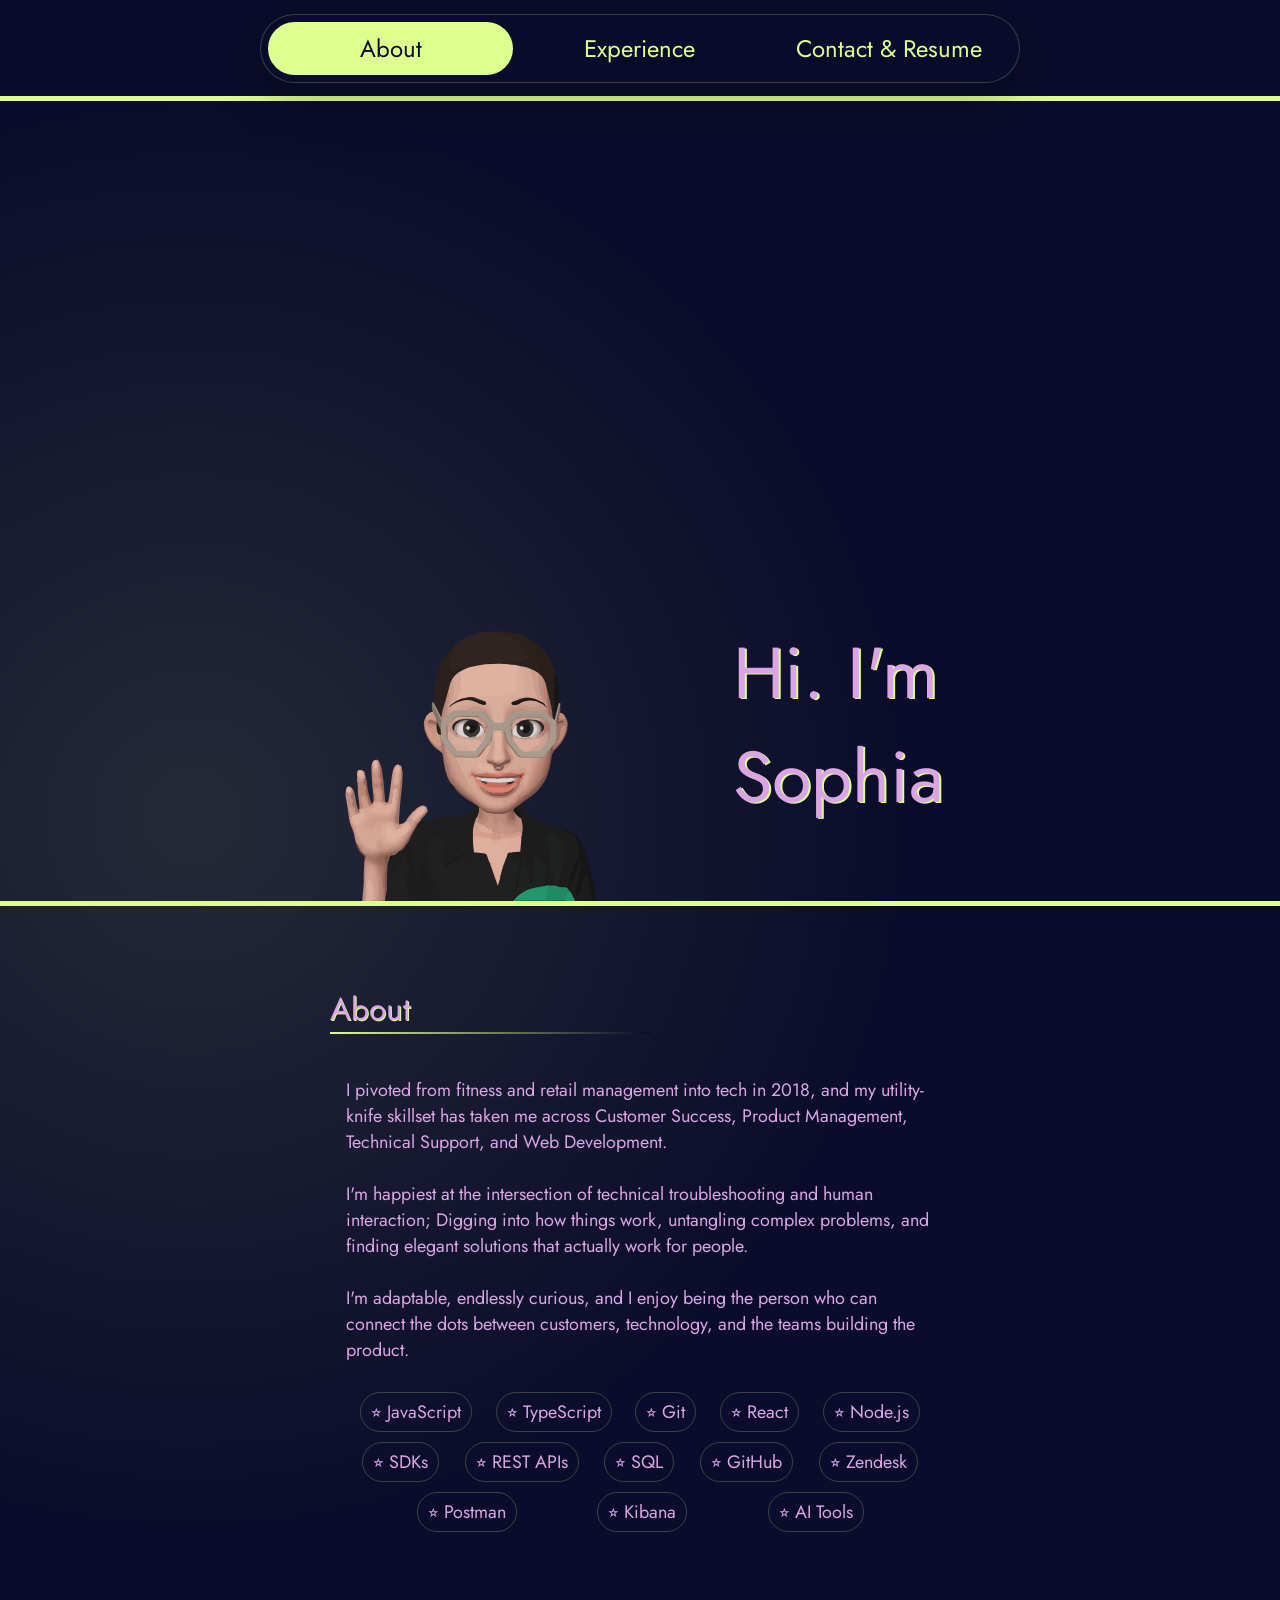
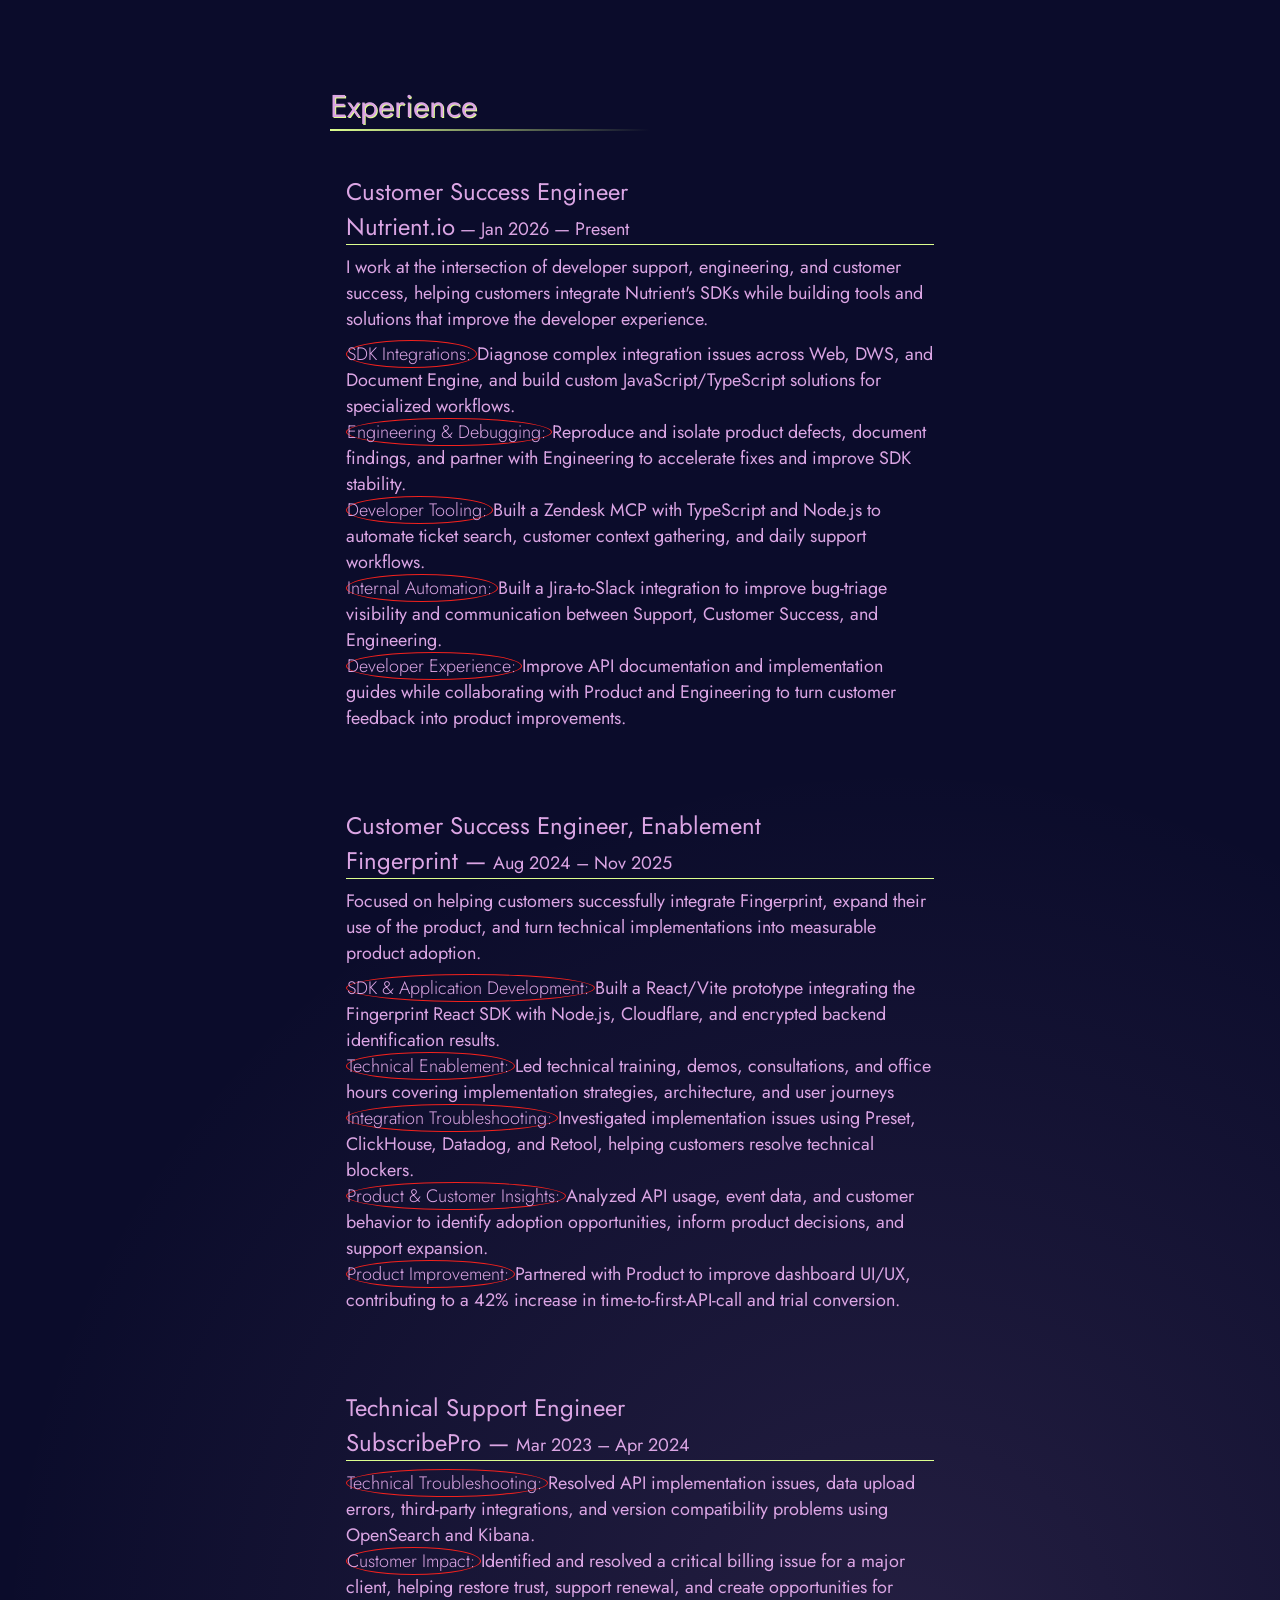
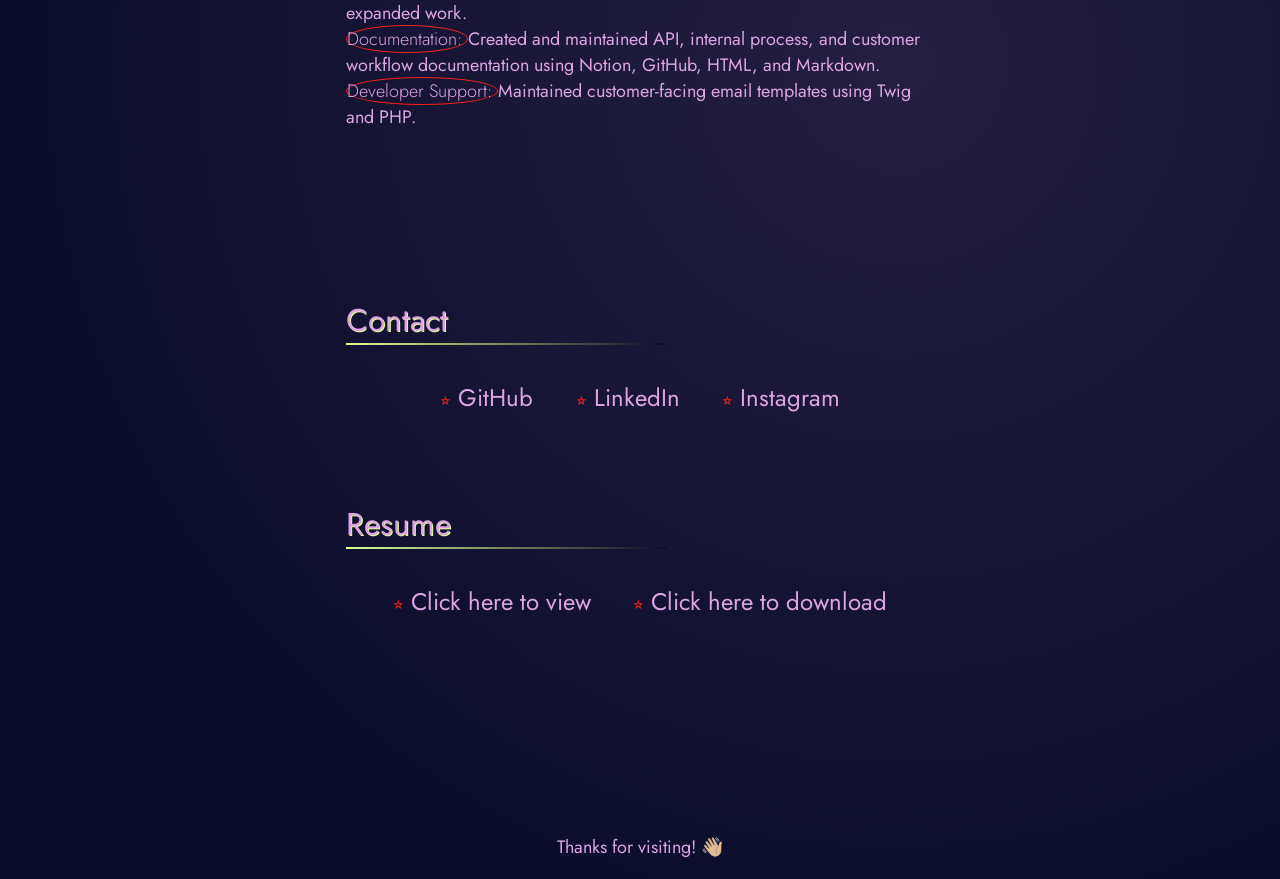
<file: index.html>
<!DOCTYPE html>
<html lang="en">

<head>
  <meta charset="UTF-8">
  <meta name="viewport" content="width=device-width, initial-scale=1.0">
  <link rel="shortcut icon" href="assets/sugar-skull-favicon.png"
    type="image/x-icon">
  <link rel="stylesheet" href="style.css">
  <script defer src="script.js"></script>
  <title>Sophia Banda</title>
</head>

<body>
  <nav>
    <ul>
      <li><a href='#about'>About</a></li>
      <li><a href='#experience'>Experience</a></li>
      <li><a href='#contact'>Contact & Resume</a></li>
    </ul>
  </nav>
  <header>
    <svg width="139.1335mm" height="149.80933mm"
      viewBox="0 0 139.1335 149.80933" version="1.1" id="svg1"
      xml:space="preserve" inkscape:version="1.4.4 (dcaf3e7, 2026-05-05)"
      sodipodi:docname="wave-avatar-final.svg"
      xmlns:inkscape="http://www.inkscape.org/namespaces/inkscape"
      xmlns:sodipodi="http://sodipodi.sourceforge.net/DTD/sodipodi-0.dtd"
      xmlns="http://www.w3.org/2000/svg" xmlns:svg="http://www.w3.org/2000/svg">
      <sodipodi:namedview id="namedview1" pagecolor="#ffffff"
        bordercolor="#000000" borderopacity="0.25" inkscape:showpageshadow="2"
        inkscape:pageopacity="0.0" inkscape:pagecheckerboard="0"
        inkscape:deskcolor="#d1d1d1" inkscape:document-units="mm"
        inkscape:zoom="0.34052542" inkscape:cx="155.64183"
        inkscape:cy="85.162512" inkscape:window-width="1083"
        inkscape:window-height="921" inkscape:window-x="0"
        inkscape:window-y="33" inkscape:window-maximized="0"
        inkscape:current-layer="layer1" />
      <defs id="defs1" />
      <g inkscape:label="Layer 1" inkscape:groupmode="layer" id="layer1"
        transform="translate(-33.956421,-147.2644)">
        <g id="g1"
          transform="matrix(0.26458333,0,0,0.26458333,19.368195,106.30915)">
          <path fill="#202021" opacity="1" stroke="none"
            d="M 381.28455,720.69898 C 351.64578,721 322.29153,721 292.46866,721 c -1.56769,-1.23731 -3.17566,-2.03064 -3.85675,-3.62024 -2.71945,-6.34662 -8.60468,-6.50403 -14.16489,-7.3045 -0.49286,-0.071 -1.14343,-0.14838 -1.45877,0.16436 -5.64438,5.59754 -11.12561,0.95911 -16.02841,-0.94824 -4.98099,-1.93768 -7.07826,-7.46136 -9.95491,-11.94482 -4.70006,-7.32556 -5.33579,-15.8667 -8.26578,-23.68793 -1.06723,-2.84888 -0.86027,-5.89032 -1.74161,-8.79126 -4.18153,-13.76349 -7.37784,-27.79944 -13.61538,-40.94977 -2.00884,-4.23517 -3.6288,-9.87854 0.87912,-14.45892 1.21856,-1.23828 0.38581,-2.83826 0.26463,-4.30371 -0.36719,-4.44031 1.62492,-7.39478 5.47328,-8.2478 3.86359,-0.85645 6.45334,0.89087 7.95772,5.50872 0.63162,1.93885 1.22932,3.8205 3.60165,4.48944 -2.40588,-2.14599 -3.78561,-4.76745 -4.62483,-7.85644 -0.60298,-2.21942 -3.06886,-2.15094 -5.01788,-2.58167 -4.05072,-0.89514 -6.46558,-4.79852 -5.39136,-8.62207 0.7114,-2.5321 2.4012,-4.40472 5.07329,-3.72857 8.57725,2.17029 17.21103,0.36236 25.80423,0.73083 6.91198,0.29651 7.69964,0.92804 7.98132,7.7038 0.5354,12.87677 -2.38589,25.41327 -3.74249,38.10357 -0.49356,4.6175 -1.30283,9.24122 0.83829,14.03089 2.01446,2.60351 3.66531,1.21313 5.34008,0.10052 8.65186,-5.74768 17.5113,-11.16955 26.26627,-16.75525 2.42279,-1.54577 4.72128,-3.10192 8.10251,-2.0097 4.55304,3.9574 6.4794,9.5307 11.33178,14.66553 0.0642,-6.34497 4.23118,-9.26813 7.00577,-13.16968 3.18003,-4.47162 7.34442,-5.55859 12.12577,-5.23645 5.60894,0.37799 7.54531,4.09552 4.96093,9.98236 3.64749,-3.73096 0.66513,-8.33679 3.23819,-11.93408 6.72022,-2.5669 10.39304,-1.1828 13.14661,4.8161 2.20557,4.80511 4.07019,9.75476 5.58816,15.22192 5.42612,12.58258 8.81595,25.48725 13.34507,37.98957 0.5057,1.39599 0.29263,3.16619 1.98208,3.86438 0.4549,-0.88111 0.84629,-1.50831 1.17096,-2.47944 0.10953,-0.46368 0.14768,-0.65185 0.23468,-1.12695 0.14283,-0.87915 0.26755,-1.46625 0.3902,-2.3811 0.18701,-0.97925 0.44223,-1.59717 0.89697,-2.51233 3.43244,-6.89264 5.70002,-13.7572 5.94849,-21.5144 -0.34372,-1.58466 -0.0967,-2.75666 0.49686,-4.21815 0.64044,-1.24139 1.43035,-2.04211 1.40145,-3.53692 0.1392,-1.26373 0.47962,-2.11347 1.15345,-3.20514 3.19946,-3.72974 4.79986,-7.71905 4.93268,-12.66937 0.17681,-1.44318 0.6347,-2.38159 1.50555,-3.57111 2.34906,-2.64752 4.60525,-4.69116 7.98303,-2.87115 3.07657,1.65777 2.66089,4.52484 2.47138,7.44409 -0.60355,9.2984 -4.37397,18.03509 -4.70212,27.38354 -0.0765,2.17835 -1.55792,3.98041 -2.57514,5.88935 -1.99679,3.74719 -3.14181,7.61419 -1.75744,11.94525 0.85306,2.66876 0.24127,5.27221 -1.43949,7.56225 -5.61624,7.65204 -6.86584,16.70697 -8.15371,25.71662 -0.60904,4.26068 -1.01328,8.53076 -3.5856,12.62305 z"
            id="path2" />
          <path fill="#1e1e1e" opacity="1" stroke="none"
            d="m 340.83893,620.66003 c 1.86041,4.58002 0.15124,8.53907 -0.70383,12.55115 -0.23483,1.10193 -0.51459,2.80054 -2.05691,1.92896 -1.7168,-0.97034 -4.42606,-0.47766 -5.17093,-2.51099 -0.73371,-2.00281 1.65411,-1.47876 2.65747,-2.00726 2.99365,-1.57703 2.97369,-3.28485 0.40893,-5.23676 -3.59677,-2.7373 -11.25021,-0.99896 -13.2756,3.04089 -0.59744,1.19172 -0.9816,2.64991 -2.31729,3.12311 -3.93293,1.39344 -4.42169,4.5149 -4.409,8.03949 0.005,1.41925 0.51865,3.31092 -1.29971,3.92096 -1.67539,0.56207 -2.80985,-0.9397 -3.66889,-2.08081 -3.2879,-4.36755 -6.44925,-8.83215 -8.94281,-14.10748 -1.79593,-3.26868 1.16703,-3.44684 1.55368,-3.89246 -11.96054,6.17548 -24.34509,13.80042 -36.16064,22.35108 -1.68408,1.21862 -3.46951,2.78308 -6.17545,1.43249 -3.76242,-4.84491 -2.49786,-10.23572 -2.0487,-15.19232 1.03229,-11.39215 2.76904,-22.72192 4.29419,-34.06702 0.39834,-2.96344 -0.94498,-5.83899 -0.0121,-8.88427 0.52646,-1.71863 -1.3259,-2.02899 -2.68881,-2.026 -5.1611,0.0114 -10.42857,-0.5304 -15.45067,0.33197 -4.32179,0.74206 -8.24249,-0.4137 -12.31972,-0.74769 -1.82013,-0.14904 -3.76649,-2.23693 -4.68486,1.02265 -0.89375,3.17212 0.27071,6.65613 3.14454,6.84332 5.3919,0.35132 7.75518,2.32776 7.99446,7.67371 0.0802,1.79285 2.12999,1.664 3.7003,1.36151 1.37517,-0.26483 2.43225,0.36243 2.45917,1.7583 0.0437,2.26715 -1.09635,4.19629 -2.62864,5.73852 -1.10794,1.11512 -2.22424,0.28089 -2.84838,-0.81225 -1.30051,-2.27777 -3.93921,-3.47211 -3.68961,-7.08862 0.21925,-3.1767 -2.41467,-5.41864 -6.23924,-4.32965 -3.50145,0.99688 -5.15171,3.09161 -3.45087,6.71936 1.43997,3.07135 1.38649,5.44445 -2.30623,6.73608 -0.49124,0.17181 -1.19252,1.25262 -1.08783,1.3963 2.21706,3.04419 0.14755,6.78558 1.84084,10.00287 4.34021,8.24628 6.44894,17.32159 9.4868,26.01575 3.04904,8.72619 3.40391,18.12548 7.60986,26.43762 0.84806,1.67602 0.51479,3.91852 0.89879,5.8659 1.8486,9.37421 7.39502,16.91138 12.40526,24.70588 0.82332,1.28082 2.24953,1.27166 3.59154,1.31561 1.33209,0.0435 2.89462,-0.17694 3.80395,0.86182 2.93152,3.34887 5.39414,3.15936 7.83685,-0.52076 0.38523,-0.58044 1.70838,-1.20593 2.15845,-0.97052 3.76676,1.9704 8.43112,-0.0303 11.84906,2.3805 3.55625,2.50836 6.19379,6.01745 7.08612,10.8883 C 275.97909,721 259.95822,721 243.46866,721 c -4.00134,-4.56494 -5.69757,-10.10181 -7.10344,-15.41913 -3.47739,-13.15216 -6.93755,-26.33624 -10.93012,-39.31055 -2.94455,-9.56866 -5.0453,-19.65936 -11.31007,-28.3872 -1.36368,3.30096 -1.06036,6.70752 -0.69252,10.04199 1.11128,10.07373 2.02159,20.14667 1.72055,30.30402 -0.0801,2.70288 -0.6624,5.27649 -1.3188,7.84088 -0.6064,2.36902 -1.91104,4.44702 -4.58617,4.65326 -2.71394,0.20929 -4.29674,-1.74103 -5.15877,-3.98926 -1.96551,-5.12634 -3.14254,-10.49231 -4.13198,-15.87769 -4.64541,-25.28454 -8.4771,-50.68799 -11.07965,-76.64764 -1.12768,-2.66278 0.16233,-4.52118 1.04199,-6.46228 4.09671,-9.04035 9.14285,-17.55884 14.40196,-26.37146 0.24983,-1.07276 0.48418,-1.75745 1.12617,-2.63886 1.15967,-1.24768 2.43647,-1.91235 3.09864,-3.57617 0.25537,-0.51129 0.37503,-0.70807 0.74304,-1.14667 1.00107,-0.80206 1.76985,-1.32324 3.10135,-1.16827 7.17825,-1.14722 14.10917,-2.07184 20.85409,-3.74597 10.73223,-2.66376 21.74463,-1.56268 32.56934,-2.97534 7.17932,-0.93689 14.45801,-1.70209 21.76736,-0.17322 6.43943,1.34674 10.7334,-3.53461 15.83817,-6.08435 9.5242,-4.75708 16.96396,-12.06787 24.54443,-19.74603 0.58795,-0.6612 1.07279,-0.85083 2.01798,-0.81299 2.74991,1.42505 4.43063,3.49524 6.26578,5.91998 0.87045,3.34851 1.05496,6.34448 0.61517,9.76831 -1.21024,2.6698 -2.96362,4.64179 -3.45819,7.62195 -0.27658,1.09064 -0.6557,1.73718 -1.12415,2.74561 -1.80371,3.55395 -3.57528,6.72174 -4.43988,10.66162 -1.67758,9.23517 -4.36865,17.93432 -3.96686,27.50909 0.007,1.51996 0.14301,2.62586 -0.003,4.14746 0.91919,8.48859 1.14322,16.6217 2.15301,24.69476 0.46891,3.74884 2.45212,5.11383 5.89173,5.38099 3.07028,0.2384 6.45089,-0.42457 8.9234,2.90319 z"
            id="path3" />
          <path fill="#1c1c1c" opacity="1" stroke="none"
            d="m 419.11688,519.67456 c 3.42935,0.77008 5.7103,2.70172 7.84159,4.8028 8.85803,8.73254 17.35424,17.83752 26.8945,25.86413 4.47012,3.76087 9.25775,6.40247 15.12838,7.89569 13.78257,3.50556 28.08094,5.02545 41.68427,10.6529 5.36044,3.39544 10.48227,6.70202 15.84152,9.13024 17.58295,7.96698 21.80444,27.3465 20.12335,42.97083 -1.11633,10.37476 -6.90167,18.97143 -9.65893,28.69989 -3.21118,11.33014 -8.55902,21.97888 -10.901,33.62701 -0.77729,3.86621 -1.64295,7.84827 -4.88221,11.1269 -5.5888,-0.11707 -10.80935,-0.3064 -16.03415,-0.41059 -2.38299,-0.0475 -4.47479,-0.89081 -6.4371,-2.9256 -0.70499,-6.6253 2.00101,-12.28155 3.91483,-17.92956 3.7962,-11.20319 7.22128,-22.41553 7.14587,-34.32581 -0.0551,-8.69537 2.60575,-17.05743 2.51663,-25.74701 -0.10034,-9.78765 -0.3916,-19.30285 -10.22677,-25.11676 -2.84415,-1.68127 -5.13297,-4.19561 -8.21057,-5.61535 -2.43992,-1.12555 -4.45115,-1.30799 -5.96875,1.32208 -1.16645,2.02142 -2.94815,3.17004 -5.2562,3.33588 -3.54199,0.25457 -4.35742,1.99487 -3.72296,5.3775 2.44891,13.0564 5.19327,26.0545 7.58624,39.12305 1.30817,7.14416 2.46991,13.96356 -1.39013,20.81695 -1.95182,3.46539 -0.93451,6.80426 3.06869,8.66449 2.05084,0.95306 3.97263,2.49127 4.12885,4.69757 0.50186,7.08753 3.17089,13.44733 5.89386,19.83374 0.40374,0.9469 0.03,1.96967 -0.45609,3.27527 -0.8678,1.19495 -1.82004,1.50134 -3.2204,1.62927 -1.4707,-0.0625 -2.53839,-0.48706 -3.99743,-0.36877 -2.11335,0.036 -3.87336,0.62573 -6.00611,0.19555 -1.72076,-0.73284 -3.10464,-1.42614 -5.06649,-0.82556 -1.33368,0.002 -2.31315,-0.0156 -3.57447,-0.56738 -4.47442,-6.08276 -5.5271,-12.66455 -4.32327,-19.61487 0.43182,-2.4931 0.80572,-4.78228 -0.0279,-7.31689 -1.15909,-3.52405 -0.56824,-6.97937 1.9963,-9.81232 1.65723,-1.83069 2.16889,-3.88409 -0.22888,-4.89673 -6.29739,-2.65942 -10.10345,-8.60803 -16.11938,-11.60693 -4.48963,-2.23804 -4.9253,-2.13574 -5.02515,2.99719 -0.10974,5.6416 0.43237,11.34503 -1.84512,16.7497 -0.18882,0.44806 -0.29093,1.01165 -0.1846,1.47583 1.77368,7.74365 -2.26508,14.94232 -2.09421,22.53595 0.0467,2.07531 -0.64594,3.95819 -2.24133,5.367 -2.20942,1.95074 -4.85611,1.52173 -6.29535,-1.00958 -0.57862,-1.01764 -1.1626,-2.26984 -1.01316,-3.30554 1.04615,-7.25013 -3.26056,-13.88068 -2.31219,-21.10065 0.24698,-1.88019 -0.0773,-4.13251 -1.56818,-5.05646 -4.81756,-2.98596 -4.87008,-7.5318 -4.75549,-12.27679 0.0156,-0.64319 0.0623,-1.33185 -0.71231,-2.12482 -2.50608,4.78021 -1.43768,10.12372 -2.91974,14.96094 -1.49994,4.89575 -2.23062,10.01642 -3.60422,14.98065 -1.22577,4.42999 -1.3504,9.05396 -2.76022,13.55512 -2.49704,7.9721 -1.96201,16.61364 -4.52179,24.65447 -0.20679,0.64966 -0.0607,1.31635 0.42944,2.26612 0.68595,3.63287 -1.49496,5.45019 -3.90283,7.51477 -0.85727,0.591 -1.52588,0.7774 -2.34137,1.35742 -0.59051,0.44055 -0.95361,0.64429 -1.62482,0.91284 -0.65496,0.26636 -1.0314,0.40875 -1.6477,0.72022 C 405.25,721 404.5,721 403.375,721 c -2.19193,-1.87573 -1.5701,-3.90796 -0.90408,-6.04675 0.94235,-3.026 2.37362,-5.84662 3.52285,-8.78278 4.42756,-11.31177 3.92188,-23.41339 5.88257,-35.11352 0.71241,-4.25129 1.36063,-8.4563 2.73679,-12.60144 1.71206,-5.15687 1.00064,-10.76233 2.16598,-16.10261 0.46808,-2.14489 -1.12066,-3.69818 -3.75,-3.38708 -1.31442,0.15558 -2.66031,0.15112 -3.98697,0.0435 -4.30502,-0.34925 -6.50784,-2.58502 -5.92431,-6.86859 0.56088,-4.11731 0.8392,-8.12561 -0.10974,-12.55207 0.27533,-0.61975 0.42291,-0.8507 0.88012,-1.35254 3.64216,-2.12445 7.44602,-1.4414 11.00043,-2.13513 3.41831,-0.66711 4.6806,-2.12585 5.02408,-5.5025 0.78668,-7.73419 1.04047,-15.52149 2.34515,-23.60443 0.22733,-1.4505 0.40058,-2.50104 0.84058,-3.89673 0.0634,-1.73523 0.36801,-3.01422 0.97845,-4.63074 0.66105,-7.14319 -0.38406,-13.86877 -0.29229,-20.61523 0.0251,-1.84119 -0.34635,-3.61762 -1.06046,-5.73297 -0.18991,-1.16626 -0.25513,-1.94757 -0.33249,-3.09845 -0.12237,-7.56378 -2.90133,-13.75031 -7.28192,-19.29438 -1.21197,-1.53387 -2.90625,-2.74011 -2.96417,-5.31872 1.33096,-3.20496 3.34088,-4.99353 6.97131,-4.73224 z"
            id="path4" />
          <path fill="#1c1c1c" opacity="1" stroke="none"
            d="m 189.40024,592.58905 c 3.12544,5.21008 2.66037,11.04797 3.42094,16.59241 3.02391,22.04345 5.73944,44.12927 10.27939,65.93231 0.74344,3.57043 1.68201,7.1214 2.85216,10.57226 0.53346,1.57319 1.01007,4.02808 3.39979,3.63953 1.81029,-0.29437 2.19701,-2.328 2.52719,-3.96899 1.59124,-7.90778 1.12993,-15.8277 0.61481,-23.82953 -0.5616,-8.72382 -2.9268,-17.46399 -0.49455,-26.26563 0.35222,-1.27447 0.29603,-3.08215 1.70354,-3.32971 1.94715,-0.34247 2.14164,1.77912 2.67828,3.03259 7.45459,17.41218 12.86671,35.47962 17.69615,53.7771 2.27281,8.61103 4.00096,17.47089 8.05457,25.54926 0.93979,1.87286 0.86712,3.8706 0.8674,6.28937 C 224.64577,721 206.29155,721 187.46866,721 c -2.46901,-1.63391 -2.40746,-4.04993 -1.85904,-5.9892 2.08876,-7.38635 -0.25148,-14.42529 -1.39505,-21.51458 -0.93068,-5.76954 -0.84245,-11.51014 -0.71239,-17.27765 0.0417,-1.84949 0.32341,-3.65131 -1.3063,-5.51032 -2.15442,-2.22815 -3.72222,-4.24921 -2.74105,-7.55652 0.86913,-0.97973 1.66056,-1.20843 2.94101,-1.12201 1.45484,0.47339 2.14383,1.23859 2.7818,2.55658 4.68398,4.36304 6.18759,9.96509 8.02693,15.39685 0.0254,0.0751 0.32405,0.11963 0.46405,0.0768 0.14107,-0.0433 0.24329,-0.21338 0.42318,-0.62427 0.45129,-3.18408 -0.4688,-5.84253 -1.4954,-8.85767 -1.03456,-2.49652 -1.82316,-4.67505 -2.11457,-7.40912 -1.39406,-4.26031 -2.83582,-8.10229 -2.74012,-12.70282 -0.12094,-5.82165 -2.40298,-10.70745 -3.70791,-15.83215 -2.35153,-9.23486 -1.87573,-18.77692 -3.03777,-28.5509 0.74234,-5.90619 4.51929,-9.60852 8.40421,-13.49396 z"
            id="path5" />
          <path fill="#202021" opacity="1" stroke="none"
            d="m 180.06412,662.71637 c 0.18565,2.40295 1.3939,4.05206 2.76722,5.99335 1.21279,4.04193 0.39038,7.83246 0.41451,11.6062 0.054,8.45038 2.17427,16.64899 3.05804,24.98919 0.54567,5.1496 0.50156,10.47303 -2.97989,15.39869 C 168.31244,721 153.62488,721 138.46866,721 c -3.34697,-2.78888 -1.30731,-5.96655 -1.09203,-9.41596 0.59764,-2.09057 0.5208,-3.85449 1.10132,-5.94055 2.28037,-4.64703 1.38213,-9.203 1.50592,-13.64441 0.15274,-5.4801 -0.16351,-10.96667 0.28703,-16.83416 7.21694,-6.78156 12.50963,-14.49848 17.01189,-22.87232 2.2464,-4.17822 6.68048,-6.36786 10.15129,-9.35919 2.52934,-2.17993 4.41181,0.53626 5.63626,2.7403 -2.42311,-6.53638 -0.0221,-13.06257 0.71053,-19.58551 0.30551,-2.72004 1.72938,-5.93872 5.27785,-5.56202 3.34756,0.35535 3.6902,3.85901 3.74858,6.28083 0.19815,8.22021 4.14886,15.21539 6.94548,22.93219 -0.45209,4.54803 1.99046,8.31854 2.24087,12.85467 -1.9144,2.68622 -4.20675,4.16852 -7.6691,3.6228 -0.62591,-1.00707 -0.9279,-1.79748 -1.27752,-2.90228 -0.9831,-0.60858 -1.52001,-2.91815 -2.98291,-0.59802 z"
            id="path6" />
          <path fill="#161616" opacity="1" stroke="none"
            d="m 520.8335,694.79059 c 3.69708,-15.86151 8.99084,-30.84497 13.9848,-45.9458 3.15069,-9.5271 8.68103,-18.14374 9.74316,-28.52789 1.37482,-13.44111 -2.43139,-33.16999 -18.53131,-40.04981 -5.4563,-2.33167 -9.92181,-6.98187 -14.94015,-10.89343 7.74215,2.42462 15.84445,5.14795 22.52883,9.82544 6.67261,4.66925 11.66614,11.66644 15.56061,19.03857 12.27106,23.22931 16.08545,49.09351 22.8628,74.03326 4.26861,15.70813 7.39575,31.63086 8.95324,48.28827 C 577.96942,721 574.93878,721 571.4541,721 c -1.91339,-1.29218 -2.42718,-2.92065 -2.57696,-4.85785 -1.16584,-15.07495 -6.68396,-29.29364 -8.38605,-44.8551 -4.53534,5.28619 -7.49481,10.13885 -7.67377,16.88092 -0.17999,6.78113 -2.29492,13.41974 -6.4715,19.09174 -1.6311,2.21527 -3.59887,4.31396 -6.61639,3.3684 -2.9787,-0.93329 -2.60754,-3.83203 -2.86017,-6.30444 -0.91693,-8.97376 1.50336,-17.5072 3.67157,-26.00195 1.68274,-6.59278 3.04389,-13.26856 4.98255,-19.79883 1.38299,-4.65863 1.25158,-9.40253 0.31665,-13.94403 -6.32715,14.20471 -10.94281,29.31933 -16.60181,44.03906 -1.2934,3.36432 -2.25952,7.17841 -7.35956,7.19629 -0.57312,-0.29877 -0.77539,-0.46686 -1.04516,-1.02362 z"
            id="path7" />
          <path fill="#1f2020" opacity="1" stroke="none"
            d="m 403.79687,618.84265 c 2.20856,4.30542 2.26627,8.13599 1.39905,12.48389 -1.03592,5.1936 1.54489,6.72107 7.29471,5.55365 1.64407,-0.3338 3.48126,-2.94031 4.83139,-0.83234 1.44983,2.26367 2.58066,5.104 2.0697,8.0188 -2.34451,13.37537 -5.89935,26.51813 -6.60617,40.20404 -0.65136,12.61176 -4.95895,24.39417 -9.76651,36.34955 C 395.97903,721 388.9581,721 381.46857,721 c -0.0918,-11.08124 2.20745,-21.83008 5.34393,-32.40588 0.59409,-2.00324 1.12424,-4.25312 2.86612,-5.71918 3.22845,-2.71729 3.51739,-5.41992 2.00327,-9.60071 -1.44419,-3.98773 0.38037,-8.50897 2.93295,-12.1261 1.82928,-2.59204 2.49673,-5.30768 2.41055,-8.40716 -0.18643,-6.706 3.80576,-12.63544 3.71121,-19.36304 -0.0181,-1.28461 0.64212,-2.56671 0.88269,-3.86975 0.38953,-2.11011 1.07517,-4.43634 -1.15918,-5.90088 -2.73929,-1.79553 -4.10705,0.75397 -6.11758,2.28223 -2.40936,-2.25153 -1.7782,-4.66211 0.22482,-6.3963 2.58374,-2.23694 5.6622,-3.35407 9.22952,-0.65058 z"
            id="path8" />
          <path fill="#1c1c1c" opacity="1" stroke="none"
            d="m 520.83838,695.32739 c 4.24365,-0.21356 4.92273,-3.55865 5.92102,-6.24469 4.39954,-11.83795 8.54419,-23.77087 12.96991,-35.59875 2.0039,-5.35553 4.44775,-10.54651 7.29449,-15.7254 0.8158,7.31671 2.70764,14.39886 0.6576,21.82281 -3.00458,10.88043 -5.6471,21.86511 -8.23224,32.85522 -1.11212,4.72779 -0.29376,9.61744 -0.41516,14.43183 -0.0249,0.98462 -0.0146,2.29333 1.18426,2.41937 0.85657,0.09 2.07495,-0.38916 2.6463,-1.04034 1.30353,-1.48584 2.50049,-3.13526 3.39972,-4.8927 2.836,-5.54285 4.59119,-11.48102 4.63361,-17.69281 0.0267,-3.89972 1.02643,-7.19098 3.41803,-10.12744 1.68988,-2.07477 3.15991,-4.26356 4.30102,-6.69196 0.55085,-1.17236 1.14978,-2.66644 2.86139,-2.14728 1.29193,0.39197 1.45496,1.71948 1.47449,2.9079 0.22339,13.60217 5.50421,26.26062 7.42071,39.55798 0.52857,3.66712 0.47352,7.27912 0.62647,11.37964 C 559.97913,721 548.95819,721 537.46863,721 c -4.47089,-1.79926 -6.00757,-5.55866 -7.41028,-9.22736 -1.68787,-4.41449 -4.08917,-8.24298 -7.83759,-11.66754 -1.26385,-1.47668 -1.84094,-2.83356 -1.38238,-4.77771 z"
            id="path9" />
          <path fill="#21986b" opacity="1" stroke="none"
            d="m 406.67426,720.35718 c 0.37634,-0.53528 0.66116,-0.80475 1.18548,-1.245 0.68906,-0.63916 1.14172,-1.10455 1.84369,-1.77978 1.89795,-2.03522 3.56152,-3.84589 5.35571,-5.9635 0.59513,-5.01966 4.66886,-6.54438 7.82251,-8.71698 13.22193,-9.10895 28.55298,-11.93891 44.34351,-14.48871 1.57324,-0.10602 2.7688,-0.20258 4.29346,-0.66229 1.73858,-0.31012 2.99792,-0.0421 4.51397,0.93743 4.48123,0.81342 5.77674,3.79676 4.83414,7.12281 -1.991,7.02508 -3.8794,14.03265 -4.67395,21.30932 -0.17282,1.58264 -1.2529,2.67762 -2.86734,3.83643 C 451.31244,721 429.62488,721 407.46866,721 c -0.60773,-0.12567 -0.74683,-0.25128 -0.7944,-0.64282 z"
            id="path10" />
          <path fill="#1e8b62" opacity="1" stroke="none"
            d="m 473.46866,721 c 2.09128,-8.21368 1.2431,-17.16687 5.19382,-25.13733 1.03051,-2.07904 1.04516,-5.02753 -2.37052,-6.55048 -0.42123,-0.39471 -0.56882,-0.557 -0.48111,-0.94927 1.28156,-0.21717 2.32788,-0.20423 3.76386,-0.2417 1.52066,-0.10376 2.65338,-0.19696 4.08804,0.21551 2.358,0.0754 4.397,0.0335 6.82132,-0.0366 0.98285,-0.17542 1.55002,-0.12799 2.29187,0.42706 1.28802,0.2425 2.35239,0.29187 3.81662,0.32752 1.05179,-0.0874 1.59705,0.12597 2.21353,0.85547 3.8989,2.24627 7.89002,2.55011 12.05188,2.46405 3.15003,-0.0651 6.57361,-1.05243 9.63232,1.7575 0.2757,0.27014 0.34876,0.59565 0.44489,0.73206 0.74683,1.10321 1.39764,2.06989 2.10065,3.32495 1.25635,2.86609 1.19012,5.23523 -0.26618,7.85413 -1.83599,3.30182 -3.841,6.62506 -3.89337,10.65405 -0.0206,1.58313 -1.15167,2.70959 -2.58697,4.01025 C 501.97909,721 487.95822,721 473.46866,721 Z"
            id="path11" />
          <path fill="#b68374" opacity="1" stroke="none"
            d="m 94.511856,645.24487 c -1.148094,-3.76605 0.895577,-7.04614 0.719017,-10.86603 0.437233,-0.75775 0.873718,-1.05554 1.789147,-1.28179 7.99601,0.88977 15.17828,3.27728 20.67906,8.61468 7.40381,7.18384 13.69098,15.28278 13.75685,26.39057 0.0146,2.45922 1.14685,4.47174 1.89331,7.07897 0.25121,3.7793 0.0861,7.15693 0.19211,10.9585 0.0764,1.87024 0.39781,3.26477 0.86971,5.07739 0.3769,6.0481 -0.0872,11.66364 0.0889,17.71534 0.0378,3.00958 -0.15573,5.59948 0.68105,8.54046 0.16531,1.32446 -0.0652,2.14148 -0.90234,3.19385 C 131.62944,721 129.2589,721 126.44417,721 c -2.62095,-1.92371 -3.39638,-4.55084 -3.14723,-7.20844 0.97648,-10.41613 1.25747,-20.70184 0.17925,-31.23547 -0.82453,-8.05524 -1.95191,-16.02307 -3.08823,-24.02154 -0.47664,-3.35511 -1.87407,-6.06177 -4.11372,-8.27814 -3.78486,-3.74542 -7.92974,-7.06586 -13.82192,-7.94434 -1.99624,-0.17212 -3.1031,0.52356 -3.970272,1.89954 -0.853271,1.35382 -2.090797,1.99786 -3.970192,1.03326 z"
            id="path12" />
          <path fill="#d8ad9c" opacity="1" stroke="none"
            d="M 114.30178,720.68018 C 108.97791,721 103.95582,721 98.466858,721 c -2.411087,-1.59314 -1.884529,-3.82416 -2.00972,-6.34326 -0.119965,-1.34808 -0.207703,-2.24506 0.224289,-3.53894 0.779182,-1.34357 1.793159,-2.06079 1.759529,-3.34027 -0.157783,-6.00165 0.646134,-12.03089 -0.640571,-18.42127 -0.345444,-2.17645 -0.335534,-3.93493 0.01136,-6.11828 1.140197,-1.94635 1.83448,-3.59784 2.450855,-5.32727 0.6781,-1.90253 1.81622,-3.65162 4.12038,-3.83161 2.46407,-0.1925 3.99844,1.34564 5.14645,3.27503 1.70519,2.86578 2.82623,6.11364 3.5069,9.23419 1.34294,6.1568 4.34882,12.14508 2.18006,18.87701 -0.94742,2.9408 0.45661,6.20105 0.70497,9.32282 0.15618,1.96301 0.37768,4.01452 -1.61958,5.89203 z"
            id="path13" />
          <path fill="#cfa192" opacity="1" stroke="none"
            d="m 114.39999,721 c 0.39298,-7.0553 -0.98861,-14.07495 -0.85528,-21.16895 0.14076,-7.48962 -2.86157,-15.08325 -6.21184,-22.11181 -0.57191,-1.19977 -1.26127,-2.55737 -2.85251,-2.32611 -1.61043,0.23407 -1.67363,1.88031 -2.10036,3.07696 -0.59034,1.65546 -0.41514,3.74176 -3.018222,4.45648 -1.218338,0.1988 -2.023445,0.0538 -3.012809,-0.79473 -1.194901,-4.15302 -0.609559,-8.0329 -0.492539,-12.2995 1.635414,-3.72742 3.127464,-7.02155 3.803108,-10.66858 0.740322,-3.99603 4.104072,-6.90521 7.542102,-6.75446 4.00558,0.17554 5.86805,2.90991 6.67473,6.36347 1.62192,6.94378 3.82415,13.78906 3.38521,21.09961 -0.22209,3.69891 1.09014,7.22027 2.1707,10.71575 1.19967,3.88086 1.83307,7.76563 0.69457,11.7699 -1.19952,4.21887 -1.26249,8.47467 -0.6718,12.80731 0.23668,1.73609 0.74183,3.68427 -1.15746,5.51197 C 116.93333,721 115.86666,721 114.39999,721 Z"
            id="path14" />
          <path fill="#cb9c8c" opacity="1" stroke="none"
            d="m 118.39999,721 c -0.62897,-7.75623 -2.17615,-15.55225 0.30681,-23.22949 0.0957,-0.29602 0.0704,-0.6919 -0.0423,-0.98615 -4.64071,-12.11792 -2.90117,-25.40277 -6.89239,-37.62909 -0.70163,-2.14941 -1.141,-4.85614 -4.10793,-5.01336 -3.39436,-0.18 -5.0214,2.3385 -6.11704,5.0191 -1.41994,3.47394 -1.73185,7.36023 -4.178849,10.72333 -1.394775,-0.58704 -1.903328,-1.70636 -1.635826,-2.83692 1.431443,-6.04956 -0.107719,-12.40405 2.135918,-18.78668 7.685817,-6.12567 7.760847,-5.41632 15.049247,-0.3891 7.00439,4.83142 7.88958,11.79755 8.61784,18.69446 1.07816,10.21051 2.99643,20.34387 3.03743,30.68341 0.0283,7.14325 -2.54715,14.11713 -1.15613,21.32007 0.11925,0.61743 -0.41693,1.2384 -1.12795,2.09711 C 120.93333,721 119.86666,721 118.39999,721 Z"
            id="path15" />
          <path fill="#c49282" opacity="1" stroke="none"
            d="m 122.39999,721 c -2.13593,-7.27399 -0.54332,-14.32666 0.39873,-21.56256 1.46649,-11.2641 -3.02442,-22.15704 -3.59307,-33.36792 -0.0578,-1.13879 -0.87167,-2.30408 -0.73079,-3.37787 1.13481,-8.64966 -6.32689,-11.57049 -10.832,-16.44098 -1.16179,-1.25604 -2.61339,-1.38049 -4.00783,-0.25555 -1.16542,0.94018 -2.27164,1.96551 -4.269048,1.98578 -2.681778,-2.97406 -1.160629,-5.39063 1.215878,-7.87281 14.45849,2.2024 21.41537,9.8678 23.42555,24.3609 1.97697,14.2536 2.03526,28.56232 1.97712,42.88929 -0.0173,4.26971 -0.88338,8.53845 0.0159,13.22479 C 124.93333,721 123.86666,721 122.39999,721 Z"
            id="path16" />
          <path fill="#bc8e80" opacity="1" stroke="none"
            d="m 100.7494,639.78003 c -1.490481,2.30304 -2.008281,4.74939 -1.750468,7.81433 -0.657677,7.45618 -1.316116,14.50922 -1.970139,21.99024 0.141693,4.15258 0.594963,7.87805 -0.02325,12.00707 1.461433,2.08899 0.837196,4.14222 1.019661,6.4668 0.0649,1.22363 0.342811,1.99701 0.39846,3.1955 -0.887298,4.57373 -0.883552,8.77215 -0.140487,13.34918 0.214325,2.13763 0.41249,3.91046 -0.190026,6.02728 -0.10202,1.11585 -0.105766,1.86328 -0.110397,2.98432 -1.924988,2.14105 -0.722748,5.57891 -3.734764,7.14135 C 92.933327,721 91.866661,721 90.399994,721 c -7.1e-4,-12.74609 2.880707,-25.28644 2.831566,-38.53198 1.623337,-6.57111 0.646988,-12.84345 1.099396,-19.03492 0.354019,-4.84509 1.407104,-9.77874 0.103401,-15.06701 -0.249382,-1.1239 -0.291008,-1.87177 -0.250923,-2.98682 2.23973,-0.34851 3.145134,-1.71838 3.651702,-3.55847 0.369896,-1.34363 0.432709,-3.0885 2.914264,-2.04077 z"
            id="path17" />
          <path fill="#21986b" opacity="1" stroke="none"
            d="m 516.46851,721 c -0.69013,-8.06103 4.13372,-14.4834 6.59619,-22.10168 6.44348,3.31182 7.58337,10.458 10.80493,16.25866 0.961,1.73029 1.92438,3.45923 3.00854,5.51593 C 530.31238,721 523.62469,721 516.46851,721 Z"
            id="path18" />
          <path fill="#1e1e1e" opacity="1" stroke="none"
            d="m 183.39999,721 c 2.44138,-9.60974 1.47315,-19.23541 -0.38743,-28.83478 -1.44843,-7.47296 -2.34017,-14.92346 -0.17119,-22.79913 2.22375,1.82428 2.7101,4.22693 2.38933,7.33856 -0.76723,7.44281 -0.26038,14.87634 1.64468,22.1933 1.83003,7.02881 0.51254,14.13257 0.1246,21.65375 C 185.93333,721 184.86665,721 183.39999,721 Z"
            id="path19" />
          <path fill="#a4766a" opacity="1" stroke="none"
            d="m 133.25812,710.25842 c -0.23511,-6.28082 -0.24524,-12.30139 -0.25403,-18.79016 0.19974,-0.66235 0.39809,-0.85644 0.98459,-1.20569 1.88164,-0.38195 3.10626,0.26721 4.56529,1.36231 0.86374,1.31134 1.01427,2.39038 0.82954,3.91028 -2.84463,5.05853 -2.16172,9.88012 -0.61967,15.09484 -0.29991,3.42988 -0.69115,6.50055 -0.92311,9.97065 C 136.93333,721 135.86665,721 134.39999,721 c -0.39647,-0.7522 -0.39296,-1.50433 -0.38659,-2.63257 -0.24736,-2.86181 0.49489,-5.41833 -0.75528,-8.10901 z"
            id="path20" />
          <path fill="#cb9c8c" opacity="1" stroke="none"
            d="m 94.399994,721 c 0.399177,-2.42218 0.35363,-5.25592 3.251617,-6.91394 0.339913,1.94763 0.349579,3.99286 0.353813,6.47607 C 96.933327,721 95.866661,721 94.399994,721 Z"
            id="path21" />
          <path fill="#3b3737" opacity="1" stroke="none"
            d="m 406.59427,720.19934 c 0.17148,-0.10797 0.29764,0.34399 0.35168,0.57233 C 407,721 406.5,721 406.25,721 c -0.1705,-0.26843 -0.0296,-0.49933 0.34427,-0.80066 z"
            id="path22" />
          <path fill="#2e2421" opacity="1" stroke="none"
            d="m 292.77429,178.16692 c 9.14743,-8.61301 20.3252,-12.68625 31.69672,-16.21331 13.1893,-4.09092 26.79468,-5.75111 41.04071,-5.9956 3.93136,0.27084 7.39718,0.54629 10.89398,0.59913 4.56009,0.0689 8.92804,1.34232 12.71674,3.88388 3.77636,2.53328 7.47287,4.97408 12.27725,4.7441 0.48147,-0.0231 1.05734,0.10339 1.42886,0.3959 6.51248,5.12743 15.00211,7.59748 20.11295,14.53861 2.52874,3.43432 3.6954,7.69771 5.53253,11.54706 1.71445,3.59227 -2.71478,4.71821 -4.27444,6.80111 2.88018,-2.26455 5.59539,-1.89994 7.49209,1.4101 1.07306,1.87273 2.66223,2.83703 4.31003,3.96271 4.0907,2.79452 4.91775,6.15344 2.22034,10.21432 -1.16111,1.74806 -1.37891,3.03726 -0.60251,4.96321 0.97647,2.42229 0.068,4.62995 -2.04285,6.13208 -2.09348,1.48976 -3.93881,0.21796 -5.35693,-1.14355 -1.93515,-1.85794 -3.97635,-1.77814 -6.41892,-1.56677 -4.8836,0.42257 -9.87677,-0.50026 -15.02334,1.32615 -4.05903,0.15091 -7.74512,-0.7866 -11.80832,0.14014 -1.12143,0.33276 -1.85556,0.24457 -2.87549,-0.21149 -1.11444,-0.8388 -1.96912,-1.32457 -3.39154,-0.71216 -0.81635,0.12447 -1.29611,0.10115 -2.14252,-0.0857 -3.10461,-2.06202 -6.28879,-1.09729 -9.12854,-0.98117 -7.67224,0.31377 -15.43515,-0.34494 -22.97122,0.64621 -4.42792,0.58237 -9.33118,0.12049 -13.48706,2.66645 -0.82581,0.50589 -1.81507,0.76158 -2.85642,0.77472 -12.07956,0.15222 -23.68038,2.46397 -35.13049,6.47972 -7.23816,2.53851 -14.63171,4.3625 -20.67993,9.40809 -0.89407,0.74584 -2.09491,1.01694 -3.306,0.88366 -5.64609,-0.62136 -10.88269,-8.2185 -9.19037,-13.62824 0.66101,-2.11298 1.29569,-4.23184 0.94815,-6.34717 -0.77948,-4.74455 -0.30954,-9.56126 1.40668,-13.73248 3.27356,-7.95647 1.88901,-18.0325 10.42856,-23.66762 1.9248,-1.27016 3.91214,-2.54338 5.12265,-5.13098 0.25686,-0.30742 0.28903,-0.27872 0.27038,-0.28619 0.77951,-0.6491 1.83585,-0.86464 2.78827,-1.81491 z"
            id="path23" />
          <path fill="#2a211e" opacity="1" stroke="none"
            d="m 289.62964,180.02713 c 0.66873,3.35895 -0.75195,5.35956 -4.01325,6.82408 -4.55243,2.04434 -6.66149,6.89433 -5.88821,11.89851 0.20727,1.34154 0.5177,2.78037 -0.30634,3.8835 -4.55557,6.09829 -4.7435,13.09676 -4.44265,20.24512 0.10434,2.47875 -0.0379,4.85668 -1.2302,7.25845 -1.38223,2.7845 -1.09137,5.44841 2.42325,6.91098 2.64469,1.10056 9.00684,0.9302 11.81803,-0.52494 11.17727,-5.78563 23.30462,-8.27106 35.55383,-10.56649 10.61252,-1.98869 21.59845,-1.78534 31.9068,-5.472 2.34344,-0.8381 4.51931,0.53368 6.99572,0.37513 8.6991,-0.55697 17.5611,-1.98265 26.40787,0.77693 -0.63095,1.87626 -2.33072,2.32844 -3.80456,3.65994 -5.63507,1.23807 -10.97715,0.80011 -16.28241,0.83267 -16.03137,0.0985 -31.81314,2.26801 -47.47977,5.43308 -8.40903,1.69887 -16.01202,5.52334 -23.92721,9.55333 -6.84238,3.09686 -11.42289,8.24405 -16.11591,13.81231 -2.9401,3.77057 -3.98361,7.95923 -5.00342,12.10593 -1.30026,5.28726 -2.91464,10.48319 -4.42767,16.10837 -2.66309,6.64535 -3.06363,13.56958 -6.13031,20.10098 -1.90491,10.05832 -5.35208,19.35703 -6.8624,29.10916 -0.17819,1.15048 -0.75217,2.1706 -1.79819,3.34482 -2.08394,1.22742 -3.26881,0.21185 -3.95349,-1.18246 -4.46861,-9.10001 -9.29576,-18.02448 -13.40915,-27.29767 -0.19476,-0.43906 -0.008,-0.98511 0.23105,-1.84119 0.17844,-20.84769 1.28418,-41.30429 7.21274,-60.98297 5.95077,-19.75238 15.70291,-37.71899 29.99908,-52.81755 3.80802,-4.0217 6.52515,-9.37216 12.52677,-11.54802 z"
            id="path24" />
          <path fill="#281f1d" opacity="1" stroke="none"
            d="m 433.75604,168.17944 c 11.88889,4.52744 21.77072,11.57633 30.74204,20.52065 13.3699,13.32969 21.52514,29.67573 29.47378,46.29733 1.54035,3.22109 2.24356,6.58029 2.05466,10.56932 -0.45557,2.70502 -0.71146,5.03935 -1.48142,7.23145 -1.1763,3.34881 -1.02175,7.02401 0.58253,9.68896 2.54669,4.23053 3.33129,7.57059 -0.38972,11.4083 -0.86672,0.89395 -0.76119,2.96548 -0.18041,4.3461 1.50067,3.56732 1.19689,7.14944 0.44488,10.75662 -1.37949,6.61694 0.56158,13.18649 0.2337,19.80343 -0.13907,2.80723 0.1413,5.57361 -0.81652,8.33097 -1.06873,3.07684 -0.0208,5.86737 2.00323,8.69305 0.30515,0.48755 0.39975,0.69782 0.5611,1.24549 -0.01,1.82037 -0.81812,3.30398 0.15515,5.13165 -0.44583,3.23553 -0.13416,6.38229 -2.80518,8.92944 -0.59637,0.26816 -0.85608,0.32944 -1.51507,0.33277 -1.67887,-0.62586 -2.56272,-1.68155 -3.76081,-2.96582 -0.28665,-0.61866 -0.36081,-0.88331 -0.484,-1.5564 -2.38254,-13.05329 -4.83234,-25.67825 -7.97098,-38.14841 -1.03775,-4.1232 0.1885,-8.67642 -2.71488,-12.77255 -3.1824,-8.56131 -3.94571,-17.37698 -6.91891,-25.60907 -0.33414,-0.9252 -0.48523,-1.92505 -1.43982,-2.94373 -2.74835,-3.56315 -4.92041,-7.11357 -8.10672,-10.29509 -5.60715,-4.39048 -11.26096,-8.0323 -17.88226,-10.75965 -5.39072,-1.95736 -10.50831,-3.60592 -16.01548,-5.25174 -3.8678,0.16777 -7.12893,-0.70197 -10.65671,-2.20713 -1.78951,-0.0353 -2.98614,-0.50274 -4.15014,-1.85231 -0.65738,-3.47294 1.39874,-5.05427 3.84946,-4.55003 5.42471,1.11616 11.43753,-0.61772 16.30017,3.21437 1.62744,1.2825 3.56762,0.50917 5.31744,0.6797 5.9541,0.58019 11.64645,2.10958 17.3385,4.54413 0.11295,-7.49924 -1.37097,-14.22121 -2.05002,-21.02045 -0.22003,-2.20297 -1.43121,-3.97953 -3.10156,-5.52172 -2.42563,-2.23954 -3.62503,-5.20919 -3.8154,-8.4397 -0.24246,-4.11452 2.17407,-5.54674 6.38922,-4.00844 -0.58328,-0.77046 -1.79852,-1.04111 -2.08288,-1.90434 -2.7529,-8.35567 -9.69983,-12.83625 -16.19254,-17.75609 -1.30423,-0.98831 -1.93579,-2.27158 -0.91443,-4.16106 z"
            id="path25" />
          <path fill="#d5a594" opacity="1" stroke="none"
            d="m 83.128296,531.26831 c 0.13739,-0.82806 0.267105,-1.39087 0.648689,-2.10333 1.547356,-1.92053 2.775894,-3.78766 5.760552,-3.6684 2.273819,1.00775 3.864883,0.10877 5.533935,-0.6521 5.567898,-2.53821 11.434758,-2.78338 17.742038,-1.95398 3.9262,3.56604 0.55168,5.26239 -1.77206,7.60675 2.38044,1.69196 5.22852,2.99219 7.61512,3.11158 10.81194,0.54089 22.18654,4.81024 31.87997,-4.22412 2.51978,-2.34846 3.43164,-5.13288 4.3946,-8.10199 0.82156,-2.53315 1.42007,-5.32099 5.44636,-4.48468 1.47089,1.5675 1.65961,3.16644 1.47878,5.25225 -0.45168,1.41419 -0.9224,2.39246 -1.0602,3.87885 0.13965,2.09338 -0.48183,3.54004 -1.66977,5.18536 -0.68329,0.79712 -1.35361,1.07575 -1.76625,1.55725 -5.87006,6.85004 -12.81221,10.60187 -22.26213,9.04395 -3.75719,-0.61945 -7.0556,2.61505 -10.98842,2.86511 -3.449,0.2193 -6.6121,0.16144 -9.37954,-2.21063 -2.00326,-1.7171 -3.8679,-1.23529 -5.81672,0.32635 -6.99669,5.60682 -10.537823,13.56458 -14.575832,21.18457 -1.17157,2.21094 0.6847,2.74402 2.097633,2.88501 4.153849,0.41455 7.498009,2.16083 10.688229,4.84748 2.72368,2.29364 5.785,1.09954 7.045,-1.8396 2.09813,-4.89417 5.75233,-6.51026 10.42587,-8.65613 5.52607,-2.53735 11.37254,-3.17706 17.16146,-5.55231 1.11257,-0.38666 1.88509,-0.4212 3.06501,-0.24255 3.33712,0.30334 6.34787,-0.0931 9.59236,1.0824 0.92631,0.14202 1.44739,0.25299 2.30614,0.59887 0.74392,0.52515 1.06326,0.92127 1.42675,1.72461 0.34772,3.72705 0.94023,6.95233 4.25766,9.23535 0.99591,0.26294 1.60801,0.56403 2.42815,1.2107 0.36591,0.45538 0.47708,0.66528 0.61487,1.23266 -0.0503,0.58466 -0.12712,0.81195 -0.42598,1.32282 -1.01384,0.8305 -1.7341,1.47033 -2.83634,2.20331 -0.56521,0.2246 -0.80066,0.28833 -1.39975,0.37548 -3.58273,-0.3233 -5.07917,-2.76019 -6.68118,-5.11621 -3.0056,-4.4201 -9.71165,-6.95117 -14.80305,-5.67944 -2.4178,0.60388 -4.24994,1.84125 -5.0076,4.33777 -0.38629,1.27283 -0.81674,2.52771 -1.33907,3.75354 -3.073,7.21204 -1.44455,12.84643 5.11057,17.39215 1.50221,1.04175 3.18748,1.888 4.41585,3.22851 4.72906,5.16102 10.402,4.34846 16.07818,2.45252 3.13117,-1.04584 5.95113,-2.8584 8.52916,-5.0492 2.23908,-1.90271 4.53659,-3.9215 8.07745,-3.76239 1.34029,6.02015 -3.12298,8.72181 -6.53936,11.77076 -8.3545,7.45599 -18.86128,7.0581 -29.08991,7.28222 -2.94467,0.0646 -5.30366,-1.755 -7.41229,-3.72479 -0.73317,-0.68493 -1.18619,-1.62842 -1.93614,-2.27545 -1.91832,-1.65497 -3.29635,-5.01361 -6.36255,-3.7807 -2.72511,1.09564 -1.22259,4.08557 -1.23771,6.29626 -0.0762,11.13831 -5.64807,14.34082 -16.30212,10.84412 -8.45834,-2.77606 -14.644543,-8.16156 -20.923863,-13.85718 -2.609176,-2.36664 -2.589416,-5.62018 -3.684028,-8.49627 -2.388344,-6.27534 -5.545731,-12.14075 -6.517784,-19.10377 -0.642029,-4.59893 -3.992981,-9.03314 -8.20092,-12.63653 -2.320855,-4.05054 -2.745034,-8.20471 -2.975266,-12.75494 0.787109,-1.39911 1.764076,-1.82435 3.265778,-1.99146 3.732513,2.20142 3.835403,6.25061 5.647056,9.32404 4.049774,6.87036 6.167572,7.48144 12.152863,2.15204 4.642288,-4.13361 6.795883,-9.68152 7.821396,-15.69031 0.190193,-1.11432 0.340263,-2.45301 -1.085739,-2.96961 -1.208939,-0.43798 -1.747391,0.63251 -2.346688,1.38605 -2.858001,3.59363 -6.168869,4.92401 -10.569511,1.84308 -0.676598,-1.27326 -0.481453,-2.22565 0.110893,-3.47388 0.63253,-0.83526 1.18441,-1.23388 1.988045,-1.79529 0.533447,-0.40545 0.817886,-0.64477 1.246483,-1.11413 0.497871,-0.61524 0.853889,-1.00727 0.914871,-1.8324 z"
            id="path26" />
          <path fill="#2a211e" opacity="1" stroke="none"
            d="m 433.77319,167.6929 c 0.30393,0.7428 0.23181,1.59552 0.4494,1.67725 6.0665,2.27936 8.89826,8.50241 14.24775,11.62817 0.56961,0.33283 1.58679,0.50697 1.69375,0.9317 1.25904,4.99877 2.81662,9.74427 7.53028,12.74121 0.43899,0.2791 -0.0712,1.59084 -1.00434,1.93485 -1.33908,0.49362 -2.19858,-0.19382 -2.92502,-1.23013 -1.0802,-1.54096 -1.83209,-4.23414 -4.38009,-2.63828 -2.45584,1.53809 -0.93109,3.81749 -0.15097,5.79504 0.76791,1.94663 0.94461,4.24764 3.60522,4.91492 0.59729,0.1498 1.24961,1.19879 1.37839,1.9225 1.12378,6.31513 4.11508,12.43651 2.5292,19.03723 -0.52175,2.17168 0.45795,3.0346 1.83555,4.06379 1.01635,0.7593 1.48876,1.83702 1.05935,3.07102 -0.46997,1.35067 -1.72274,1.42212 -2.90033,1.4197 -1.1585,-0.002 -2.60458,0.31408 -3.42993,-0.24259 -7.00583,-4.72525 -15.77902,-2.89927 -23.18429,-6.49646 -3.96643,-1.92672 -9.01657,-0.35298 -13.37763,-2.11235 -1.19748,-0.48307 -2.6001,0.28029 -3.6423,1.83046 -0.905,0.93283 -1.72321,1.05307 -3.00488,0.73734 -1.58176,-1.18491 -2.11249,-2.4128 -1.34589,-4.32243 6.23953,-3.87156 13.10904,-0.39939 19.29935,-2.74297 2.20391,-0.83438 2.60189,1.37062 3.35055,2.80682 0.53616,1.02852 1.21359,2.16834 2.60169,1.9157 1.31222,-0.23885 1.56124,-1.59496 2.08428,-2.59804 0.61365,-1.17683 0.57874,-2.26167 -0.71841,-2.97815 -3.68201,-2.03377 -4.36532,-3.73277 0.45749,-5.02844 1.74124,-0.46779 2.06421,-1.9565 2.13269,-3.54741 0.0873,-2.02727 -0.57971,-3.65262 -2.54813,-4.39665 -2.72491,-1.03003 -5.14578,-2.12593 -5.67843,-5.54314 -0.29953,-1.92151 -1.78153,-2.21362 -3.39533,-1.09331 -1.22299,0.84899 -2.33923,1.96297 -3.68649,2.48969 -1.29459,0.50616 -3.19815,1.03343 -3.89456,-0.7853 -0.56891,-1.48582 0.74215,-2.41359 2.12399,-2.80096 1.19425,-0.33479 1.86081,-1.37192 2.81955,-1.93166 3.53119,-2.06161 5.17978,-4.12846 0.73737,-6.9714 -0.39905,-0.25539 -0.96884,-0.76378 -0.93402,-1.10028 0.65261,-6.30614 -4.89518,-8.43184 -8.0485,-12.19769 -1.76343,-2.10593 -3.50213,-3.46091 -6.3714,-2.41311 -1.82278,0.66564 -2.9129,-0.0893 -3.07248,-2.01779 -0.19583,-2.3665 -1.78689,-4.16456 -3.74939,-3.96408 -6.79702,0.6944 -11.5509,-3.45854 -16.69213,-6.53679 -4.05469,-2.42767 -8.22174,-3.29673 -12.81565,-2.94589 -2.20346,0.16828 -4.2749,-0.45967 -6.49771,-1.78137 6.25427,-2.86347 12.81888,-0.53861 19.29358,-0.0223 12.35327,0.98503 24.66071,2.53908 36.52771,6.57137 3.93781,1.33802 7.67075,3.04531 11.69116,4.95022 z"
            id="path27" />
          <path fill="#bc8e80" opacity="1" stroke="none"
            d="m 80.041031,535.73474 c -0.26915,1.13483 -0.555077,1.89649 -0.984558,2.93091 -0.403923,1.43964 -1.203156,1.96051 -2.693718,2.05579 -3.663574,-1.81159 -5.347939,-4.7475 -6.250229,-8.23517 -0.165314,-0.63898 -0.190643,-1.31977 -0.418694,-1.9386 -0.646461,-1.75409 -1.626365,-3.90558 -3.640441,-3.26306 -1.944146,0.62024 -0.94394,2.8811 -0.534043,4.37445 0.523087,1.9057 1.358315,3.72668 1.845879,5.65594 0.69326,2.74317 0.547851,5.2666 -2.106987,7.44995 -0.303475,4.25043 1.661323,7.80591 2.492218,11.95734 6.486885,8.92535 8.218826,19.36877 11.775421,29.46747 1.292808,15.04596 10.88504,23.95453 22.650121,30.12701 6.84682,3.59217 15.03623,1.38965 21.7927,-2.52594 3.67774,-2.13134 7.26239,-3.25781 11.29598,-2.77673 2.39239,0.28534 4.66229,0.12689 6.79303,-0.72077 8.12121,-3.23059 17.09302,-4.21099 24.5027,-9.34851 1.79019,-1.24121 3.62639,-2.33398 4.82066,-4.66687 0.32563,-0.77984 0.54421,-1.20562 1.04251,-1.87048 1.48445,-1.21777 2.75664,-2.15619 3.25318,-4.14148 0.23436,-0.51044 0.35359,-0.70221 0.70831,-1.13464 2.76559,-2.18872 4.09222,-4.91596 5.21448,-8.15229 0.39891,-1.48077 1.3604,-2.20538 2.17195,-3.453 0.84056,-0.98212 1.55627,-1.61139 2.32468,-2.67456 4.44192,-3.30627 7.29313,-7.099 7.48437,-12.54217 0.0511,-1.45447 0.56247,-2.96314 1.50633,-4.14667 4.14669,-5.19989 9.96953,-8.46808 14.89751,-12.77185 0.47516,-0.41492 1.27715,-0.0789 2.2144,0.38782 1.03691,1.06927 1.27751,2.04058 0.98993,3.49591 -0.33965,2.26806 -2.09416,3.22912 -3.19624,4.94268 -0.35189,0.13276 -0.43003,0.33088 -0.50081,0.41034 -0.36453,1.26331 -1.34403,1.79236 -2.56311,2.49646 -1.07154,0.33606 -1.97516,0.21155 -2.77757,1.19763 -1.57895,1.17994 -2.52981,2.3841 -2.73755,4.42322 -0.72023,1.55219 -0.79219,2.80921 -0.29842,4.44135 -0.91855,3.07538 -3.19156,4.87659 -4.92175,7.48846 -1.15622,1.10266 -2.26393,1.67963 -3.51546,2.71094 -4.41101,5.63623 -7.4052,11.76587 -11.50964,17.17444 -6.06462,7.99151 -12.52306,14.90503 -23.0763,17.48675 -8.30406,2.0315 -16.09321,5.66211 -24.99263,5.77259 -5.48568,0.068 -10.26696,3.90741 -15.90446,4.96374 -7.96675,1.49274 -15.39893,0.86243 -22.863107,-1.77081 -0.785881,-0.27728 -1.600434,-0.43817 -2.824829,-0.53381 -1.185349,-0.10071 -1.911149,-0.3487 -2.800316,-1.11908 -0.659622,-3.44794 -2.200325,-5.99115 -4.8107,-8.33649 -2.657089,-3.44824 -3.848709,-7.34369 -6.385261,-10.86817 -0.557091,-1.36523 -0.93319,-2.42968 -1.373909,-3.83422 -0.118225,-0.90686 -0.252671,-1.45044 -0.638977,-2.21308 -0.171021,-0.97906 -0.232682,-1.69793 -0.356705,-2.77221 -0.11985,-0.92109 -0.254112,-1.46467 -0.635147,-2.22883 -1.248222,-9.00927 -4.112877,-17.34838 -7.720078,-25.23413 -3.890541,-8.50512 -4.348072,-17.49389 -5.598163,-26.36907 -1.353237,-9.60749 -3.164166,-19.13154 -4.553688,-28.71998 -0.867989,-5.98959 -2.331173,-12.02713 -0.889569,-18.47711 1.53336,-0.98361 2.509488,-0.26532 3.416489,0.39646 1.511189,1.10272 3.053833,2.35208 4.661751,0.38037 1.370529,-1.68064 1.301407,-3.71048 0.265571,-5.5289 -0.852428,-1.49652 -2.814643,-2.36655 -2.34547,-4.82733 3.852077,-0.35346 6.264103,1.62402 8.104839,5.00879 2.235833,4.6 2.314186,8.91769 0.06177,13.12722 -1.315712,2.45893 -1.482453,4.64658 0.406967,6.85538 2.360016,2.75903 2.8162,5.88226 1.65834,9.2984 -0.602378,1.77728 -1.067359,3.74487 0.637894,5.06256 5.039971,3.89447 5.879273,9.73798 7.428551,15.65564 z"
            id="path28" />
          <path fill="#a4766a" opacity="1" stroke="none"
            d="m 260.18091,419.22324 c -1.53363,-1.21244 -1.11161,-2.67045 -1.12845,-3.91437 -0.0471,-3.47586 -1.71198,-5.6965 -4.6371,-7.47986 -14.44434,-8.80618 -24.25229,-21.50647 -30.40106,-37.10312 -1.66942,-4.23456 -3.66593,-8.43002 -3.81096,-13.46307 0.3361,-0.45777 0.57667,-0.56787 1.21313,-0.71817 4.00983,2.0072 4.38024,5.87671 5.51082,9.26989 0.57485,1.72522 1.09808,3.48642 1.63811,5.62101 0.18327,2.31347 0.76358,4.04507 2.57477,5.58777 5.07222,7.98104 10.9197,14.81076 18.31163,20.72729 2.09529,2.25626 4.72386,3.46478 6.32963,5.85828 0.0841,-0.29508 -0.0116,-0.55106 -0.30536,-1.08619 -0.70572,-2.79153 -1.29402,-5.28106 -1.23211,-8.2655 -0.47142,-2.32278 -0.4074,-4.25149 0.005,-6.58307 0.26977,-0.9418 0.4617,-1.46579 0.96147,-2.29974 4.59628,-0.26797 7.29236,2.58969 8.83346,9.19977 -2.8045,3.81564 -0.98556,7.61246 -0.23663,10.87735 3.92471,17.10943 7.97315,34.22683 14.54742,50.56637 2.82459,7.02011 8.46155,12.24463 12.91034,18.2218 8.0105,10.76249 19.00803,18.3407 28.91614,27.07001 7.45349,6.56677 14.65994,13.62348 23.11643,18.77014 13.56408,8.25519 28.32376,10.97718 43.75332,5.41004 4.29914,-1.55121 9.04709,-2.48639 12.46839,-6.56812 0.46408,-0.73694 0.78534,-1.11224 1.45239,-1.66223 1.8197,-0.81811 3.61246,-0.76099 5.17584,-2.21814 2.21893,-0.0535 4.02924,-1.5957 6.19965,-0.0937 0.31286,0.54328 0.38928,0.78876 0.46197,1.42346 -3.81387,5.4986 -8.74618,9.23993 -14.40527,12.04767 -11.6214,5.76599 -23.96747,7.20514 -36.73651,6.02362 -0.82648,-0.0764 -1.65405,-0.16974 -2.86545,-0.0337 -1.12448,0.24164 -1.87357,0.13764 -2.98422,0.0562 -1.29489,-0.1814 -2.09796,-0.74555 -3.38541,-0.91022 -3.65799,-0.19922 -5.35428,-3.43433 -8.6362,-4.40601 -2.96692,-2.95666 -6.04788,-5.14807 -9.8916,-6.8363 -0.72067,-0.34552 -1.08432,-0.61664 -1.6247,-1.19995 -0.86901,-1.47968 -1.72982,-2.44983 -3.48156,-2.84974 -0.69559,-0.3551 -1.05216,-0.6206 -1.59693,-1.17755 -0.94336,-1.35467 -1.76211,-2.34301 -3.46649,-2.74963 -0.70874,-0.34583 -1.06824,-0.61707 -1.60815,-1.19611 -1.02021,-2.42169 -2.20789,-4.20272 -4.96692,-4.87442 -0.50726,-0.2641 -0.6965,-0.3973 -1.11603,-0.79171 -3.35873,-5.23069 -9.16022,-6.8754 -13.26752,-10.6941 -2.60943,-2.42605 -5.56384,-4.66745 -9.14709,-6.48748 -1.1936,-0.63147 -1.8634,-1.33124 -2.65131,-2.41858 -1.84936,-4.26694 -5.5299,-6.47852 -8.18356,-9.57651 -5.42194,-6.32977 -11.36807,-12.31775 -13.87466,-20.96271 -0.24296,-0.91876 -0.40247,-1.52487 -0.80225,-2.3627 -0.94623,-1.22476 -0.99942,-2.53494 -1.91309,-3.75726 -0.42526,-0.49277 -0.63073,-0.77368 -0.70257,-1.29511 -0.23651,-2.67581 -0.68912,-5.08835 -2.00971,-7.63244 -0.28622,-1.35901 -0.37915,-2.40046 -0.49322,-3.83417 -0.15961,-0.5491 -0.29807,-0.70602 -0.56635,-1.14868 -0.71338,-4.09037 -1.29693,-7.89499 -1.89849,-12.00266 1.30001,-2.173 1.40576,-4.02423 -0.35297,-6.07763 z"
            id="path29" />
          <path fill="#7d554b" opacity="1" stroke="none"
            d="m 343.69931,527.73694 c 3.5834,0.46826 5.35022,3.86194 8.95273,4.16296 0.93979,0.0835 1.47604,0.26306 2.18619,0.77466 0.97003,0.20288 1.70111,0.24695 2.79837,0.29907 11.7901,1.7663 23.08603,1.98627 34.12503,-2.28821 8.4548,-3.27386 15.76187,-7.95672 22.05246,-14.67401 5.1853,-5.53711 11.77456,-9.64819 17.75918,-14.36633 10.44464,-8.23422 20.30252,-16.97705 28.55436,-27.54755 8.29351,-10.62387 14.2871,-22.22409 17.43658,-35.29876 2.5155,-10.44278 5.30579,-20.83533 6.08401,-31.61649 0.0846,-1.17242 0.26062,-2.31592 -0.45279,-3.77774 0.004,-4.45297 1.80573,-7.39178 6.11027,-8.84601 2.67275,1.00568 1.8869,3.30658 2.49008,5.34244 4.05285,-5.15149 10.19784,-7.83606 13.55606,-13.80389 0.17334,-0.5412 0.23379,-0.76087 0.44864,-1.28568 1.17977,-1.46368 2.40768,-2.49713 2.595,-4.54782 0.25244,-1.32907 0.73953,-2.17316 1.57113,-3.25882 4.53211,-5.93173 6.17225,-12.59375 7.50513,-19.35132 0.34522,-1.75033 -0.002,-3.77255 2.89899,-3.90655 0.91186,11.62671 -4.21979,21.29046 -9.57825,30.78918 -3.50815,6.21878 -7.96194,11.91831 -13.50458,16.4021 -6.55191,5.30029 -9.3359,11.82929 -10.48111,20.10782 -2.07837,15.02472 -5.15426,29.90991 -11.6878,43.84235 -4.9606,10.57812 -12.2825,19.30154 -20.16864,27.75964 -10.18387,10.92249 -23.99854,16.93735 -35.25858,26.94443 -2.78421,0.73944 -3.95141,3.27325 -6.42929,4.45666 -1.36719,2.07495 -1.92639,4.27442 -3.93082,5.91065 -0.27563,0.57391 -1.367,0.40094 -0.52334,1.38592 0.48425,0.84058 0.60281,1.48004 0.5795,2.49249 -1.33966,2.06708 0.14633,4.06702 -0.79206,6.13642 -2.82269,2.00122 -4.44299,0.67773 -5.86795,-1.51221 -0.72107,-1.10821 -0.23626,-3.22577 -2.81784,-3.05255 -1.24133,0.14569 -2.03228,0.59405 -3.20202,1.01062 -1.32389,0.16754 -2.14545,0.66254 -3.32636,1.27393 -2.42956,1.36486 -4.71396,1.84484 -7.48568,2.09021 -12.62226,2.52124 -24.4697,1.01403 -36.37217,-3.57831 -2.95459,-1.48126 -5.39981,-2.99451 -7.83423,-5.23981 -0.79309,-0.9237 -1.02758,-1.66193 -0.74682,-2.83124 0.89545,-0.83862 1.64029,-0.91821 2.75662,-0.39825 z"
            id="path30" />
          <path fill="#c49282" opacity="1" stroke="none"
            d="m 157.1768,560.31103 c -0.17314,-0.75897 -0.17926,-1.19775 -0.18971,-1.96545 -0.46808,-0.85583 -1.03921,-1.20599 -2.04761,-1.49139 -0.51146,-0.25843 -0.69697,-0.39856 -1.09388,-0.8161 -1.11748,-2.21973 -2.75251,-2.67786 -4.71889,-2.54517 -2.14668,0.1449 -4.043,-0.40851 -4.76486,-2.65149 -0.78078,-2.42596 0.57327,-4.35022 2.40213,-5.49243 4.02408,-2.51325 6.69113,-6.23279 9.63308,-10.12781 0.10744,-0.53503 0.14373,-0.74731 0.26313,-1.26599 0.3357,-0.87097 0.7321,-1.341 1.22445,-2.40088 0.46352,-1.97009 0.79274,-3.37537 1.13846,-5.14307 0.70082,-1.01452 0.96507,-1.83563 0.99468,-3.08911 0.01,-2.04272 0.005,-3.7536 -0.006,-5.89196 -2.02265,-2.38318 -1.03946,-4.80982 -0.99361,-7.44605 0.44493,-5.12537 1.62697,-9.73709 2.89623,-14.30621 0.75126,-2.70441 0.42247,-5.20084 -0.4514,-7.71381 -0.77669,-2.23358 -2.04915,-2.33984 -3.75656,-0.35797 -0.25237,0.50894 -0.34533,0.71597 -0.61207,1.21429 -2.42837,2.63498 -3.20356,5.12894 -0.80554,8.26194 0.53009,1.56042 0.50798,2.80267 0.1662,4.42245 -0.46635,1.53522 -1.56497,2.4455 -1.26024,4.22302 -0.1768,3.14664 0.2099,5.94532 -0.76071,9.04633 -4.48033,5.38562 -10.70491,5.98694 -16.46014,6.41132 -3.91733,0.28888 -6.67453,-3.14753 -7.33252,-7.78248 0.64335,-1.2069 1.39007,-1.63903 2.72349,-1.87011 1.9094,-0.15396 3.37738,-0.27561 4.75171,1.33008 4.0074,3.45282 5.80658,1.95892 6.92404,-2.23716 2.26326,-8.49856 2.71531,-17.26098 4.05147,-25.89193 1.83986,-11.88456 2.45242,-23.95484 5.09986,-35.71112 1.05355,-4.67847 2.55458,-9.32474 6.4712,-12.85309 2.00856,1.70504 0.15389,3.18512 0.12778,5.11996 -0.0567,0.85398 -0.16666,1.32807 -0.49783,2.11875 -2.1204,2.79059 -2.14377,5.53945 -1.24338,8.36215 1.58392,4.96548 1.48781,9.80517 -0.84035,14.53525 -0.29344,0.59619 0.0103,-0.17981 -0.24681,0.43457 -1.04857,2.50573 -0.76209,4.87439 0.72514,7.11132 0.62828,0.94501 1.56472,1.37363 2.56766,0.78919 2.32732,-1.3562 3.64014,-3.42127 3.53473,-6.16263 -0.22931,-5.96402 -0.33589,-11.75186 2.4608,-17.44534 2.23589,-4.55182 0.54622,-9.69818 0.5036,-14.83246 3.75925,-0.20099 5.20993,1.72824 5.16518,5.43451 1.23982,13.69434 0.40094,26.88003 -2.40758,39.94519 -0.0699,0.32495 -0.15436,0.65896 -0.14049,0.98654 0.54453,12.85672 -2.56555,25.3988 -3.27043,38.14157 -0.39294,7.10346 -2.35362,13.8039 -5.24283,20.13397 -3.072,6.73053 -2.04208,12.15961 3.26402,17.06165 0.7217,0.66681 1.30175,1.50604 2.37105,2.43445 4.8199,-1.22876 9.584,-2.18311 13.20807,-6.17279 2.80457,3.64355 0.2676,5.46918 -2.87976,7.33667 -3.97554,0.46551 -6.29182,3.11236 -9.37613,5.12707 -2.5125,0.6593 -4.15181,-0.29559 -5.28699,-2.00854 -1.14061,-1.72125 -2.62947,-2.77631 -4.92385,-3.39136 -0.51889,-0.2926 -0.70505,-0.44531 -1.05825,-0.91834 z"
            id="path31" />
          <path fill="#a4766a" opacity="1" stroke="none"
            d="m 520.76977,353.59619 c -2.05737,1.1543 -1.51953,2.99426 -1.80444,4.56607 -1.26526,6.98035 -3.19293,13.7349 -7.48471,19.87515 -2.38727,-1.52884 -1.36185,-3.49835 -0.7561,-5.33154 1.35873,-4.11206 2.55392,-8.26941 3.61947,-12.46271 0.3946,-1.55301 1.26209,-3.62994 -0.77642,-4.38266 -2.01706,-0.74484 -2.75647,1.50602 -3.56064,2.81635 -1.68094,2.73913 -2.2024,5.84531 -2.44657,9.04443 -0.41577,5.44773 -0.21945,11.02918 -3.02484,16.04129 -1.73651,3.10239 1.87287,0.53272 2.17627,2.00031 -3.32754,8.24362 -11.22958,12.12448 -16.91571,18.94482 -1.56198,-3.69262 0.44827,-6.47024 0.22962,-9.74554 -1.42542,-2.4119 -0.15387,-3.96768 1.02566,-5.25678 3.51056,-3.83667 3.93747,-8.45523 3.99011,-13.32565 0.0585,-5.40924 -0.69397,-10.87479 0.86878,-16.59177 0.2464,-1.86074 1.05267,-3.22366 1.13559,-4.6922 0.3648,-6.45996 3.74533,-9.59649 10.31149,-9.44232 -2.41486,-0.27289 -5.04803,1.54785 -6.88913,-0.97998 -1.37704,-1.89059 -0.70718,-3.75827 1.12323,-5.56738 1.97144,-1.0156 3.75476,-1.32639 5.58112,-1.21594 3.11447,0.18829 5.8291,-0.66858 8.48687,-2.89203 4.18702,3.54565 4.28736,8.52389 5.27521,13.59778 0.0598,1.20483 0.0675,2.00149 0.0225,3.09661 -0.056,0.72718 -0.0962,1.15592 -0.18732,1.90369 z"
            id="path32" />
          <path fill="#161616" opacity="1" stroke="none"
            d="m 497.37619,327.30984 c -5.72967,-2.78982 -6.50888,-6.28518 -4.70651,-12.08154 1.6177,-5.20248 0.7128,-10.888 0.0178,-16.17526 -0.58322,-4.43726 0.0159,-8.55219 0.53668,-12.7833 0.3097,-2.51608 2.04178,-5.23986 -1.84933,-6.62509 -0.66315,-0.23605 1.47995,-8.24972 2.34833,-8.70791 2.8655,-1.512 3.77426,-2.33032 0.37759,-5.04648 -3.38657,-2.7081 -2.50272,-7.90015 -2.31583,-11.78551 0.11106,-2.30827 0.59043,-6.0563 3.95032,-7.92497 3.625,4.69049 3.70694,10.47403 4.77612,15.95752 2.52637,12.95682 2.77903,26.07461 2.4148,39.21643 -0.0362,1.30627 -0.50641,2.60056 -0.83628,4.31894 0.11103,0.62646 0.28309,0.83441 0.65546,1.39551 -0.80218,7.12228 -1.2442,14.03912 -5.36917,20.24166 z"
            id="path33" />
          <path fill="#b98778" opacity="1" stroke="none"
            d="m 90.338158,526.97589 c -2.429619,-0.24304 -3.842347,1.34101 -5.959099,1.98932 0.502922,-10.56165 -1.933487,-20.90237 -2.916405,-31.36395 -0.741524,-7.89234 -0.103615,-15.87287 -1.429954,-24.17368 4.945259,-2.75122 8.894004,-6.87683 14.723678,-8.00454 0.965248,0.69842 1.24733,1.39843 1.325035,2.57345 -0.166465,1.43823 -0.861435,2.1716 -1.730766,3.22165 -0.3685,0.47351 -0.531204,0.64899 -0.983322,1.02911 -2.241715,1.58765 -2.471939,3.09915 -0.376511,4.46875 5.02388,3.28372 5.406288,7.73954 3.605767,12.93836 -1.196297,3.45413 -1.336632,6.68478 2.415298,8.97763 1.537591,0.9396 1.987201,3.00043 3.551841,4.51791 0.43974,0.68952 0.61868,1.11923 0.81371,1.90796 -0.0837,2.14322 0.089,3.86313 1.5311,5.59851 0.30946,0.75372 0.41424,1.20935 0.48609,2.0318 -0.96032,2.93231 1.79045,5.35016 0.0998,8.21131 -3.77555,0.88458 -4.76039,-1.89222 -5.796,-4.20685 -1.684456,-3.76484 -3.45253,-7.49283 -5.108117,-11.27149 -0.588699,-1.3436 -1.412742,-2.94958 -3.290702,-2.09482 -1.427781,0.64985 -1.302605,2.11991 -0.953049,3.48545 1.06356,4.15475 2.237182,8.27905 3.367599,12.41504 0.870926,3.18658 1.042488,6.34533 -3.375953,7.74908 z"
            id="path34" />
          <path fill="#9e7264" opacity="1" stroke="none"
            d="m 167.73956,560.16742 c -7.94601,-1.58191 -12.23196,-9.10932 -9.04367,-16.45599 4.77182,-10.99549 5.91821,-22.64148 7.49785,-34.32703 1.13913,-8.42685 1.57448,-16.80979 2.04114,-25.26279 0.42605,-7.71759 2.71792,-15.24676 3.30093,-23.07815 0.45561,-6.12006 -0.24779,-12.29233 1.16802,-18.68979 3.55925,6.94256 2.20243,14.65829 1.88224,22.1427 -0.45851,10.71802 -1.7883,21.40005 -2.79094,32.09323 -1.26411,13.4819 -2.99293,26.93768 -3.69834,40.44769 -0.39312,7.52851 -1.6941,15.11347 -0.35723,23.13013 z"
            id="path35" />
          <path fill="#b68374" opacity="1" stroke="none"
            d="m 134.54423,512.44128 c -1.09188,0.3816 -1.88676,0.44202 -3.41664,0.31482 -3.18901,-5.81845 -2.50364,-11.78384 -2.65298,-17.67199 -0.10335,-4.07593 -0.86499,-7.83817 -5.24744,-9.7396 -4.11152,-1.78384 -6.17139,-0.7149 -6.69777,3.78363 -0.17083,1.45993 0.0411,3.01517 -1.65301,4.2764 -0.88813,0.29852 -1.41096,0.25803 -2.20862,-0.21814 -2.06783,-18.24435 -3.10623,-36.25149 -3.37842,-54.75586 0.73599,-1.14636 1.5225,-1.24725 2.75109,-0.8255 1.59494,1.62958 1.55629,3.24201 0.95932,5.30176 -0.29302,1.19311 -0.60804,2.08462 -0.35381,2.83679 2.42315,7.16882 2.54787,14.60031 2.77498,22.0455 0.0715,2.34418 1.61405,3.98563 3.9435,4.57868 1.55434,0.39575 3.01296,0.0131 3.94253,-1.41132 1.32931,-2.03696 1.26373,-4.20499 -0.21834,-6.03967 -3.39755,-4.20584 -3.11329,-8.62317 -0.80687,-13.03339 1.23575,-2.36297 1.20954,-4.75574 1.23891,-7.22992 0.0273,-2.29953 0.30586,-4.42675 3.74802,-4.38022 3.76846,4.03 2.59274,8.83466 2.74174,13.30152 0.105,3.14728 0.075,6.06393 1.41109,9.13644 1.34521,3.09348 1.8642,6.63983 0.61127,10.17215 -1.33994,3.77753 -0.63613,7.41327 0.92038,11.09613 3.58557,8.48389 1.74758,17.62403 2.81211,26.42456 0.0749,0.61951 -0.49128,1.20587 -1.22104,2.03723 z"
            id="path36" />
          <path fill="#926356" opacity="1" stroke="none"
            d="m 134.58557,512.80194 c -1.00748,-6.7785 -1.93689,-13.49579 -1.5934,-20.30493 0.14562,-2.8866 -0.89094,-5.569 -2.2381,-8.05048 -2.21054,-4.07181 -2.18977,-8.21814 -0.85814,-12.4913 0.54129,-1.73694 1.49991,-3.61432 0.46811,-5.28619 -4.23602,-6.86396 -2.07666,-14.35123 -2.37162,-21.60132 -0.0463,-1.13819 -0.34215,-2.26621 -0.76774,-3.73111 -1.11059,-1.21268 -1.78298,-2.1814 -1.6948,-3.94943 0.0269,-1.65607 0.0231,-2.86914 1.15399,-4.17801 3.68274,3.67782 4.15828,8.76913 4.9503,13.42633 2.06731,12.15616 3.38765,24.43741 4.2975,36.75717 0.71454,9.67502 1.81172,19.32178 2.57918,29.40982 -1.30216,0.29883 -2.44454,0.16888 -3.92528,-5.5e-4 z"
            id="path37" />
          <path fill="#a4766a" opacity="1" stroke="none"
            d="m 97.377052,634 c -0.750251,0.0153 -1.125732,0.0305 -1.783027,0.0414 -0.325806,-0.74682 -0.369797,-1.48913 -0.361283,-2.60181 2.986298,-2.73297 -0.796798,-5.58428 0.861176,-8.33813 1.904648,-1.45837 3.739006,-1.28894 5.494702,-0.75201 5.84877,1.78881 11.72541,1.92785 17.48031,-0.0694 7.64528,-2.65308 15.30589,-4.85596 23.41152,-5.93024 9.68335,-1.28332 18.52962,-5.74872 28.03482,-8.93115 3.01218,3.70038 -1.22801,4.54486 -2.43686,6.99518 -2.16117,1.59167 -4.27317,2.43658 -6.84939,3.10412 -1.07593,0.17823 -1.77098,0.36512 -2.78118,0.73633 -0.79945,0.17139 -1.26271,0.2182 -2.07107,0.26532 -2.15945,0.22864 -3.8396,0.89569 -5.8389,1.672 -0.97397,0.26086 -1.645,0.28735 -2.63699,0.39783 -0.96675,0.16815 -1.58566,0.36303 -2.49523,0.70855 -1.61406,0.16034 -2.68016,1.00757 -4.24932,1.27704 -1.13875,0.23798 -1.81209,0.71832 -2.76592,1.34674 -0.87508,0.38501 -1.5004,0.46009 -2.44098,0.51374 -1.11738,0.0104 -1.92886,-0.0774 -3.03218,0.17327 -0.72133,0.14374 -1.14468,0.16663 -1.89732,0.1875 -4.62781,1.38361 -8.58521,3.46485 -12.60681,5.47138 -2.59883,1.29663 -2.65318,2.44543 -1.31761,4.58069 1.16582,1.86383 3.58757,3.31427 2.08158,6.37585 -4.13567,0.64087 -6.27665,-2.6477 -9.20372,-4.17993 C 106.04625,634.98859 102.1339,633.79102 97.377052,634 Z"
            id="path38" />
          <path fill="#807369" opacity="1" stroke="none"
            d="m 237.86931,324.45624 c -0.95868,-5.70429 -2.47785,-11.04608 -1.53173,-17.09976 2.54172,-1.57798 3.40221,0.19146 4.23984,1.83862 5.71263,11.23376 11.2011,22.5791 16.92209,34.25955 -0.96487,5.64121 0.97922,11.23309 -2.07867,16.54035 -3.07889,1.21814 -4.13715,-0.77341 -5.2793,-2.60004 -1.84924,-2.95749 -2.19099,-6.49121 -3.86526,-9.91666 -0.60312,-0.96319 -0.87508,-1.6705 -1.45667,-2.63003 -0.27092,-0.54688 -0.35612,-0.77567 -0.57106,-1.3451 -2.42871,-6.41473 -5.62279,-12.17596 -6.37924,-19.04693 z"
            id="path39" />
          <path fill="#cb9c8c" opacity="1" stroke="none"
            d="m 212.45734,546.073 c -7.23916,5.82977 -16.41246,9.53637 -17.88497,20.20495 -0.56015,4.05841 -3.79742,6.89307 -7.28906,9.55176 -3.51317,-2.14862 -1.30541,-4.04028 0.39214,-6.26587 1.34313,-1.31488 2.43855,-2.36938 1.9718,-4.46252 -0.15155,-1.4527 0.34001,-2.49414 0.4189,-3.92102 -0.50945,-3.56049 -3.041,-3.6886 -5.85488,-4.02124 -1.60614,-0.71887 -2.20933,-1.69648 -1.89644,-3.46533 5.17745,-4.66346 7.10816,-11.18213 11.45609,-16.43885 0.19571,-0.30578 0.22868,-0.25732 0.20296,-0.27136 1.23518,-1.14307 2.40622,-2.36316 3.79034,-3.81738 4.54385,-5.69617 9.76492,-9.94037 16.8667,-12.13257 1.81839,2.05267 0.56998,3.29114 -1.02245,4.33667 -1.34816,0.88513 -2.85128,1.54938 -4.00675,3.22845 -1.04726,1.44391 -2.1393,2.35749 -3.42377,3.57172 -4.68616,2.6842 -6.6606,7.23169 -9.38552,11.09692 -1.04005,1.47528 -1.18945,3.67841 0.1285,5.12854 1.46205,1.60871 3.01501,-0.0201 4.47041,-0.59076 4.25484,-1.66857 7.02966,-5.23754 10.31276,-8.13757 1.64975,-1.45721 3.23302,-2.82416 5.95207,-2.53168 0.76999,0.32947 1.15113,0.61451 1.67743,1.26496 1.20586,3.08752 -0.97909,4.48804 -2.62839,6.42486 -0.41487,0.30408 -0.58482,0.4115 -1.01338,0.64606 -0.43036,0.19244 -0.60214,0.25775 -1.02722,0.3996 -0.41916,0.11664 -0.58502,0.15692 -0.99722,0.23742 -0.24635,0.0403 -0.73578,0.0531 -1.21005,-0.0358 z"
            id="path40" />
          <path fill="#d4a796" opacity="1" stroke="none"
            d="m 159.2836,441.23929 c 0.35792,-1.61185 0.97884,-2.99439 1.67273,-4.69617 2.11883,-1.5914 4.22688,-2.42703 6.84244,-0.92197 2.71585,5.36329 2.86136,10.67353 1.01024,15.7721 -1.97942,5.45203 -2.39338,10.93912 -1.72841,16.53653 0.56736,4.77588 -2.58707,7.22143 -5.49002,9.91531 -1.2175,1.12976 -2.34166,0.75745 -3.48223,-0.29644 -2.93542,-2.71256 -4.23454,-8.41797 -2.07719,-11.93802 2.28743,-3.73237 2.19987,-7.5062 1.48093,-11.49436 -0.65038,-3.60763 -1.26381,-7.21936 1.14823,-10.87457 3.15931,-0.46637 2.94313,1.90896 3.46671,3.65344 0.28094,0.93601 0.3594,2.22092 1.49109,2.2999 1.57075,0.10959 1.56892,-1.50345 1.85908,-2.50263 1.06214,-3.65753 0.0763,-4.49005 -6.1936,-5.45312 z"
            id="path41" />
          <path fill="#9e7264" opacity="1" stroke="none"
            d="m 80.393265,536.06171 c -3.629059,-0.57874 -3.648728,-3.51331 -3.952858,-5.78229 -0.454598,-3.39154 -1.842087,-6.03455 -4.658341,-7.76611 -3.268577,-2.00965 -3.389961,-4.8172 -2.010681,-7.72565 1.48494,-3.13126 1.281441,-5.52225 -1.309013,-7.97965 -2.555199,-2.42401 -3.007729,-5.17367 -0.782387,-8.41128 2.326942,-3.3855 2.627731,-7.41943 2.265595,-11.90353 4.357811,4.70819 4.817443,11.18276 5.707046,17.35891 1.332443,9.25067 3.059723,18.34143 7.104866,27.06665 1.816849,0.24634 2.09613,1.31494 2.264008,2.82129 -0.593315,0.82514 -1.144265,1.37164 -2.005722,1.98932 -0.935448,0.18207 -1.611252,0.23413 -2.622513,0.33234 z"
            id="path42" />
          <path fill="#ce9886" opacity="1" stroke="none"
            d="m 90.277695,527.24426 c 2.245193,-2.70501 2.536323,-5.35443 1.156898,-8.70953 -1.500068,-3.6485 -2.081848,-7.66547 -3.443741,-11.38266 -1.162231,-3.17227 -0.03185,-5.35608 2.55819,-6.60483 2.962906,-1.42859 4.641983,0.76019 5.735344,3.15653 1.784835,3.91186 3.370094,7.9143 5.105054,11.84964 0.79415,1.80139 1.37658,3.75579 3.3236,5.22747 0.78408,-0.268 1.17141,-0.79052 1.71798,-1.60107 1.57973,-0.87274 2.45272,-2.28003 4.28988,-2.75256 0.62527,-0.21656 0.95667,-0.30408 1.54286,-0.35651 0.90641,0.30402 1.40796,0.7442 1.92414,1.84247 0.50251,2.19494 0.84175,3.90198 -0.78133,5.76898 -6.69114,1.02087 -13.1798,0.57111 -19.058853,3.6662 -1.167114,0.6145 -2.50238,0.84393 -4.070022,-0.10413 z"
            id="path43" />
          <path fill="#ce9886" opacity="1" stroke="none"
            d="m 237.67162,324.16663 c 4.37905,5.40017 5.71592,11.95153 8.11148,18.44857 -0.43641,0.89417 -0.98731,1.44739 -2.144,1.73801 -0.8877,0.0668 -1.39177,0.0546 -2.24918,-0.0863 -1.90312,-0.93485 -3.17813,-2.62647 -5.64309,-1.57859 -1.56933,0.35773 -2.80051,0.30246 -4.40537,0.12152 -1.14978,-0.30438 -1.93527,-0.45987 -2.74911,-0.24597 -5.81441,1.5282 -6.18662,1.21536 -5.96274,-5.33758 2.91359,-6.84427 7.43277,-11.51709 15.04201,-13.05963 z"
            id="path44" />
          <path fill="#926356" opacity="1" stroke="none"
            d="m 110.73627,516.13623 c 0.0278,2.13568 -0.91267,3.49146 -3.37461,3.86792 -2.06614,-1.74091 -3.02474,-3.87054 -3.33573,-6.66064 -0.01,-0.8003 -0.0225,-1.24097 -0.0636,-2.01108 -1.16286,-1.55634 -1.65616,-3.06143 -1.91243,-5.01352 -0.0177,-0.78226 -0.0339,-1.22098 -0.0778,-1.98786 -2.023769,-2.71017 -2.82394,-5.83856 -5.249301,-8.03265 -1.77797,-1.60852 -0.860878,-3.94961 -0.399704,-6.0777 1.072121,-4.94735 1.732635,-9.78125 -3.374321,-13.30902 -1.881661,-1.2998 -1.80896,-3.37491 -0.201683,-5.58606 0.269882,-0.31494 0.253097,-0.32684 0.258224,-0.31842 0.520325,-0.53332 1.049233,-1.06173 1.759613,-1.80462 0.241906,-0.94324 0.291024,-1.68299 0.333649,-2.7934 -0.271774,-1.26886 -0.796074,-2.11057 -0.600983,-3.47015 -0.06513,-1.11798 0.116654,-1.81611 0.74083,-2.74921 0.677109,-0.54944 1.144951,-0.67773 1.983169,-0.46863 3.619537,12.21799 3.183647,24.89893 6.612837,36.91449 1.87195,6.55905 2.19522,13.65357 6.90183,19.50055 z"
            id="path45" />
          <path fill="#d9ab9a" opacity="1" stroke="none"
            d="m 208.17894,528.26379 c 1.05182,-3.51843 5.45952,-3.29962 6.7606,-6.90258 0.5335,-0.54236 0.99846,-0.74939 1.7154,-0.83838 2.1611,1.61529 5.06285,1.24481 6.69125,3.83178 0.21739,1.831 0.84656,3.20057 1.02258,5.03431 -0.0283,0.61102 -0.0572,0.85357 -0.20202,1.44171 -2.40116,2.08777 -2.03491,5.66211 -5.47235,7.13116 -4.76801,0.71765 -7.25078,3.77875 -9.79882,6.49951 -1.96075,2.09381 -4.07551,3.90833 -6.53111,5.22132 -2.16531,1.15777 -4.74194,3.86267 -7.04268,1.14148 -2.2451,-2.65546 -2.10081,-6.26276 -0.18815,-9.28003 2.48449,-3.91938 5.68287,-7.27454 9.56628,-10.39716 3.38666,2.94953 -0.38319,5.96515 0.20622,9.45746 3.4811,-1.58569 6.41002,-3.84772 9.35741,-5.98126 1.42068,-1.02832 2.51694,-2.92365 1.76991,-4.78729 -0.89105,-2.2229 -2.83551,-0.75275 -4.33421,-0.67817 -1.16916,0.0581 -2.30147,0.10871 -3.52031,-0.89386 z"
            id="path46" />
          <path fill="#ce9886" opacity="1" stroke="none"
            d="m 113.29412,515.30133 c -0.38926,-0.73907 -0.45314,-1.19141 -0.33227,-1.9433 0.68979,-1.15039 0.42893,-2.48031 2.1586,-2.82696 4.27183,-0.61194 5.41614,-2.72891 4.05321,-7.0029 -1.24892,-3.91654 -3.12054,-7.646 -3.19103,-11.89499 -0.053,-3.19473 0.21953,-6.13272 4.0713,-6.94309 2.74249,-0.57699 6.55123,1.99292 7.72693,5.14896 0.5252,1.40985 0.87421,2.88721 0.70705,4.40314 -0.6956,6.30832 1.00177,12.45898 0.95566,19.0625 -1.35359,1.46026 -2.77617,1.69458 -4.69134,1.72882 -4.03564,-0.47089 -7.40014,3.38061 -11.45811,0.26782 z"
            id="path47" />
          <path fill="#bd8a7a" opacity="1" stroke="none"
            d="m 222.32623,337.12042 c 0.36945,-0.15667 0.58332,-0.0634 0.60698,0.0651 0.76798,4.16549 2.57889,5.97967 6.6136,3.0151 0.15338,-0.11264 0.60588,0.18179 1.19022,0.48892 0.70154,0.76493 0.87517,1.45499 0.60164,2.05765 -1.63405,3.60053 0.33545,4.13932 3.34437,4.41449 4.24755,0.38837 8.56826,0.87805 11.98284,4.55051 0.45114,1.03714 0.47452,1.77295 0.15982,2.87237 -3.65419,2.84006 -7.93564,3.34043 -11.85027,4.75177 -3.14672,1.13449 -4.88496,-1.9364 -7.3912,-3.65634 -0.5275,-0.27627 -0.73987,-0.37973 -1.23703,-0.68466 -1.41295,-2.30609 -4.12528,-0.99341 -5.65485,-2.89984 -0.80003,-1.30081 -0.57846,-2.52548 -1.1683,-3.89035 0.63519,-3.83786 0.96132,-7.49234 2.80218,-11.08469 z"
            id="path48" />
          <path fill="#7d554b" opacity="1" stroke="none"
            d="m 327.78445,515.76514 c 0.39688,0.49041 0.60578,0.73022 1.05213,1.07098 0.80881,0.71771 1.7167,1.07013 1.42337,2.66693 -0.71161,0.50678 -1.11762,0.46228 -1.8255,0.36475 -7.43277,-6.26001 -15.98731,-10.3772 -23.57526,-15.93344 -9.28293,-6.79734 -17.85562,-14.19782 -23.86731,-24.56107 1.88239,-1.98663 2.97388,-0.32385 4.12049,0.77307 2.16391,2.06995 4.26522,4.206 6.61053,6.61615 0.81894,0.76804 1.38309,1.27115 2.0957,2.01956 6.784,7.20148 15.35929,11.6529 22.95038,17.94306 0.25614,0.23718 0.23059,0.26544 0.24567,0.25705 2.1561,1.13501 3.85922,2.81045 5.77557,4.74109 0.42114,0.48907 0.63184,0.73291 1.07605,1.08703 1.29263,1.09973 2.77759,1.53437 3.91818,2.95484 z"
            id="path49" />
          <path fill="#7d554b" opacity="1" stroke="none"
            d="m 502.40454,339.62836 c -0.87756,1.63476 -1.99173,3.1145 -0.71457,4.39715 1.16889,1.17389 2.40997,-0.30859 3.61566,-0.61502 0.95841,-0.24359 1.87873,-0.64471 2.84171,-0.86111 1.92343,-0.43222 3.5434,0.65326 4.01959,2.13116 0.71491,2.21881 -1.62405,2.37961 -3.01733,3.05426 -0.14521,0.0703 -0.31763,0.0864 -0.47879,0.12143 -8.84253,1.92178 -8.84256,1.92169 -10.40369,10.81003 -2.897,-1.26892 -2.26712,-3.97382 -2.42975,-6.37683 -0.13428,-1.98367 -0.0763,-3.97998 -0.32211,-6.39688 -0.52146,-6.51099 1.9599,-12.10797 2.9642,-17.9321 0.6062,-3.51535 1.92453,-6.96921 2.68695,-10.53085 0.4578,-2.13852 0.52399,-4.76966 3.68115,-5.65232 1.88035,4.56204 0.59836,8.97589 0.0943,13.84055 1.79035,5.29132 0.23066,9.57992 -2.53735,14.01053 z"
            id="path50" />
          <path fill="#bd8a7a" opacity="1" stroke="none"
            d="m 502.56927,339.94635 c -0.58075,-4.6076 0.60181,-8.94788 2.24842,-13.56491 2.23272,-0.46402 3.90988,0.48123 5.84863,1.76181 0.51154,0.24515 0.70129,0.32242 1.08258,0.64001 2.49304,1.23114 2.11908,4.26981 4.23133,5.79541 -0.0531,4.05854 -2.15552,5.49546 -5.65201,5.4198 -2.43631,-0.0527 -4.8743,-0.0271 -7.75895,-0.0521 z"
            id="path51" />
          <path fill="#a29587" opacity="1" stroke="none"
            d="m 505.34766,311.45215 c -2.52039,3.14856 -2.46711,6.77902 -3.2985,10.04626 -1.91296,7.51773 -3.48022,15.12345 -5.2156,23.10913 -3.14884,1.47455 -4.27243,-0.0293 -4.0643,-3.28088 2.58593,-2.61389 2.23748,-5.83081 3.16168,-8.96344 -0.91605,-1.59558 -0.73264,-2.84338 0.27737,-4.36795 0.41614,-0.26441 0.68646,-0.27985 0.74201,-0.40329 1.65115,-6.71289 3.24673,-13.30234 5.03485,-20.22333 0.28049,-0.51709 0.36844,-0.70257 0.75195,-0.97461 0.72556,-0.11325 1.15552,-0.13995 1.90796,-0.1391 0.50119,0.10157 0.67996,0.17563 0.97281,0.51664 0.0122,1.6058 -0.0898,2.9447 -0.27023,4.68057 z"
            id="path52" />
          <path fill="#deb1a0" opacity="1" stroke="none"
            d="m 111.14145,433.44122 c 0.0522,-1.31106 0.16828,-2.19653 0.5707,-3.26223 0.72149,-0.60953 0.77788,-1.19172 1.10335,-1.95755 1.13851,-1.94941 3.06859,-2.10453 4.90884,-2.98084 1.19832,-0.12048 1.97061,0.13361 2.97428,0.91919 2.20369,5.10666 3.71878,9.90823 1.99092,15.18655 -0.67225,2.05368 -1.32892,3.78324 -3.77779,3.8815 -2.47673,0.0994 -4.13558,-1.27298 -4.93551,-3.44 -0.96751,-2.62109 -1.39911,-5.43442 -2.83479,-8.34662 z"
            id="path53" />
          <path fill="#95685d" opacity="1" stroke="none"
            d="m 291.9248,486.68591 c -4.52221,-0.81387 -6.02096,-6.00006 -10.63378,-7.60791 -8.6297,-7.3183 -12.74955,-16.86328 -15.27753,-27.6856 1.52017,-0.24738 1.87781,1.11279 2.77881,2.37414 0.61972,0.65488 1.07019,1.04236 1.21768,1.93649 0.23791,3.81803 2.32489,6.53684 4.38177,9.04825 5.14365,6.28034 9.4722,13.24323 15.55542,18.75284 0.82349,0.74591 1.29193,1.88385 1.97763,3.18179 z"
            id="path54" />
          <path fill="#cfa192" opacity="1" stroke="none"
            d="m 110.80639,433.14014 c 1.87955,0.56167 2.90874,1.57406 3.25087,3.4674 0.31522,1.74445 1.1132,3.42105 1.83885,5.06562 0.55614,1.2604 1.50522,2.1969 3.04653,2.11035 1.75532,-0.0985 1.83455,-1.56076 2.28682,-2.79029 1.79917,-4.8909 -0.49473,-9.39953 -1.28288,-14.44647 2.43535,-0.93048 3.44978,0.57709 4.03213,2.60587 0.45034,1.56885 0.65422,3.19919 1.22654,5.1708 0.20668,0.9563 0.25779,1.51435 0.27447,2.50086 -0.53696,4.18164 -1.69569,7.82193 -1.98664,11.6348 -0.20158,2.64178 -1.8074,4.31366 -4.42962,4.64025 -2.60266,0.32419 -4.34692,-0.9717 -5.56419,-3.31543 -1.01659,-1.95736 -1.45053,-4.03213 -2.15639,-6.48837 0.0317,-1.74832 0.29146,-3.13232 0.55891,-4.87012 -0.23194,-0.6766 -0.49945,-0.97433 -0.99314,-1.47338 -0.35082,-0.60001 -0.44284,-0.98798 -0.54758,-1.68213 0.009,-0.86301 0.0917,-1.43415 0.44532,-2.12976 z"
            id="path55" />
          <path fill="#a29587" opacity="1" stroke="none"
            d="m 256.34619,343.15863 c -6.34363,-9.94299 -10.09018,-20.85257 -15.70306,-30.8277 -1.03974,-1.84781 -1.47757,-4.11432 -3.86655,-5.34836 -0.45932,-2.46688 1.00948,-2.37378 2.94263,-1.99057 5.4259,10.17621 10.56698,20.33942 15.97212,30.71161 2.46767,0.36255 3.27062,1.97776 3.98939,4.12287 -0.19583,2.16659 -1.13369,3.26519 -3.33453,3.33215 z"
            id="path56" />
          <path fill="#c49282" opacity="1" stroke="none"
            d="m 95.261429,462.58252 c 0.220939,1.14212 0.214149,2.01886 0.01902,3.17578 -2.382713,0.38162 -3.637337,1.98886 -4.905823,3.41278 -2.563263,2.87741 -5.657432,4.22421 -9.911033,3.81446 -1.943917,-3.97999 -0.891129,-8.07612 -0.875382,-12.57715 0.561188,-0.95804 1.400642,-1.44965 1.800476,-1.0824 3.991844,3.66672 8.958756,2.65677 13.872742,3.25653 z"
            id="path57" />
          <path fill="#deb1a0" opacity="1" stroke="none"
            d="m 61.503868,480.36188 c 1.355816,2.43655 4.939293,2.31628 5.343178,5.20898 0.471573,3.37756 0.593658,6.83298 -2.925087,8.68634 -3.967064,2.08948 -5.437809,-1.50921 -7.646473,-4.01062 -0.375484,-4.42813 0.871151,-7.89804 5.228382,-9.8847 z"
            id="path58" />
          <path fill="#d4a796" opacity="1" stroke="none"
            d="m 95.586388,462.49292 c -0.751572,0.43759 -1.559433,0.30142 -2.036797,0.63632 -5.606903,3.93357 -9.452408,0.56772 -13.561859,-3.14016 -1.083931,-1.37095 -0.673561,-2.8043 -0.531151,-4.60785 1.902405,-2.12369 3.467423,-0.89585 5.083687,-0.0894 1.093498,0.54559 2.049545,2.31473 3.396561,1.116 1.185318,-1.05487 -0.05627,-2.46967 -0.339409,-3.70615 -0.442589,-1.93271 -1.262413,-3.90784 1.250282,-5.48612 1.085968,-0.1416 1.774643,0.0455 2.703278,0.62012 0.577217,0.42215 0.882713,0.59891 1.291961,1.02613 1.18248,1.42202 1.179772,2.98452 1.622734,4.75305 0.118462,1.73263 -0.200119,3.18649 0.985314,4.67657 0.232429,0.51743 0.282036,0.7421 0.259964,1.30435 -0.05689,1.07248 -0.04211,1.80738 -0.124565,2.89719 z"
            id="path59" />
          <path fill="#d9ab9a" opacity="1" stroke="none"
            d="m 182.70999,552.88464 c 0.28827,1.35297 0.42574,2.4336 1.97308,3.00318 3.05187,0.78198 5.49323,1.90674 7.07657,4.86322 -0.052,1.35711 -0.34132,2.46289 -0.68515,3.90777 0.0632,2.05402 -0.5177,3.53193 -1.81872,5.10267 -1.14481,1.96545 -3.37114,3.15612 -2.3053,5.92803 -0.45897,0.87384 -0.95804,1.44452 -1.70493,2.16162 -0.45048,0.27552 -0.65318,0.40467 -1.19629,0.41742 -2.02864,-1.79461 -1.62216,-3.76196 -1.08415,-5.72637 0.39879,-1.45612 1.23387,-2.72846 1.82335,-4.10041 0.6852,-1.59472 2.4657,-3.40271 0.7932,-4.99774 -1.71471,-1.63531 -3.34839,0.1748 -4.83691,1.14642 -1.53776,1.00379 -3.09987,1.96265 -4.78901,2.68799 -1.70509,0.73212 -3.43701,1.34107 -5.57246,0.24097 -0.8987,-4.40778 3.93431,-4.24182 5.37816,-7.24158 3.22984,-0.76471 4.96452,-2.45434 5.27008,-5.86889 0.15364,-0.65442 0.31351,-0.94288 0.71158,-1.32093 0.41321,-0.20868 0.58819,-0.32782 0.9669,-0.20337 z"
            id="path60" />
          <path fill="#7d554b" opacity="1" stroke="none"
            d="m 95.882263,623.75696 c 1.618248,2.60132 4.739467,4.85394 -0.294449,7.22448 -0.253418,-2.5581 -1.286346,-4.67907 -3.3778,-6.29803 -7.980507,-6.17749 -12.501182,-14.51971 -14.969505,-24.45892 3.878723,1.78222 5.163216,5.87597 7.573944,9.49945 1.436485,2.72467 2.814377,5.10077 4.100845,7.91705 0.580201,0.64069 1.01635,0.96649 1.723481,1.35028 1.788528,1.67975 4.709617,1.69678 5.243484,4.76569 z"
            id="path61" />
          <path fill="#deb1a0" opacity="1" stroke="none"
            d="m 89.125999,447.73901 c -1.594688,2.66745 0.731095,4.16278 1.270981,6.08265 0.549828,1.95519 1.199692,3.98962 -0.660042,5.41827 -1.964576,1.50922 -3.659538,0.26331 -5.176567,-1.16562 -1.291351,-1.2164 -2.351448,-2.78061 -4.641975,-3.07596 -0.412643,-1.07608 -0.498421,-2.13116 -0.47863,-3.57266 1.702347,-2.35639 3.525474,-4.04941 6.20208,-5.19629 0.777046,-0.0841 1.224998,-0.0728 2.000549,0.0148 1.009979,0.18494 1.491364,0.52594 1.483604,1.49478 z"
            id="path62" />
          <path fill="#b68374" opacity="1" stroke="none"
            d="m 94.144554,648.43372 c 1.612671,0.1156 1.771134,1.39251 1.850182,2.77911 0.557739,9.78363 -1.223404,19.46942 -1.229912,29.23022 -2.75e-4,0.40375 -0.516579,0.80713 -1.125137,1.38977 -0.896027,-10.88439 -0.453148,-21.92486 0.504867,-33.3991 z"
            id="path63" />
          <path fill="#926356" opacity="1" stroke="none"
            d="m 213.99911,545.60413 c 1.68313,-2.26667 3.29364,-4.10944 5.09977,-6.57428 1.07974,-1.30646 1.84326,-2.07636 2.21988,-3.52802 2.65998,-1.21777 2.59678,-4.54645 5.39631,-5.52331 2.79248,2.73785 0.0784,4.53942 -1.09295,6.36602 -2.63414,4.10773 -5.85453,7.79328 -9.65865,11.23627 -1.51346,0.13068 -1.76631,-0.72082 -1.96436,-1.97668 z"
            id="path64" />
          <path fill="#c49282" opacity="1" stroke="none"
            d="m 183.23793,552.9541 c -0.3242,0.17407 -0.7919,0.12012 -1.02426,0.0822 2.80102,-5.84186 6.61404,-11.08429 11.44356,-15.95228 -2.97661,5.26172 -2.51336,13.1225 -10.4193,15.87006 z"
            id="path65" />
          <path fill="#bc8e80" opacity="1" stroke="none"
            d="m 227.00088,529.58618 c -1.27392,2.42011 -1.62495,5.14923 -4.46823,6.43952 -2.12497,-0.95057 -2.11111,-1.16919 0.22255,-4.72663 0.26215,-0.2799 0.3033,-0.7622 0.31879,-1.00372 1.32658,-1.96045 -0.34016,-3.24988 -0.82394,-5.02985 -0.74332,-2.99115 -4.27976,-1.72613 -5.24099,-4.32104 5.44051,-0.0153 8.92032,2.68951 9.99182,8.64172 z"
            id="path66" />
          <path fill="#d5a594" opacity="1" stroke="none"
            d="m 112.77084,515.12793 c 3.845,0.42389 7.15802,-0.78107 10.84168,-2.09772 0.93375,5.15631 -3.32999,7.87866 -10.22382,6.25751 -0.43899,-0.9278 -0.53113,-1.57672 -0.74672,-2.70374 -0.28342,-0.7774 -0.26529,-1.06567 0.12886,-1.45605 z"
            id="path67" />
          <path fill="#c49282" opacity="1" stroke="none"
            d="m 124.39235,435.08185 c -2.53488,-2.52323 -0.0296,-6.88388 -4.16152,-8.79413 -0.82907,-0.32294 -1.32018,-0.51199 -1.99276,-0.8945 5.19676,-1.69812 6.37472,2.61957 8.36408,6.24777 -0.7552,1.29526 -0.3342,3.02835 -2.2098,3.44086 z"
            id="path68" />
          <path fill="#926356" opacity="1" stroke="none"
            d="m 115.39853,510.97412 c -0.81626,0.78531 -1.29817,1.30432 -2.01599,1.9538 -0.26134,-3.93878 -0.28675,-8.00806 -0.22672,-12.53849 0.56516,-0.80752 1.09535,-0.92221 2.03923,-0.59017 0.74578,0.64858 1.00405,1.14431 1.19082,2.12576 0.11545,2.6871 0.20135,4.95306 -0.11758,7.63043 -0.24784,0.66031 -0.39163,0.90634 -0.86976,1.41867 z"
            id="path69" />
          <path fill="#d4a796" opacity="1" stroke="none"
            d="m 85.787659,445.87396 c -1.015885,2.74283 -3.060715,4.21951 -5.917878,5.1405 0.01791,-3.65692 2.346779,-5.12005 5.917878,-5.1405 z"
            id="path70" />
          <path fill="#c49282" opacity="1" stroke="none"
            d="m 220.84036,351.80945 c 2.20308,0.57431 4.81738,-2.03952 6.09061,1.86517 -0.85927,2.00632 -2.30235,2.93543 -4.49637,3.22266 -0.63428,-0.0378 -0.93471,-0.034 -1.68545,-0.006 -0.52407,-1.38022 -0.59784,-2.78448 -0.69755,-4.54168 0.15885,-0.4914 0.3436,-0.62983 0.78876,-0.53998 z"
            id="path71" />
          <path fill="#a9796b" opacity="1" stroke="none"
            d="m 259.96222,419.42767 c 2.48596,-0.1849 3.11768,1.70917 3.4501,3.72589 0.28647,1.73765 -1.09192,1.71082 -2.57272,1.8339 -0.49808,-1.70246 -0.67246,-3.41532 -0.87738,-5.55979 z"
            id="path72" />
          <path fill="#b98778" opacity="1" stroke="none"
            d="m 93.404419,455.19232 c -0.365158,-1.91577 -0.44104,-3.582 -0.487328,-5.66415 2.140549,0.67755 2.416649,2.80249 2.915238,5.13431 -0.646874,0.93945 -1.355629,1.0422 -2.42791,0.52984 z"
            id="path73" />
          <path fill="#b68374" opacity="1" stroke="none"
            d="m 214.06161,545.11475 c 0.37829,0.66638 0.74642,1.26721 1.33316,2.15722 -0.2129,0.97998 -0.64443,1.67078 -1.36624,2.48584 -0.64985,0.56549 -1.10807,0.72718 -1.87539,0.27979 -0.19516,-1.32196 -0.17992,-2.31476 -0.16738,-3.68054 -0.003,-0.37287 0.0126,-0.35822 0.009,-0.36243 0.24364,-0.20038 0.46815,-0.41968 0.83275,-0.8327 0.16266,-0.1706 0.17172,-0.16437 0.16736,-0.1706 0.15896,-0.11639 0.32232,-0.22656 0.74865,-0.2019 0.26296,0.13495 0.3078,0.25983 0.31793,0.32532 z"
            id="path74" />
          <path fill="#95685d" opacity="1" stroke="none"
            d="m 263.23309,442.33984 c 2.70127,1.25287 2.64563,3.86402 2.49036,6.90894 -1.92471,-1.53381 -1.54669,-4.28156 -2.49036,-6.90894 z"
            id="path75" />
          <path fill="#926356" opacity="1" stroke="none"
            d="m 211.75554,549.99841 c 0.58684,-0.25812 0.98648,-0.22631 1.68443,-0.15551 0.50993,0.99768 0.18292,1.79516 -0.57879,2.81005 -0.97269,0.80616 -1.80581,1.30665 -2.92975,1.75208 -0.17965,-1.66113 0.50174,-2.99658 1.82411,-4.40662 z"
            id="path76" />
          <path fill="#b68374" opacity="1" stroke="none"
            d="m 124.07673,435.30402 c 0.68285,-1.26285 1.36258,-2.20139 2.32156,-3.23609 0.35929,0.0569 0.43934,0.20987 0.58157,0.61441 0.0335,1.34967 0.005,2.44779 -0.0585,3.95658 -0.69127,0.96057 -1.4247,1.0765 -2.52568,0.54248 -0.30595,-0.68903 -0.314,-1.12104 -0.31892,-1.87738 z"
            id="path77" />
          <path fill="#c49282" opacity="1" stroke="none"
            d="m 197.63396,532.98364 c 0.0897,1.99018 -1.01853,3.30732 -3.34481,3.93286 -0.0888,-1.99249 1.24419,-3.11712 3.34481,-3.93286 z"
            id="path78" />
          <path fill="#c49282" opacity="1" stroke="none"
            d="m 93.089241,455.30731 c 0.695122,-0.34219 1.364342,-0.31988 2.370094,-0.29498 0.394265,0.43942 0.451996,0.87625 0.54139,1.64361 0.03761,1.0124 -0.0841,1.65427 -0.850594,2.33396 -1.996612,-0.44086 -2.143127,-1.82715 -2.06089,-3.68259 z"
            id="path79" />
          <path fill="#b68374" opacity="1" stroke="none"
            d="m 115.42258,500.00146 c -0.81742,-0.016 -1.20683,-0.0382 -1.88877,-0.0668 -0.34127,-0.73856 -0.39,-1.47079 -0.46332,-2.5697 0.2023,-0.53967 0.42921,-0.71268 1.07595,-0.97019 2.70338,0.4972 3.13541,1.72419 1.27614,3.60672 z"
            id="path80" />
          <path fill="#a4766a" opacity="1" stroke="none"
            d="m 221.06201,351.63776 c -0.14067,0.39871 -0.32007,0.39746 -0.76788,0.37747 -1.76056,-0.88034 -0.97667,-2.31241 -1.03653,-3.81064 1.50398,0.38818 1.68205,1.68716 1.80441,3.43317 z"
            id="path81" />
          <path fill="#926356" opacity="1" stroke="none"
            d="m 114.49504,496.64435 c -0.43548,0.38653 -0.63837,0.3858 -1.14522,0.36944 -1.60408,-0.87863 -1.12833,-2.20514 -1.07699,-3.75055 0.47007,-0.33984 0.83191,-0.3218 1.46545,-0.28509 1.39715,0.91037 1.41642,2.04553 0.75676,3.6662 z"
            id="path82" />
          <path fill="#b98778" opacity="1" stroke="none"
            d="m 94.963341,459.28888 c 0.131126,-0.7258 0.375519,-1.29852 0.844482,-2.08682 1.268997,0.20364 1.635483,1.07962 1.76397,2.39822 -0.443642,0.31003 -0.865807,0.32333 -1.610245,0.33484 -0.546356,-0.12372 -0.733917,-0.28748 -0.998207,-0.64624 z"
            id="path83" />
          <path fill="#7d554b" opacity="1" stroke="none"
            d="m 521.22022,351.84296 c -1.12024,-0.60419 -1.2801,-1.46018 -0.46107,-2.63605 1.4347,0.48837 1.22937,1.4603 0.46107,2.63605 z"
            id="path84" />
          <path fill="#b98778" opacity="1" stroke="none"
            d="m 89.309692,448.01999 c -0.631256,-0.42218 -0.902565,-0.82947 -1.25679,-1.46811 1.371796,-0.64917 2.541916,-0.1654 3.647888,1.21845 -0.595779,0.29531 -1.313461,0.27993 -2.391098,0.24966 z"
            id="path85" />
          <path fill="#c49282" opacity="1" stroke="none"
            d="m 110.79964,435.77338 c 0.54055,0.71939 0.81144,1.21728 1.09608,2.00671 -0.61603,0.2544 -1.24583,0.21725 -2.19228,0.18646 -0.28119,-0.55246 -0.24573,-1.1112 0.0387,-1.82055 0.4286,-0.29844 0.60822,-0.44626 1.0575,-0.37262 z"
            id="path86" />
          <path fill="#2a211e" opacity="1" stroke="none"
            d="m 292.66516,177.99863 c 0.0906,1.24743 -0.70221,1.8961 -2.3537,1.96328 0.18686,-0.95535 0.91892,-1.67251 2.3537,-1.96328 z"
            id="path87" />
          <path fill="#7d554b" opacity="1" stroke="none"
            d="m 75.274307,594.15387 c 1.097061,-0.0715 1.512421,0.49554 0.985321,1.66534 -0.920646,-0.0879 -1.116485,-0.65948 -0.985321,-1.66534 z"
            id="path88" />
          <path fill="#7d554b" opacity="1" stroke="none"
            d="m 74.282623,589.15247 c 1.151795,-0.10309 1.494683,0.50347 0.980728,1.66394 -0.921989,-0.0837 -1.116287,-0.65619 -0.980728,-1.66394 z"
            id="path89" />
          <path fill="#cfa192" opacity="1" stroke="none"
            d="m 112.71306,428.11645 c 0.0987,0.42414 -0.0922,0.96009 -0.49886,1.68915 -0.074,-0.39703 0.0676,-0.98721 0.49886,-1.68915 z"
            id="path90" />
          <path fill="#7d554b" opacity="1" stroke="none"
            d="m 502.7923,306.20438 c 0.16125,0.37005 -0.002,0.56714 -0.43213,0.76358 -0.18247,0.0691 -0.30408,-0.39673 -0.31769,-0.63672 0.16077,-0.23667 0.33511,-0.23331 0.74982,-0.12686 z"
            id="path91" />
          <path fill="#7d554b" opacity="1" stroke="none"
            d="m 505.76996,306.79279 c -0.29193,0.1813 -0.49619,0.0434 -0.72662,-0.33918 0.29595,-0.37344 0.57614,-0.28525 0.72662,0.33918 z"
            id="path92" />
          <path fill="#9e7264" opacity="1" stroke="none"
            d="m 511.87567,328.7973 c -0.22632,0.20169 -0.4718,0.0829 -0.7796,-0.30813 0.24124,-0.32853 0.51547,-0.24189 0.7796,0.30813 z"
            id="path93" />
          <path fill="#b68374" opacity="1" stroke="none"
            d="m 110.97746,435.79657 c -0.0879,0.20062 -0.26757,0.20291 -0.71681,0.202 -0.24918,-0.18122 -0.22884,-0.35926 -0.0906,-0.7789 0.38378,-0.0992 0.58301,0.1076 0.80742,0.5769 z"
            id="path94" />
          <path fill="#95685d" opacity="1" stroke="none"
            d="m 262.27612,437.25317 c 0.25705,-0.064 0.43741,0.14978 0.63446,0.60645 -0.25958,0.11685 -0.50219,-0.0736 -0.63446,-0.60645 z"
            id="path95" />
          <path fill="#dfaf9d" opacity="1" stroke="none"
            d="m 404.04388,619.1723 c -4.45693,0.19391 -9.54766,-0.75574 -10.07379,6.42774 -0.33786,1.15869 -0.71441,1.91742 -1.14764,2.9909 -0.44635,4.87207 -2.66651,8.79614 -4.70227,13.11499 -0.60016,1.01013 -0.90409,1.79169 -1.24912,2.90015 0.0827,1.24304 0.14893,2.14935 -0.77362,3.12891 -1.31308,1.06774 -1.06393,2.33886 -1.29294,3.81579 0.23942,5.16547 -2.14331,9.37586 -3.28576,14.25012 -4.12928,2.41791 -6.34531,-0.45526 -8.55472,-2.7818 -1.98233,-2.0874 -2.71182,-4.82855 -2.99179,-7.69787 -1.06976,-10.96344 -1.11078,-10.98615 -11.5893,-13.08051 -2.02255,-4.54657 -4.34191,-8.7146 -5.35076,-13.17877 -1.43775,-6.36218 -4.8111,-9.02759 -11.59845,-8.07306 -5.03754,-1.47327 -9.918,-0.89807 -14.62122,-1.78393 -1.7951,-0.33802 -2.49219,-0.84766 -2.68298,-2.68836 -0.95203,-9.18378 -2.02033,-18.3548 -1.99485,-28.057 1.52671,-2.206 3.41449,-2.37983 5.49732,-1.96387 8.9335,1.78357 17.88675,3.31177 27.06372,3.07306 3.12045,-0.0812 5.6832,1.6037 8.01053,3.56097 5.51895,4.64148 11.18322,5.03723 17.25143,1.19373 6.86759,-4.34992 12.7591,-3.87006 18.54575,1.51043 3.81695,3.54908 3.41717,7.5448 -1.10865,10.08191 -2.48034,1.39032 -5.33721,1.78217 -8.00396,2.68256 -1.35617,0.45801 -3.85523,-0.15198 -3.23563,2.60357 0.49365,2.19544 2.1503,3.40552 4.37631,3.36762 4.19956,-0.0715 7.69748,-1.86481 10.52082,-4.92072 1.35614,-1.46777 2.61923,-3.02642 4.418,-3.97119 1.54766,-0.8128 3.24051,-1.22357 4.62201,0.16114 1.5841,1.58789 1.20285,3.6073 -0.13538,4.94122 -2.25958,2.25244 -3.64114,5.04834 -5.72556,7.84222 -0.27801,0.26728 -0.20871,0.45313 -0.1875,0.55005 z"
            id="path96" />
          <path fill="#dcab99" opacity="1" stroke="none"
            d="m 358.12622,642.35706 c 8.98328,-3.42023 13.58444,-0.23157 13.74536,9.99823 0.10077,6.40789 2.24591,10.93011 8.51367,13.55279 1.45121,3.14594 -0.71969,5.69525 -1.31891,8.77924 -0.54644,0.74163 -0.76983,1.24377 -0.96978,2.04058 0.32379,0.74323 0.41333,1.2306 -0.0172,1.98645 -0.30942,0.22974 -0.18842,0.21698 -0.19907,0.15711 -0.46881,0.77228 -0.33365,1.70428 -0.6636,2.86206 -1.77854,2.07269 -0.7966,4.92169 -3.01557,6.73352 -5.36728,-15.30475 -10.70526,-30.52606 -16.07495,-46.10998 z"
            id="path97" />
          <path fill="#161616" opacity="1" stroke="none"
            d="m 261.18878,647.28577 c 7.54947,-1.3924 12.41043,-7.34632 18.31385,-11.45819 8.86376,-6.17395 19.00479,-9.9173 28.96084,-16.65101 -1.2038,4.50647 -5.61401,4.08991 -6.3999,7.46424 -2.68769,0.16943 -4.8378,1.2268 -6.99085,2.63159 -9.15515,5.9732 -18.37368,11.84961 -27.59445,17.72156 -1.89331,1.20575 -3.81763,3.08954 -6.28949,0.29181 z"
            id="path98" />
          <path fill="#161616" opacity="1" stroke="none"
            d="m 379.04059,674.72119 c 0.31097,-2.52838 0.91925,-5.26239 1.59708,-8.36352 1.24807,-4.89594 2.42654,-9.42475 3.88827,-14.20209 1.04233,0.47064 1.60608,1.41254 1.272,2.38324 -2.2782,6.61926 -2.87475,13.78375 -6.75735,20.18237 z"
            id="path99" />
          <path fill="#1f2020" opacity="1" stroke="none"
            d="m 388.17047,641.8529 c 1.11997,-4.1054 2.58643,-8.29235 4.3241,-12.71325 1.32745,4.87115 -1.45395,8.70886 -4.3241,12.71325 z"
            id="path100" />
          <path fill="#1e1e1e" opacity="1" stroke="none"
            d="m 321.66156,635.75147 c 1.03931,0.92071 1.46658,1.82379 0.42129,2.64105 -0.58398,0.45666 -1.35098,0.17621 -1.64404,-0.49231 -0.43454,-0.99146 -0.44559,-1.95722 1.22275,-2.14874 z"
            id="path101" />
          <path fill="#1f2020" opacity="1" stroke="none"
            d="m 386.13049,647.87109 c -0.14984,-0.80365 0.0137,-1.66742 0.43842,-2.73468 1.35763,0.92023 1.6113,1.93091 -0.43842,2.73468 z"
            id="path102" />
          <path fill="#161616" opacity="1" stroke="none"
            d="m 377.23242,681.74316 c -0.11996,-0.65734 -0.0174,-1.57434 0.36115,-2.71148 0.13785,0.67053 -4e-4,1.56122 -0.36115,2.71148 z"
            id="path103" />
          <path fill="#161616" opacity="1" stroke="none"
            d="m 377.97528,678.80963 c -0.17889,-0.3053 -0.15253,-0.74506 0.009,-1.48596 0.62823,0.23242 0.86841,0.77527 -0.009,1.48596 z"
            id="path104" />
          <path fill="#dcab99" opacity="1" stroke="none"
            d="m 404.40741,618.9552 c -0.6796,-3.67548 -0.58057,-7.04999 3.57782,-8.72424 1.17148,-0.47168 2.4183,-1.95325 1.41815,-3.23224 -1.37286,-1.75562 -2.79028,-0.20752 -3.67679,0.86096 -3.22668,3.88916 -6.63907,7.39014 -11.80609,8.66803 -5.94479,1.47021 -10.72555,-1.58594 -11.64471,-7.62042 -0.3017,-1.98065 0.50296,-2.94519 2.51364,-2.42426 4.22629,1.09509 7.84479,-1.11999 11.52704,-2.33276 4.19735,-1.38257 4.32376,-3.92127 0.86178,-6.68421 -7.11499,-5.67828 -9.4404,-5.78076 -16.75589,-0.73858 -5.20141,3.58496 -12.09292,3.24743 -17.44394,-1.38977 -3.63348,-3.14874 -7.51773,-4.65528 -12.28653,-4.36206 -9.38049,0.57672 -18.4696,-1.76209 -28.08276,-2.96827 -0.45456,-1.06494 -0.49759,-2.13067 -0.48297,-3.5932 1.8736,-2.71447 4.36529,-2.67419 6.88141,-2.22235 9.12945,1.63935 18.10019,4.1709 27.40252,4.84107 1.18497,0.0854 2.32105,0.47003 3.17862,1.29779 5.11768,4.9397 10.96985,5.00342 16.98642,2.25195 5.12925,-2.3457 10.47703,-2.60626 15.95704,-2.95984 7.40857,-0.47796 14.61441,-2.77105 22.09204,-2.92382 2.94174,-0.0602 5.94049,-0.89441 9.02923,0.96661 0.43247,10.16986 -1.34329,19.85162 -1.87433,29.6239 -0.12399,2.28168 -1.77475,2.54749 -3.50216,2.68719 -4.47074,0.36176 -8.94352,0.69782 -13.86954,0.97852 z"
            id="path105" />
          <path fill="#d59f8d" opacity="1" stroke="none"
            d="m 424.02484,585.69818 c -10.47296,0.0557 -20.4798,3.03479 -30.72913,3.66901 -7.69302,0.47601 -15.11474,1.90497 -22.25564,4.7763 -1.68399,0.67707 -3.49951,0.66053 -4.80545,-0.30145 -6.31995,-4.65533 -13.92389,-4.91443 -21.14942,-6.18378 -7.33215,-1.28796 -14.53298,-3.46905 -22.47564,-3.64599 -1.55112,-9.73004 0.82477,-18.99188 3.51544,-28.60486 2.55524,-3.09351 4.65271,-0.6308 7.22247,0.11395 1.29688,0.21869 2.07056,0.84778 3.34467,1.08887 1.15356,0.41046 1.78732,1.10626 3.0224,1.32471 1.03125,0.18438 1.69366,0.4198 2.67554,0.85437 2.08508,2.15088 5.69406,2.21545 5.95025,6.02588 -2.06558,2.79766 -4.88766,2.03161 -7.44653,2.30804 -1.23798,0.13367 -2.87003,-0.29944 -3.29425,1.44446 -0.31589,1.29864 0.78924,2.09656 1.616,2.87457 4.60217,4.33032 16.84332,6.08124 23.11129,3.08496 0.5416,-0.28259 0.77887,-0.35864 1.39398,-0.45148 1.15116,0.0924 1.8082,0.4397 2.60914,1.24884 1.31231,2.90516 -0.22965,4.73005 -1.71885,6.52247 -1.234,1.48535 -2.23938,2.95507 -0.91305,4.87512 1.16806,1.69098 2.8548,2.25073 4.78927,1.86627 1.95215,-0.38806 3.97117,-0.4165 5.87522,-0.96454 2.88891,-0.8313 6.32144,-1.44812 3.06113,-5.73987 -0.8483,-1.1167 -0.49314,-2.5495 0.90093,-3.83606 3.7139,-0.86792 7.02503,-0.57946 10.61258,0.8335 2.26593,4.73505 5.7649,4.76507 9.74384,3.62927 6.75903,-1.9295 13.6951,-1.78613 20.62396,-1.63177 1.80857,0.0403 3.67499,-0.0216 5.30237,1.83972 0.59168,1.25793 0.24454,2.01977 -0.58252,2.97949 z"
            id="path106" />
          <path fill="#b68374" opacity="1" stroke="none"
            d="m 341.69898,530.16406 c 2.50204,0.98432 4.70266,2.13898 7.13879,3.53333 1.78955,4.81146 2.82477,9.45367 2.15347,14.32873 -0.60788,4.41455 -3.60513,7.6847 -8.46679,8.5072 -4.00434,0.6775 -8.02262,0.62519 -10.23584,-4.4298 -1.0684,-1.61255 -1.38703,-2.97809 -1.03849,-4.85645 0.45975,-1.39673 0.77512,-2.40686 0.71097,-3.87891 0.77103,-2.74597 1.55182,-5.10284 2.58298,-7.73553 3.32757,1.31134 2.21524,4.32532 2.65445,6.80737 0.17117,0.96741 0.12216,2.1991 1.38552,2.31696 1.52411,0.14221 1.88364,-1.1435 2.05857,-2.32093 0.29562,-1.98956 0.14502,-3.96551 -0.25366,-5.94836 -0.43174,-2.14703 -0.59421,-4.31146 1.31003,-6.32361 z"
            id="path107" />
          <path fill="#7d554b" opacity="1" stroke="none"
            d="m 194.89578,574.30432 c 0.89449,-2.99353 4.05519,-3.99591 4.9513,-6.99133 0.30926,-1.65436 0.75586,-2.92114 1.23869,-4.53992 0.33722,-1.02362 0.68272,-1.64538 1.55794,-2.3269 1.06933,-0.43964 1.80241,-0.39728 2.80032,0.17614 -0.45436,4.83954 -3.87862,7.99219 -5.95264,11.86145 -3.41529,6.37177 -6.94665,12.67469 -9.6317,19.76746 -2.34068,4.435 -4.67875,8.49554 -8.107,12.21185 -1.12749,6.86933 -6.36522,12.15631 -12.37122,12.16901 -0.89359,-0.8147 -0.9811,-1.54401 -0.711,-2.67389 2.2253,-3.39215 5.06726,-5.86102 7.09924,-9.39374 6.00301,-7.40301 10.39464,-15.38519 14.53498,-23.91473 0.2212,-0.51752 0.30218,-0.72687 0.55325,-1.22443 1.43161,-1.78949 2.84227,-3.17529 4.03784,-5.12097 z"
            id="path108" />
          <path fill="#a4766a" opacity="1" stroke="none"
            d="m 341.87772,529.74219 c 0.45672,4.37024 0.81662,8.48706 1.11425,12.60846 0.15427,2.13611 -0.50888,3.78833 -2.54647,4.96038 -3.13688,1.80439 -5.07703,1.3938 -5.36258,-2.48278 -0.20697,-2.81037 -0.14667,-5.64051 -0.24704,-8.96662 0.0262,-3.65771 0.0937,-6.81054 0.19885,-10.41113 0.22677,-0.77789 0.49966,-1.01508 1.11655,-1.23028 0.45785,-0.0502 0.64315,-0.043 1.09677,0.0312 0.43539,0.14044 0.60244,0.2138 1.19757,0.60748 0.55331,0.44262 0.67846,0.56494 1.18597,1.04004 0.64618,0.5794 0.87634,0.83618 1.20273,1.61895 0.39349,0.98816 0.6571,1.48041 1.0434,2.22425 z"
            id="path109" />
          <path fill="#c49282" opacity="1" stroke="none"
            d="m 332.77447,545.80115 c 0.20774,1.59912 0.21,2.98407 0.21125,4.78454 0.32675,2.31085 1.89737,3.88001 1.22754,6.20893 -2.92652,0.84777 -4.66065,-1.92206 -7.59656,-1.76007 -0.0661,-3.69574 1.6622,-6.76618 4.09814,-9.8559 0.8956,-0.25818 1.42502,-0.0535 2.05963,0.6225 z"
            id="path110" />
          <path fill="#a4766a" opacity="1" stroke="none"
            d="m 205.89355,560.65149 c -0.82966,0.29852 -1.48861,0.3703 -2.47961,0.45227 -1.45383,-0.94336 -1.33469,-2.09717 -0.63202,-3.69684 0.87384,-1.2832 1.38678,-2.42413 3.03122,-1.51495 0.9498,0.74505 1.31323,1.46246 1.05615,2.7268 -0.31306,0.81159 -0.55905,1.30878 -0.97574,2.03272 z"
            id="path111" />
          <path fill="#161616" opacity="1" stroke="none"
            d="m 314.17636,616.52179 c 1.86475,-0.42291 3.45581,-1.05756 5.13297,0.53332 -1.69635,1.51215 -3.86341,1.2591 -5.53742,1.23932 -1.91049,-0.0225 -0.56222,-1.0719 0.40445,-1.77264 z"
            id="path112" />
          <path fill="#7d554b" opacity="1" stroke="none"
            d="m 337.14935,524.70398 c -0.57455,0.32874 -1.00406,0.33276 -1.75537,0.31781 -1.9013,-1.49475 -3.48083,-2.97052 -5.25,-4.70685 -0.18963,-0.26062 -0.0421,-0.42309 0.0319,-0.50409 0.75,-0.57428 1.47098,-0.60748 2.53479,-0.0666 0.478,0.49945 0.68592,0.74085 1.12723,1.08869 1.39169,1.17022 3.37271,1.45001 3.31143,3.87109 z"
            id="path113" />
          <path fill="#926356" opacity="1" stroke="none"
            d="m 207.09215,558.76404 c -0.54245,-0.57843 -0.79496,-1.32605 -1.06758,-2.3761 0.91897,-0.73407 1.85807,-1.16577 3.09674,-1.63916 0.94369,1.94843 -0.87322,2.64789 -2.02916,4.01526 z"
            id="path114" />
          <path fill="#bd8a7a" opacity="1" stroke="none"
            d="m 332.97327,545.68079 c -0.52649,0.12622 -1.0597,-0.0821 -1.79175,-0.50171 -0.0283,-0.75537 0.14221,-1.29944 0.54126,-2.02179 0.56695,0.61084 0.90536,1.39996 1.25049,2.5235 z"
            id="path115" />
          <path fill="#1f2020" opacity="1" stroke="none"
            d="m 499.03741,689.7959 c -0.58984,0.13757 -1.11575,-0.0966 -1.84332,-0.54285 -0.35434,-1.35473 -0.0803,-3.04675 -0.729,-3.55066 -4.17569,-3.24304 -2.76728,-8.83874 -5.56366,-12.60058 -0.28092,-0.37787 -0.53247,-0.99311 -0.43027,-1.4076 1.3638,-5.53137 -1.23199,-8.11065 -6.13119,-10.44769 -3.93229,-1.87573 -3.20578,-6.72748 -1.34409,-9.7865 3.45209,-5.67212 2.99316,-11.32709 1.80807,-17.2865 -2.78421,-14.00116 -5.49911,-28.01611 -8.26541,-42.02087 -1.16037,-5.87464 -0.54394,-6.77088 5.2522,-7.1441 1.84683,-0.11902 3.68634,0.0532 4.1984,-2.46509 1.03103,-5.07044 4.94152,-4.20002 7.76925,-2.77497 6.07282,3.06043 11.41519,7.34082 16.44461,11.95319 2.01722,1.84985 1.78357,4.56616 2.69879,6.83698 3.22864,8.01116 2.09729,16.37335 0.81665,24.32733 -1.24456,7.72967 -1.87912,15.48675 -2.30816,23.20556 -0.59143,10.64057 -4.5744,20.138 -7.60855,30.05194 -1.38492,4.52509 -2.33057,9.12366 -4.76432,13.65241 z"
            id="path116" />
          <path fill="#1f2020" opacity="1" stroke="none"
            d="m 476.01501,687.72803 c 0.0311,0.40478 0.004,0.87756 0.004,1.11468 -1.3949,0.28363 -2.78949,0.33014 -4.5896,0.48676 -0.88352,0.35058 -1.36448,0.58252 -2.17682,0.62878 -15.58384,2.69715 -31.04755,4.96167 -44.32114,14.03131 -3.1355,2.1424 -6.10532,4.52735 -9.44632,6.93646 -3.72781,-1.28137 -2.85071,-4.13275 -1.66821,-6.12207 1.6745,-2.81701 1.92105,-5.42553 1.28598,-8.50097 -0.39356,-1.9057 0.38138,-3.85736 0.78201,-5.80634 1.22608,-5.96417 3.59317,-11.61584 3.72369,-17.93902 0.0948,-4.59143 2.28452,-9.12726 3.44159,-13.71283 0.96775,-3.83502 2.94394,-7.88355 2.38392,-11.51532 -0.67246,-4.36096 1.58532,-7.33289 2.51416,-10.91797 0.25042,-0.96655 0.47171,-2.0846 1.81286,-1.91022 1.14646,0.14911 1.74863,1.18396 1.81983,2.13312 0.24841,3.31091 0.30416,6.63653 0.42141,9.95697 0.0643,1.82165 -0.11221,3.57208 2.21268,4.46918 3.92218,1.51324 4.3847,5.03094 4.33035,8.64172 -0.0173,1.14954 -0.78842,2.46973 -0.42962,3.41333 2.32098,6.10394 2.00406,12.56543 2.83715,18.86609 0.14966,1.13196 0.15226,2.53674 1.73047,2.59515 1.52631,0.0566 2.54935,-1.03894 2.86353,-2.36133 0.37833,-1.5924 0.43579,-3.28851 0.42938,-4.93896 -0.013,-3.33936 -0.2326,-6.6781 2.06625,-9.52679 0.3906,-0.48407 0.76902,-1.32264 0.62046,-1.84626 -2.92746,-10.31903 3.30389,-20.21167 1.39645,-30.492 -0.28592,-1.54096 -0.4895,-3.54468 1.20236,-4.565 1.77488,-1.07044 3.02787,0.60669 4.47489,1.30029 7.53439,3.61163 12.68796,10.57904 20.22384,14.22321 3.41315,1.65045 3.97373,3.82714 0.29303,6.15386 -3.5256,2.22858 -4.23996,5.6966 -2.56033,9.1623 1.24139,2.56152 1.12106,4.70501 0.21842,7.13641 -2.41456,6.5036 0.93585,12.38226 2.10372,18.90546 z"
            id="path117" />
          <path fill="#bd8a7a" opacity="1" stroke="none"
            d="m 334.22693,557.23901 c -0.16678,-2.19018 -2.22952,-3.64154 -1.42529,-5.99566 2.81808,4.62725 6.74575,4.16845 11.16159,2.65319 4.84854,-1.66375 4.98864,-5.43969 5.10556,-9.59741 0.0921,-3.27746 -2.10108,-6.41406 -0.23871,-10.04693 11.8938,4.24292 23.91342,5.54718 36.72467,3.77258 2.85782,1.51776 4.02914,3.7616 4.48733,6.53223 0.62012,3.74963 1.84763,7.22339 3.61133,10.6922 2.02295,3.97869 4.65946,5.79657 8.94943,5.67932 1.31995,-0.0361 2.65525,0.26013 3.96152,0.28149 9.02097,0.14759 8.05347,0.87061 10.45139,-6.35394 0.99374,-2.99396 2.2399,-6.2793 6.98608,-4.15967 3.14017,9.16162 3.16791,18.30725 1.6947,27.93262 -6.66473,-0.76068 -13.08233,0.893 -19.85205,0.89111 -2.05792,-2.30902 -1.40085,-4.62622 -0.76776,-6.8598 0.6889,-2.4306 -0.2359,-3.66351 -2.60361,-3.45618 -8.84921,0.7749 -14.87661,-3.26459 -19.35461,-10.58459 -1.68506,-2.75458 -4.55148,-2.50849 -6.99002,0.49255 -2.21332,2.72382 -4.41275,5.25995 -8.29565,4.05451 -4.31052,-1.3382 -5.49985,-4.9914 -5.84791,-9.00312 -0.20428,-2.35437 -0.48626,-4.66461 -1.98324,-6.58575 -0.67371,-0.86456 -1.01822,-2.3974 -2.42914,-2.18213 -1.49731,0.22833 -1.36398,1.7486 -1.44147,2.84259 -0.30142,4.25616 -2.40307,7.54041 -5.39956,10.36206 -2.35074,2.21356 -4.97708,3.32221 -8.46326,1.6264 -1.02936,-0.22595 -1.76651,-0.25 -2.87213,-0.28991 -0.89224,-0.4801 -1.4075,-0.95368 -2.17188,-1.6734 -1.08963,-0.42847 -1.92138,-0.62043 -2.99731,-1.02436 z"
            id="path118" />
          <path fill="#b68374" opacity="1" stroke="none"
            d="m 424.30878,550.51721 c -3.38303,0.0212 -4.4538,2.19464 -5.3508,4.97559 -2.88666,8.94946 -3.00873,8.96966 -12.06336,8.19208 -2.30737,-0.19812 -4.60379,-0.55548 -6.91391,-0.68299 -3.95987,-0.21881 -6.09683,-2.41461 -7.8742,-5.85254 -3.0192,-5.83984 -4.0008,-12.24872 -6.03901,-18.74963 2.03345,-0.94446 4.13721,-1.51477 6.58603,-2.18964 3.15796,2.26502 2.01529,5.55695 1.71073,8.23542 -0.8963,7.88238 5.9722,12.13415 13.68347,11.83013 2.74109,-0.10803 3.40188,-2.04657 3.45712,-4.49786 0.0743,-3.29913 0.25025,-6.63855 3.5206,-9.13605 4.38962,-0.71655 6.45371,2.02601 8.62134,5.13428 0.27676,1.04871 0.45663,1.72064 0.66199,2.74121 z"
            id="path119" />
          <path fill="#ce9886" opacity="1" stroke="none"
            d="m 405.71936,578.68115 c 1.75668,-0.076 3.3906,-0.10797 4.61795,-0.83056 5.15598,-3.03553 9.95294,-2.70136 14.89368,1.10205 0.15161,1.1831 -0.0159,2.28473 -0.26334,3.72058 -10.32998,0.0847 -20.51718,0.22943 -30.55209,2.9187 -4.64017,1.24353 -5.93912,-0.19391 -5.42588,-5.25537 -0.19058,-1.3349 0.32984,-2.15271 1.1117,-2.29163 5.11548,-0.90881 10.26871,-2.25232 15.61798,0.63623 z"
            id="path120" />
          <path fill="#161616" opacity="1" stroke="none"
            d="m 423.97281,547.8894 c -3.21707,-0.58679 -5.25073,-2.72784 -7.53946,-5.09967 -2.58109,0.43659 -3.65622,-1.37817 -5.31079,-2.78289 -1.71054,-1.76832 -2.92288,-3.42237 -2.91095,-6.00379 -0.0311,-1.02392 -0.10507,-1.70709 -0.25971,-2.72485 -0.0808,-0.3346 -0.35382,-0.73621 -0.26092,-0.96057 0.017,-3.42267 3.09894,-3.98755 5.01404,-5.91065 6.3811,5.79041 10.63778,12.69391 11.65402,21.3028 0.0736,0.62396 -0.099,1.27691 -0.38623,2.17962 z"
            id="path121" />
          <path fill="#1f2020" opacity="1" stroke="none"
            d="m 483.83816,688.19934 c -1.00167,0.63678 -2.14721,0.69409 -3.58346,0.0642 0.91672,-1.31055 2.15024,-1.64459 3.58346,-0.0642 z"
            id="path122" />
          <path fill="#1f2020" opacity="1" stroke="none"
            d="m 492.93179,688.66028 c -0.48999,0.16193 -1.04776,0.0638 -1.83395,-0.21143 0.49234,-1.00226 1.17502,-1.23651 1.83395,0.21143 z"
            id="path123" />
          <path fill="#3b3737" opacity="1" stroke="none"
            d="m 409.65521,717.15674 c -0.14664,0.526 -0.57583,1.10089 -1.28052,1.73028 -0.17202,-0.7597 0.19703,-1.37896 1.28052,-1.73028 z"
            id="path124" />
          <path fill="#1e1e1e" opacity="1" stroke="none"
            d="m 168.64947,615.78534 c 4.53473,-0.0405 6.13706,-3.7207 8.66584,-6.11871 1.41368,-1.34052 2.55838,-2.96479 4.07458,-4.66834 2.16886,1.68811 2.71123,4.13025 2.56946,6.64465 -0.73108,12.96589 2.68886,25.2616 5.96774,37.97925 -4.29265,-5.97241 -8.50728,-12.36865 -8.95559,-20.44427 -0.14754,-2.6576 0.38113,-6.95551 -2.49341,-7.04968 -2.56709,-0.0841 -3.01419,4.32305 -3.33559,7.04693 -0.44374,3.76074 -0.20532,7.51093 -1.46333,11.28052 -0.80892,2.42383 2.46789,4.52673 2.5011,7.32959 0.0148,1.25116 1.09735,2.79822 -0.6231,3.49951 -1.84083,0.75043 -3.00209,-0.85889 -3.35627,-2.16174 -1.48108,-5.44782 -1.8846,-5.97126 -7.10625,-1.62824 -5.97862,4.97266 -8.24089,11.75836 -12.83612,17.20636 -2.86932,3.40186 -4.69989,7.71002 -9.75978,9.22559 -2.7002,-1.17346 -2.82193,-3.41645 -2.38072,-5.51282 1.70791,-8.11511 1.1249,-16.38147 1.80128,-24.56122 0.26271,-3.17706 0.97034,-6.14447 2.51129,-9.36389 2.8736,-2.74213 5.45163,-5.19079 7.18268,-8.81268 1.34181,-2.3136 3.18927,-3.29377 5.39403,-3.65015 3.08453,-0.49859 5.44256,-2.17663 7.67113,-4.75592 1.15902,-1.24548 2.26258,-1.77966 3.97103,-1.48474 z"
            id="path125" />
          <path fill="#1e1e1e" opacity="1" stroke="none"
            d="m 184.14899,666.30847 c 2.24669,-1.32593 3.89819,-4.13068 7.45459,-3.30774 1.72673,1.86786 1.86813,4.11041 2.37672,6.62146 -1.20285,3.8266 0.13669,6.86652 1.77762,10.13587 0.0437,1.65228 0.92074,3.75067 -0.62848,4.30554 -2.0605,0.73785 -2.27535,-1.85693 -3.34988,-2.93414 -0.45145,-0.45264 -0.96906,-1.12409 -0.97013,-1.6969 -0.01,-5.39246 -3.74745,-8.85096 -6.66044,-13.12409 z"
            id="path126" />
          <path fill="#1f2020" opacity="1" stroke="none"
            d="m 195.9964,679.58716 c -3.97949,-0.70795 -5.02625,-4.54346 -2.32985,-9.46765 1.46017,2.83892 2.34128,5.85095 2.32985,9.46765 z"
            id="path127" />
          <path fill="#1e1e1e" opacity="1" stroke="none"
            d="m 180.37282,663 c -1.30565,-1.97614 -2.23603,-3.95227 -3.60504,-6.86017 4.08381,1.23566 5.24151,3.56549 6.17172,6.51239 C 182.24896,663 181.49852,663 180.37282,663 Z"
            id="path128" />
          <path fill="#7d554b" opacity="1" stroke="none"
            d="m 147.27875,633.60077 c -2.78759,4.56952 -3.67273,9.36163 -4.04972,14.11835 -0.66836,8.43341 -0.80548,16.90893 -1.1163,25.82037 -0.0495,7.03992 -0.23367,13.62659 -0.21336,20.21265 0.0122,3.96795 0.0762,7.90442 -1.62935,11.96801 -4.7262,-1.80218 -2.84218,-5.6618 -2.61165,-9.37933 0.23285,-1.41858 0.22835,-2.45123 0.2075,-3.87085 -1.5877,-1.90454 -1.62144,-3.69629 -1.5448,-5.81299 0.20798,-5.7428 0.7145,-11.52881 -0.63507,-17.64087 -0.28363,-2.22412 1.43322,-3.65252 0.92052,-5.87719 -0.0937,-1.10596 -0.0913,-1.84394 0.12656,-2.93372 0.95517,-1.80463 1.90146,-3.22455 1.53575,-5.41821 -0.18091,-1.17414 -0.0239,-1.94019 0.31712,-3.09967 1.55838,-2.92475 0.49515,-5.20392 -0.55305,-7.5033 -1.79654,-3.94098 -3.48274,-7.90454 -3.04981,-12.40912 0.50153,-5.21789 2.34461,-7.31164 7.45836,-7.1629 2.77266,0.0806 5.433,-2.17267 8.51056,5.5e-4 1.33284,4.11713 -2.83876,5.58093 -3.67326,8.98822 z"
            id="path129" />
          <path fill="#95685d" opacity="1" stroke="none"
            d="m 137.54636,696.12024 c 0.43531,3.0675 1.11264,6.19775 2.22763,9.58838 0.0225,1.77734 -0.19275,3.25964 -0.66343,5.01123 -1.47189,0.19555 -2.85302,-0.0851 -2.85008,-1.47217 0.009,-4.33392 -1.41874,-8.79639 1.28588,-13.12744 z"
            id="path130" />
          <path fill="#1e8b62" opacity="1" stroke="none"
            d="m 469.15137,690.1286 c 0.33078,-0.39447 0.82806,-0.61841 1.59875,-0.76568 -0.0336,0.88208 -0.42493,1.52032 -1.59875,0.76568 z"
            id="path131" />
          <path fill="#a9796b" opacity="1" stroke="none"
            d="m 97.299225,634.22687 c 3.577715,-1.94361 7.291415,-1.69623 10.912335,0.55645 3.33755,2.07636 6.73516,4.05622 10.4502,6.14319 1.54827,-0.46435 2.421,0.13166 3.45711,1.25458 1.59529,3.86957 4.83939,5.87232 7.08535,8.69568 4.98143,6.26196 4.24218,13.90369 5.24448,21.52356 -0.0621,0.93677 -0.20053,1.44928 -0.69223,2.24737 -0.49947,0.42939 -0.74178,0.54731 -1.35649,0.50806 -3.60884,-4.21722 -2.06371,-9.40326 -3.68347,-13.94208 -5.04812,-14.1455 -14.26263,-23.29907 -29.228007,-26.22814 -0.640931,-0.12543 -1.262017,-0.35218 -2.189278,-0.75867 z"
            id="path132" />
          <path fill="#a4766a" opacity="1" stroke="none"
            d="m 132.02051,675.45935 c 0.18359,-0.46448 0.36015,-0.46832 0.80153,-0.47998 2.50186,-0.88611 3.50041,0.57269 3.52517,2.28082 0.0463,3.18994 0.99274,6.5102 -1.17372,9.85791 -1.02124,0.52307 -1.65944,0.55182 -2.72416,0.12653 -0.4236,-3.94287 -0.42974,-7.63373 -0.42882,-11.78528 z"
            id="path133" />
          <path fill="#a9796b" opacity="1" stroke="none"
            d="m 133.02399,710.4245 c 3.28317,1.48627 1.88246,4.30896 1.21811,7.25555 -1.91355,-1.87896 -1.00083,-4.43396 -1.21811,-7.25555 z"
            id="path134" />
          <path fill="#a9796b" opacity="1" stroke="none"
            d="m 132.02518,687.35156 c 0.45414,-0.35632 0.90159,-0.3537 1.68499,-0.34918 1.42084,0.93811 1.43428,2.078 0.65906,3.64618 -0.48236,0.33929 -0.65866,0.34204 -1.09936,0.34808 -1.18895,-0.91449 -1.27051,-2.0852 -1.24469,-3.64508 z"
            id="path135" />
          <path fill="#cfa192" opacity="1" stroke="none"
            d="m 98.358765,710.85101 c -1.743676,-1.38202 -1.256791,-3.27484 -1.374756,-5.44891 0.04192,-4.46222 0.216789,-8.52563 0.0087,-12.99695 -0.0022,-1.15759 -0.0011,-1.90759 0.0026,-3.03259 0.391792,-0.7522 0.854171,-0.89893 1.701278,-0.59503 1.770663,7.47564 2.259463,14.71856 -0.337829,22.07348 z"
            id="path136" />
          <path fill="#cb9c8c" opacity="1" stroke="none"
            d="m 99.00827,688.5697 c -0.446853,0.42835 -0.893608,0.42877 -1.675384,0.42859 -0.336594,-2.04224 -0.338173,-4.08368 -0.332962,-6.56274 0.538635,-0.23725 1.070472,-0.0371 1.806076,0.36749 0.203293,1.91577 0.202835,3.62726 0.20227,5.76666 z"
            id="path137" />
          <path fill="#cb9c8c" opacity="1" stroke="none"
            d="m 96.765213,692.29181 c 1.982651,3.75824 1.368881,7.90185 0.45845,12.37958 -1.831192,-3.75568 -1.094261,-7.92627 -0.45845,-12.37958 z"
            id="path138" />
          <path fill="#95685d" opacity="1" stroke="none"
            d="m 134.36333,691.13019 c -0.30938,-1.20648 -0.31859,-2.26782 -0.32253,-3.72748 1.34429,-4.33521 1.78522,-8.25153 -0.60812,-12.27112 -0.35486,-0.58349 -0.36388,-1.00696 -0.37616,-1.74829 1.84198,-5.47247 0.0294,-10.62415 0.008,-16.17419 1.46357,-5.8208 0.60222,-7.3783 -3.97351,-9.7226 -5.49749,-2.81659 -8.85418,-7.82977 -11.76101,-13.02728 -1.21169,-2.16663 0.0522,-3.92053 2.16157,-5.33081 3.45946,-2.31287 7.69142,-3.0249 11.25426,-5.85632 0.71025,-0.25947 1.1512,-0.26081 1.92288,-0.26417 0.77487,-0.005 1.21904,-0.008 1.99631,-0.0157 1.08374,-0.01 1.83436,-0.0162 2.96028,-0.0291 0.51947,0.18201 0.66368,0.37061 0.86226,0.90986 -1.31804,3.34466 -4.07878,4.36389 -6.9038,5.40307 -1.79917,0.66193 -4.00865,1.12299 -4.11458,3.693 -0.10847,2.63195 1.24642,4.50018 3.59843,5.39862 6.03857,2.3067 8.68708,6.72808 8.72824,13.33215 0.16485,1.05048 0.16137,1.79755 0.14795,2.91809 -1.38256,1.5932 -0.55483,3.52051 -1.68695,5.15405 -0.22765,1.00507 -0.23058,1.74591 -0.23819,2.85718 -0.0746,1.54791 0.13552,2.76764 -0.75808,4.13123 1.422,8.25689 0.51815,16.33349 0.63375,24.84631 -1.10681,0.20709 -2.16884,-0.0621 -3.53099,-0.4765 z"
            id="path139" />
          <path fill="#deb1a0" opacity="1" stroke="none"
            d="m 409.66788,225.62935 c 1.05438,0.36366 1.77844,0.46947 2.87024,0.60783 1.27282,1.25815 2.62283,0.55676 4.10153,0.9231 3.24585,2.99995 3.58142,6.95231 2.92325,10.33914 -0.93558,4.81479 -1.30487,9.84975 -3.67438,14.38286 -2.10614,4.02933 -2.11023,8.15126 -0.13477,12.45134 3.89347,8.47507 1.93186,14.9086 -5.65249,20.29382 -4.11112,2.91904 -8.38968,5.13495 -13.51996,5.92358 -6.06192,0.93186 -11.53647,4.12851 -17.67417,5.0803 -4.58239,0.71063 -9.07919,0.90014 -12.96908,-1.82154 -5.02457,-3.51556 -10.36868,-3.12912 -15.76544,-1.83749 -4.85581,1.16214 -9.82578,1.56537 -14.68274,2.66611 -3.57968,0.81128 -7.1171,-2.00663 -11.13306,-0.0819 -6.45025,0.92355 -12.68692,-0.28574 -19.04364,1.85251 -4.38226,1.67831 -8.35968,3.26965 -12.38003,4.75171 -1.55545,0.57339 -3.07602,1.29943 -5.09159,0.2275 -2.32315,-3.47589 -0.7528,-6.34018 0.7247,-9.10968 1.32288,-2.47961 3.04734,-4.73046 4.37949,-7.22253 2.03854,-3.81351 3.14844,-7.54913 0.93094,-11.79212 -1.3382,-2.56039 -1.21225,-5.4913 -0.32184,-8.26455 1.77951,-5.54251 1.6557,-11.10005 0.23447,-16.66812 -0.67441,-2.64214 -1.11817,-5.21453 0.98809,-7.91565 8.36832,-6.20894 17.73218,-9.25678 27.33316,-11.33696 20.43287,-4.42705 41.17148,-5.86232 62.47526,-5.2784 2.59097,-1.68896 5.61025,0.20511 8.05572,-1.93825 0.60553,-0.0963 0.85648,-0.0401 1.21423,0.38661 -0.80389,1.47832 -0.0393,1.8196 1.30448,2.01569 5.12039,-1.06934 9.78875,-1.61768 14.50763,1.36513 z"
            id="path140" />
          <path fill="#281f1d" opacity="1" stroke="none"
            d="m 409.93866,225.55753 c -4.5303,-0.13355 -9.12012,-0.59676 -14.03748,-1.21131 3.21817,-4.40677 8.02701,-1.46486 12.63144,-2.3432 0.75959,1.07538 1.05304,2.1501 1.40604,3.55451 z"
            id="path141" />
          <path fill="#281f1d" opacity="1" stroke="none"
            d="m 393.5954,222.16577 c 0.8175,3.45741 -1.53296,1.74594 -2.45239,1.89884 -1.70023,0.28274 -3.50095,-0.0386 -5.6999,-0.20894 0.0809,-1.77507 1.45374,-1.8438 3.2099,-1.85512 0.79368,-0.004 1.23673,-0.004 2.01209,-0.003 1.03577,-0.39763 1.77722,-0.48974 2.9303,0.16868 z"
            id="path142" />
          <path fill="#2a211e" opacity="1" stroke="none"
            d="m 393.96838,222.58601 c -0.65557,-0.13235 -1.31186,-0.28952 -2.46954,-0.51777 -0.24283,-1.39685 0.19888,-2.80852 1.78589,-2.69303 1.82779,0.13298 1.05514,1.54671 0.76556,2.91378 -0.0877,0.3302 -0.0826,0.27223 -0.0819,0.29702 z"
            id="path143" />
          <path fill="#d4a796" opacity="1" stroke="none"
            d="m 294.66571,240.10617 c -0.0356,3.87921 1.61893,7.47093 2.06393,11.22621 0.54398,4.59076 0.83124,9.27434 -0.91156,13.77171 -0.99881,2.57737 -1.41906,5.32813 0.16712,7.68467 2.8771,4.27447 1.45779,8.10544 -0.41959,12.17895 -2.40628,5.2211 -7.15408,9.3143 -7.49163,15.92288 0.0426,3.94291 -4.67194,3.40335 -5.45911,6.72718 -1.75693,1.34573 -3.48096,1.88931 -5.63245,2.41278 -0.6752,-0.0195 -0.94455,-0.07 -1.58697,-0.30002 -2.39652,-1.98239 -2.29615,-4.1572 -1.74128,-6.58218 0.71659,-3.13147 2.30869,-5.85743 3.56607,-8.74353 2.22132,-5.09855 3.82978,-10.27271 2.10712,-15.92896 -1.11056,-3.64661 0.1918,-7.25424 0.49332,-10.86917 0.35663,-4.27573 -1.50986,-8.56339 0.10812,-13.22827 3.50983,-6.35485 8.52967,-10.73984 14.73691,-14.27225 z"
            id="path144" />
          <path fill="#cb9c8c" opacity="1" stroke="none"
            d="m 279.63953,254.16696 c 1.93389,1.56032 1.83267,4.02091 1.76135,5.9556 -0.49506,13.42892 3.90014,27.39038 -4.35623,40.05466 -1.53003,2.34683 -3.02103,5.31985 -0.9657,8.72448 0.37158,0.46692 0.47027,0.65668 0.58914,1.16696 -0.0996,0.95362 -0.30392,1.55866 -0.73682,2.41663 -0.84869,1.14768 -1.10269,2.13855 -0.94604,3.58527 0.48508,3.62637 -0.20926,6.90005 0.023,10.58538 -1.08026,4.48612 -3.56711,6.81351 -8.32077,6.4087 -2.80191,-5.00214 0.0481,-9.34821 0.80521,-13.79062 1.50802,-8.84818 2.0986,-17.7768 2.54263,-26.69727 0.1434,-2.88092 1.06427,-5.96506 -0.19165,-9.27981 3.1199,-9.95606 3.45682,-20.39032 9.79587,-29.12998 z"
            id="path145" />
          <path fill="#bc8e80" opacity="1" stroke="none"
            d="m 269.65839,283.14545 c 2.97503,3.78918 3.39929,8.42276 2.72561,12.95065 -1.78973,12.02896 -2.36084,24.2431 -5.37671,36.49863 0.14908,3.84661 -1.90606,4.82904 -5.23758,4.57882 -2.78378,-3.57534 -1.77334,-7.08456 -1.00778,-10.68612 1.19986,-5.64505 4.08805,-10.86011 4.11814,-16.80893 0.0101,-2.00305 -0.0359,-3.96689 -0.59302,-6.30152 1.60092,-6.90902 3.3508,-13.43887 5.37134,-20.23153 z"
            id="path146" />
          <path fill="#b98778" opacity="1" stroke="none"
            d="m 263.96216,303.33404 c 3.45114,2.53129 4.09015,7.96833 2.06836,13.64176 -2.2034,6.18304 -4.49759,12.37573 -4.02503,19.58148 0.61209,2.48126 -0.51947,3.31024 -2.62982,3.59174 -1.85178,-0.85694 -2.4447,-2.28965 -3.28128,-3.93814 1.71051,-11.23047 4.24158,-21.99713 7.86777,-32.87684 z"
            id="path147" />
          <path fill="#a6998b" opacity="1" stroke="none"
            d="m 258.85059,340.2879 c 1.05361,-1.09302 1.95169,-1.92126 3.0036,-3.01629 1.67666,-1.44175 3.19952,-2.6167 4.93561,-4.02893 2.44451,-2.03556 4.67581,-3.8339 7.08508,-5.91288 0.34124,-3.0571 2.37546,-4.39502 4.72979,-5.98538 3.55793,-3.02838 7.39658,-2.44153 11.61231,-2.24878 6.57648,-0.51416 12.70947,-0.39001 19.29511,-0.0429 8.88958,1.06986 17.36447,0.58844 25.82354,0.745 2.80487,0.0519 5.65631,-0.26856 8.7414,0.9621 5.28659,8.23217 11.87915,14.95639 17.72638,22.26477 1.86456,2.33047 3.77304,4.98968 7.7015,2.33648 4.6319,-0.77337 8.9227,-0.57772 13.58658,-0.36328 1.31647,0.17017 2.25592,0.22785 3.45282,-0.28607 1.53565,-0.67487 2.57077,-1.43372 3.47919,-2.87561 3.76089,-2.72641 5.01385,-7.14624 8.39978,-9.77881 1.38989,-1.08059 2.31875,-2.72796 4.34393,-3.52191 0.87668,-0.14648 1.41782,-0.0314 2.48816,0.27832 0.56449,0.0255 0.8595,-0.29703 1.17749,-0.70596 0.4437,-0.564 0.56943,-0.71909 0.8916,-1.1268 0.67276,-0.79135 1.27301,-1.14783 2.28321,-1.5904 7.89132,-1.72802 15.56115,-1.15628 23.09787,-0.86587 11.15368,0.42981 22.29245,0.84414 33.44815,0.8421 0.66317,-0.27533 -0.37906,-0.85913 -0.0297,-0.29132 0.16941,0.27533 0.0978,0.4249 -0.2153,0.43463 -9.79809,0.30475 -19.57068,-0.7746 -29.36807,-0.54364 -1.20096,0.0283 -2.32804,-0.20557 -3.00424,-1.88064 0.0154,-0.73444 0.0968,-1.02619 0.47924,-1.66462 0.85773,-0.70544 1.4217,-1.20157 2.06098,-1.22586 11.71674,-0.44507 23.43878,-1.13724 35.54681,0.60733 0.68488,0.30774 0.95441,0.43463 1.57557,0.82141 0.55203,0.46192 0.75244,0.66394 1.22064,1.18027 0.41015,0.53791 0.55258,0.76154 0.82718,1.3458 2.46038,5.26709 6.9454,7.7304 11.70974,10.34933 1.33326,0.40903 1.8816,1.19058 2.55719,2.34311 0.18878,0.30743 0.32721,0.75262 0.33533,0.9856 0.32098,1.67791 1.48392,2.2355 2.92169,2.96502 0.25873,0.18882 0.23651,0.20536 0.24149,0.1908 0.23251,1.95392 1.33627,3.21271 3.47857,3.96234 2.6641,4.24048 1.0915,8.77359 1.54914,13.57782 -1.39734,7.03079 -1.0542,13.70315 -1.11872,20.34506 -0.0587,6.04065 -2.96817,10.7392 -6.8215,15.36765 -2.33383,2.66803 -4.47626,5.1405 -6.09833,8.69183 -0.0286,0.88001 -0.0411,1.09772 -0.15686,1.6283 -0.33206,0.69076 -0.58474,1.05197 -1.08374,1.64343 -1.21026,1.14566 -1.80969,2.37622 -3.00396,3.51343 -0.29966,0.42492 -0.40024,0.60498 -0.67682,1.0296 -0.30026,0.39532 -0.42453,0.54614 -0.70563,0.93701 -0.26795,0.38986 -0.37909,0.53964 -0.82703,1.11316 -0.44391,0.56366 -0.55108,0.70358 -0.81335,1.05615 -0.25675,0.35617 -0.35837,0.49967 -0.61344,0.85852 -0.36492,0.50333 -0.58383,0.78556 -0.97628,1.28211 -0.40814,0.50863 -0.66663,0.78161 -1.16172,1.23266 -0.36801,0.33005 -0.51489,0.46747 -1.08831,1.07709 -0.58841,0.62888 -0.75034,0.78555 -1.50272,1.33811 -0.8212,0.48498 -1.05191,0.57415 -1.6579,0.72152 -0.63376,0.0747 -0.89218,0.0911 -1.54547,0.11728 -14.53943,0.0361 -28.68576,-0.10474 -42.82767,0.0908 -4.48898,0.062 -7.72607,-1.66135 -10.19464,-5.10458 -6.00149,-8.37091 -12.49612,-16.36231 -18.89703,-24.41803 -3.12988,-3.93903 -4.97635,-8.27072 -5.62476,-13.08835 -0.56372,-4.18839 -1.84897,-8.08212 -3.72567,-12.21655 -5.7345,-3.90271 -11.78214,-1.80191 -17.92115,-1.82636 -0.48102,0.20816 -0.66156,0.30521 -1.07431,0.58936 -0.48028,0.46679 -0.73999,0.73535 -1.17788,1.17981 -0.1655,0.18835 -0.45981,0.55642 -0.57154,0.74426 -0.22549,0.47372 -0.25769,0.7688 -0.15323,1.33401 0.17783,1.05878 0.0748,1.84119 -0.19656,2.93302 -0.43552,1.38077 -1.13245,2.27841 -1.67209,3.63348 -1.95505,3.91364 -2.71722,7.84482 -3.80997,12.03821 -0.47332,1.43103 -1.49334,2.13531 -1.99749,3.55188 -0.36185,0.69858 -0.62781,1.0581 -1.1778,1.60837 -0.91495,0.76599 -1.60391,1.29239 -2.31305,2.26724 -2.17611,2.074 -4.12652,3.90756 -5.22802,6.83258 -5.15711,3.858 -8.11124,9.19281 -11.94834,13.72476 -2.35864,2.78577 -4.84299,4.92963 -8.6719,6.07373 -6.6074,0.12216 -12.80588,0.0527 -19.45054,0.0743 -8.72598,-1.00024 -17.04144,-1.12518 -25.79214,-1.03836 -1.25522,-0.0628 -2.06455,-0.19781 -3.15112,-0.75845 -0.96219,-0.57727 -1.48899,-1.08133 -2.21839,-1.85883 -0.49399,-0.57556 -0.73504,-0.92395 -1.10168,-1.54278 -0.38141,-0.55399 -0.60007,-0.86277 -0.9812,-1.38623 -0.35895,-0.50403 -0.54608,-0.79932 -0.88251,-1.29853 -0.26999,-0.32486 -0.38196,-0.45132 -0.66009,-0.76977 -0.27811,-0.3205 -0.39005,-0.44904 -0.84601,-0.9671 -0.45957,-0.52289 -0.57511,-0.65622 -0.86219,-0.99552 -0.28412,-0.34732 -0.39666,-0.48868 -0.67504,-0.84561 -0.50718,-0.65594 -0.80793,-1.13098 -1.49524,-1.67822 -1.06519,-0.9372 -1.79978,-1.75617 -2.64344,-2.90064 -0.61749,-0.68185 -0.93579,-1.1932 -1.44946,-1.90905 -0.27737,-0.37275 -0.38547,-0.52216 -0.80362,-1.12076 -0.40112,-0.6045 -0.49219,-0.7598 -0.73773,-1.13782 -0.25681,-0.37299 -0.3591,-0.52319 -0.59561,-0.91022 -0.33011,-0.55145 -0.56067,-0.83871 -1.02137,-1.31186 -0.6896,-0.86459 -0.9736,-1.58548 -0.72509,-2.66613 -1.19473,-4.069 -4.05268,-6.90348 -6.64307,-10.28724 -3.23975,-3.42269 -0.76784,-7.72848 -2.55649,-11.65344 -0.63206,-4.56051 -1.84688,-8.67941 0.11371,-13.14133 2.10684,-3.79513 0.70809,-7.52215 1.1736,-11.10049 0.23476,-1.80429 0.54784,-3.59836 0.90476,-5.80505 0.98283,-1.22629 1.88636,-2.04456 2.94548,-3.12763 z"
            id="path148" />
          <path fill="#d8ad9c" opacity="1" stroke="none"
            d="m 385.25732,346.63702 c -5.29663,0.31665 -10.31466,0.34504 -15.79992,0.38855 -3.76868,2.15647 -4.86557,-0.73163 -6.58655,-2.94983 -1.11176,-10.01944 -1.50647,-19.73242 -5.02597,-29.00878 -1.48248,-3.90735 -5.00308,-4.51642 -8.05252,-6.63932 -1.95374,-2.05197 -2.78632,-4.63168 -5.56281,-5.88882 -7.18655,-2.21903 -14.27661,-3.73114 -20.30661,-8.51862 0.82297,-1.80426 2.28717,-2.23211 3.81458,-1.91275 7.62747,1.59482 14.70709,-1.3529 22.01785,-2.45523 6.02759,-0.90887 12.14694,-2.16247 17.56274,2.40549 2.07596,1.75094 4.90183,2.52576 7.56431,1.86316 11.83148,-2.94458 24.1708,-4.43704 34.59344,-11.59619 6.34158,-4.3559 7.92627,-10.37802 4.1488,-17.23517 -1.92447,-3.49341 -2.49804,-7.27021 -1.07895,-10.57123 2.17859,-5.06784 3.05128,-10.43445 4.77405,-15.58022 1.22071,-3.64614 -1.05923,-7.18582 -0.32965,-11.24281 3.44022,-0.0699 6.60584,1.76811 10.57508,1.58991 1.63467,1.53538 2.62387,3.04754 2.51565,5.02893 -0.31625,5.79075 0.91068,11.49234 0.31311,17.38 -0.8233,8.11231 0.74674,16.11673 3.32959,23.94815 2.68793,8.15015 0.71289,13.45984 -7.39975,16.42252 -9.89734,3.61444 -19.0141,9.51361 -29.93371,10.38394 -4.54715,0.3624 -6.31128,4.56934 -8.06003,8.10171 -2.94944,5.95777 -2.37061,12.25263 -0.95615,18.9068 0.9035,1.93781 0.45386,3.50278 0.12467,5.44629 -0.27051,1.80732 -1.25641,3.06284 -1.00315,4.98218 -0.23214,2.42111 0.65222,4.63956 -1.2381,6.75134 z"
            id="path149" />
          <path fill="#d4a796" opacity="1" stroke="none"
            d="m 386.36072,330.09332 c -2.97876,-8.98132 -3.45792,-17.53949 2.76614,-25.41189 2.43137,-3.07526 4.98911,-4.86493 9.16501,-4.80445 4.48529,0.065 8.89282,-1.12411 12.64816,-3.85876 2.89719,-2.10977 6.25376,-3.07175 9.62882,-3.89081 2.96856,-0.72037 5.6745,-1.99176 8.12329,-3.66299 3.23141,-2.20542 5.2746,-5.27802 3.7839,-9.37705 -3.8916,-10.70126 -5.00695,-21.54315 -3.9414,-32.96495 0.47333,-5.07385 -0.41773,-10.53671 -0.5589,-16.26971 5.38489,0.61045 10.52188,2.49511 15.94748,4.54606 4.56747,14.55728 7.70639,29.13666 10.05606,43.89713 0.71036,4.46255 2.43243,8.63601 4.04504,12.82834 0.92612,2.40762 1.3479,4.80896 -0.0878,7.59787 -4.26291,2.81479 -7.58108,-0.40619 -11.59762,-1.14374 -6.29419,-3.06909 -12.4075,-2.49313 -18.29026,-0.45425 -7.05197,2.44415 -14.21359,4.52435 -21.49249,7.22695 -1.10065,1.50528 -1.68454,2.90598 -2.9758,4.27698 -8.61917,2.38052 -12.80475,7.89597 -13.73657,16.31867 -0.22275,2.01364 -0.79535,4.26358 -3.48303,5.1466 z"
            id="path150" />
          <path fill="#cc9b8a" opacity="1" stroke="none"
            d="m 457.01446,299.29193 c 0.16279,-3.27536 -0.46029,-5.91611 -1.52407,-8.62128 -3.03708,-7.7232 -4.74747,-15.70977 -5.76325,-24.03396 -1.03048,-8.4448 -3.89517,-16.67185 -6.05572,-24.96842 -0.56311,-2.1623 -0.88965,-4.21394 0.34924,-6.65702 6.8136,1.96959 12.80045,5.42073 18.16696,10.5102 0.90097,3.07773 0.30356,5.83844 0.24936,8.62389 -0.2616,13.44908 0.087,26.86537 6.24204,39.3568 1.76703,3.58624 4.79858,7.14148 1.45843,11.79651 -5.46695,0.23034 -9.741,-1.68619 -13.12299,-6.00672 z"
            id="path151" />
          <path fill="#bc8e80" opacity="1" stroke="none"
            d="m 468.74597,305.43903 c 2.20346,-2.76319 1.1337,-5.17783 -0.2063,-7.24991 -8.16238,-12.62177 -7.55694,-27.16272 -8.91653,-41.20755 -0.33167,-3.42636 1.39374,-7.05184 2.45724,-10.87436 3.82675,1.88353 5.99179,5.27876 8.26459,8.96148 1.45895,12.67374 1.75711,25.13044 3.83267,37.40638 0.77204,4.56601 3.20001,8.68869 3.49161,13.40573 0.10516,1.70123 0.33981,3.29727 -1.1308,5.02429 -0.82486,0.59 -1.36801,0.73566 -2.35358,0.62952 -2.27218,-1.82779 -5.08554,-2.69706 -5.4389,-6.09558 z"
            id="path152" />
          <path fill="#b68374" opacity="1" stroke="none"
            d="m 474.70056,311.26141 c 2.01077,-3.00891 2.06604,-6.3349 0.64786,-8.7937 -4.08115,-7.07599 -4.14588,-14.9389 -5.17899,-22.58478 -0.79547,-5.88699 -0.83676,-11.87817 -1.15573,-17.82611 -0.10675,-1.99108 -0.0678,-3.99704 1.17114,-6.24112 4.38169,4.33268 5.0116,10.3559 6.2125,16.17655 0.83423,4.04336 2.47061,7.91229 2.66199,12.50677 1.55465,13.94083 2.69458,27.52195 4.75164,40.99658 0.15122,0.99039 0.01,1.97168 -0.47583,3.31617 -1.72128,2.59692 -3.3125,1.25714 -4.78335,0.36142 -1.52423,-0.92816 -2.7973,-2.19782 -4.25598,-3.84153 -0.27704,-0.29965 -0.30069,-0.33297 -0.31583,-0.34674 -0.17572,-0.17739 -0.33627,-0.34109 -0.73657,-0.75134 -0.23975,-0.24655 -0.2526,-0.74469 -0.26105,-0.99368 -0.57138,-2.58258 0.14206,-4.73819 1.0083,-7.19083 0.2533,-0.88177 0.496,-1.44641 0.26727,-2.37305 -0.0957,-0.51849 -0.11593,-0.7315 -0.0949,-1.26647 0.1301,-0.52033 0.21897,-0.71863 0.53757,-1.14814 z"
            id="path153" />
          <path fill="#95685d" opacity="1" stroke="none"
            d="m 481.772,330.33905 c -1.89108,-9.23389 -1.18274,-18.45279 -2.98486,-27.38525 -1.16019,-5.75071 -1.28668,-11.51346 0.12631,-17.66272 0.42139,-0.17624 0.8302,-0.005 0.89285,0.25165 4.09568,16.76177 8.85227,33.39422 9.97532,51.16833 -0.83179,0.14593 -1.58448,-0.1471 -2.6175,-0.55939 -2.33304,-1.60864 -4.75866,-2.73392 -5.39212,-5.81262 z"
            id="path154" />
          <path fill="#a29587" opacity="1" stroke="none"
            d="m 492.91455,340.68823 c -1.4671,0.0883 -3.48529,0.50925 -3.21414,-2.38006 1.1376,0.53073 2.11841,1.3085 3.21414,2.38006 z"
            id="path155" />
          <path fill="#161616" opacity="1" stroke="none"
            d="m 496.28809,327.89816 c 0.94961,1.07212 0.0767,2.11002 -0.25458,3.66193 -3.03879,-0.91821 -1.66547,-2.20767 0.25458,-3.66193 z"
            id="path156" />
          <path fill="#dcab99" opacity="1" stroke="none"
            d="m 113.03189,519.42542 c 3.82839,-1.74793 8.56565,-1.20264 10.89833,-6.06324 1.4643,-0.35882 2.8577,-0.36761 4.66908,-0.38379 0.62265,-0.12164 0.8273,-0.23584 1.34281,-0.18664 1.101,2.93671 2.73321,5.13794 4.87764,7.02014 1.32034,1.15893 2.80497,1.9046 4.48791,1.19904 3.78902,-1.58844 7.73062,-2.53565 11.7531,-3.25336 1.07437,-0.19171 1.61653,-1.03314 1.81851,-2.44538 0.0641,-3.36654 0.0854,-6.38833 0.11324,-9.86358 0.89293,-1.09705 0.9601,-2.23148 1.75691,-3.28113 0.19545,-1.58682 0.19423,-2.93912 0.19524,-4.69708 -1.88947,-3.32456 -0.66484,-6.02381 0.81027,-9.10157 0.222,-0.38052 0.24252,-0.37689 0.23407,-0.38565 4.55606,-2.13919 7.10919,-0.51092 6.95903,4.62027 -0.10552,3.60605 -1.58309,6.96683 -2.3465,10.46036 -0.39323,1.79953 -0.85312,3.47482 0.14633,5.58988 0.33991,2.79513 0.29692,5.23046 -0.66446,7.95831 -2.50778,1.00916 -2.71789,3.01422 -3.1242,5.02405 -2.09647,10.37036 -11.14459,16.78875 -21.54059,15.12781 -2.35101,-0.37562 -4.52261,-0.33381 -6.86774,-0.0157 -4.28943,0.58179 -8.60595,0.6897 -12.61355,-1.70227 -1.53787,-0.91785 -3.42152,-1.25855 -5.15081,-1.85285 -1.47522,-0.50702 -3.93962,0.49811 -4.27671,-1.61761 -0.40522,-2.54346 2.39964,-2.74298 3.96885,-3.80322 1.19607,-0.80817 3.70514,-0.50428 2.64899,-3.46741 -0.11407,-1.68048 -0.10989,-3.07166 -0.0957,-4.87939 z"
            id="path157" />
          <path fill="#deb1a0" opacity="1" stroke="none"
            d="m 169.3934,567.1333 c 4.76433,-0.54321 8.06127,-2.73279 11.27609,-5.17065 2.0477,-1.5528 4.32303,-2.90937 6.7681,-0.81879 2.49898,2.1366 1.31667,4.54199 0.0742,6.77936 -1.61575,2.90954 -3.5188,5.68829 -3.53432,9.59601 -0.84826,1.7149 -2.34591,2.33374 -3.69255,3.66766 -5.0334,2.27161 -8.948,5.60181 -13.26024,8.29126 -2.83055,1.76538 -5.6546,3.4837 -8.76353,4.64612 -4.06624,1.52026 -7.88787,1.0202 -11.03568,-2.15485 -1.66218,-1.67657 -3.50711,-2.98352 -5.58078,-4.09405 -3.71292,-1.98865 -4.94532,-5.14075 -3.94549,-9.22883 0.35444,-1.44933 0.91284,-2.85931 1.05314,-4.34936 0.32468,-3.448 0.98825,-6.78265 4.86887,-7.8681 4.28764,-1.19928 7.86339,0.47271 10.72368,3.61511 1.66566,1.82996 2.84425,4.25275 6.31576,3.1767 0.33881,-0.21735 0.83635,-0.22473 1.08513,-0.22773 0.77916,-0.53601 1.32189,-1.05645 2.062,-1.77838 0.20154,-0.1972 0.69935,-0.20459 0.94824,-0.20953 0.72084,-0.44464 1.0258,-0.97675 1.25327,-1.91162 0.23991,-0.46832 0.36567,-0.63971 0.73962,-1.01129 0.81535,-0.4903 1.44627,-0.59357 2.64453,-0.94904 z"
            id="path158" />
          <path fill="#cc9b8a" opacity="1" stroke="none"
            d="m 157.67287,533.76514 c -1.02388,5.23224 -4.35755,8.81122 -8.2005,11.97613 -1.62084,1.3349 -4.34339,2.14276 -3.72727,4.68518 0.52847,2.18073 3.05586,1.3971 4.79405,1.6095 2.06911,0.25275 4.00914,0.65533 4.43915,3.57562 -3.04793,1.71344 -6.33841,-0.763 -9.69238,1.14026 -1.04151,0.23981 -1.78945,0.24127 -2.91135,0.24304 -10.3665,-0.14288 -19.80325,1.49237 -28.07299,7.74231 -4.46171,3.37201 -9.8368,2.71485 -14.929746,2.01465 -3.227555,-0.44366 -4.709374,-3.42749 -3.093537,-6.50787 4.890913,-9.32379 9.515623,-16.61383 21.821133,-15.37085 3.7638,0.38013 7.55516,-0.31995 11.0961,-2.12604 2.65155,-1.35248 5.48149,-2.1781 8.63227,-1.42426 5.82145,1.39277 10.75177,-0.11236 14.73003,-4.78881 1.19983,-1.41047 2.30179,-3.43811 5.11504,-2.76886 z"
            id="path159" />
          <path fill="#cb9c8c" opacity="1" stroke="none"
            d="m 78.239304,587.29602 c -2.884774,-7.66901 -4.166153,-15.49573 -7.81572,-22.54926 -1.116753,-2.15832 -1.620705,-4.63378 -2.42662,-7.34539 4.294998,4.62933 9.397941,8.96081 9.357521,16.6853 -0.01788,3.41657 2.685783,6.75879 3.534195,10.28387 3.80072,15.792 15.705162,22.63904 29.66822,27.22089 5.33328,1.74994 8.75799,-0.5827 9.46433,-6.13959 0.22788,-1.79278 0.54222,-3.53552 0.30154,-5.43158 -0.33569,-2.64447 -1.63255,-6.01324 1.71459,-7.59301 3.22616,-1.52265 6.08877,0.27386 7.7197,2.94451 5.1305,8.40125 12.61271,7.18226 20.9453,6.99201 10.61707,-0.24231 17.43302,-5.10614 23.19823,-12.90192 0.56175,-0.75964 0.72497,-1.81396 1.09082,-3.09405 -0.4207,-2.22022 0.67439,-2.90131 2.64156,-3.19208 3.95898,2.37878 1.05842,4.23743 -0.32401,6.53326 -0.28545,0.30359 -0.30504,0.29102 -0.3002,0.30054 -0.9149,1.47144 -1.85514,2.92133 -2.79749,4.74121 -0.36664,0.53015 -0.57017,0.7732 -1.00912,1.12024 -9.12587,9.93115 -21.48271,12.2544 -33.47881,15.27582 -3.46138,0.87183 -5.89738,-1.74182 -8.48366,-3.46503 -3.94732,-2.63 -4.21011,-2.60718 -5.26406,2.06909 -0.92012,4.08234 -3.50853,6.28302 -7.462,6.95807 -12.08377,2.0633 -22.417245,-0.56762 -29.668184,-11.27441 -0.278061,-0.41058 -0.61026,-0.83075 -1.023636,-1.08441 -6.259491,-3.84027 -8.059219,-10.15332 -9.582496,-17.05408 z"
            id="path160" />
          <path fill="#d4a796" opacity="1" stroke="none"
            d="m 112.653,593.23499 c 1.54932,2.99298 3.01637,5.60131 4.31027,8.29278 0.98532,2.0495 1.32562,4.19299 -0.62319,5.95789 -1.77248,1.60522 -4.25738,2.29681 -5.99673,0.95947 -6.02044,-4.62879 -13.709866,-6.65369 -19.295239,-11.46716 -5.697777,-4.91028 -7.500404,-12.72333 -9.727631,-19.87134 -0.09341,-0.29981 -0.110115,-0.70362 0.01438,-0.97907 2.029693,-4.48987 6.701683,-3.75457 10.288833,-4.81817 2.695183,-0.79914 4.735718,1.30511 5.203362,4.14306 1.146797,6.9596 4.552425,11.65082 11.976255,12.62574 2.77738,0.36468 2.85185,2.90344 3.84969,5.1568 z"
            id="path161" />
          <path fill="#d9ab9a" opacity="1" stroke="none"
            d="m 178.42252,583.92419 c -1.49132,0.18909 -2.43027,0.594 -3.24463,1.81226 -4.26261,3.09888 -7.75666,6.67255 -12.05132,9.30493 -4.87591,2.98865 -10.04483,3.18555 -15.40994,2.91644 -0.65988,-0.0331 -1.51572,0.0401 -1.93959,-0.32842 -6.61507,-5.75031 -15.51238,-9.45301 -17.49869,-19.39557 -0.32394,-1.62159 0.27617,-2.85999 1.0208,-4.21821 1.03212,-1.88281 2.17384,-3.83398 2.60191,-5.89434 1.09848,-5.28717 4.72109,-7.2472 9.44437,-7.00678 6.35045,0.32324 12.81659,0.9765 15.47804,8.42646 0.56821,1.59057 1.72815,2.8496 3.83467,3.3952 -2.29002,3.08001 -4.70988,2.77227 -6.94562,-0.39807 -1.27288,-1.80506 -2.82534,-3.28003 -4.93939,-4.04383 -4.77318,-1.72442 -6.7987,-0.0482 -7.8831,4.88501 -1.4023,6.37958 -2.45508,10.99018 5.40471,15.0918 8.34741,4.35608 11.27315,5.41791 19.54725,-0.70734 4.12241,-3.05175 8.92577,-5.18377 13.78559,-7.7478 1.07553,-0.59503 1.77774,-0.5968 2.63403,0.37787 -0.0128,2.59717 -1.07266,3.79382 -3.83909,3.53039 z"
            id="path162" />
          <path fill="#d59f8d" opacity="1" stroke="none"
            d="m 158.0022,534.00214 c -3.09311,0.51696 -4.49982,3.2373 -6.55759,5.08325 -4.04106,3.62506 -8.33928,6.04529 -13.91756,3.60614 -2.94732,-1.28876 -5.60695,-0.0673 -8.09733,1.17499 -4.57255,2.28088 -9.3175,3.2453 -14.41255,3.17547 -6.72682,-0.0922 -16.605366,8.71521 -17.558521,15.2909 -0.259018,1.78692 0.522293,2.56732 2.09626,2.578 5.236891,0.0357 10.436381,0.82031 15.173961,-2.95075 7.82547,-6.22894 16.87161,-7.88012 26.94232,-5.19891 -2.4435,2.01965 -5.86446,1.50928 -8.71248,2.62653 -4.341,1.70294 -7.76578,5.45977 -13.07873,5.12585 -1.76507,-0.1109 -1.9442,2.44098 -2.53631,3.94794 -2.96437,7.5448 -7.71274,8.71319 -13.30996,3.19598 -2.7611,-2.72162 -6.443882,-2.33478 -9.792377,-3.09454 -5.3358,-1.21063 -5.15435,-1.11933 -2.175201,-5.37921 2.3721,-3.39191 4.532188,-7.02845 6.152076,-10.82691 2.267562,-5.31726 6.559902,-8.71502 10.533612,-12.45996 2.19091,-2.06464 4.63307,-1.95557 6.65499,0.15607 3.87701,4.04913 8.3204,3.64953 12.85421,1.77008 3.47941,-1.44244 7.02691,-2.21967 10.71466,-1.78253 5.98576,0.70953 10.75847,-1.12433 14.46582,-5.9231 0.99461,-1.28741 2.16874,-2.56012 4.23781,-3.06164 0.33963,-0.0662 0.34378,-0.0704 0.35102,-0.0703 0.56089,0.69892 0.68769,1.47113 0.18976,2.66553 -0.21614,0.35175 -0.22009,0.349 -0.21789,0.35114 z"
            id="path163" />
          <path fill="#dfaf9d" opacity="1" stroke="none"
            d="m 75.656738,539.71435 c 1.163658,-0.0529 1.936852,-0.28155 2.983109,-0.64312 4.593521,0.71869 8.514534,1.00537 10.015724,-4.62757 0.427628,-1.60455 2.390701,-1.56964 3.913193,-1.00714 1.876754,0.69342 3.296707,1.98865 2.932792,4.0943 -1.574127,9.10804 -4.814834,17.29572 -13.299507,22.28864 -2.489227,1.46478 -5.23088,1.97656 -7.25563,-0.51361 -3.44561,-4.2378 -6.760765,-8.64325 -6.93821,-14.89508 0.967201,-4.76581 2.088608,-5.45618 7.648529,-4.69642 z"
            id="path164" />
          <path fill="#cb9c8c" opacity="1" stroke="none"
            d="m 75.96669,539.55395 c -2.321335,1.84437 -5.679817,1.28095 -7.770012,4.16382 -0.97673,0.59137 -1.764099,0.89295 -2.863365,1.24543 1.064697,-3.57953 0.512878,-7.04566 -1.090065,-10.47528 -0.551258,-1.17951 -1.051178,-2.46747 -1.173718,-3.74439 -0.22462,-2.34064 -2.405155,-5.58807 1.836438,-6.41126 3.818763,-0.74114 6.311104,2.11261 6.715645,5.10608 0.521095,3.8559 2.326805,6.75257 4.345077,10.1156 z"
            id="path165" />
          <path fill="#ce9886" opacity="1" stroke="none"
            d="m 157.77908,560.29181 c 4.81958,-0.72217 6.40938,3.62048 10.10086,6.1579 0.52042,0.80548 0.45914,1.00311 0.20493,1.44336 -0.34392,0.38378 -0.49486,0.5249 -0.86667,0.8833 -0.22087,0.2174 -0.2182,0.22363 -0.22116,0.22241 -0.39916,0.43634 -0.84807,0.79346 -1.72693,0.95618 -1.03227,0.0233 -1.774,0.0281 -2.88658,0.0343 -1.73999,-3.18738 -4.067,-5.92114 -4.60445,-9.69745 z"
            id="path166" />
          <path fill="#d59f8d" opacity="1" stroke="none"
            d="m 157.7588,559.98987 c 0.96981,3.34106 4.79258,5.33984 4.24776,9.61548 -3.5504,-1.78589 -4.79105,-5.26789 -5.18585,-9.36805 0.18907,-0.24652 0.68841,-0.24786 0.93809,-0.24743 z"
            id="path167" />
          <path fill="#d59f8d" opacity="1" stroke="none"
            d="m 145.42476,556.99329 c 2.23843,-3.6363 5.59788,-1.70905 9.18642,-1.07435 0.3979,0.0706 0.39033,0.0797 0.39523,0.0763 0.37742,0.38904 0.52017,0.85235 0.21211,1.69678 -3.26564,-0.0442 -6.23773,-1.05817 -9.79376,-0.69873 z"
            id="path168" />
          <path fill="#d59f8d" opacity="1" stroke="none"
            d="m 159.81,523.23694 c 1.18628,0.87158 1.3049,1.86786 -0.4816,2.72131 -0.10622,-0.7644 0.0764,-1.6195 0.4816,-2.72131 z"
            id="path169" />
          <path fill="#ce9886" opacity="1" stroke="none"
            d="m 83.08017,535.8385 c -0.02077,-0.7865 0.466888,-1.40588 1.651771,-1.68945 0.07796,0.81103 -0.356819,1.49133 -1.651771,1.68945 z"
            id="path170" />
          <path fill="#d9ab9a" opacity="1" stroke="none"
            d="m 163.71094,571.08997 c 0.11673,0.76263 -0.25833,1.44726 -1.41863,1.82659 -0.11763,-0.76257 0.25501,-1.44946 1.41863,-1.82659 z"
            id="path171" />
          <path fill="#d9ab9a" opacity="1" stroke="none"
            d="m 164.98694,570.2301 c 0.47441,-0.55163 0.95622,-0.84655 1.72258,-1.18701 0.11986,0.79712 -0.24898,1.48566 -1.40756,1.87976 -0.3006,-0.0937 -0.30411,-0.26483 -0.31502,-0.69275 z"
            id="path172" />
          <path fill="#cc9b8a" opacity="1" stroke="none"
            d="m 155.32855,558.00488 c -0.32898,-0.44915 -0.32695,-0.89593 -0.3211,-1.67785 0.84437,-0.15644 1.53134,0.21966 1.9049,1.38928 -0.37066,0.29718 -0.81175,0.29407 -1.5838,0.28857 z"
            id="path173" />
          <path fill="#c39788" opacity="1" stroke="none"
            d="m 78.000122,587.41223 c 2.811104,0.62976 2.515442,3.37445 2.825996,5.47571 0.530388,3.58862 2.209641,6.13641 5.126244,8.12537 1.357719,0.9259 2.820664,1.94763 3.704132,3.2788 6.266098,9.44178 16.047136,11.03254 26.124706,11.62964 5.20011,0.30811 7.88975,-2.58825 8.20789,-7.78735 0.1219,-1.99225 -0.21397,-4.37848 1.7488,-5.41919 2.3718,-1.25757 4.17742,0.96173 5.55229,2.31653 5.17201,5.0965 10.69459,5.36169 17.33731,3.06885 8.49836,-2.93341 16.67218,-6.23908 24.03895,-12.02906 -2.24537,6.35999 -8.27009,8.84235 -13.92012,10.54578 -9.2755,2.79663 -18.19084,7.18518 -28.4416,6.65936 -4.42446,-0.22693 -8.24753,3.54688 -12.78204,4.85102 -10.8388,3.117 -19.479681,1.21331 -26.570783,-7.64112 -5.514023,-6.88525 -13.177094,-12.5097 -12.951775,-23.07434 z"
            id="path174" />
          <path fill="#b68374" opacity="1" stroke="none"
            d="m 96.253769,624.00659 c -2.291275,-1.04486 -4.350357,-2.01147 -5.268387,-4.63183 1.57016,-0.17347 3.354591,-0.38251 4.839623,0.18798 11.304605,4.34223 22.134325,2.81507 32.723685,-2.34259 1.52267,-0.74157 3.07771,-1.27941 4.78873,-1.20703 12.45523,0.52674 23.24202,-5.23681 34.30107,-9.56164 5.25674,-2.05567 8.26611,-7.55091 11.58081,-12.03565 3.43745,-4.651 7.04315,-9.27588 9.21948,-14.78595 0.50781,-1.28564 1.94942,-2.20251 3.25549,-3.46191 1.34391,0.78357 1.21792,1.90985 0.55166,3.47241 -0.21297,0.38898 -0.2419,0.35962 -0.22483,0.37457 -3.73836,5.55683 -6.79078,11.52527 -10.38772,17.17047 -1.68409,2.64313 -4.24634,4.57331 -5.66097,7.80323 -1.12866,1.80658 -2.18999,3.18896 -4.60022,3.07373 -13.79489,6.98138 -28.52778,9.51672 -43.15989,12.42071 -1.44809,0.28742 -2.8189,0.98236 -4.21292,1.52088 -6.84749,2.64544 -13.68802,5.23724 -21.06093,1.78064 -2.09239,-0.9809 -4.212246,-0.68616 -6.684681,0.22198 z"
            id="path175" />
          <path fill="#c39788" opacity="1" stroke="none"
            d="m 178.2169,584.25873 c 1.0186,-1.06964 2.21733,-1.89801 3.5895,-2.99457 0.34953,-0.41595 0.52563,-0.56354 0.9566,-0.47913 -0.3999,3.85401 -1.92265,6.95447 -5.40115,9.1554 -0.41477,-1.8985 1.62991,-3.34064 0.85505,-5.6817 z"
            id="path176" />
          <path fill="#a4766a" opacity="1" stroke="none"
            d="m 89.183327,617.66718 c -3.236214,-1.09687 -3.622986,-4.05042 -4.259148,-7.24158 2.058739,1.70422 4.871048,3.33728 4.259148,7.24158 z"
            id="path177" />
          <path fill="#b68374" opacity="1" stroke="none"
            d="m 202.72412,557.19653 c 0.29675,0.91175 0.30006,2.00275 0.33057,3.50556 -0.18207,0.92291 -0.39131,1.43402 -0.80605,2.13543 -0.61162,0.55506 -1.08211,0.68256 -1.93544,0.35926 -0.27814,-2.41815 0.36681,-4.35974 2.41092,-6.00025 z"
            id="path178" />
          <path fill="#a4766a" opacity="1" stroke="none"
            d="m 192.3298,579.85516 c -0.30916,-0.90173 -0.32145,-1.9776 -0.33758,-3.45678 0.84976,-0.97596 1.70334,-1.54865 2.86453,-2.20038 0.0807,2.05743 -0.51263,4.02661 -2.52695,5.65716 z"
            id="path179" />
          <path fill="#a4766a" opacity="1" stroke="none"
            d="m 199.7908,563.23059 c 0.65888,-0.24048 1.11392,-0.23321 1.91065,-0.21435 0.27493,1.40777 0.21006,2.80474 -1.47431,3.8142 -1.28299,-0.93475 -1.36851,-2.10516 -0.43634,-3.59985 z"
            id="path180" />
          <path fill="#cb9c8c" opacity="1" stroke="none"
            d="m 183.2148,580.77905 c -0.36985,0.23426 -0.54276,0.23047 -0.97533,0.22174 -0.73343,-0.30566 -1.20721,-0.60638 -1.9642,-0.95392 0.43754,-1.33984 1.55289,-1.98706 3.35562,-2.1004 0.50975,-0.02 0.68092,-0.003 1.10947,0.0327 -0.27131,0.86627 -0.79998,1.71405 -1.52556,2.79992 z"
            id="path181" />
          <path fill="#c39788" opacity="1" stroke="none"
            d="m 174.29922,594.82874 c -0.3905,-1.8432 0.4273,-3.38495 2.41852,-4.64002 0.37787,1.84015 -0.4494,3.37476 -2.41852,4.64002 z"
            id="path182" />
          <path fill="#c49282" opacity="1" stroke="none"
            d="m 267.80731,400.79913 c 0.43598,0.67368 0.69306,1.19416 1.07776,1.9755 5.8869,12.55087 8.63043,26.04629 14.9603,38.07193 3.71609,7.05993 6.66485,14.36358 9.70727,21.70334 2.48792,6.00192 7.2728,11.08709 11.73133,15.91461 5.82702,6.30926 11.06298,13.26056 18.09616,18.41629 1.20013,0.87982 2.18637,2.04663 4.04703,2.57004 3.21261,2.38977 5.68481,5.0567 8.12878,7.77002 13.88351,15.41372 32.30578,19.38437 51.04184,12.71188 6.88186,-2.45087 11.84024,-7.79254 17.30646,-12.3465 3.10849,-2.58975 5.61962,-6.25213 10.6632,-6.0664 2.71738,3.00033 -1.01217,4.67172 -1.05673,7.42724 -0.83279,1.96265 -1.81524,3.39569 -3.32455,4.86566 -3.15519,0.57038 -5.42688,2.14313 -7.91935,3.99225 -0.38696,0.53186 -0.58728,0.7699 -1.02413,1.10395 -6.85801,5.43103 -14.54056,7.81994 -22.89515,9.2492 -9.58459,1.63965 -18.41677,-0.40558 -27.21341,-3.44916 -4.8721,-1.68573 -9.4169,-4.16094 -13.1744,-7.78137 -7.06546,-6.80771 -14.70911,-12.99646 -22.23377,-19.2222 -4.82831,-3.99484 -9.61062,-8.15072 -14.10287,-12.40661 -11.87384,-11.24906 -22.09528,-23.6221 -26.05582,-40.38489 -3.08392,-13.05261 -8.82953,-25.41385 -11.61868,-38.61643 -0.55918,-2.64675 -2.15677,-5.34194 -0.0179,-8.32934 0.90055,-0.26935 1.34574,-0.069 1.8805,0.72949 0.20965,0.33103 0.19424,0.29563 0.17779,0.28552 0.21805,0.22461 0.45267,0.45908 0.86469,0.86798 0.17721,0.1746 0.15433,0.14032 0.13693,0.12928 0.20633,0.20935 0.42474,0.43487 0.81674,0.81872 z"
            id="path183" />
          <path fill="#b98778" opacity="1" stroke="none"
            d="m 265.13892,397.74377 c -1.65561,2.17563 -0.99311,4.08176 -0.37485,6.00748 5.64389,17.57855 10.77209,35.34485 17.09802,52.6741 3.97015,10.87589 12.27246,19.2565 20.48456,27.21036 8.64471,8.37284 17.81512,16.21536 26.9386,24.07749 7.35309,6.33654 14.12005,13.36914 23.83749,16.60492 15.72898,5.23761 30.64237,4.38061 45.0127,-4.05011 0.71087,-0.41706 1.47006,-0.75171 2.56033,-1.17573 -0.21341,2.5149 -2.22116,3.74506 -4.32651,4.7472 -15.90085,7.56842 -31.97922,7.81402 -48.21304,1.0733 -3.73239,-1.5498 -7.00122,-3.86505 -10.064,-6.39581 -8.68628,-7.17743 -16.95938,-14.88288 -25.90738,-21.70902 -13.47332,-10.2785 -24.25897,-22.92618 -34.25717,-36.40539 -2.0805,-2.80487 -2.36837,-6.18708 -3.46142,-9.28373 -2.85813,-8.09686 -6.11557,-16.04052 -7.75653,-24.58828 -1.65329,-8.61209 -4.11777,-17.07263 -5.30045,-25.79428 -0.25812,-1.90351 -1.24814,-3.94226 1.30542,-5.50409 0.79877,0.42303 1.22815,0.92178 1.86557,1.56427 0.41449,0.31277 0.62097,0.48178 0.55866,0.94732 z"
            id="path184" />
          <path fill="#ce9886" opacity="1" stroke="none"
            d="m 222.09653,357.25207 c 0.76031,-2.28039 2.00795,-3.44235 4.54068,-3.2453 0.3573,-0.004 0.36279,-0.007 0.36152,-0.004 4.76229,5.21137 8.62963,11.17374 13.71569,16.93372 1.36305,-3.38983 0.56767,-8.20072 6.30673,-6.96674 2.96664,2.65567 5.18841,5.51282 7.3349,8.89349 0.72421,4.73572 0.0639,9.22467 1.33194,13.89606 0.24386,2.32474 0.27241,4.34287 0.2951,6.79386 -1.80147,2.5335 -2.77453,5.63098 -6.6577,5.58587 -8.76085,-4.87945 -14.34916,-12.31802 -19.26617,-20.78494 -1.08,-1.76282 -1.40016,-3.56253 -2.78821,-5.13995 -1.86793,-5.35364 -3.52331,-10.45948 -5.17448,-15.96174 z"
            id="path185" />
          <path fill="#95685d" opacity="1" stroke="none"
            d="m 481.75717,405.30539 c 0.0537,-0.63156 0.2352,-0.86722 0.64737,-1.19034 0.5643,-0.26062 0.90439,-0.4617 1.40927,-0.94043 0.19486,-0.22595 0.14356,-0.17395 0.11695,-0.19983 1.89392,0.47086 2.00219,1.80057 1.74121,3.47446 -2.68433,17.21826 -4.97474,34.61151 -12.63926,50.48556 -4.97454,10.30271 -11.83779,19.56314 -19.79419,27.8454 -13.8627,14.43061 -30.79095,25.28055 -45.63534,38.62616 -8.01355,7.20447 -18.5874,11.08612 -29.73294,11.48786 -6.42407,0.23156 -13.00733,1.10797 -19.56946,-1.67243 3.27286,-1.50476 6.89404,-0.31305 10.39655,-0.0684 11.02798,0.7702 21.1203,-2.30041 30.65676,-7.08246 4.54206,-2.27752 8.223,-6.27234 12.4686,-9.78839 0.67847,-2.65808 2.56977,-4.02038 4.28787,-5.91693 2.28602,-1.05313 4.37314,-1.80887 5.58555,-4.28876 2.35302,-2.4898 4.68197,-4.52707 7.28912,-6.74713 1.12262,-0.82916 2.27304,-0.84656 3.35211,-1.73694 0.38916,-0.3366 0.54273,-0.47332 0.94281,-0.79238 0.7565,-0.52631 1.20718,-0.93311 1.78601,-1.65586 1.3905,-1.09909 2.47406,-2.07715 3.73474,-3.33099 0.80194,-0.50922 1.30231,-0.88571 1.88129,-1.66028 0.47937,-0.60162 0.80847,-0.89432 1.45743,-1.31787 3.14349,-1.15677 5.02145,-3.21118 6.54263,-6.10507 0.55353,-1.12995 1.15887,-1.80957 2.04144,-2.70246 2.93476,-1.77371 4.3747,-4.3475 5.96051,-7.24481 0.28107,-0.5231 0.41742,-0.72177 0.82996,-1.1589 6.42871,-6.02246 10.52454,-12.98093 12.4653,-21.23038 0.89273,-3.79462 2.18631,-7.52707 3.47513,-11.16065 2.36542,-6.66882 4.07117,-13.40325 5.11768,-20.37283 0.67315,-4.48303 3.21368,-8.53342 3.1849,-13.55496 z"
            id="path186" />
          <path fill="#95685d" opacity="1" stroke="none"
            d="m 316.95718,506.62604 c -8.46466,-4.23535 -16.82339,-9.0379 -22.92471,-17.26215 8.03238,4.81076 16.1293,9.95911 22.92471,17.26215 z"
            id="path187" />
          <path fill="#bd8a7a" opacity="1" stroke="none"
            d="m 249.06561,399.40955 c 2.0548,-1.92289 3.33133,-4.6381 6.57059,-5.3588 0.61594,2.66614 1.73325,5.29276 1.36087,8.52655 0.72675,1.05002 1.0907,1.86758 1.1308,3.10492 -4.39435,0.083 -6.28064,-3.50208 -9.06226,-6.27267 z"
            id="path188" />
          <path fill="#b68374" opacity="1" stroke="none"
            d="m 408.71207,513.20862 c 1.17822,-1.36542 2.07455,-2.51496 3.1282,-3.93744 2.08887,-2.92548 3.48969,-6.11777 7.4455,-7.00491 0.57696,0.20626 0.79022,0.33603 1.2229,0.772 0.91735,1.87457 0.0689,3.23132 -0.57019,4.95358 -3.594,1.2814 -5.01188,4.46903 -7.63117,6.8082 -2.0184,0.0627 -2.99554,2.19568 -5.09473,1.45245 -1.02651,-1.75567 0.19822,-2.23559 1.49949,-3.04388 z"
            id="path189" />
          <path fill="#b98778" opacity="1" stroke="none"
            d="m 255.92545,386.71082 c -3.36779,-3.68564 -2.71569,-8.30957 -1.94031,-13.34906 0.17572,-0.51166 0.32797,-0.62232 0.70591,-0.56336 2.24892,3.69644 0.85282,7.55569 1.29694,11.68518 -0.0165,0.92389 -0.0284,1.39816 -0.0625,2.22724 z"
            id="path190" />
          <path fill="#95685d" opacity="1" stroke="none"
            d="m 337.00568,525.01074 c -0.89643,-1.1466 -1.79148,-2.31116 -2.82978,-3.7569 3.99304,0.48719 6.70581,3.47376 9.77057,6.36866 -0.68792,0.34619 -1.45273,0.35534 -2.59988,0.37793 -0.38239,0.0134 -0.35086,-0.008 -0.34628,0.01 -0.40458,-0.47326 -1.01658,-0.4934 -1.80152,-0.8327 -0.23569,-0.1737 -0.19305,-0.18829 -0.19079,-0.16589 -0.21619,-0.21887 -0.44242,-0.4527 -0.85459,-0.8457 -0.17819,-0.16675 -0.14609,-0.17377 -0.14908,-0.1576 -0.22628,-0.2185 -0.44723,-0.45544 -0.84942,-0.85376 -0.1836,-0.15924 -0.14783,-0.16186 -0.14923,-0.14392 z"
            id="path191" />
          <path fill="#a9796b" opacity="1" stroke="none"
            d="m 411.99243,515.20093 c 1.68228,-2.93176 2.13355,-6.71878 6.7591,-6.88907 0.45187,1.39746 -0.34653,1.85712 -1.46589,2.48886 -0.93985,2.54163 -3.21691,3.32593 -5.00408,5.01764 -0.28476,-0.009 -0.28525,-0.1828 -0.28913,-0.61743 z"
            id="path192" />
          <path fill="#bd8a7a" opacity="1" stroke="none"
            d="m 408.63135,513.01135 c -0.21295,0.82733 -0.78842,1.67334 -1.51013,2.79407 -1.30735,1.46612 -2.58805,2.3996 -4.73078,2.24646 0.36188,-3.35352 3.11087,-4.19916 6.24091,-5.04053 z"
            id="path193" />
          <path fill="#95685d" opacity="1" stroke="none"
            d="m 322.96503,511.59979 c -2.6868,3.4e-4 -4.01737,-2.20065 -5.78223,-4.33038 2.83258,-0.27545 4.58234,1.43353 5.78223,4.33038 z"
            id="path194" />
          <path fill="#bd8a7a" opacity="1" stroke="none"
            d="m 227.08867,373.30664 c 2.15823,0.28165 2.65797,2.03891 2.88673,4.34601 -1.70622,-0.59515 -2.40863,-2.21677 -2.88673,-4.34601 z"
            id="path195" />
          <path fill="#95685d" opacity="1" stroke="none"
            d="m 332.94635,519.62988 c -0.62396,0.30304 -1.32098,0.26703 -2.35721,0.16553 -0.66727,-0.79755 -0.99533,-1.52954 -1.43948,-2.54236 1.60882,-0.24487 3.15268,0.0909 3.79669,2.37683 z"
            id="path196" />
          <path fill="#a9796b" opacity="1" stroke="none"
            d="m 258.0625,406.25098 c -0.36609,-1.04212 -0.66846,-1.83206 -1.0152,-2.93708 1.96335,0.1742 2.53159,1.81662 2.32477,3.4581 -0.12958,1.02845 -0.91071,0.36829 -1.30957,-0.52102 z"
            id="path197" />
          <path fill="#95685d" opacity="1" stroke="none"
            d="m 327.94177,515.64111 c -1.6019,0.20496 -2.71701,-0.76654 -3.73492,-2.39447 1.57138,-0.2348 3.10544,0.11914 3.73492,2.39447 z"
            id="path198" />
          <path fill="#a9796b" opacity="1" stroke="none"
            d="m 270.2746,455.92258 c -0.56638,-0.40323 -0.8667,-0.88019 -1.21454,-1.64093 0.8201,0.0374 3.09155,-0.80036 1.21454,1.64093 z"
            id="path199" />
          <path fill="#a9796b" opacity="1" stroke="none"
            d="m 267.41608,438.89288 c 0.0463,0.57077 -0.0767,0.97751 -0.19962,1.38425 -0.26791,-0.11291 -0.70569,-0.16394 -0.77341,-0.34976 -0.25039,-0.68714 -0.14529,-1.25803 0.97303,-1.03449 z"
            id="path200" />
          <path fill="#95685d" opacity="1" stroke="none"
            d="m 355.00119,532.59485 c -0.47998,0.0808 -1.03592,-0.0769 -1.79053,-0.45484 0.6348,-0.93231 1.27118,-0.78082 1.79053,0.45484 z"
            id="path201" />
          <path fill="#a9796b" opacity="1" stroke="none"
            d="m 267.67841,445.25729 c 0.0605,-0.30612 0.23425,-0.49048 0.40802,-0.67483 0.0969,0.10458 0.19372,0.20917 0.29052,0.31378 -0.19506,0.16095 -0.39013,0.3219 -0.69854,0.36105 z"
            id="path202" />
          <path fill="#bd8a7a" opacity="1" stroke="none"
            d="m 507.03525,385.78741 c -2.28427,0.57563 -3.77701,2.29197 -5.66898,3.27976 -0.60684,0.3168 -1.32931,0.68237 -1.7381,-0.0117 -0.26919,-0.45715 -0.32,-1.45517 -0.0131,-1.77844 5.93884,-6.25427 5.37918,-14.14578 5.87479,-21.87961 0.25369,-3.95898 1.75537,-7.76855 4.55319,-10.81302 1.41382,-1.53845 3.38556,-2.55835 5.33984,-1.90967 2.14991,0.71354 1.77448,3.0578 1.57483,4.77894 -0.80737,6.95971 -3.44824,13.41674 -5.78714,20.33615 -0.35104,1.12344 -0.69186,1.86355 -1.11596,2.89935 -1.1511,1.34704 -1.70987,2.74615 -2.73273,4.21011 -0.16095,0.27194 -0.23026,0.68595 -0.28668,0.88809 z"
            id="path203" />
          <path fill="#a9796b" opacity="1" stroke="none"
            d="m 411.76996,538.70087 c 1.63507,1.06512 2.86389,2.21002 4.23065,3.63336 -1.91498,3.37109 -2.9953,6.68378 -3.08856,10.48303 -0.1135,4.62183 -2.61807,6.07098 -7.14624,5.68701 -10.17923,-0.86316 -13.74689,-6.66717 -12.79886,-15.54577 0.20917,-1.95899 0.0311,-3.95942 0.0315,-6.39685 0.77326,-0.77051 1.54636,-1.0849 2.64399,-1.40796 2.78103,1.6615 1.67669,4.2113 1.84237,6.40606 0.48572,6.43311 2.38059,8.74127 8.23212,10.07422 1.99731,0.45502 3.28122,0.20276 3.45559,-2.46649 -0.20413,-2.12598 -1.18365,-3.78302 -0.6072,-6.02032 0.8858,-1.79413 1.1362,-3.55774 3.20468,-4.44629 z"
            id="path204" />
          <path fill="#926356" opacity="1" stroke="none"
            d="m 410.00928,542.62305 c 0.31826,2.11114 0.62106,3.84961 0.94299,5.96716 -4.76276,4.18896 -11.37183,1.67731 -13.03311,-4.82178 -0.76019,-2.97406 -1.08518,-6.15503 0.79101,-9.46521 3.70447,-3.33526 5.67893,-3.32171 5.35557,1.98004 -0.12595,2.06482 0.85284,3.48188 3.50384,3.67463 2.35843,-0.38331 2.21106,1.11688 2.4397,2.66516 z"
            id="path205" />
          <path fill="#9e7264" opacity="1" stroke="none"
            d="m 398.67319,534.00977 c 0.5397,4.12567 -0.56427,8.52008 2.90286,12.11438 2.46719,2.55773 4.99097,4.28662 9.03427,2.86895 0.67459,4.38666 -1.41666,5.50489 -5.48477,4.57886 -7.5401,-1.71649 -9.11633,-3.50244 -9.1272,-11.05664 -0.003,-2.15784 -0.01,-4.31561 -0.0231,-6.92181 0.78668,-0.80597 1.58173,-1.16346 2.69791,-1.58374 z"
            id="path206" />
          <path fill="#9e7264" opacity="1" stroke="none"
            d="m 410.24933,542.73517 c -0.76727,-0.59931 -1.31,-1.45905 -2.0741,-2.53528 -0.39145,-2.12689 -1.82748,-3.99609 -0.16467,-6.24799 1.4816,1.16346 2.71933,2.61652 4.06134,4.36945 -0.46314,1.58429 -1.03055,2.86884 -1.82257,4.41382 z"
            id="path207" />
          <path fill="#a4766a" opacity="1" stroke="none"
            d="m 507.46405,385.04437 c -0.27017,-1.58011 0.23236,-3.03311 2.18472,-3.96795 0.13748,1.5274 -0.41046,2.94299 -2.18472,3.96795 z"
            id="path208" />
          <path fill="#926356" opacity="1" stroke="none"
            d="m 407.70605,530.1958 c 0.0778,-0.10254 0.18903,0.31574 0.17707,0.53174 -0.26453,0.0507 -0.34549,-0.16437 -0.17707,-0.53174 z"
            id="path209" />
          <path fill="#deb1a0" opacity="1" stroke="none"
            d="m 159.00464,441.33557 c 2.61047,-0.84466 5.201,-4.00052 7.75577,-1.42129 2.45558,2.47915 1.31546,5.89779 0.42416,8.91317 -0.54968,1.85965 -0.96364,4.19205 -3.63092,3.91886 -2.3896,-0.24475 -2.98853,-2.35098 -3.40704,-4.32669 -0.33785,-1.59494 -0.49825,-3.22742 -0.98279,-5.15061 -0.22199,-0.74084 -0.19855,-1.17438 -0.15918,-1.93344 z"
            id="path210" />
          <path fill="#d5a594" opacity="1" stroke="none"
            d="m 161.01117,508.57971 c -2.90424,-0.69262 -2.04031,-3.02221 -1.62572,-5.03766 0.63094,-3.06692 1.60912,-6.06213 2.24881,-9.12768 0.80907,-3.87729 -0.10335,-6.63599 -5.24647,-6.42963 0.0791,-2.2634 1.29004,-4.35916 3.59558,-4.37912 2.72857,-0.0236 2.67596,2.77268 3.37532,4.74448 1.42676,4.02276 0.0907,7.77774 -0.81215,11.60403 -0.63927,2.70914 -1.66141,5.35202 -1.53537,8.62558 z"
            id="path211" />
          <path fill="#d5a594" opacity="1" stroke="none"
            d="m 152.58725,515.06897 c 2.90341,1.73859 2.47989,3.43512 -0.41582,3.7276 -4.52862,0.45746 -8.71223,1.65448 -12.9006,3.3977 -3.36078,1.39881 -7.49629,-2.61535 -9.26644,-8.77484 0.14003,-0.50903 0.30056,-0.65277 0.74617,-0.64428 0.2851,0.15222 0.29017,0.17523 0.30227,0.18109 4.35553,8.16046 7.94824,8.90234 18.68313,3.80914 0.89058,-0.42248 1.68006,-1.05817 2.85129,-1.69641 z"
            id="path212" />
          <path fill="#d59f8d" opacity="1" stroke="none"
            d="m 168.3038,567.19373 c -0.3172,-0.37891 -0.31985,-0.547 -0.32913,-0.96753 1.56778,-3.31049 4.75937,-4.32709 7.70489,-6.14478 -0.14575,3.31836 -3.40998,4.237 -5.50256,6.63171 -0.17735,0.28199 -0.177,0.28687 -0.1792,0.28565 -0.38939,0.37775 -0.84846,0.51343 -1.694,0.19495 z"
            id="path213" />
          <path fill="#d5a594" opacity="1" stroke="none"
            d="m 155.67673,488.18189 c -0.0317,2.54647 -0.36354,5.28649 -0.71262,8.45471 -3.70528,-2.65775 -1.78819,-5.46646 0.71262,-8.45471 z"
            id="path214" />
          <path fill="#d5a594" opacity="1" stroke="none"
            d="m 154.63216,502.04346 c 0.32283,1.04715 0.29306,2.18728 -1.31127,2.85498 -0.30163,-1.04514 -0.23552,-2.16568 1.31127,-2.85498 z"
            id="path215" />
          <path fill="#cc9b8a" opacity="1" stroke="none"
            d="m 158.25359,533.84961 c -0.24622,-0.60108 -0.24279,-1.35535 -0.22768,-2.48676 2.04108,0.20447 1.81167,1.17414 0.22768,2.48676 z"
            id="path216" />
          <path fill="#b68374" opacity="1" stroke="none"
            d="m 92.65863,471.08514 c 0.270554,2.47931 0.563973,4.64347 2.92598,6.49616 2.538918,1.99145 2.716881,5.32669 2.346992,8.31076 -0.606414,4.8923 -0.5541,9.48007 2.681538,13.61514 0.7676,0.98096 0.85346,2.49536 1.29209,4.13004 -5.007983,-3.92935 -10.065073,-8.02079 -6.433428,-15.99311 1.640396,-3.6011 0.494735,-7.0491 -3.125412,-9.49804 -3.128067,-2.11609 -3.642845,-4.63468 0.31224,-7.06095 z"
            id="path217" />
          <path fill="#b68374" opacity="1" stroke="none"
            d="m 103.81149,513.24286 c 1.17289,1.85815 2.12801,3.97528 3.12882,6.45038 -0.42634,0.64001 -0.89837,0.92205 -1.6516,1.23291 0.19782,-2.63581 -2.82263,-4.6366 -1.47722,-7.68329 z"
            id="path218" />
          <path fill="#b68374" opacity="1" stroke="none"
            d="m 101.85386,506.21704 c 0.80246,1.20566 1.41038,2.65296 2.04933,4.44309 -2.15884,-0.4553 -2.58088,-2.13837 -2.04933,-4.44309 z"
            id="path219" />
          <path fill="#b68374" opacity="1" stroke="none"
            d="m 94.663849,469.07831 c 0.171013,0.78009 -0.196251,1.46292 -1.354797,1.86358 -0.146966,-0.76626 0.20713,-1.45813 1.354797,-1.86358 z"
            id="path220" />
          <path fill="#c49282" opacity="1" stroke="none"
            d="m 124.06773,437.35315 c 0.7278,-0.39423 1.42559,-0.35971 2.4711,-0.31439 0.3861,1.06469 0.42448,2.11865 0.4518,3.56909 -1.58378,0.83044 -2.01278,2.03628 -1.95541,3.46066 0.18325,4.54962 -0.68604,8.86838 -2.47467,13.05914 -1.0039,2.35218 0.41741,4.20789 1.90481,5.78217 2.98854,3.16306 2.96824,6.54932 0.80336,9.98096 -1.72333,2.73169 -4.69587,2.6596 -7.16009,1.75378 -3.54912,-1.30462 -5.53862,-4.14172 -5.09782,-8.16455 0.84287,-7.69208 -1.47758,-15.10089 -1.92798,-23.11062 2.69392,0.68902 2.04479,3.884 3.83751,5.63232 1.1602,1.1315 1.86703,2.90756 3.80403,2.6864 2.09953,-0.23978 3.02342,-1.93112 3.42012,-3.75745 0.73014,-3.36142 1.27256,-6.76361 1.92324,-10.57751 z"
            id="path221" />
          <path fill="#c49282" opacity="1" stroke="none"
            d="m 131.02629,512.49622 c -0.16576,0.45312 -0.34087,0.47509 -0.77919,0.52746 -0.2632,0.0304 -0.74651,-0.0131 -0.98816,-0.0329 -2.37997,-6.76062 -2.35953,-13.70825 -2.35405,-20.6774 0.002,-2.80053 -2.1944,-4.37646 -4.29552,-5.75091 -1.20315,-0.78702 -2.56219,-0.56024 -3.74323,0.30762 -1.68625,1.23907 -2.18659,3.00528 -1.64323,4.88107 1.11043,3.83362 2.2987,7.65597 3.70344,11.38943 1.05159,2.7949 0.41604,5.2533 -0.91369,7.62778 -1.111,1.98401 -2.62272,3.09754 -4.84213,0.76895 -0.12276,-0.50235 -0.13917,-0.70776 -0.15314,-1.22226 2.32558,-2.67236 1.60857,-5.2312 0.27283,-8.07952 -0.23798,-0.69971 -0.26352,-1.13608 -0.29236,-1.90015 0.92907,-1.33582 1.17102,-2.29489 -0.46919,-3.22147 -0.35283,-1.1579 -0.43944,-2.23349 -0.52238,-3.7131 0.83512,-1.33182 0.99203,-2.46521 0.97247,-3.64392 -0.0519,-3.13044 0.11514,-6.38446 4.17255,-6.60981 4.16478,-0.23129 7.9389,1.12671 9.66931,5.36148 1.12626,2.75635 1.44381,5.77436 1.16031,8.77643 -0.47127,4.98984 0.82026,9.845 1.04536,15.21122 z"
            id="path222" />
          <path fill="#9e7264" opacity="1" stroke="none"
            d="m 130.65269,623.07361 c -0.94372,4.21765 -5.31755,4.08813 -8.35169,5.58691 -4.08358,2.01703 -4.7731,4.26435 -2.08903,7.57221 3.33238,4.10687 5.6313,9.04516 11.9238,10.35217 3.9731,0.82519 3.14275,5.49542 3.07022,9.13654 -1.99615,1.06421 -3.13524,-0.005 -3.84947,-1.30506 -2.43313,-4.4295 -6.61134,-7.24109 -10.09685,-11.17029 -0.75051,-0.82397 -1.25236,-1.39483 -2.00412,-2.11035 -0.6408,-3.04931 -3.44183,-4.21728 -4.77898,-6.43445 -1.16454,-1.93103 -2.25149,-3.73193 0.9698,-5.03552 5.00891,-2.02691 9.90183,-4.34051 15.20632,-6.59216 z"
            id="path223" />
          <path fill="#95685d" opacity="1" stroke="none"
            d="m 169.10773,615.70081 c -0.88309,0.85876 -1.65111,1.4685 -2.67441,2.22607 -4.62489,1.80286 -8.41469,5.43591 -14.01781,3.84686 -2.28291,-4.05639 1.63494,-3.09222 3.27277,-4.51007 0.767,-0.25049 1.20822,-0.25183 1.98033,-0.25519 0.92802,-0.0231 1.46652,-0.20477 2.13846,-0.79113 2.59417,0.10266 4.17979,-2.11463 6.81643,-2.20929 1.05689,-0.58673 1.82729,-0.76154 3.01992,-0.2685 0.0816,0.73633 -0.1695,1.22419 -0.53569,1.96125 z"
            id="path224" />
          <path fill="#9e7264" opacity="1" stroke="none"
            d="m 170.25777,613.80493 c -1.02712,0.18494 -1.77269,0.18683 -2.89151,0.18457 -0.346,-2.69806 3.01121,-2.96606 3.56761,-5.65613 1.20555,-1.23638 2.34483,-2.1394 3.75427,-3.20294 0.6862,-0.52435 1.16521,-0.65185 2.03153,-0.32757 -0.65198,3.98437 -4.68024,5.44604 -6.4619,9.00207 z"
            id="path225" />
          <path fill="#95685d" opacity="1" stroke="none"
            d="m 139.76114,621.37262 c 1.67105,-0.68561 3.08975,-1.01001 4.87366,-1.35162 0.96212,-0.0366 1.50082,-0.21686 2.17514,-0.80005 0.95298,-0.20508 1.69767,-0.20783 2.81472,-0.21186 0.80993,0.4206 1.07096,0.93256 1.11844,1.97437 -2.75421,3.69391 -6.40194,4.06427 -10.63681,3.49835 -0.91162,-1.03662 -0.97441,-1.87182 -0.34515,-3.10919 z"
            id="path226" />
          <path fill="#9e7264" opacity="1" stroke="none"
            d="m 150.30917,621.20776 c -0.3005,-0.66717 -0.30395,-1.10522 -0.30978,-1.87158 1.52711,-1.60583 3.37213,-2.03692 5.64764,-2.30969 0.10939,2.26343 -2.73088,1.57489 -3.56356,3.63281 -0.49624,0.67633 -0.95188,0.8302 -1.7743,0.54846 z"
            id="path227" />
          <path fill="#9e7264" opacity="1" stroke="none"
            d="m 139.71637,621.08282 c 0.28702,0.66956 0.2769,1.41047 0.26193,2.52204 -0.39137,0.73108 -0.84755,0.88519 -1.67084,0.60303 -0.29838,-0.3996 -0.29945,-0.56977 -0.30371,-0.99561 0.17456,-1.08881 0.55716,-1.76068 1.71262,-2.12946 z"
            id="path228" />
          <path fill="#9e7264" opacity="1" stroke="none"
            d="m 146.73132,619.06128 c 0.051,0.77533 -0.0958,1.7041 -1.53634,1.10376 0.2865,-0.46112 0.76797,-0.76105 1.53634,-1.10376 z"
            id="path229" />
          <path fill="#9e7264" opacity="1" stroke="none"
            d="m 159.72723,616.0575 c 0.0556,0.77697 -0.088,1.70617 -1.53235,1.10992 0.28502,-0.4624 0.7654,-0.76398 1.53235,-1.10992 z"
            id="path230" />
          <path fill="#9e7264" opacity="1" stroke="none"
            d="m 134.82709,622.81903 c -0.28978,0.7121 -0.80515,1.0022 -1.65676,0.35724 0.29117,-0.70807 0.80625,-0.99951 1.65676,-0.35724 z"
            id="path231" />
          <path fill="#2a211e" opacity="1" stroke="none"
            d="m 254.98363,372.51916 c -0.0669,0.44883 -0.52077,0.42222 -0.7479,0.43189 -4.05516,-1.00528 -5.90899,-3.79446 -7.09572,-7.6651 -2.75399,-3.06778 -3.24456,-6.1695 -1.36016,-9.94074 0.34074,-1.10784 0.38093,-1.86633 0.361,-3.0028 -1.97035,-2.34238 -1.66598,-4.29135 0.36949,-6.49408 2.5837,4.44223 4.77851,9.14758 7.30445,14.00317 1.47301,4.11014 1.3565,8.16434 1.16884,12.66766 z"
            id="path232" />
          <path fill="#95685d" opacity="1" stroke="none"
            d="m 246.86923,345.35883 c -0.18168,2.09512 -0.39339,3.96389 -0.69679,6.21911 -4.83518,-0.93686 -9.37412,-3.2659 -14.58574,-2.15622 -1.73808,0.37009 -2.77721,-0.96329 -3.2802,-2.47024 -0.80667,-2.41669 0.22058,-4.1883 2.47612,-5.77906 1.61086,-0.25158 2.99607,-0.22262 4.79703,-0.17309 2.14403,-0.15271 3.61459,0.44275 5.1622,1.78253 0.64128,0.29315 1.04044,0.33441 1.74063,0.38034 1.17154,0.43707 1.89089,1.32159 3.33676,0.86362 0.53778,0.33093 0.77889,0.71878 1.04999,1.33301 z"
            id="path233" />
          <path fill="#bd8a7a" opacity="1" stroke="none"
            d="m 246.07204,343.71378 c -1.15624,2.7174 -2.21877,2.58789 -3.22191,-0.23081 0.71385,-0.37439 1.49432,-0.43271 2.66156,-0.50833 0.43001,0.14978 0.47322,0.31689 0.56035,0.73914 z"
            id="path234" />
          <path fill="#deb1a0" opacity="1" stroke="none"
            d="m 207.70651,528.13782 c 1.39548,-0.38996 2.57144,-0.50031 3.65128,-0.88245 2.47903,-0.87713 5.23863,-2.69372 6.93754,0.75092 1.62859,3.30218 -0.0946,6.74017 -2.47841,8.44836 -3.20727,2.29816 -6.77172,4.14356 -9.81855,6.76178 -1.08841,0.93536 -2.51897,0.99091 -3.71584,0.0954 -1.42981,-1.06983 -0.62483,-2.34985 -0.16221,-3.60065 0.97813,-2.64459 1.89521,-5.31183 2.85206,-8.35156 0.83348,-1.27637 1.65222,-2.17102 2.73413,-3.2218 z"
            id="path235" />
          <path fill="#d5a594" opacity="1" stroke="none"
            d="m 191.98135,560.63892 c -2.1701,-1.14789 -4.3558,-2.65937 -6.76385,-4.41712 3.39511,-0.91064 5.77734,0.42749 6.76385,4.41712 z"
            id="path236" />
          <path fill="#d5a594" opacity="1" stroke="none"
            d="m 189.33775,569.92468 c 0.19672,-1.41308 0.71118,-2.91998 1.45395,-4.67682 1.79109,1.93073 0.71619,3.36652 -1.45395,4.67682 z"
            id="path237" />
          <path fill="#d9ab9a" opacity="1" stroke="none"
            d="m 218.99562,538.99475 c -0.25601,-0.19031 -0.48891,-0.39801 -0.85014,-0.80933 C 217.99785,538.00348 218,538 218.0025,537.99927 c 0.47571,-0.22717 0.86666,-0.14215 1.07501,0.64917 -0.0867,0.34369 -0.0781,0.35046 -0.0819,0.34631 z"
            id="path238" />
          <path fill="#bc8e80" opacity="1" stroke="none"
            d="m 213.89275,544.8197 c -0.0552,0.11902 -0.22425,0.1333 -0.64771,0.1565 -0.0514,-0.29047 0.21129,-0.3805 0.64771,-0.1565 z"
            id="path239" />
          <path fill="#bc8e80" opacity="1" stroke="none"
            d="m 212.79431,545.12653 c 0.0404,0.14654 -0.1611,0.39026 -0.60577,0.72998 -0.0391,-0.14582 0.16314,-0.38874 0.60577,-0.72998 z"
            id="path240" />
          <path fill="#bd8a7a" opacity="1" stroke="none"
            d="m 240.90445,342.70789 c -1.41826,-0.19346 -2.91603,-0.71277 -4.66144,-1.46003 1.95337,-1.86996 3.37683,-0.75506 4.66144,1.46003 z"
            id="path241" />
          <path fill="#cb9c8c" opacity="1" stroke="none"
            d="m 219.32727,538.96619 c -0.52252,-0.2259 -0.72998,-0.45868 -1.14056,-0.82007 2.31166,-1.74384 1.29658,-5.58234 4.49559,-7.0343 -0.0536,1.44769 -0.44225,2.98809 -0.65334,4.75885 -0.20628,1.5921 -0.85561,2.71606 -2.70169,3.09552 z"
            id="path242" />
          <path fill="#cb9c8c" opacity="1" stroke="none"
            d="m 222.05991,525.34497 c 1.37161,0.98474 3.71545,2.02692 1.30596,4.61365 -0.6193,-1.35047 -0.96221,-2.79608 -1.30596,-4.61365 z"
            id="path243" />
          <path fill="#c49282" opacity="1" stroke="none"
            d="m 245.70827,354.98105 c 0.67181,3.06479 0.97148,6.11481 1.23961,9.59442 -2.66684,0.31134 -4.301,0.93774 -3.28594,4.15228 0.56207,1.78003 0.68138,3.83457 -1.39882,4.78958 -2.52427,1.15888 -3.57495,-1.01544 -4.65661,-2.61807 -3.59633,-5.32843 -8.47136,-9.83496 -10.53919,-16.54489 1.54486,-0.20956 2.64325,0.81311 3.69196,1.89032 1.94801,2.00098 3.97014,2.08878 6.20132,0.43353 2.50557,-1.85876 5.25083,-2.77221 8.74767,-1.69717 z"
            id="path244" />
          <path fill="#b68374" opacity="1" stroke="none"
            d="m 115.04196,502.418 c 3.50941,1.91101 4.4709,4.47418 0.33025,7.50778 -0.35696,-2.30054 -0.36152,-4.68124 -0.33025,-7.50778 z"
            id="path245" />
          <path fill="#c49282" opacity="1" stroke="none"
            d="m 406.02618,578.56311 c -5.49313,0.5932 -10.98922,0.79474 -16.75277,1.20313 -3.64896,-0.11835 -7.03046,-0.44355 -10.84208,-0.76746 -0.8175,0.3515 -1.22924,0.67035 -2.03454,1.08227 -2.19321,0.22791 -3.90274,-0.49542 -6.07691,-0.65991 -2.12365,-0.2597 -2.84927,-1.70111 -4.05859,-3.14837 -0.75409,-0.53382 -1.24567,-0.79487 -1.98654,-1.17987 -0.60513,-0.45771 -1.0289,-0.76026 -1.24847,-1.18567 -3.62503,-7.02308 -3.62037,-7.02546 -11.99472,-5.48633 -1.79004,-0.32935 -2.73514,-1.1427 -3.08716,-2.98169 -1.09314,-2.86121 -4.15985,-2.8396 -5.7873,-5.13703 6.59418,-0.93182 11.39029,-5.80688 11.86094,-12.4497 0.0929,-1.31073 0.17575,-2.68897 0.63552,-3.89398 1.15097,-3.01636 3.26166,-3.52015 5.12296,-0.88452 2.16055,3.05938 4.715,6.10412 4.25476,10.35119 -0.21982,2.02869 0.35581,4.02002 1.33276,5.76074 1.93293,3.44422 5.7067,3.48896 7.91819,0.21259 4.86087,-7.20154 8.43374,-7.02393 13.09072,0.14349 2.9664,4.56549 6.90302,8.09857 13.07444,7.49133 1.80816,-0.17797 3.67764,-0.1643 5.47534,0.0812 2.87,0.39197 4.95154,1.3816 2.81436,4.88379 -1.12735,1.84729 -1.73743,3.95026 -1.71091,6.56476 z"
            id="path246" />
          <path fill="#dcab99" opacity="1" stroke="none"
            d="m 347.49359,565.02771 c 1.26825,0.61902 2.07864,1.23138 3.18713,1.91656 4.99381,1.45905 10.45493,1.55561 12.4292,7.69758 -1.2716,4.34991 -4.73358,4.43334 -7.73285,4.19305 -5.43612,-0.43555 -10.65606,-2.14191 -15.69659,-4.22827 -1.8576,-0.76892 -3.17544,-2.375 -4.26178,-4.03748 -2.18054,-3.33709 -1.24878,-5.28894 2.70764,-5.51495 2.96079,-0.16907 5.939,-0.0332 9.36725,-0.0265 z"
            id="path247" />
          <path fill="#ce9886" opacity="1" stroke="none"
            d="m 365.93567,576.33929 c 1.49783,-0.41858 2.66345,0.10395 3.8128,1.44294 1.81549,1.66223 3.47376,2.73376 5.97144,1.40454 0.72479,-0.18933 1.16949,-0.18976 1.94775,-0.18848 0.19583,2.05927 1.5691,2.77979 3.17343,3.54462 2.64759,1.26196 2.33371,2.82562 0.17405,4.43677 -4.52237,3.37378 -9.89145,3.63098 -15.14508,3.80877 -2.72614,0.0922 -4.1684,-2.41687 -5.26542,-4.72656 -1.11798,-2.35382 0.59022,-3.67224 1.94941,-5.12415 1.23291,-1.31707 2.81674,-2.36962 3.38162,-4.59845 z"
            id="path248" />
          <path fill="#ce9886" opacity="1" stroke="none"
            d="m 363.25552,574.99371 c -3.27368,-3.82214 -8.4823,-4.20709 -12.08871,-7.69073 0.44104,-0.45838 1.091,-0.57691 1.69592,-0.81146 8.29315,-3.21662 11.0445,-1.33905 11.15643,8.05206 -0.16479,0.43158 -0.33587,0.43774 -0.76364,0.45013 z"
            id="path249" />
          <path fill="#c49282" opacity="1" stroke="none"
            d="m 337.05304,558.32117 c 0.75281,-0.15796 1.44983,0.18213 1.88568,1.3114 -0.77344,0.19037 -1.46365,-0.15668 -1.88568,-1.3114 z"
            id="path250" />
          <path fill="#a4766a" opacity="1" stroke="none"
            d="m 177.32962,604.84106 c -0.7489,0.16785 -1.21223,0.15851 -2.02347,0.13898 -0.68822,-4.03674 3.18782,-5.33258 4.97563,-7.95477 3.78754,-5.55524 6.61058,-11.74597 11.42212,-16.91565 -3.1723,8.89343 -7.99148,17.09802 -14.37428,24.73144 z"
            id="path251" />
          <path fill="#7d554b" opacity="1" stroke="none"
            d="m 339.16296,527.22205 c 0.34931,-0.0239 0.89847,0.17041 1.64478,0.58532 -0.35019,0.0247 -0.89755,-0.17126 -1.64478,-0.58532 z"
            id="path252" />
          <path fill="#7d554b" opacity="1" stroke="none"
            d="m 337.0896,525.21545 c 0.17728,-0.0661 0.43103,0.13941 0.77734,0.60291 -0.18847,0.0886 -0.45297,-0.10785 -0.77734,-0.60291 z"
            id="path253" />
          <path fill="#7d554b" opacity="1" stroke="none"
            d="m 338.09576,526.21838 c 0.17939,-0.0681 0.435,0.13782 0.78043,0.6073 -0.13055,0.01 -0.3952,-0.18933 -0.78043,-0.6073 z"
            id="path254" />
          <path fill="#926356" opacity="1" stroke="none"
            d="m 137.76401,624.23383 c 0.68261,-0.25446 1.11911,-0.25348 1.8825,-0.25544 3.75066,0.12775 6.78313,-1.2138 10.09446,-2.76318 0.70712,-0.23572 1.14306,-0.23486 1.90557,-0.237 4.7847,-0.9809 9.24285,-1.95874 14.11625,-2.92004 -2.86423,4.07415 -7.3494,5.91705 -12.547,7.15612 -0.31155,1.01386 -0.72409,1.3299 -1.87015,0.86701 -4.31311,-1.5658 -8.81947,-0.9588 -11.78987,0.6286 -3.57639,1.91113 -2.89429,6.78644 -1.81371,10.79962 1.21688,4.51929 4.24143,8.73371 2.3841,14.1449 -2.05936,-0.15332 -1.82614,-1.7702 -2.21143,-3.20972 -0.97377,-3.63806 -2.72924,-6.63189 -6.82879,-7.67737 -3.81332,-0.97253 -5.84492,-3.61059 -6.05453,-7.59106 -0.22499,-4.27258 3.02114,-5.02063 6.0516,-6.06519 2.18898,-0.75451 4.54309,-1.12988 6.681,-2.87725 z"
            id="path255" />
          <path fill="#000000" opacity="1" stroke="none"
            d="m 150.86371,626.11316 c 0.55875,-0.37348 1.00682,-0.40887 1.77286,-0.55908 -0.1346,3.46325 -2.77185,5.63324 -5.26307,8.23974 -0.76335,-3.1759 1.51133,-5.15967 3.49021,-7.68066 z"
            id="path256" />
          <path fill="#926356" opacity="1" stroke="none"
            d="m 138.36627,659.90118 c -0.18428,-1.52722 -0.9355,-3.42279 1.23587,-4.77862 0.21785,1.53723 0.9381,3.42108 -1.23587,4.77862 z"
            id="path257" />
          <path fill="#926356" opacity="1" stroke="none"
            d="m 137.33926,666.92835 c -0.12942,-1.05518 0.0469,-2.21857 0.44892,-3.6554 1.30157,1.11591 1.60148,2.43024 -0.44892,3.6554 z"
            id="path258" />
          <path fill="#a4766a" opacity="1" stroke="none"
            d="m 121.07208,643.33167 c 5.57583,2.63818 9.6881,7.2326 13.63458,12.48425 -0.39523,5.73718 1.7896,11.50409 -1.30078,17.0791 -0.34274,-11.24323 -3.85792,-21.22742 -12.3338,-29.56335 z"
            id="path259" />
          <path fill="#1c1c1c" opacity="1" stroke="none"
            d="m 344.66049,301.36618 c 3.46024,0.12964 5.08338,1.95142 5.49106,5.27036 -0.12686,4.43856 -2.90451,5.32635 -6.12869,5.32452 -4.64362,-0.003 -8.66355,-1.8812 -12.63541,-4.91065 -13.14416,-6.65768 -26.06946,-6.48178 -39.16644,-1.15185 -3.15265,1.28299 -6.22611,3.28158 -10.31354,1.98312 -0.57837,-0.41449 -0.77801,-0.62396 -0.99109,-1.2673 1.60575,-2.83337 4.55097,-3.22641 6.91834,-5.09049 5.39117,-1.91833 10.04376,-4.90084 15.7608,-6.04812 2.99515,0.77951 5.60278,0.0719 8.16425,-0.30243 8.25167,-1.20572 15.71237,1.33057 23.04245,4.57144 3.04669,1.34708 6.14187,2.22562 9.85827,1.6214 z"
            id="path260" />
          <path fill="#2e2421" opacity="1" stroke="none"
            d="m 344.6622,301.09146 c -1.85626,5.36969 -6.41092,2.33374 -8.51382,1.36606 -9.92804,-4.56845 -19.9895,-6.75983 -30.84415,-5.0307 -0.34226,0.0545 -0.83569,-0.84046 -1.30216,-1.61695 6.1467,-2.22116 12.40735,-3.36398 19.34638,-2.12017 7.37622,2.16113 13.86114,5.58154 21.31375,7.40176 z"
            id="path261" />
          <path fill="#1c1c1c" opacity="1" stroke="none"
            d="m 277.32846,309.37506 c 0.54037,-1.66318 1.7847,-2.35675 3.28671,-3.13974 0.5485,0.1506 0.80918,0.35605 1.45154,0.88107 0.80417,2.23893 -0.35538,3.04462 -2.28335,3.60852 -1.15885,-0.0509 -1.79331,-0.41229 -2.4549,-1.34985 z"
            id="path262" />
          <path fill="#2e2421" opacity="1" stroke="none"
            d="m 276.96661,309.0661 c 0.68546,0.14011 1.16471,0.31085 1.83155,0.65988 0.45898,0.59351 0.4169,0.98831 -0.19202,1.51819 -1.02869,0.20795 -1.61954,-0.0687 -2.26398,-0.89001 -0.15164,-0.30414 -0.0668,-0.73896 -0.0286,-0.95713 0.0382,-0.21817 0.44687,-0.30032 0.65301,-0.33093 z"
            id="path263" />
          <path fill="#cfa192" opacity="1" stroke="none"
            d="m 279.22913,322.67822 c -1.22818,2.13196 -3.21473,2.73758 -4.90265,4.2005 -2.34272,-3.47491 -0.93705,-7.42315 -1.24262,-11.69455 0.52033,-1.12686 1.05539,-1.72793 2.32971,-1.88711 4.44687,1.8804 5.30075,5.0278 3.81556,9.38116 z"
            id="path264" />
          <path fill="#1c1c1c" opacity="1" stroke="none"
            d="m 275.94351,310.19064 c 0.71756,-0.009 1.18808,0.12244 1.84497,0.41593 0.15131,1.31863 -0.56714,1.84707 -1.94992,2.06488 -0.57135,-0.14237 -0.78357,-0.25461 -1.1138,-0.70706 0.24524,-0.77118 0.60849,-1.20215 1.21875,-1.77375 z"
            id="path265" />
          <path fill="#2e2421" opacity="1" stroke="none"
            d="m 275.12604,313.83252 c -0.67307,0.33646 -1.10559,0.55676 -1.7782,0.82721 -0.4454,-1.05628 -0.29648,-2.04331 0.98004,-2.89002 0.44757,0.0322 0.6163,0.21006 1.0304,0.66181 0.28366,0.63843 0.19949,0.97418 -0.23224,1.401 z"
            id="path266" />
          <path fill="#a99b8d" opacity="1" stroke="none"
            d="m 485.69186,355.23468 c 6.00504,-1.48941 7.18226,-0.58798 7.29831,5.18509 0.0468,2.32803 -0.3168,4.71252 0.0639,6.9776 2.12085,12.61771 -2.9256,22.50854 -11.28873,31.37335 -3.86285,4.09455 -7.50003,8.45352 -10.79651,13.01291 -2.23349,3.08911 -5.0458,4.17249 -8.50397,4.18671 -11.97723,0.0493 -23.9548,0.0119 -35.93225,0.0254 -2.82702,0.003 -5.43649,-0.75241 -6.9382,-3.20694 -4.52133,-7.39011 -10.22949,-13.90057 -15.20895,-20.94611 -1.92643,-2.72567 -2.13221,-4.95178 2.45651,-6.04245 0.79962,-0.26724 1.00702,-0.29156 1.51678,-0.23324 0.66483,0.29065 1.00034,0.53573 1.57578,0.98101 0.42703,0.29813 0.59067,0.42856 0.97122,0.78663 0.47879,0.55465 0.71988,0.89636 1.09973,1.52096 0.2374,0.45874 0.3151,0.64935 0.49536,1.12726 0.35053,0.83862 0.67157,1.34131 1.30692,1.98108 0.36377,0.33005 0.51404,0.45602 0.90189,0.75394 0.38006,0.30371 0.52258,0.43554 0.85836,0.78073 0.30799,0.36374 0.42273,0.5141 0.68076,0.90298 0.32095,0.55677 0.5296,0.85285 0.98508,1.29437 0.33844,0.29892 0.46692,0.426 0.77499,0.75449 0.29422,0.33875 0.40878,0.47608 0.69342,0.81946 0.28568,0.34109 0.40128,0.4761 0.69775,0.80841 0.30906,0.32504 0.43723,0.45282 0.99103,0.9458 0.582,0.48367 0.73844,0.6022 1.39911,1.08493 0.68082,0.49524 0.85733,0.62631 1.29962,0.96768 5.08478,6.41803 11.7667,4.668 18.49426,4.37015 5.90458,-0.90103 11.45252,-0.7142 17.38294,-0.47836 4.03033,0.98169 5.44809,-2.03693 6.93759,-4.13584 3.53137,-4.97607 7.43195,-9.62811 11.63291,-14.48288 2.2824,-1.4422 3.50122,-3.24597 4.24172,-5.80432 2.56998,-2.79028 1.55677,-5.56244 0.73923,-8.66296 -0.0779,-0.59394 -0.0866,-0.83759 -0.0656,-1.45154 0.0787,-1.3916 0.0597,-2.41834 0.41168,-3.79886 2.61322,-3.60422 0.65125,-7.80231 2.82736,-11.39749 z"
            id="path267" />
          <path fill="#a99b8d" opacity="1" stroke="none"
            d="m 347.61462,380.02441 c 3.42508,-3.17566 5.16471,-1.99926 6.09391,1.7583 0.73425,2.96918 -0.0136,5.6023 -1.88297,7.95176 -6.30203,7.9205 -12.57544,15.86435 -18.94861,23.72732 -1.54916,1.91129 -3.82699,2.53638 -6.2767,2.53314 -11.48444,-0.0152 -22.97388,0.18619 -34.45087,-0.10751 -4.80307,-0.12286 -8.74807,-1.40961 -11.51605,-6.81528 -3.42883,-6.69635 -8.91663,-12.34082 -13.53534,-18.42425 -1.68646,-2.22135 -2.68252,-4.34256 0.68503,-6.41754 3.70703,-1.18073 4.83676,1.84457 6.34372,3.73355 3.19687,4.00729 6.24573,8.14666 9.23782,12.31268 1.40802,1.96042 2.96659,3.03485 5.74939,2.92316 10.45374,0.73279 20.51084,1.4797 30.95099,2.24395 3.74405,-0.23846 6.27927,-1.87478 8.51337,-4.33663 3.69534,-4.07218 6.87542,-8.55948 10.75177,-12.92872 3.14001,-2.55691 4.17932,-6.66812 8.28454,-8.15393 z"
            id="path268" />
          <path fill="#a29587" opacity="1" stroke="none"
            d="m 486.0408,354.63373 c -0.57828,4.21127 1.21158,8.31601 -1.63461,12.16601 -2.83212,-1.79004 -2.49298,-4.71774 -2.50592,-7.42211 -0.0148,-3.09699 -0.68192,-5.84522 -3.03687,-8.42701 -0.30795,-0.48773 -0.42209,-0.68274 -0.69012,-1.16412 -0.24896,-0.47107 -0.34412,-0.65576 -0.57709,-1.10602 -0.23053,-0.4342 -0.32318,-0.60281 -0.71622,-1.23883 -0.41156,-0.61206 -0.52276,-0.75671 -0.9945,-1.31812 -0.47779,-0.56082 -0.59503,-0.70492 -1.05002,-1.29531 -0.57587,-0.73279 -0.82828,-1.00605 -1.32205,-1.43094 -0.5195,-0.39682 -0.80145,-0.6406 -1.2872,-1.07404 -0.48844,-0.4252 -0.75803,-0.67749 -1.2273,-1.12036 -0.61667,-0.55475 -1.02716,-0.92581 -1.69403,-1.43628 -0.81396,-0.67621 -1.36862,-1.21713 -2.25006,-1.84534 -1.10159,-0.92211 -2.18601,-1.05386 -3.59433,-1.34051 -4.78238,-0.13898 -9.19412,-0.0545 -14.02908,-0.081 -10.66571,0.32226 -20.93228,-0.68174 -31.51383,0.71145 -0.78097,0.38251 -1.18609,0.6492 -1.81827,1.18109 -0.58145,0.50812 -0.92181,0.77451 -1.5343,1.1774 -0.57611,0.37134 -0.8843,0.60105 -1.36529,1.05158 -0.41193,0.4833 -0.63858,0.76458 -1.03565,1.25091 -0.39184,0.48288 -0.62121,0.75418 -1.01239,1.24018 -0.37393,0.51281 -0.58896,0.8085 -0.95663,1.34698 -0.37451,0.56845 -0.6055,0.88757 -1.02683,1.45221 -0.4436,0.58896 -0.7211,0.9129 -1.23877,1.47253 -0.56192,0.56086 -0.92111,0.84433 -1.57541,1.32618 -1.82986,1.66882 -2.35,3.47595 -2.53973,5.5707 -0.69903,7.71763 0.10345,15.21262 3.01743,22.8259 0.39727,1.08795 0.53335,1.84372 0.56543,3.00513 -0.0326,0.90646 -0.14588,1.4072 -0.89072,2.41373 -4.42084,-1.89344 -6.68005,-5.17371 -7.21268,-9.89844 -0.48727,-4.32224 -2.11593,-8.25317 -5.48163,-11.45371 -3.45739,-3.28772 -1.6343,-7.36062 0.68524,-9.8475 5.9083,-6.33447 11.55417,-12.83169 16.62247,-19.84857 1.37448,-1.9029 3.35184,-2.50205 5.68363,-2.49582 16.81119,0.0449 33.62259,0.0268 50.4339,0.0218 1.88873,-5.5e-4 3.73602,0.12512 4.7257,2.07352 2.63889,5.19482 7.06928,8.91534 11.3545,12.46319 3.93841,3.26068 5.51391,6.1853 2.72323,11.09354 z"
            id="path269" />
          <path fill="#c39788" opacity="1" stroke="none"
            d="m 476.16949,315.53332 c -1.60644,2.34986 -0.44467,5.3191 -2.89575,7.26154 -12.93142,-1.81283 -25.6546,-0.31744 -38.79413,-0.8009 -10.95755,-5.68115 -21.42047,-5.0235 -31.66522,0.48422 -4.16342,2.23828 -5.90164,6.64218 -7.603,10.75705 -1.26422,3.05759 -2.40853,6.16931 -4.00552,9.47208 -1.03262,1.19519 -1.84781,2.10177 -2.92962,3.16281 -2.93717,-2.09949 -2.03669,-5.21421 -1.52884,-7.74243 1.20135,-5.98108 2.55496,-11.93155 5.0252,-17.63575 2.08683,-4.81872 4.83301,-8.22616 10.17542,-9.14752 1.46991,-0.25345 2.91949,-0.7117 4.27804,-2.19867 3.93461,-1.62808 7.8649,-1.55002 11.90271,-2.76056 1.39475,0.15512 2.32465,0.96353 3.23484,0.86499 6.8637,-0.74304 12.88192,1.13123 18.89438,4.52082 3.96185,2.23352 8.27304,-1.25681 12.52331,-1.52655 3.56238,-0.22605 6.95413,-0.96344 9.39337,-4.52112 4.28821,-2.10886 6.15164,1.88754 9.38996,3.13394 1.47885,0.93591 1.58084,2.67688 3.23422,3.43094 0.18048,0.28479 0.1933,0.22217 0.16302,0.23242 0.43207,0.88675 1.28653,1.56192 1.20761,3.01269 z"
            id="path270" />
          <path fill="#cfa192" opacity="1" stroke="none"
            d="m 331.59851,305.47705 c 4.50848,2.07541 8.47238,4.65704 13.5383,4.2561 1.93002,-0.15277 3.57062,-0.29348 4.53705,-2.59075 7.71374,2.3814 14.18347,10.7987 13.70413,18.94134 -0.32422,5.50745 2.37772,10.75159 0.66174,16.59521 -4.15796,0.2515 -5.25409,-3.38027 -7.45556,-6.2055 -0.30643,-4.7778 -2.48017,-8.59665 -3.82389,-12.65881 -0.47122,-1.4246 -1.46261,-2.74427 -2.98748,-3.16929 -7.61975,-2.12368 -14.80887,-5.8822 -23.07108,-5.59368 -3.76959,0.13168 -7.3035,0.46063 -10.20685,3.05896 -1.72128,1.54049 -4.09967,1.26782 -6.22638,2.64196 -6.63861,0.23139 -12.99188,0.223 -19.81414,0.19724 -2.63254,-4.1857 -1.76209,-7.76492 2.32855,-9.93457 2.76401,-1.466 5.77319,-2.89704 8.90881,-2.91794 5.26508,-0.0352 10.22598,-1.16955 14.96317,-3.21771 5.06164,-2.18854 9.72378,0.21145 14.94363,0.59744 z"
            id="path271" />
          <path fill="#d4a796" opacity="1" stroke="none"
            d="m 331.6402,305.17621 c -0.72373,2.43338 -2.63147,1.85687 -4.38605,1.37652 -2.30328,-0.63058 -4.85208,-1.1972 -6.8898,-0.27389 -7.53607,3.41467 -15.80615,3.38769 -23.63248,5.41324 -4.85226,1.25583 -6.51983,4.02502 -6.73724,8.8515 -3.51477,0.54434 -7.14075,-0.003 -10.64319,2.32175 -1.36462,-2.7945 -1.09988,-6.27732 -4.16211,-8.72764 -0.24313,-0.51663 -0.0952,-0.79843 0.2771,-1.23333 0.75598,-0.73255 1.37479,-1.26615 2.25098,-1.96784 0.61398,-0.14734 0.88864,-0.28732 1.17486,-0.81012 1.14054,-0.86783 2.18759,-1.51355 3.39539,-2.4248 10.74795,-5.25021 21.48288,-9.2294 33.60614,-7.84787 5.61545,0.63989 10.41464,3.03308 15.7464,5.32248 z"
            id="path272" />
          <path fill="#d4a796" opacity="1" stroke="none"
            d="m 363.82669,370.33762 c 0.56805,-1.1185 0.86801,-1.91004 1.17667,-3.0322 -0.12235,-0.49631 -0.25339,-0.66202 -0.17383,-1.06458 0.2106,-0.23681 0.16653,-0.23849 0.18268,-0.22344 0.69974,-0.71998 0.3818,-1.68363 0.8172,-2.77671 0.22113,-0.25091 0.15753,-0.25766 0.15744,-0.22568 0.69406,-0.68301 1.58008,-0.47284 2.82248,-0.32983 2.84658,2.19864 2.42346,4.94775 1.96243,7.5477 -0.88626,4.99832 -0.12821,9.88831 0.19183,14.87326 0.65604,10.2189 1.49448,20.55722 -1.7641,30.58652 -0.68774,2.11676 -1.5748,4.38327 0.60303,5.94326 2.95651,2.11783 6.14252,0.93824 9.03348,-0.35244 2.50293,-1.11743 2.2557,-3.29746 1.50967,-5.57514 -2.77206,-8.46301 -1.94336,-17.2608 -1.15912,-25.77499 0.66849,-7.25736 -0.4201,-14.24893 -0.67685,-21.35593 -0.0669,-1.85232 -0.43966,-3.63858 1.07938,-5.54516 1.18457,-0.60361 2.06574,-0.52304 3.35391,-0.26151 2.13037,3.8378 2.45404,7.76279 2.52234,11.68311 0.11829,6.79272 0.18387,13.59311 -0.008,20.38229 -0.19403,6.85718 0.71363,13.43939 2.97583,19.95343 2.4715,7.1167 0.0689,10.77429 -7.26486,12.80203 -4.26538,1.17939 -8.53375,0.7956 -13.26984,0.84244 -0.74572,-0.0803 -1.03997,-0.12979 -1.74392,-0.35016 -6.11081,-4.94711 -6.80625,-10.52835 -3.2226,-16.90115 1.08927,-1.93701 0.63223,-4.20944 0.91678,-6.32416 1.34729,-10.01306 -0.92285,-19.96673 -0.4054,-30.3844 0.0948,-1.55044 0.0187,-2.68329 0.38358,-4.13656 z"
            id="path273" />
          <path fill="#b68374" opacity="1" stroke="none"
            d="m 468.94366,419.17935 c 0.29612,-0.22976 0.53601,-0.18454 0.65403,-0.15329 0.43661,-0.17251 0.7384,-0.39889 1.22403,-0.84704 0.19851,-0.20215 0.19491,-0.16178 0.17468,-0.16095 0.21405,-0.22834 0.44665,-0.4592 0.85004,-0.86689 0.17248,-0.17505 0.16619,-0.13528 0.14627,-0.13806 0.1875,-0.15146 0.39489,-0.30008 0.98538,-0.44275 2.60644,0.96405 2.44537,2.80597 2.00036,4.64655 -2.52029,10.42407 -5.80703,20.52872 -10.13925,30.41827 -4.33355,9.89255 -8.69058,19.72379 -14.95074,28.48935 -4.23581,5.93106 -10.10211,10.51593 -15.28342,15.65906 -0.70309,0.69788 -1.64688,1.14383 -2.3742,2.35977 -0.57135,0.68741 -0.98084,0.98309 -1.81562,1.30881 -2.14264,0.95367 -3.94009,1.8045 -5.39114,3.13586 -1.34314,1.23236 -2.67264,1.86402 -4.70542,0.66858 -0.30316,-0.23974 -0.31341,-0.25091 -0.31811,-0.25656 -1.1774,-2.06064 0.0626,-3.46493 1.3331,-4.82623 1.9317,-2.0698 4.05756,-3.97107 6.45291,-5.43979 12.289,-7.535 18.86676,-19.30313 23.41327,-32.29797 2.63452,-7.53006 5.35406,-14.95575 9.13165,-21.97928 3.0701,-5.70807 5.65363,-11.61685 7.59656,-18.18939 0.3757,-0.49561 0.54758,-0.67695 1.01562,-1.08805 z"
            id="path274" />
          <path fill="#cfa192" opacity="1" stroke="none"
            d="m 347.96582,379.59662 c -1.4219,3.81653 -4.23264,6.19897 -6.66196,9.25244 -6.70248,-2.25324 -13.19281,-2.72141 -20.15707,-2.53 -8.50494,0.23383 -17.0788,-1.7074 -25.63571,-4.65012 -1.3053,-0.62179 -1.93015,-1.46072 -2.97122,-2.37963 -1.58362,-2.49848 -4.99274,-2.91727 -5.30439,-6.36188 0.19358,-0.78949 0.44171,-1.16794 1.10089,-1.6156 0.51468,-0.18649 0.7294,-0.22788 1.26594,-0.26001 0.52673,0.0531 0.73162,0.097 1.49298,0.37872 0.8905,0.42981 1.22116,0.62738 1.79971,0.95294 0.42035,0.20267 0.58887,0.28391 1.00824,0.49158 0.75125,0.41333 1.27136,0.66092 2.06064,1.05789 1.30685,0.70136 2.37881,0.49341 3.8031,0.20212 3.7634,-0.2937 6.87851,1.12872 10.49237,1.85242 4.76282,2.42859 9.42386,1.44455 14.36862,1.06585 0.55218,-0.2005 0.76764,-0.29125 1.29776,-0.52304 0.53601,-0.17917 0.75729,-0.21731 1.29846,-0.21927 0.67111,0.18131 1.00098,0.36088 1.40869,0.38978 0.26957,-0.38077 0.4061,-0.52201 0.80316,-0.82596 1.47132,-0.62064 2.63413,-1.22962 4.28598,-1.34885 3.2887,0.4653 4.99195,-2.08148 7.63199,-3.15259 0.55411,-0.47329 0.88376,-0.72156 1.47025,-1.13345 0.40265,-0.30942 0.56378,-0.43478 0.96866,-0.75021 0.58264,-0.44721 0.93286,-0.68781 1.58514,-1.08344 0.50809,-0.24896 0.72434,-0.32806 1.28912,-0.4574 0.58588,-0.0287 0.82319,-0.007 1.39905,0.13861 1.59702,0.91809 1.45832,2.1496 1.12885,3.65607 -0.5607,2.67188 -0.8949,5.05759 -1.22925,7.85303 z"
            id="path275" />
          <path fill="#ce9886" opacity="1" stroke="none"
            d="m 327.24268,500.71777 c -5.00358,-1.92144 -8.63547,-5.66986 -12.14612,-9.29666 -7.95325,-8.21628 -15.57462,-16.76971 -22.19666,-26.14215 -0.2876,-0.40707 -0.66592,-0.79303 -0.81363,-1.24972 -4.70508,-14.54947 -14.09921,-27.13562 -17.78781,-42.07111 -1.51275,-6.12524 -5.30096,-11.56061 -5.28772,-18.51355 0.73264,0.46201 1.46326,1.33313 2.4223,2.38061 1.16092,0.79947 1.59488,1.80985 2.37769,2.95829 0.19113,0.26059 0.1944,0.21405 0.17209,0.20718 0.22226,0.21622 0.45965,0.44669 0.85846,0.8667 0.16852,0.18219 0.17083,0.13602 0.14792,0.13886 0.21798,0.21344 0.44891,0.43448 0.83056,0.84399 0.16065,0.17804 0.16828,0.15845 0.15818,0.16809 0.3384,0.36978 0.51953,0.80035 0.58203,1.66235 4.24536,12.12867 9.80743,23.27848 15.43683,34.39847 0.4512,0.89127 1.13494,1.70954 1.33056,2.67939 3.28559,16.28799 15.56412,26.64227 25.4682,38.54223 2.33658,2.80747 4.7956,5.53293 7.29258,8.21088 1.04904,1.12506 2.08486,2.21744 1.15454,4.21615 z"
            id="path276" />
          <path fill="#a9796b" opacity="1" stroke="none"
            d="m 431.32947,498.2413 c 2.45959,-4.83362 7.01706,-7.72833 10.58484,-11.58294 7.65304,-8.26828 13.56411,-17.54422 17.41079,-28.142 2.04212,-5.62613 4.65927,-10.97455 7.64576,-16.17359 2.41827,-4.20987 2.89141,-9.13082 4.26187,-13.72015 1.07,-3.58319 1.52618,-7.3497 2.0552,-11.31061 -0.30929,-0.51834 -0.41873,-0.76089 -0.17102,-1.18158 0.39218,-0.37506 0.47705,-0.54748 0.72141,-0.79104 0.31845,-0.39411 0.54065,-0.68216 0.95935,-1.16245 0.18304,-0.20254 0.18771,-0.16839 0.17517,-0.1814 0.46792,-0.41546 0.51385,-1.01046 0.84076,-1.78973 0.16943,-0.23367 0.19137,-0.20688 0.17431,-0.20905 0.22404,-0.21047 0.45444,-0.43002 0.83411,-0.83801 0.15997,-0.17721 0.16663,-0.17816 0.1608,-0.18585 0.22503,-0.14166 0.45587,-0.27557 1.07519,-0.50699 2.77451,0.14499 2.74796,1.46277 2.263,3.42224 -2.52078,10.18469 -4.75845,20.47104 -8.03244,30.42182 -3.26657,9.92825 -5.98761,20.29376 -14.0733,28.3511 C 457.99203,472.992 458,473 457.99481,472.99615 c -2.32831,2.14277 -3.9902,4.78196 -5.79114,7.73584 -0.71188,0.83149 -1.21011,1.40387 -1.95782,2.12067 -2.42059,2.32846 -4.60123,4.5029 -7.01465,6.91119 -0.51196,0.39338 -0.75583,0.59546 -1.10419,1.03284 -0.66848,0.72986 -1.19455,1.26935 -1.93414,1.995 -1.33893,1.11236 -2.47775,2.02524 -3.90063,3.07815 -0.81781,0.67227 -1.35981,1.19617 -2.0936,1.92813 -0.20069,0.19904 -0.19864,0.20203 -0.19989,0.20081 -0.70422,0.51907 -1.47324,0.7247 -2.66928,0.24252 z"
            id="path277" />
          <path fill="#c39788" opacity="1" stroke="none"
            d="m 310.41132,321.00775 c 5.18582,-7.3627 15.31994,-10.21103 25.35553,-7.22958 3.64617,1.08325 7.21191,2.52594 10.92034,3.29013 5.59128,1.15216 8.66938,4.32608 9.55005,9.9075 0.43644,2.76584 1.15653,5.48688 1.75074,8.63803 -2.13233,1.42368 -2.9043,-0.43014 -3.8924,-1.56073 -2.98718,-3.41803 -5.77643,-7.00415 -8.89978,-10.77457 -4.02399,-2.09603 -8.07751,-1.10809 -12.01801,-1.26748 -7.4475,-0.30124 -14.9454,0.58282 -22.76647,-1.0033 z"
            id="path278" />
          <path fill="#bc8e80" opacity="1" stroke="none"
            d="m 391.27844,342.82666 c -0.29107,-7.30063 2.22717,-14.12595 7.12787,-19.42456 5.67291,-6.13361 14.04001,-7.88004 21.82697,-7.84372 4.44485,0.0207 10.36853,0.84363 13.70169,6.08563 0.0767,0.34638 0.0803,0.37912 0.0823,0.39533 -1.75311,2.1322 -4.1174,2.48163 -6.68902,2.4797 -5.27707,-0.004 -10.55591,-0.14618 -16.20725,0.22284 -3.13702,0.38242 -3.95972,3.49942 -6.77643,4.22821 -4.50512,4.57532 -8.64059,9.13132 -13.0661,13.85657 z"
            id="path279" />
          <path fill="#c39788" opacity="1" stroke="none"
            d="m 288.12537,371.36224 c -0.27829,3.7258 3.68362,3.61179 4.77673,6.30286 -2.03626,2.70294 -4.27728,1.10751 -6.24677,0.25049 -4.10052,-1.78427 -8.00448,-3.9903 -10.8731,-7.58206 -2.09314,-2.62082 -5.63178,-3.50296 -7.61506,-6.75602 -0.10198,-4.20864 -0.54177,-8.02371 0.62046,-12.16204 0.22241,-0.38242 0.24032,-0.39658 0.24399,-0.40738 0.26007,-0.30985 0.5495,-0.57254 1.1427,-0.91419 0.41397,-0.20727 0.54126,-0.31756 0.7286,-0.54745 0.21399,-0.47147 0.40906,-0.80863 0.87711,-1.31269 0.21616,-0.19976 0.24774,-0.20404 0.25119,-0.21957 0.15878,-0.18185 0.31412,-0.34814 0.71893,-0.74731 0.24948,-0.23291 0.27643,-0.24039 0.28012,-0.25388 0.15961,-0.18045 0.31555,-0.34738 0.72217,-0.74799 0.25064,-0.2337 0.26749,-0.24517 0.27295,-0.25381 0.1626,-0.17673 0.3197,-0.34482 0.72919,-0.74832 0.25241,-0.23541 0.25708,-0.25125 0.26489,-0.25372 0.1665,-0.17234 0.32516,-0.34214 0.73871,-0.74973 0.25491,-0.23779 0.24182,-0.25821 0.25061,-0.25037 0.49991,-0.53707 1.2406,-0.49527 2.16235,-0.89468 0.31708,-0.12149 0.6774,-0.41168 0.75019,-0.50189 0.18341,-0.48575 0.36401,-0.84516 0.84924,-1.37073 0.22311,-0.20825 0.25323,-0.21005 0.2587,-0.22412 0.72058,-0.70148 1.36529,-1.48502 2.76431,-1.77435 2.39819,0.41543 3.20404,1.98996 3.95956,4.05712 0.3541,2.90638 -2.04153,3.97516 -3.10849,6.17136 -0.2445,0.51489 -0.33676,0.72174 -0.60702,1.21222 -0.61725,0.75592 -1.03275,1.24313 -1.25897,2.20981 -1.32819,4.15524 -0.92093,7.70419 1.95895,11.12543 0.40088,0.65393 0.55902,1.05752 0.7157,1.79055 0.20984,0.90253 0.45563,1.45002 1.09546,2.12326 0.63388,0.67637 1.01321,1.17145 1.74396,1.77353 0.54327,0.52973 0.74352,0.90927 0.83264,1.65567 z"
            id="path280" />
          <path fill="#9e7264" opacity="1" stroke="none"
            d="m 458.28281,472.82574 c -0.41581,-1.85067 0.74002,-3.20178 1.96612,-4.63781 4.43863,-5.19849 6.35755,-11.38184 7.99298,-17.98926 1.44464,-5.83673 3.88889,-11.51325 5.54984,-17.37058 1.93741,-6.83206 3.79446,-13.68716 5.62066,-20.54974 0.0727,-0.27335 -0.53146,-0.72681 -1.12197,-1.18729 -0.43625,-0.3096 -0.57077,-0.52829 -0.54294,-1.09622 0.65326,-2.25543 2.14316,-3.40817 3.68429,-4.87805 4.60236,1.95056 1.77283,5.50342 0.83356,7.38779 -2.74829,5.51349 -2.26196,11.60916 -4.16922,17.23498 -4.41,13.00803 -6.15057,27.05045 -15.11505,38.24369 -1.33463,1.6665 -2.93179,3.12274 -4.69827,4.84249 z"
            id="path281" />
          <path fill="#cfa192" opacity="1" stroke="none"
            d="m 406.89569,309.76117 c -1.08484,3.27368 -3.7536,3.82666 -6.37973,4.19321 -2.39218,0.33389 -4.20493,1.53012 -5.03674,3.58804 -3.5907,8.88357 -8.03601,17.56323 -7.4744,28.03079 -0.78509,0.75922 -1.57501,1.06705 -2.69549,1.36344 -0.32242,-2.3588 -0.31427,-4.70621 -0.30481,-7.49601 0.0148,-1.31848 -0.0244,-2.20572 0.76278,-3.20425 0.22773,-1.95184 0.22876,-3.66532 0.22943,-5.80698 2.10108,-3.93603 1.95139,-8.05014 3.05835,-11.8294 1.94699,-6.64722 6.49076,-10.38764 13.52805,-10.60062 1.99872,-0.39038 3.29388,0.009 4.31256,1.76178 z"
            id="path282" />
          <path fill="#bc8e80" opacity="1" stroke="none"
            d="m 349.19876,371.71283 c -0.29931,-0.91547 -0.44138,-2.10974 -2.13132,-2.79364 -2.02295,-1.47562 -1.26071,-3.84692 -2.72705,-5.62082 -0.30902,-0.42575 -0.41473,-0.60672 -0.63781,-1.07471 -0.34592,-1.03759 -0.44703,-1.82431 -0.87836,-2.81326 -0.1864,-0.44159 -0.25385,-0.62103 -0.43164,-1.06409 -0.31125,-0.60006 -0.55631,-0.90136 -1.04285,-1.40872 -0.32165,-0.41244 -0.43555,-0.59207 -0.66571,-1.07248 -0.22317,-2.31567 -2.6102,-3.52508 -1.85061,-6.0545 1.60101,-1.26624 2.99954,-0.95099 4.39721,-0.27124 -1.98877,-3.10633 -4.90683,-5.1861 -8.20392,-7.40244 -1.14804,-1.51877 -2.51526,-2.01999 -3.81735,-2.69876 -1.75854,-0.91675 -3.44678,-2.06644 -2.04315,-4.72186 2.2998,-0.23608 4.23135,-0.25339 6.51181,0.0726 0.34921,0.22827 0.32462,0.20492 0.30765,0.2048 0.69983,0.73194 1.67157,0.39951 2.77575,0.81635 0.26154,0.21027 0.24466,0.18161 0.22861,0.17724 0.21979,0.22358 0.45303,0.4542 0.85568,0.86325 0.17206,0.17585 0.17032,0.1547 0.16187,0.15873 0.21969,0.21939 0.44357,0.43908 0.82586,0.83313 0.16263,0.16998 0.16779,0.15637 0.16126,0.15869 0.2265,0.22189 0.45523,0.44583 0.84784,0.84546 0.16821,0.17132 0.16339,0.14758 0.15155,0.14514 0.25912,0.27893 0.55005,0.53793 1.11725,0.91559 0.43393,0.51782 0.61154,0.8945 0.81939,1.47961 0.2269,0.64057 0.49823,1.01779 1.17035,1.49109 0.43552,0.27637 0.55814,0.39154 0.77637,0.58911 0.24259,0.46582 0.44565,0.81525 0.927,1.34381 0.21552,0.21634 0.20438,0.18317 0.18958,0.17392 0.43451,0.42878 0.49277,1.03302 0.84677,1.82083 0.18222,0.23178 0.15713,0.19452 0.14157,0.17835 0.23233,0.24097 0.49326,0.48425 0.97101,0.88696 0.70883,0.61847 1.21194,1.06558 1.85922,1.72247 1.97281,3.874 0.0925,7.69892 0.42426,11.84879 -0.73966,3.60437 -1.27381,6.77905 -2.03809,10.2706 z"
            id="path283" />
          <path fill="#807369" opacity="1" stroke="none"
            d="m 468.74725,418.93677 c 0.46002,0.21524 0.42749,0.41763 0.32462,0.9194 -1.19391,1.35925 -2.43414,2.13657 -4.5137,1.9498 -1.89862,0.0935 -3.35376,0.29837 -5.24768,0.0367 -3.29654,0.12857 -6.15662,0.59284 -9.44959,0.04 -8.53915,0.50003 -16.6835,-0.10205 -24.78375,0.35919 -6.18887,0.35239 -10.57776,-2.18429 -14.04083,-6.8403 -4.51264,-6.06708 -8.68561,-12.37894 -13.36518,-18.81757 -1.77395,-1.47943 -1.98565,-3.63488 -3.89789,-5.0119 -2.94943,-3.17681 -4.22995,-6.68951 -4.867,-10.48358 -0.8894,-5.29712 -2.23953,-10.53781 -1.43817,-16.54645 2.40198,1.71073 3.32214,4.59601 3.47861,7.24289 0.75317,12.74301 8.94543,21.40552 16.12481,30.66547 2.84421,3.66843 5.95096,7.1608 8.50217,11.02142 2.78805,4.219 6.43118,5.69864 11.35647,5.62235 13.77244,-0.21344 27.54941,-0.13413 41.81711,-0.15747 z"
            id="path284" />
          <path fill="#a99b8d" opacity="1" stroke="none"
            d="m 408.772,324.33765 c 3.37476,-1.96814 6.75806,-1.2901 10.03916,-1.32047 4.80832,-0.0445 9.61438,0.0689 14.77887,-0.9689 1.37915,2.63916 3.67379,1.94891 5.54168,1.91727 9.82248,-0.16642 19.56723,1.71749 29.40699,1.07064 0.88571,-0.0582 2.05105,-0.32537 2.48175,0.96576 -17.94031,-6.4e-4 -35.87601,0.005 -53.81174,-0.007 -2.50488,-0.002 -5.00421,-0.0474 -7.80982,0.93918 -1.07287,-0.59778 -1.16378,-1.38654 -0.62689,-2.59607 z"
            id="path285" />
          <path fill="#a29587" opacity="1" stroke="none"
            d="m 344.9986,323.35959 c 4.35305,1.10629 5.9299,5.42172 8.84622,8.37295 1.24554,1.26047 2.38183,2.62894 3.85672,4.11976 1.51114,2.87029 3.39349,5.03527 5.98169,7.03268 1.2912,1.95563 2.06967,3.99179 4.95935,4.11197 -0.56824,2.59253 -2.57535,2.44708 -3.89313,0.99569 -7.01404,-7.72518 -14.63065,-14.98373 -19.75085,-24.63305 z"
            id="path286" />
          <path fill="#a29587" opacity="1" stroke="none"
            d="m 288.06796,404.68292 c -3.14239,0.41107 -4.50454,-1.70157 -6.10269,-3.67431 -4.48685,-5.53864 -7.91461,-11.93006 -13.67578,-16.84577 -0.28565,-0.93136 -0.28442,-1.6897 -0.2767,-2.82733 0.39077,-0.7117 0.82849,-0.94305 1.69442,-1.07916 1.75351,0.27588 2.7872,1.11834 3.60233,2.18182 4.63751,6.05048 9.2984,12.08386 13.78665,18.2471 0.79535,1.09217 1.37903,2.27127 0.97177,3.99765 z"
            id="path287" />
          <path fill="#7d554b" opacity="1" stroke="none"
            d="m 329.87228,419.39185 c 6.27283,-3.62946 9.29545,-9.8389 13.7649,-14.67505 1.45849,-1.57816 2.88565,-3.18524 4.62619,-4.91693 0.54379,-0.0678 0.7886,0.002 1.23077,0.40063 0.59946,1.7218 0.20709,3.00497 -0.60858,4.07776 -3.10278,4.08081 -5.76935,8.49924 -9.18662,12.32577 -2.32339,2.60169 -4.89736,5.07114 -9.26956,3.98404 -0.46164,-0.41565 -0.59408,-0.63409 -0.5571,-1.19622 z"
            id="path288" />
          <path fill="#a99b8d" opacity="1" stroke="none"
            d="m 287.14905,324.99365 c -0.52103,-0.0257 -0.72049,0.007 -0.84442,-0.0745 -0.19977,-0.13175 -0.34973,-0.33902 -0.52075,-0.51435 0.78985,-0.13574 1.57955,-0.38894 2.36959,-0.38992 16.82587,-0.0209 33.6518,-0.0166 50.47769,10e-4 0.58683,6.1e-4 1.1735,0.18909 1.72114,0.9848 -17.61594,0 -35.23185,0 -53.20325,-0.007 z"
            id="path289" />
          <path fill="#807369" opacity="1" stroke="none"
            d="m 270.18231,380.58762 c -0.70599,0.37371 -1.12256,0.38241 -1.85107,0.37985 -1.50745,-9.84781 -2.33728,-19.67969 0.37164,-29.70233 0.3266,3.79995 0.34601,7.83203 0.41241,12.32843 3.37137,5.61862 2.20914,11.13635 1.06702,16.99405 z"
            id="path290" />
          <path fill="#7d554b" opacity="1" stroke="none"
            d="m 335.71338,334.73694 c -1.77271,0.41098 -3.85925,0.54172 -6.37738,0.78714 -1.78171,1.20361 -3.34705,1.65573 -5.05557,1.62094 -10.76422,-0.2193 -21.52921,0.0377 -32.2934,-0.0677 -0.99277,-0.01 -1.98331,-0.17181 -3.26862,-0.98959 -0.57916,-0.58368 -0.76272,-0.862 -0.82202,-1.62482 14.60968,-0.49145 29.09513,-0.51126 43.58045,-0.48364 1.30786,0.002 2.61517,0.311 4.23654,0.75769 z"
            id="path291" />
          <path fill="#9e7264" opacity="1" stroke="none"
            d="m 282.20316,418.75897 c 8.52856,-0.53979 17.25823,-1.18704 26.33496,0.23688 0.53317,0.2749 0.63583,0.54803 0.51645,1.19928 -0.90104,0.99896 -1.70441,1.29431 -3.05726,1.32611 -6.54794,0.9259 -12.63809,1.20367 -19.09146,-0.65005 -1.90301,-0.137 -3.40597,-0.10117 -4.70269,-2.11222 z"
            id="path292" />
          <path fill="#a29587" opacity="1" stroke="none"
            d="m 481.62122,329.83957 c 1.8522,1.98227 3.42605,3.79306 5.13122,5.89834 -5.26803,-1.74087 -9.46203,-5.27847 -12.71838,-10.35479 2.98352,0.31357 4.75644,2.91494 7.58716,4.45645 z"
            id="path293" />
          <path fill="#9e7264" opacity="1" stroke="none"
            d="m 383.25198,363.2981 c -1.01144,-0.23291 -1.76788,-0.23188 -2.90127,-0.19727 -3.60269,2.7768 -7.01911,2.64612 -10.93775,0.38403 -1.14248,-0.36822 -1.90255,-0.41134 -3.04443,-0.44616 6.8797,-1.50626 14.13089,-1.93863 21.5105,0.57431 0.15307,0.35919 0.11536,0.37597 0.0963,0.36911 -0.59936,0.42312 -1.25455,0.57962 -2.31225,0.50122 -1.06192,-0.1124 -1.64218,-0.46695 -2.41111,-1.18524 z"
            id="path294" />
          <path fill="#7d554b" opacity="1" stroke="none"
            d="m 359.60696,387.00067 c -0.0317,-4.42136 0.89963,-8.64767 3.3837,-12.44757 0.60916,4.57129 1.7092,9.27109 -3.3837,12.44757 z"
            id="path295" />
          <path fill="#807369" opacity="1" stroke="none"
            d="m 309.30975,420.32739 c -0.29049,-0.42959 -0.31552,-0.8797 -0.32831,-1.10473 6.69721,-0.23893 13.40717,-0.25281 20.58875,-0.22059 0.47156,0.0461 0.50449,0.37119 0.50174,0.53455 -0.33804,0.94644 -0.83609,1.76163 -1.64853,1.88574 -6.30887,0.96372 -12.63504,1.93738 -19.11365,-1.09497 z"
            id="path296" />
          <path fill="#a29587" opacity="1" stroke="none"
            d="m 408.68307,324.05524 c 0.32346,0.69235 0.31659,1.44726 0.30713,2.57983 -0.26074,0.86459 -0.51889,1.35147 -0.90109,2.08484 -0.27588,0.42041 -0.42767,0.59436 -0.82702,1.0105 -0.24753,0.24218 -0.26957,0.2623 -0.27949,0.2734 -0.16812,0.17325 -0.32626,0.33542 -0.7276,0.73484 -0.24319,0.23727 -0.26049,0.25271 -0.27099,0.25769 -0.17435,0.11996 -0.33823,0.23495 -0.73822,0.16437 -0.49695,-0.68052 -0.75784,-1.17551 -1.14484,-1.9209 1.28052,-1.9216 1.86212,-4.3342 4.58212,-5.18457 z"
            id="path297" />
          <path fill="#7d554b" opacity="1" stroke="none"
            d="m 348.73013,399.7948 c 0.58399,-2.88263 2.79691,-4.55872 5.1575,-6.52734 1.98383,4.20739 -0.23553,6.09933 -4.26071,7.01648 -0.39773,-0.0854 -0.72903,-0.35633 -0.89679,-0.48914 z"
            id="path298" />
          <path fill="#807369" opacity="1" stroke="none"
            d="m 351.23926,361.55926 c -0.22437,-3.38818 -0.24082,-7.08905 -0.2699,-11.27297 3.39392,3.19241 0.21613,7.15005 0.2699,11.27297 z"
            id="path299" />
          <path fill="#807369" opacity="1" stroke="none"
            d="m 283.15228,339.80249 c -1.03653,0.48087 -1.7698,0.84009 -2.81033,1.2002 -0.31754,-2.14078 1.29349,-3.03855 3.09622,-4.14881 0.50955,-0.028 0.70712,0.0642 1.0462,0.45139 0.25171,1.27005 -0.0835,1.99444 -1.33209,2.49722 z"
            id="path300" />
          <path fill="#807369" opacity="1" stroke="none"
            d="m 287.69086,334.00717 c 0.3338,0.23297 0.33776,0.49469 0.35528,1.14874 -0.0942,2.19501 -1.15533,2.82221 -3.1517,2.5596 -0.46069,-0.27703 -0.59689,-0.41732 -0.93869,-0.76971 0.78119,-1.40155 1.80731,-2.53839 3.73511,-2.93863 z"
            id="path301" />
          <path fill="#7d554b" opacity="1" stroke="none"
            d="m 357.52878,389.99701 c -0.61307,-1.26251 -0.23151,-2.23267 1.02524,-3.02124 0.29724,-0.11035 0.45272,0.0202 0.53167,0.084 0.9538,1.44712 0.31858,2.348 -1.55691,2.9372 z"
            id="path302" />
          <path fill="#9e7264" opacity="1" stroke="none"
            d="m 273.95099,408.71054 c -0.965,-0.19879 -1.66843,-0.99753 -2.15515,-2.40237 1.05542,0.0671 1.79977,0.86071 2.15515,2.40237 z"
            id="path303" />
          <path fill="#a99b8d" opacity="1" stroke="none"
            d="m 352.67709,367.25708 c 0.0604,-0.30582 0.23407,-0.48993 0.40775,-0.67407 0.0968,0.10449 0.19354,0.20898 0.29028,0.31351 -0.19491,0.16076 -0.38983,0.3215 -0.69803,0.36056 z"
            id="path304" />
          <path fill="#7d554b" opacity="1" stroke="none"
            d="m 363.82398,370.2522 c 0.23672,0.82003 0.2026,1.88156 0.16143,3.34186 -0.13962,0.5191 -0.27225,0.63946 -0.64227,0.63415 -0.2374,-0.12561 -0.26416,-0.15152 -0.27594,-0.16302 -0.14255,-1.23963 -0.22082,-2.46042 0.75678,-3.81299 z"
            id="path305" />
          <path fill="#7d554b" opacity="1" stroke="none"
            d="m 354.03033,393.03073 c 0.26795,-0.80368 0.73664,-1.41333 1.76184,-1.9747 0.63807,0.24536 0.71961,0.44241 0.79667,0.9599 -0.22116,0.97269 -0.66416,1.39285 -1.6362,1.59815 -0.45423,-0.13044 -0.58789,-0.25989 -0.92231,-0.58335 z"
            id="path306" />
          <path fill="#7d554b" opacity="1" stroke="none"
            d="m 338.8089,335.75708 c -0.66501,0.1011 -1.5441,-0.061 -2.63165,-0.49335 0.66687,-0.10339 1.54223,0.0634 2.63165,0.49335 z"
            id="path307" />
          <path fill="#9e7264" opacity="1" stroke="none"
            d="m 365.81754,363.22909 c 0.0834,0.65116 -0.0662,1.54166 -0.50248,2.61777 -0.10131,-0.66907 0.0841,-1.52377 0.50248,-2.61777 z"
            id="path308" />
          <path fill="#807369" opacity="1" stroke="none"
            d="m 347.9834,346.73972 c -0.29001,-0.18995 -0.61963,-0.67765 -0.97672,-1.46476 0.29404,0.18943 0.61554,0.67823 0.97672,1.46476 z"
            id="path309" />
          <path fill="#807369" opacity="1" stroke="none"
            d="m 475.74976,412.1546 c 0.0377,0.35755 -0.1579,0.89752 -0.57148,1.63272 -0.0326,-0.3533 0.1528,-0.90182 0.57148,-1.63272 z"
            id="path310" />
          <path fill="#807369" opacity="1" stroke="none"
            d="m 278.12656,342.9682 c -0.23221,0.36841 -0.82608,0.71216 -1.7645,1.05231 0.23795,-0.36139 0.82037,-0.71918 1.7645,-1.05231 z"
            id="path311" />
          <path fill="#807369" opacity="1" stroke="none"
            d="m 265.03842,398.23169 c -0.16717,-0.37543 -0.16601,-0.55954 -0.20749,-1.01758 0.33875,0.21329 0.72013,0.70047 1.14569,1.5011 -0.22717,0.11157 -0.49853,-0.0903 -0.9382,-0.48352 z"
            id="path312" />
          <path fill="#a29587" opacity="1" stroke="none"
            d="m 407.19055,384.34882 c -0.50506,0.19311 -0.80966,-0.27497 -1.17309,-1.0207 -0.0588,-0.27767 0.15127,-0.42874 0.25787,-0.50207 0.57394,0.0969 0.91666,0.40167 0.91522,1.52277 z"
            id="path313" />
          <path fill="#9e7264" opacity="1" stroke="none"
            d="m 279.98895,416.99683 c 0.72696,0.0396 1.22348,0.26928 1.8852,0.72223 0.16519,0.22326 0.0635,0.37612 0.0125,0.45245 -0.60184,0.46567 -1.15521,0.41955 -1.89157,-0.1517 -0.19968,-0.43619 -0.21811,-0.6345 -0.006,-1.02298 z"
            id="path314" />
          <path fill="#a4766a" opacity="1" stroke="none"
            d="m 276.479,412.69879 c -0.48092,-0.15646 -0.5101,-0.59164 -0.52523,-1.35382 0.33502,0.14035 0.656,0.60776 0.52523,1.35382 z"
            id="path315" />
          <path fill="#9e7264" opacity="1" stroke="none"
            d="m 278.75101,415.58722 c 0.58505,-0.13989 0.93982,0.27591 1.3815,0.9556 0.0869,0.26388 -0.10446,0.43588 -0.19849,0.52365 -0.83581,0.14459 -1.22305,-0.26102 -1.18301,-1.47925 z"
            id="path316" />
          <path fill="#a99b8d" opacity="1" stroke="none"
            d="m 405.10898,331.09174 c -0.0993,-0.11658 0.38293,-0.10511 0.62375,-0.0978 0.24078,0.007 -0.10526,0.28369 -0.10526,0.28369 0,0 -0.41922,-0.0694 -0.51849,-0.18591 z"
            id="path317" />
          <path fill="#a99b8d" opacity="1" stroke="none"
            d="m 407.20615,329.83853 c -0.0416,-0.14191 0.15158,-0.3833 0.57342,-0.73117 0.0482,0.14493 -0.14087,0.39096 -0.57342,0.73117 z"
            id="path318" />
          <path fill="#a99b8d" opacity="1" stroke="none"
            d="m 406.20148,330.84705 c -0.041,-0.14313 0.15258,-0.37818 0.58111,-0.70417 0.0407,0.14322 -0.15316,0.37766 -0.58111,0.70417 z"
            id="path319" />
          <path fill="#7d554b" opacity="1" stroke="none"
            d="m 355.89706,390.89322 c 0.0271,-0.40164 0.23151,-0.65238 0.73008,-0.93741 0.22561,-0.0902 0.36712,0.0388 0.43811,0.10309 0.14392,0.45965 0.028,0.78839 -0.55796,1.0835 -0.28112,0.0329 -0.50137,-0.15415 -0.61023,-0.24918 z"
            id="path320" />
          <path fill="#7d554b" opacity="1" stroke="none"
            d="m 339.91119,336.7926 c -0.19021,0.0555 -0.487,-0.12289 -0.8605,-0.55545 0.20016,-0.0623 0.47705,0.1297 0.8605,0.55545 z"
            id="path321" />
          <path fill="#a29587" opacity="1" stroke="none"
            d="m 408.11145,385.58868 c -0.21155,0.29731 -0.3913,0.32895 -0.84375,0.38675 -0.27267,0.0261 -0.27295,-0.46994 -0.27527,-0.71768 -0.002,-0.24774 0.14823,-0.36407 0.22379,-0.42187 0.44943,-0.0169 0.7287,0.17184 0.89523,0.7528 z"
            id="path322" />
          <path fill="#a4766a" opacity="1" stroke="none"
            d="m 275.85297,410.81012 c -0.2049,0.11105 -0.46692,-0.0816 -0.77265,-0.59052 0.18668,-0.0795 0.43976,0.12146 0.77265,0.59052 z"
            id="path323" />
          <path fill="#807369" opacity="1" stroke="none"
            d="m 476.75317,411.08191 c 0.11087,0.21527 -0.0827,0.47442 -0.5672,0.79486 -0.13049,-0.22101 0.054,-0.49179 0.5672,-0.79486 z"
            id="path324" />
          <path fill="#a4766a" opacity="1" stroke="none"
            d="m 276.98798,413.01636 c 0.31109,0.11868 0.55792,0.31811 0.56146,0.84799 -0.35046,0.12485 -0.50873,-0.0176 -0.63403,-0.47757 0.0329,-0.31766 0.0593,-0.35284 0.0726,-0.37042 z"
            id="path325" />
          <path fill="#a4766a" opacity="1" stroke="none"
            d="m 277.98871,414.00961 c 0.29181,0.14524 0.53988,0.34763 0.8663,0.81534 0.12625,0.20657 0.11536,0.19666 0.10785,0.19898 -0.45956,0.1351 -0.83038,0.0248 -1.04416,-0.68561 0.0634,-0.32019 0.0742,-0.33029 0.07,-0.32871 z"
            id="path326" />
          <path fill="#807369" opacity="1" stroke="none"
            d="m 474.73602,414.11557 c 0.0258,0.14688 -0.19317,0.43497 -0.60003,0.92563 -0.007,-0.12647 0.17425,-0.45545 0.60003,-0.92563 z"
            id="path327" />
          <path fill="#7d554b" opacity="1" stroke="none"
            d="m 473.15723,416.02685 c 0.23016,0.0981 0.14346,0.27076 -0.006,0.72639 -0.24915,0.29302 -0.43536,0.30306 -0.8999,0.28509 0.0109,-0.33096 0.30008,-0.63394 0.90613,-1.01148 z"
            id="path328" />
          <path fill="#7d554b" opacity="1" stroke="none"
            d="m 471.77945,417.07495 c 0.0546,0.18695 -0.13022,0.47275 -0.55921,0.85123 -0.0562,-0.18903 0.13181,-0.47071 0.55921,-0.85123 z"
            id="path329" />
          <path fill="#807369" opacity="1" stroke="none"
            d="m 477.71008,409.83441 c 0.21521,0.0368 0.23072,0.26245 0.26242,0.82691 -0.15268,0.34088 -0.32156,0.34295 -0.74301,0.32443 -0.0747,-0.33457 0.10306,-0.64853 0.48059,-1.15134 z"
            id="path330" />
          <path fill="#7d554b" opacity="1" stroke="none"
            d="m 470.75406,418.08722 c 0.0184,0.17972 -0.22937,0.46979 -0.75778,0.86499 -0.0232,-0.18146 0.23422,-0.46802 0.75778,-0.86499 z"
            id="path331" />
          <path fill="#9e7264" opacity="1" stroke="none"
            d="m 274.87439,409.82687 c -0.12622,0.004 -0.38782,-0.20401 -0.78168,-0.62771 0.12729,-0.005 0.38678,0.20489 0.78168,0.62771 z"
            id="path332" />
          <path fill="#7d554b" opacity="1" stroke="none"
            d="m 483.73459,403.06128 c -0.0126,0.15512 -0.29929,0.42288 -0.86319,0.81262 0.0115,-0.15198 0.30032,-0.42599 0.86319,-0.81262 z"
            id="path333" />
          <path fill="#807369" opacity="1" stroke="none"
            d="m 267.84763,400.75952 c -0.14447,0.0413 -0.38916,-0.15747 -0.73496,-0.5968 0.14139,-0.0381 0.38666,0.1611 0.73496,0.5968 z"
            id="path334" />
          <path fill="#a29587" opacity="1" stroke="none"
            d="m 473.13141,324.18127 c 0.1441,-0.038 0.37991,0.16089 0.70654,0.59626 -0.14743,0.0415 -0.38266,-0.15708 -0.70654,-0.59626 z"
            id="path335" />
          <path fill="#807369" opacity="1" stroke="none"
            d="m 266.89679,399.81039 c -0.12619,0.005 -0.38645,-0.20556 -0.78546,-0.62667 0.1246,-0.003 0.388,0.20404 0.78546,0.62667 z"
            id="path336" />
          <path fill="#807369" opacity="1" stroke="none"
            d="m 275.77692,344.10202 c 0.0789,0.21439 -0.0783,0.50913 -0.49262,0.85428 -0.215,-0.30481 -0.0438,-0.57956 0.49262,-0.85428 z"
            id="path337" />
          <path fill="#807369" opacity="1" stroke="none"
            d="m 270.14014,350.04474 c 0.0357,0.2388 -0.23371,0.54364 -0.80402,0.90051 -0.0342,-0.24347 0.23236,-0.53897 0.80402,-0.90051 z"
            id="path338" />
          <path fill="#807369" opacity="1" stroke="none"
            d="m 346.87247,344.76501 c -0.1446,-0.024 -0.43665,-0.3103 -0.81491,-0.90515 0.16503,0.009 0.41623,0.32575 0.81491,0.90515 z"
            id="path339" />
          <path fill="#807369" opacity="1" stroke="none"
            d="m 274.77039,345.10321 c 0.0824,0.21832 -0.0718,0.51236 -0.48279,0.85287 -0.22309,-0.30993 -0.0555,-0.58447 0.48279,-0.85287 z"
            id="path340" />
          <path fill="#807369" opacity="1" stroke="none"
            d="m 271.71979,348.17236 c 0.1008,0.21076 -0.0748,0.55988 -0.4957,1.09085 -0.0904,-0.19625 0.0645,-0.5744 0.4957,-1.09085 z"
            id="path341" />
          <path fill="#807369" opacity="1" stroke="none"
            d="m 348.98419,347.83588 c -0.11639,-0.006 -0.40771,-0.21851 -0.85821,-0.64954 0.12167,0.002 0.40249,0.22256 0.85821,0.64954 z"
            id="path342" />
          <path fill="#807369" opacity="1" stroke="none"
            d="m 272.75955,347.1004 c 0.0907,0.22898 -0.0587,0.52439 -0.46649,0.85901 -0.24402,-0.32385 -0.0824,-0.60113 0.46649,-0.85901 z"
            id="path343" />
          <path fill="#807369" opacity="1" stroke="none"
            d="m 273.763,346.09933 c 0.0896,0.22794 -0.0609,0.5239 -0.47021,0.86002 -0.24158,-0.32287 -0.0786,-0.60025 0.47021,-0.86002 z"
            id="path344" />
          <path fill="#807369" opacity="1" stroke="none"
            d="m 340.90424,337.78043 c -0.19049,0.062 -0.47278,-0.10795 -0.83014,-0.5225 0.2756,-0.1871 0.54669,-0.009 0.83014,0.5225 z"
            id="path345" />
          <path fill="#807369" opacity="1" stroke="none"
            d="m 341.89832,338.79614 c -0.1706,0.0446 -0.45362,-0.13247 -0.8234,-0.55114 0.24213,-0.13923 0.50806,0.0511 0.8234,0.55114 z"
            id="path346" />
          <path fill="#807369" opacity="1" stroke="none"
            d="m 343.15411,339.84668 c -0.1485,0.025 -0.51049,-0.1518 -1.02221,-0.59302 0.16977,-0.0458 0.48925,0.17273 1.02221,0.59302 z"
            id="path347" />
          <path fill="#9e7264" opacity="1" stroke="none"
            d="m 364.92856,366.10672 c 0.11157,-0.10269 0.14209,0.38422 0.11279,0.62619 -0.31827,0.0257 -0.3833,-0.22949 -0.11279,-0.62619 z"
            id="path348" />
          <path fill="#807369" opacity="1" stroke="none"
            d="m 279.70538,341.17914 c 0.10975,0.21506 -0.0688,0.57571 -0.47931,1.13977 -0.091,-0.1958 0.05,-0.59497 0.47931,-1.13977 z"
            id="path349" />
          <path fill="#807369" opacity="1" stroke="none"
            d="m 345.17178,342.79895 c -0.14853,-0.019 -0.54095,-0.27634 -1.07208,-0.86871 0.18359,-0.0132 0.50589,0.3085 1.07208,0.86871 z"
            id="path350" />
          <path fill="#d4a796" opacity="1" stroke="none"
            d="m 385.70135,336.07794 c 0.10608,0.75702 -0.0804,1.59393 -0.48126,2.6756 -1.20624,-0.86185 -1.34482,-1.84738 0.48126,-2.6756 z"
            id="path351" />
          <path fill="#161616" opacity="1" stroke="none"
            d="m 407.41617,310.02826 c -1.56833,-0.5145 -2.71048,-1.11414 -4.13724,-1.87106 -0.33447,-1.69486 -0.37778,-3.23069 1.10394,-4.70578 5.92224,0.37106 10.96045,-1.88553 16.01593,-3.78678 8.06104,-3.03164 16.19782,-5.13312 25.26837,-3.7247 4.08191,-0.0923 7.27787,1.61969 10.95475,2.9563 4.10232,1.98444 7.83273,3.98541 11.89749,6.07617 1.84735,1.54251 3.36035,2.99524 5.01245,4.72281 -0.29074,0.70804 -0.81088,0.92123 -1.85458,0.86493 -2.9404,-1.54916 -5.44727,-3.04819 -8.30686,-4.58148 -2.16769,0.73074 -3.96396,0.3667 -5.68994,-0.26621 -10.75766,-3.94442 -21.38696,-3.72174 -31.93289,0.80582 -2.00333,0.86008 -4.19235,0.94086 -6.72446,1.23093 -3.85406,1.47409 -7.32348,2.84228 -11.60696,2.27905 z"
            id="path352" />
          <path fill="#2a211e" opacity="1" stroke="none"
            d="m 445.77612,295.53204 c -0.10553,1.82099 -1.0993,2.57709 -2.63626,2.2125 -8.82907,-2.09433 -16.33551,2.36596 -24.26282,4.79092 -4.45837,1.3638 -8.87506,3.51608 -13.95843,0.99707 13.05777,-4.51938 25.65774,-12.40451 40.85751,-8.00049 z"
            id="path353" />
          <path fill="#2a211e" opacity="1" stroke="none"
            d="m 471.4259,310.7691 c 0.35355,-0.39679 0.88932,-0.53445 1.83502,-0.73559 0.65986,0.21322 0.9097,0.4899 1.41449,0.88165 0.3053,0.37085 0.35563,0.62659 0.35492,1.27008 -2.08187,1.85257 -2.30951,-0.6181 -3.60443,-1.41614 z"
            id="path354" />
          <path fill="#2a211e" opacity="1" stroke="none"
            d="m 476.38592,315.91595 c -0.94543,-0.97519 -1.55426,-1.92572 -1.80871,-3.13067 1.59198,0.54565 4.02945,0.71551 1.80871,3.13067 z"
            id="path355" />
          <path fill="#d9ab9a" opacity="1" stroke="none"
            d="m 167.99394,566.99072 c 0.44126,-0.004 0.88718,-1.2e-4 1.66741,0.005 0.0827,1.27362 -0.71274,1.90241 -2.32572,1.98108 -0.3383,0.0167 -0.34077,-0.48218 -0.33931,-0.73163 0.25072,-0.4414 0.47597,-0.65832 0.83452,-1.07458 0.15729,-0.17444 0.16779,-0.17224 0.1631,-0.18012 z"
            id="path356" />
          <path fill="#d59f8d" opacity="1" stroke="none"
            d="m 167.79446,567.13293 c 0.036,0.14155 -0.16496,0.38373 -0.60293,0.72651 -0.0355,-0.14118 0.16546,-0.38331 0.60293,-0.72651 z"
            id="path357" />
          <path fill="#cc9b8a" opacity="1" stroke="none"
            d="m 277.77618,413.89929 c 0.34619,0.40817 0.53977,0.65582 0.98291,0.99439 0.35202,0.69958 0.50779,1.2666 0.8722,2.04706 0.68795,0.5263 1.16723,0.83914 1.92541,1.22949 1.45127,0.43072 2.6236,0.78384 4.15891,1.2276 3.8327,3.29086 6.0274,7.3547 8.03683,11.52762 4.76938,9.90454 6.98267,21.02734 15.02527,29.38558 3.72537,3.87159 4.07944,9.64063 5.53772,14.68125 0.63022,2.1784 1.42001,4.0144 3.59625,5.5094 3.69348,3.64795 6.57157,7.55209 9.2728,11.4993 6.95306,10.16034 16.68655,17.00463 26.74139,23.57171 4.12808,2.69617 8.91535,2.91974 13.45227,2.99451 4.06241,0.067 8.29825,-0.29932 12.33478,-1.37506 1.83753,-0.48969 4.52771,-0.34357 4.50192,-3.00317 -0.0234,-2.41184 -2.65258,-2.23826 -4.28106,-2.5904 -4.2175,-0.91208 -8.46228,-1.81387 -12.73896,-2.3432 -18.9118,-2.34067 -31.21658,-13.54562 -39.77954,-29.62594 -1.77932,-3.34138 -2.50015,-7.22211 -0.98285,-11.40891 3.42118,-1.36011 4.73237,1.06262 6.22052,2.9953 1.5246,1.98004 2.82123,4.12033 3.77271,6.86365 6.19256,13.26684 16.564,20.95263 30.26324,23.73367 10.31144,2.09329 20.87452,2.56766 30.59436,-2.72137 12.03543,-6.54902 20.33161,-16.17533 23.2276,-30.31498 1.00754,-3.15695 2.39667,-5.46255 6.16523,-5.39297 2.79956,1.8436 2.17682,4.54178 2.59289,6.92548 0.30689,1.7583 0.40985,3.59756 1.67151,5.58538 2.55469,-2.08841 3.59897,-4.71664 3.95804,-7.70602 0.76742,-6.388 1.44177,-13.20364 3.71899,-18.81424 2.97068,-7.31928 3.71125,-14.9209 6.01157,-22.22159 0.72482,-2.30051 1.37231,-4.84683 4.00015,-6.49982 3.33258,-0.2687 6.36438,-0.33367 9.84458,-0.33563 2.63708,2.15897 1.47879,4.36743 0.55587,6.4683 -6.72012,15.29702 -11.99118,31.13671 -17.76147,46.79309 -2.19171,5.94668 -6.15488,10.94143 -11.7851,14.2904 -1.89059,1.1246 -3.53079,2.46213 -4.70773,4.78067 -0.20807,0.57105 -0.27893,0.80219 -0.52399,1.34744 -2.02819,1.95481 -4.38125,3.06174 -5.74609,5.69031 -0.27069,0.49728 -0.39252,0.68906 -0.76062,1.11612 -0.62778,0.47928 -1.0249,0.6944 -2.08606,1.04901 -7.18188,3.01319 -11.59146,8.60425 -16.84582,13.03589 -10.69843,9.02319 -22.67444,11.27295 -36.19504,9.3808 -12.57385,-1.75958 -22.3133,-7.56226 -29.73068,-17.72235 -1.44324,-1.9769 -3.52604,-3.48691 -5.60016,-5.3833 -0.45255,-1.98835 -1.68402,-3.14872 -2.90763,-4.26779 -10.55542,-9.6536 -19.04486,-21.10825 -28.03174,-32.1283 -0.51513,-0.63168 -1.08026,-1.35843 -1.24279,-2.1217 -3.22321,-15.13779 -12.9487,-27.53208 -17.67511,-42.02277 -0.75629,-2.31882 -2.20212,-4.49967 -1.59458,-7.38492 0.1922,-0.2608 0.65344,-0.21789 0.88336,-0.19354 0.38706,0.30533 0.59433,0.54245 1.05774,0.85455 z"
            id="path358" />
          <path fill="#bd8a7a" opacity="1" stroke="none"
            d="m 422.76679,494.22839 c 0.23049,-0.23083 0.23983,-0.72448 0.24395,-0.97131 2.10202,-2.64203 4.67722,-4.40949 7.30084,-6.19458 8.00126,-5.444 11.11881,-13.99152 14.24082,-22.61948 5.06997,-14.01113 9.82712,-28.16674 16.96197,-41.33682 0.47852,-0.88327 1.03367,-1.70639 2.14045,-2.55273 1.69561,-0.30198 3.09912,-0.37381 4.92465,-0.42182 0.51901,9.01535 -4.95722,15.92249 -8.50391,23.51981 -2.31854,4.96646 -4.50958,9.92917 -6.08032,15.19601 -4.41766,14.81308 -12.62985,26.98987 -25.48407,35.82267 -3.13934,2.15716 -6.67401,3.86825 -8.36749,8.01879 -3.58942,0.92951 -4.91068,4.32965 -7.85889,6.14246 -0.6958,-2.55566 1.90683,-3.90213 2.65704,-6.46811 0.0686,-0.34174 0.0646,-0.35971 0.0713,-0.35666 0.53049,-0.53583 1.05512,-1.07385 1.79044,-1.79977 0.20196,-0.19654 0.19641,-0.20685 0.20166,-0.20392 1.83346,-1.85959 3.69357,-3.69037 5.76154,-5.77454 z"
            id="path359" />
          <path fill="#a9796b" opacity="1" stroke="none"
            d="m 419.94965,503.37372 c 3.81402,-0.13803 5.58242,-4.50049 9.67245,-4.36524 0.55267,0.14878 0.7348,0.31461 0.66049,0.7464 -2.40805,2.47763 -4.55969,4.6893 -6.99792,7.07184 -1.31345,0.84522 -2.35114,1.49301 -3.95929,1.35333 -0.32279,-0.17746 -0.33438,-0.18902 -0.34308,-0.19763 0.29471,-1.42303 0.59808,-2.83746 0.96735,-4.6087 z"
            id="path360" />
          <path fill="#9e7264" opacity="1" stroke="none"
            d="m 452.28128,480.82471 c 0.15387,-3.35358 1.7814,-6.07355 5.36871,-7.76493 -0.57544,3.11722 -2.51162,5.58036 -5.36871,7.76493 z"
            id="path361" />
          <path fill="#9e7264" opacity="1" stroke="none"
            d="m 443.33533,489.93545 c 0.66568,-3.24639 3.05667,-5.27703 6.32422,-6.8746 -0.66022,3.24988 -3.04874,5.28406 -6.32422,6.8746 z"
            id="path362" />
          <path fill="#9e7264" opacity="1" stroke="none"
            d="m 418.85516,508.26538 c 1.24759,-0.59009 2.34775,-0.91736 3.79544,-1.25622 -0.94101,1.94076 -2.31881,3.77462 -5.28454,3.98767 0.21255,-0.81064 0.7771,-1.63962 1.4891,-2.73145 z"
            id="path363" />
          <path fill="#9e7264" opacity="1" stroke="none"
            d="m 430.36615,500.00384 c -0.34592,-0.15451 -0.3519,-0.32601 -0.36566,-0.75497 0.26858,-0.41946 0.51062,-0.62253 0.85644,-1.06015 0.88886,-0.19299 1.63953,-0.19238 2.76538,-0.19147 -0.32904,1.31345 -1.44131,1.95148 -3.25616,2.00659 z"
            id="path364" />
          <path fill="#9e7264" opacity="1" stroke="none"
            d="m 440.2915,492.91586 c -0.12335,-0.7615 0.24872,-1.44848 1.40046,-1.84634 0.13403,0.76721 -0.23386,1.45795 -1.40046,1.84634 z"
            id="path365" />
          <path fill="#9e7264" opacity="1" stroke="none"
            d="m 434.29575,497.92151 c -0.12406,-0.7659 0.24871,-1.45468 1.41333,-1.83859 0.11837,0.76306 -0.25306,1.45227 -1.41333,1.83859 z"
            id="path366" />
          <path fill="#ce9886" opacity="1" stroke="none"
            d="m 385.57425,571.41119 c 0.25354,3.05182 -0.91638,5.08417 -3.66785,5.05567 -2.62594,-0.0272 -4.61545,-1.91443 -5.51132,-4.32404 -0.9072,-2.43994 0.44632,-4.50598 2.25333,-6.07599 1.62192,-1.40918 3.24139,-0.42846 4.33261,0.7912 1.06509,1.19055 1.67465,2.78851 2.59323,4.55316 z"
            id="path367" />
          <path fill="#d59f8d" opacity="1" stroke="none"
            d="m 375.65112,578.84302 c -1.89236,5.40942 -3.71917,2.88397 -5.58478,-0.50037 1.72803,-0.32098 3.54966,-0.50934 5.58478,0.50037 z"
            id="path368" />
          <path fill="#d9ab9a" opacity="1" stroke="none"
            d="m 408.08423,385.88208 c -0.10681,-0.31491 -0.26496,-0.56702 -0.63574,-0.94403 -0.3595,-0.67816 -0.56232,-1.19635 -0.91584,-1.94992 -0.20532,-0.61072 -0.25995,-0.98602 -0.32531,-1.64704 1.68734,-3.29226 3.98556,-4.20892 7.45257,-3.17199 6.90366,2.06476 13.72931,4.45801 21.20438,3.92614 4.29715,-0.30569 8.5029,-0.97247 13.14291,-1.68728 2.56564,-0.46924 4.68613,-1.14676 7.33215,-0.84082 1.71763,0.23175 2.94892,0.75665 4.28199,0.90951 5.39303,0.61847 6.76147,2.81977 4.96289,7.90952 -0.98136,2.77716 -3.06198,4.69482 -5.21417,6.53589 -5.41608,4.6333 -11.04593,8.9436 -18.09461,11.79052 -7.5759,2.2739 -14.44479,2.53986 -19.96332,-4.40594 -0.4956,-0.4501 -0.72851,-0.69238 -1.11163,-1.13953 -0.16464,-0.1911 -0.19736,-0.17428 -0.18567,-0.18908 -0.16293,-0.16849 -0.33755,-0.32218 -0.74261,-0.7378 -0.23041,-0.26199 -0.25772,-0.25418 -0.25421,-0.26794 -0.17087,-0.16727 -0.34522,-0.32077 -0.74927,-0.73624 -0.22977,-0.26196 -0.2609,-0.251 -0.24362,-0.26181 -0.47397,-0.4014 -0.51029,-0.9956 -0.82523,-1.77456 -0.15979,-0.23795 -0.15793,-0.20939 -0.15015,-0.22617 -0.58017,-0.49173 -1.09826,-1.03955 -1.80444,-1.79718 -0.1817,-0.21649 -0.2041,-0.21622 -0.21521,-0.2178 -0.18521,-0.15519 -0.35934,-0.30881 -0.763,-0.72434 -0.22955,-0.26193 -0.22781,-0.26526 -0.22119,-0.27179 -0.9299,-1.12375 -1.39847,-2.58398 -2.77704,-3.76571 -0.20334,-0.23954 -0.21774,-0.21796 -0.22382,-0.22757 -0.49588,-0.39856 -0.53009,-0.9907 -0.84344,-1.76618 -0.15952,-0.23669 -0.1648,-0.23141 -0.15564,-0.24036 -0.5784,-0.48257 -1.09476,-1.03008 -1.7984,-1.78802 -0.1835,-0.21436 -0.15875,-0.26477 -0.16333,-0.29248 z"
            id="path369" />
          <path fill="#cfa192" opacity="1" stroke="none"
            d="m 441.44052,406.98804 c -0.12497,-2.00672 1.17606,-3.04932 2.90466,-3.97718 5.66956,-3.0433 10.51441,-7.25445 15.45383,-11.31866 0.12744,-0.10486 0.22373,-0.24942 0.35584,-0.34656 2.71341,-1.99554 3.75747,-5.1445 3.02056,-7.91812 -0.78717,-2.96265 -4.52673,-0.52313 -6.86566,-2.18137 -0.44671,-0.4447 -0.57815,-0.66351 -0.62423,-1.25573 2.78732,-2.88468 6.37442,-3.39182 10.03408,-4.64496 0.63422,-0.10059 0.88675,-0.15503 1.52024,-0.2948 0.64184,-0.0898 0.90271,-0.0943 1.54907,-0.0313 9.14298,4.83914 9.84363,9.9263 3.45212,17.21264 -3.89398,4.43915 -7.01511,9.56165 -10.97675,14.4795 -6.62689,0.28051 -12.98977,0.28796 -19.82376,0.27655 z"
            id="path370" />
          <path fill="#a9796b" opacity="1" stroke="none"
            d="m 479.89044,348.15015 c 5.54785,5.2305 3.866,11.81558 4.17761,18.42285 0.009,1.52749 -0.0186,2.58737 -0.0616,4.04535 -0.70621,0.6773 -1.3039,0.45672 -1.79709,-0.0167 -4.20404,-4.03531 -5.83609,-3.81906 -9.69284,1.63544 -0.71613,2.14151 -1.95966,3.18408 -4.20749,3.54071 -0.35519,0.10117 -0.31723,0.12921 -0.34033,0.13031 -0.20426,0.17096 -0.38547,0.34076 -0.92133,0.3971 -3.88107,-2.60151 -2.41198,-4.99213 -0.36984,-7.5759 1.39966,-1.77091 4.53568,-2.75986 2.98044,-6.36716 -0.57806,-2.03848 -0.15976,-3.70263 0.0845,-5.72116 0.4419,-2.76559 -0.82434,-4.82214 -1.36264,-7.38419 1.26514,-2.47863 2.83127,-4.28372 5.23117,-5.76638 0.83945,-0.15342 1.31882,-0.0825 2.08923,0.27994 0.30307,0.2048 0.31116,0.21777 0.31647,0.2232 0.16428,0.17215 0.32318,0.3389 0.73212,0.74408 0.25006,0.23843 0.26587,0.24768 0.27057,0.25555 0.16299,0.17398 0.32132,0.34012 0.72876,0.74378 0.24914,0.23752 0.26962,0.24518 0.27356,0.25537 0.1615,0.1756 0.31903,0.341 0.72461,0.74277 0.24801,0.23639 0.27957,0.24231 0.28027,0.25833 0.27591,0.28616 0.5246,0.57898 0.86389,1.15674 z"
            id="path371" />
          <path fill="#cb9c8c" opacity="1" stroke="none"
            d="m 468.23639,376.08643 c 0.61389,-1.33295 1.51034,-2.45838 2.56909,-3.84922 5.62912,-3.99652 9.59189,-2.09329 10.17459,4.55286 0.29013,3.30887 0.68903,6.64575 -1.92508,9.83255 -4.71277,6.20941 -9.30056,12.01623 -13.91748,17.7999 -0.90558,1.13443 -1.65249,2.5473 -3.7818,2.5494 -0.38974,-2.4707 0.6514,-4.52819 2.36798,-6.19918 3.70502,-3.60676 4.39017,-9.30011 9.4476,-12.23746 3.01945,-1.75369 1.80674,-7.08484 -1.26675,-9.39539 -1.1767,-0.88461 -2.25983,-1.89364 -3.66815,-3.05346 z"
            id="path372" />
          <path fill="#bc8e80" opacity="1" stroke="none"
            d="m 479.23352,386.85974 c -0.94559,-2.96701 0.44455,-5.98938 -0.10367,-9.25812 -1.00357,-5.98364 -1.57708,-6.74652 -7.7781,-5.63781 -0.19257,-1.79767 1.14498,-2.85202 2.23834,-4.09272 1.88186,-2.13549 4.03262,-3.39856 7.00247,-2.6874 2.91464,0.6979 1.93927,3.51419 3.16373,5.54479 0.23486,0.28797 0.25586,0.30634 0.26406,0.31778 1.12058,3.16932 0.0303,6.20758 -0.74276,9.62952 -0.69217,2.68662 -1.78015,4.62174 -4.04407,6.18396 z"
            id="path373" />
          <path fill="#a29587" opacity="1" stroke="none"
            d="m 483.38013,380.87848 c -0.0288,-2.89652 0.29266,-5.94336 0.63125,-9.40552 1.319,2.85141 1.86774,6.09488 -0.63125,9.40552 z"
            id="path374" />
          <path fill="#a29587" opacity="1" stroke="none"
            d="m 411.1023,390.2843 c 1.919,-0.10321 2.79168,1.10388 2.94915,3.31635 -1.43393,-0.35553 -2.5484,-1.34549 -2.94915,-3.31635 z"
            id="path375" />
          <path fill="#a29587" opacity="1" stroke="none"
            d="m 415.12384,395.2659 c 0.84305,-0.22232 1.46518,0.23437 1.86114,1.38913 -0.80212,0.17859 -1.49963,-0.18421 -1.86114,-1.38913 z"
            id="path376" />
          <path fill="#a29587" opacity="1" stroke="none"
            d="m 408.12378,386.26621 c 0.8548,-0.24201 1.51947,0.1592 1.86734,1.38088 -0.81094,0.18622 -1.50772,-0.17547 -1.86734,-1.38088 z"
            id="path377" />
          <path fill="#a29587" opacity="1" stroke="none"
            d="m 417.0755,397.25104 c 0.28497,0.18286 0.60535,0.65503 0.94632,1.4198 -0.28992,-0.18176 -0.6004,-0.65613 -0.94632,-1.4198 z"
            id="path378" />
          <path fill="#a29587" opacity="1" stroke="none"
            d="m 410.07703,388.25433 c 0.28662,0.18158 0.60815,0.65125 0.9458,1.41309 -0.29288,-0.18027 -0.60184,-0.65265 -0.9458,-1.41309 z"
            id="path379" />
          <path fill="#a29587" opacity="1" stroke="none"
            d="m 420.17175,401.19055 c 0.1323,-0.003 0.40048,0.20801 0.77936,0.65784 -0.14072,0.0113 -0.39209,-0.21601 -0.77936,-0.65784 z"
            id="path380" />
          <path fill="#a29587" opacity="1" stroke="none"
            d="m 419.16937,400.17645 c 0.20957,-0.12759 0.4719,0.0522 0.7583,0.56391 -0.18649,0.0789 -0.42968,-0.11725 -0.7583,-0.56391 z"
            id="path381" />
          <path fill="#a29587" opacity="1" stroke="none"
            d="m 418.16687,399.17157 c 0.20691,-0.12351 0.4718,0.0545 0.76071,0.56174 -0.1897,0.0798 -0.43194,-0.11667 -0.76071,-0.56174 z"
            id="path382" />
          <path fill="#a29587" opacity="1" stroke="none"
            d="m 414.16559,394.16949 c 0.20532,-0.12109 0.47037,0.0568 0.76025,0.56202 -0.18979,0.0793 -0.43158,-0.11747 -0.76025,-0.56202 z"
            id="path383" />
          <path fill="#d8ad9c" opacity="1" stroke="none"
            d="m 294.64233,379.94458 c 6.86866,0.96124 13.26676,2.51581 19.74686,3.61938 3.65454,0.62241 7.19379,1.28614 10.63132,0.26075 4.8461,-1.44562 8.96966,1.66507 13.5729,1.51849 1.37946,-0.0439 1.89942,1.64502 2.35569,3.31693 -3.7804,5.13098 -7.61475,9.90716 -11.50739,14.6354 -1.7149,2.0831 -3.62363,3.93183 -7.04199,3.65961 -4.62991,-0.86237 -8.43225,-2.29108 -11.05383,-6.16434 -1.01337,-1.49722 -3.06974,-1.80386 -5.03486,-1.31494 -2.30627,0.57385 -4.63275,0.50558 -6.8739,-0.33749 -4.78518,-1.79999 -9.40014,-3.94962 -14.47885,-5.07611 -4.2113,-0.93412 -6.40072,-4.63233 -7.60687,-8.58072 -1.20895,-3.95749 5.4057,-9.29972 9.88165,-8.02842 2.38864,0.67841 4.6434,1.79261 7.40927,2.49146 z"
            id="path384" />
          <path fill="#d4a796" opacity="1" stroke="none"
            d="m 294.85675,379.73871 c -1.94876,2.0556 -3.61633,0.28265 -5.30771,-0.50592 -2.74838,-1.28144 -5.33749,-1.78763 -6.47937,1.7605 -0.86896,2.70013 -3.20318,0.93551 -4.53772,1.91061 1.88712,6.70606 5.75934,10.45786 13.16855,10.48837 2.38068,0.01 4.66302,2.45371 7.15173,3.32093 2.84015,0.98965 5.39618,2.1477 8.72486,-0.49097 2.5423,-2.01535 6.17309,2.59888 6.52917,3.79501 1.26795,4.25894 4.99439,4.40024 7.77899,6.58945 -11.06555,0.90979 -22.177,-0.47406 -33.67093,-1.37164 -6.20706,-8.06952 -12.06338,-15.89359 -18.1206,-24.00007 -1.88785,-5.53558 -0.78476,-10.92971 -0.96951,-16.71697 3.93188,-0.0663 6.4859,2.44152 9.01925,5.08526 3.90824,4.07852 8.42432,7.20688 14.47266,8.37018 0.95142,0.51965 1.52392,1.01788 2.24063,1.76526 z"
            id="path385" />
          <path fill="#cfa192" opacity="1" stroke="none"
            d="m 449.24341,381.75391 c -11.42664,3.35403 -22.49677,3.51425 -33.34818,-1.12836 -3.08661,-1.3205 -6.07052,-1.52023 -9.36697,0.34186 -0.53296,-0.44242 -0.73422,-0.97287 -1.12311,-1.7153 -1.66757,-2.07197 -0.42343,-4.33387 -1.13489,-6.6951 0.51151,-2.79248 2.20697,-2.17786 3.74955,-1.745 1.55597,0.43665 2.91622,1.32257 4.60025,2.31668 1.46887,1.24231 2.77908,1.95429 4.76568,1.87155 1.55835,0.13895 2.63361,0.62421 3.99075,1.39045 2.36146,1.05563 4.58371,1.25286 7.06629,1.91717 3.47034,0.22336 6.56766,0.43045 9.99515,-0.47845 2.41342,-0.4812 4.55276,-0.17032 6.88781,-1.14423 2.3859,-0.61142 4.30011,-1.50613 6.79255,-1.65802 2.71505,0.4122 4.72711,-2.00769 7.4469,-0.51037 1.26764,2.87582 -1.17167,2.99523 -2.77369,4.13403 -2.59189,1.2156 -5.54263,0.49728 -7.54809,3.10309 z"
            id="path386" />
          <path fill="#807369" opacity="1" stroke="none"
            d="m 405.48642,370.59753 c -0.35834,2.67975 -0.37939,5.10794 -0.33469,7.98935 -2.85659,-8.2687 -3.65985,-17.2511 -2.99295,-26.36487 0.14734,-2.01299 1.62195,-3.58865 3.74484,-4.93252 2.06605,2.34341 0.76261,4.36819 -0.0379,6.51446 -0.91082,2.44205 -1.94027,5.00892 0.95838,7.45148 1.02798,3.42273 0.73071,6.35504 -1.33768,9.3421 z"
            id="path387" />
          <path fill="#807369" opacity="1" stroke="none"
            d="m 414.96857,337.11731 c 1.27176,-2.49667 3.5083,-2.2214 5.66726,-2.21594 9.15027,0.0231 18.30054,0.039 27.92093,0.0745 0.54441,0.32211 0.61875,0.62729 0.4422,1.33087 -1.68179,1.86487 -3.58969,1.86038 -5.36831,1.77982 -6.78672,-0.30741 -13.56458,0.31845 -20.78421,0.0731 -2.3686,-0.54602 -4.29279,-0.0286 -6.61182,-0.09 -0.61533,-0.28137 -0.83878,-0.4389 -1.26605,-0.95233 z"
            id="path388" />
          <path fill="#7d554b" opacity="1" stroke="none"
            d="m 449.32892,336.31232 c -0.25171,-0.39933 -0.2945,-0.85837 -0.29828,-1.08893 5.00558,-0.24881 10.01498,-0.26706 15.49017,-0.26972 0.56287,0.29981 0.65991,0.58405 0.51837,1.2522 -0.94174,1.04132 -1.8504,1.189 -3.18276,1.5127 -4.44492,0.33105 -8.53098,1.45089 -12.5275,-1.40625 z"
            id="path389" />
          <path fill="#807369" opacity="1" stroke="none"
            d="m 465.11713,336.43848 c -0.10431,-0.50296 -0.10169,-0.69632 -0.11481,-1.17945 1.12421,-0.30508 2.20071,-0.15298 3.11078,1.13105 0.0859,0.50088 0.0208,0.70806 -0.32727,1.07836 -1.24381,0.38791 -1.98731,0.0518 -2.6687,-1.02996 z"
            id="path390" />
          <path fill="#807369" opacity="1" stroke="none"
            d="m 468.14416,336.83343 c 0.72025,0.33146 1.32041,0.81263 2.02033,1.57313 -0.0226,0.46942 -0.14493,0.65948 -0.60596,0.86956 -1.02859,-0.1958 -1.50155,-0.64349 -1.77051,-1.65463 -0.005,-0.33981 0.236,-0.63837 0.35614,-0.78806 z"
            id="path391" />
          <path fill="#807369" opacity="1" stroke="none"
            d="m 475.9071,343.70294 c -0.33557,0.27518 -0.76733,0.27817 -1.52288,0.26441 -0.65513,-0.21177 -0.8649,-0.49936 -0.96259,-1.14374 0.0883,-0.44473 0.16843,-0.61173 0.50324,-0.88965 0.79852,0.42502 1.34228,0.96091 1.98223,1.76898 z"
            id="path392" />
          <path fill="#807369" opacity="1" stroke="none"
            d="m 470.16638,338.80035 c 0.59302,0.142 1.0882,0.39844 1.53357,1.10871 -0.75845,0.66122 -1.35098,0.50531 -1.81601,-0.4379 -0.0176,-0.33313 0.18457,-0.55636 0.28244,-0.67081 z"
            id="path393" />
          <path fill="#807369" opacity="1" stroke="none"
            d="m 409.56802,343.86694 c -0.42523,-0.44534 -0.23764,-0.98678 0.37766,-1.46933 0.52243,0.5203 0.45041,0.95728 -0.37766,1.46933 z"
            id="path394" />
          <path fill="#807369" opacity="1" stroke="none"
            d="m 413.35852,338.86365 c -0.42325,-0.33805 -0.2186,-0.59159 0.43906,-0.69696 0.32733,0.32885 0.23925,0.53997 -0.43906,0.69696 z"
            id="path395" />
          <path fill="#807369" opacity="1" stroke="none"
            d="m 408.50134,344.87665 c -0.45212,-0.24964 -0.25927,-0.50705 0.23401,-0.8089 0.21988,-0.10474 0.34384,0.004 0.40546,0.0592 0.0161,0.26383 -0.0294,0.47269 -0.63947,0.7497 z"
            id="path396" />
          <path fill="#807369" opacity="1" stroke="none"
            d="m 476.90417,344.75336 c -0.22247,0.12616 -0.47824,-0.0563 -0.7774,-0.53961 0.22583,-0.1384 0.48834,0.0388 0.7774,0.53961 z"
            id="path397" />
          <path fill="#807369" opacity="1" stroke="none"
            d="m 479.94446,348.11554 c -0.18665,0.004 -0.43262,-0.29172 -0.79788,-0.84686 0.16662,0.009 0.45257,0.27807 0.79788,0.84686 z"
            id="path398" />
          <path fill="#807369" opacity="1" stroke="none"
            d="m 407.50006,345.89664 c -0.44717,-0.26252 -0.25769,-0.5203 0.22437,-0.83551 0.21246,-0.11634 0.36575,0.0323 0.44165,0.10733 0.0141,0.27472 -0.0476,0.47436 -0.66602,0.72818 z"
            id="path399" />
          <path fill="#807369" opacity="1" stroke="none"
            d="m 477.90485,345.75113 c -0.22532,0.12973 -0.48093,-0.0514 -0.77762,-0.53513 0.22906,-0.14328 0.49188,0.0323 0.77762,0.53513 z"
            id="path400" />
          <path fill="#807369" opacity="1" stroke="none"
            d="m 478.90573,346.74683 c -0.22915,0.13366 -0.48422,-0.0462 -0.77838,-0.52955 0.2316,-0.1474 0.49545,0.0258 0.77838,0.52955 z"
            id="path401" />
          <path fill="#807369" opacity="1" stroke="none"
            d="m 411.4245,340.87714 c -0.45096,-0.32612 -0.26303,-0.59592 0.39734,-0.70789 0.3244,0.31042 0.24743,0.51257 -0.39734,0.70789 z"
            id="path402" />
          <path fill="#807369" opacity="1" stroke="none"
            d="m 413.88306,337.86877 c 0.0879,-0.35666 0.3005,-0.58505 0.70599,-0.95245 0.17575,-0.15494 0.39813,0.10446 0.50754,0.23566 0.006,0.35379 -0.0964,0.57638 -0.54465,0.92587 -0.34524,0.12692 -0.56131,-0.0968 -0.66888,-0.20908 z"
            id="path403" />
          <path fill="#807369" opacity="1" stroke="none"
            d="m 406.04541,347.02185 c 6.7e-4,-0.41327 0.20337,-0.65915 0.68381,-0.96188 0.21429,-0.10913 0.36932,0.0396 0.44613,0.11468 0.004,0.30203 -0.0687,0.52896 -0.42608,0.97202 -0.28473,0.21609 -0.56531,-0.01 -0.70386,-0.12482 z"
            id="path404" />
          <path fill="#807369" opacity="1" stroke="none"
            d="m 411.97321,339.99396 c 0.0174,-0.47785 0.21487,-0.70401 0.61846,-1.04441 0.17658,-0.14004 0.44028,0.0656 0.57273,0.1677 0.18063,0.26434 0.22885,0.42663 0.19821,0.83038 -0.20377,0.35571 -0.32871,0.46997 -0.69754,0.65506 -0.34311,-0.0804 -0.44229,-0.23169 -0.69186,-0.60873 z"
            id="path405" />
          <path fill="#807369" opacity="1" stroke="none"
            d="m 472.01947,339.99622 c 0.39002,0.028 0.64923,0.21643 0.7392,0.82989 -0.33362,0.285 -0.53321,0.19342 -0.87702,-0.19424 -0.14425,-0.29612 0.0422,-0.52378 0.13782,-0.63565 z"
            id="path406" />
          <path fill="#807369" opacity="1" stroke="none"
            d="m 410.08862,342.06506 c -0.0321,-0.43185 0.15113,-0.68829 0.58063,-1.0487 0.18744,-0.14606 0.51929,0.18637 0.68372,0.35412 0.0383,0.35642 -0.0878,0.54508 -0.5033,0.91291 -0.28943,0.17916 -0.60458,-0.0849 -0.76105,-0.21833 z"
            id="path407" />
          <path fill="#807369" opacity="1" stroke="none"
            d="m 473.06299,340.94894 c 0.37161,0.0717 0.60663,0.27799 0.96713,0.69291 0.14951,0.18124 -0.12839,0.41375 -0.26895,0.52807 -0.34671,-0.004 -0.55292,-0.12192 -0.89691,-0.56888 -0.13773,-0.32879 0.0861,-0.54483 0.19873,-0.6521 z"
            id="path408" />
          <path fill="#cfa192" opacity="1" stroke="none"
            d="m 419.00711,308.01886 c 4.73566,-4.37662 10.85001,-6.19308 17.21326,-7.00165 9.16229,-1.16421 18.07715,-0.1546 26.57187,4.65527 0.15365,4.26374 -2.51123,5.66086 -5.87342,6.24552 -4.22305,0.73431 -8.50213,1.03738 -12.57205,2.67004 -3.14337,1.26099 -5.85928,-0.59082 -8.29684,-2.27398 -3.22895,-2.2295 -6.25882,-4.10386 -10.52005,-2.60083 -2.02079,0.71273 -4.14389,-0.79682 -6.52277,-1.69437 z"
            id="path409" />
          <path fill="#deb1a0" opacity="1" stroke="none"
            d="m 369.021,363.59064 c 3.35553,-0.47885 6.7015,-0.52683 10.50006,-0.51551 3.34686,14.042 1.39938,28.14389 1.44107,42.1941 0.0111,3.71994 0.32959,7.29666 2.00354,10.66561 0.22152,0.44581 0.40576,0.91193 0.58169,1.3783 0.93354,2.47467 -0.27398,4.19455 -2.10241,5.59268 -2.79084,2.13404 -11.32544,3.01874 -13.37204,1.19293 -1.87537,-1.67303 -3.29727,-3.65219 -2.10892,-6.56396 4.67462,-11.45398 3.78635,-23.28427 2.18182,-35.14859 -0.83459,-6.17111 0.62262,-12.24075 0.87519,-18.79556 z"
            id="path410" />
          <path fill="#cc9b8a" opacity="1" stroke="none"
            d="m 356.2052,391.40179 c 0.32809,-0.35214 0.57236,-0.55389 0.84238,-1.05517 0.72589,-1.01975 1.36319,-1.81604 2.05874,-2.91767 3.02097,-3.8493 3.0304,-8.33859 3.98526,-12.92807 0.0142,-0.39828 0.45157,-0.44494 0.66919,-0.4765 0.73352,7.7461 4.22244,15.20044 2.5184,23.25202 -0.54009,2.55185 -0.29452,5.28912 -0.25613,7.93933 0.046,3.1806 -0.22241,6.11902 -1.98489,9.0274 -2.61258,4.31125 -1.50678,8.45298 1.90149,12.4014 -0.28867,0.69519 -0.87616,1.21491 -1.16513,1.01084 -4.63395,-3.27277 -9.77146,-0.85474 -15.02274,-1.41471 -4.41363,-2.15018 -3.49957,-5.74536 -1.57523,-8.00223 6.33655,-7.43142 6.2667,-16.67987 8.08347,-25.77444 -0.0755,-0.38074 -0.0758,-0.83569 -0.0548,-1.0622 z"
            id="path411" />
          <path fill="#cc9b8a" opacity="1" stroke="none"
            d="m 383.00031,363.50232 c 0.74185,-0.4541 1.48706,-0.47003 2.60504,-0.46887 2.32379,6.57763 2.4606,13.35647 2.57303,20.10238 0.15399,9.24173 -0.031,18.49451 1.34832,27.66864 0.58176,3.86902 2.78223,7.47135 1.86649,12.04349 -0.58115,2.6731 -2.72135,3.76285 -4.07181,5.93091 -5.31595,1.69397 -10.41168,2.2085 -15.49594,2.66287 -2.51117,0.22443 -5.16345,0.0487 -5.11551,-3.95343 5.15491,-0.62897 10.1554,-0.0628 15.01404,-1.62051 5.457,-1.74954 7.19183,-4.73035 5.29553,-10.15601 -2.27371,-6.5054 -3.17752,-13.12521 -3.07721,-20.01187 0.1543,-10.59228 0.43063,-21.20517 -0.94198,-32.1976 z"
            id="path412" />
          <path fill="#b68374" opacity="1" stroke="none"
            d="m 366.6864,427.0581 c 1.08481,3.41691 3.68182,3.02253 6.1803,2.69886 4.39987,-0.56995 8.79068,-1.21005 13.61474,-1.83554 0.61258,0.19818 0.79569,0.41113 1.07901,1.03393 -0.13006,2.94184 -1.77304,4.16672 -4.02673,4.71067 -5.82275,1.40524 -11.8439,2.86294 -17.24182,-0.75889 -4.62863,-3.10565 -10.07639,-2.64187 -15.31952,-4.66528 -1.10638,-0.72699 -1.52627,-1.42825 -1.38107,-2.75195 5.41998,-0.59332 10.96527,-3.20032 16.0542,1.42932 0.35714,0.0659 0.81277,0.11624 1.04089,0.13888 z"
            id="path413" />
          <path fill="#3b3737" opacity="1" stroke="none"
            d="m 338.95703,349.6308 c 0.91431,2.3244 3.3089,3.34033 3.21329,6.15619 -1.50427,0.84024 -3.41294,0.32742 -3.18598,3.01391 0.68363,8.09198 -3.42425,13.7023 -10.22934,17.97486 -0.34805,0.0302 -0.0623,0.35962 0.10584,0.22088 -0.0892,0.0347 -0.3465,0.20816 -1.00919,0.15271 -0.40533,-0.22897 -0.14032,-0.4238 -0.2333,-0.55945 -0.62226,-0.007 -1.0994,0.22706 -1.86408,0.78513 -3.80948,1.05521 -7.33569,0.43332 -11.24237,0.61691 -15.45846,-3.67898 -18.32419,-17.77118 -13.22735,-27.57483 1.12844,-1.88766 2.3594,-3.21951 3.4501,-5.0866 0.52856,-0.67722 0.89313,-1.01075 1.32214,-1.26883 -0.16794,-0.16648 -0.24722,0.0665 -0.37671,0.0859 -2.44482,0.36576 -4.7995,1.22333 -7.65405,1.31586 -4.87552,-1.03137 -8.39392,1.04941 -11.62994,3.75125 -1.63645,1.36633 -3.14371,2.49448 -5.17682,0.60333 1.57815,-1.9779 3.09009,-3.56833 4.74869,-5.45422 0.44696,-1.6937 1.33166,-2.63574 2.5842,-3.20172 8.58267,-3.87863 17.4483,-5.4888 27.08425,-3.00299 2.00141,2.83004 1.20658,5.1268 -0.90768,6.81848 -2.69592,2.15713 -4.63019,5.21793 -8.05127,6.49502 -0.52347,0.26404 0.63657,0.83457 0.23355,0.3035 1.98953,-1.24817 3.3999,-0.38882 4.70868,1.59107 0.17929,0.81152 0.12933,1.28756 0.0702,1.7687 -0.14624,1.18985 -1.58679,2.48319 -0.22211,3.53629 1.57041,1.21182 2.52793,-0.78616 4.15286,-1.28101 4.22437,1.63455 4.23362,2.19138 0.46796,8.12854 4.10092,1.98557 6.38004,1.17914 10.76496,-3.98831 3.90365,-2.03937 5.24151,-4.70047 3.96023,-8.77148 -0.85013,-2.70105 -0.27066,-5.26728 2.66446,-7.15146 3.13602,-0.35806 4.7688,1.0206 5.47882,4.0224 z"
            id="path414" />
          <path fill="#dad4d0" opacity="1" stroke="none"
            d="m 303.33374,349.91455 c -4.44067,13.2504 -0.98907,22.09695 10.38843,26.86063 0.38296,0.46121 0.48083,0.71707 0.30798,1.28213 -1.36142,0.49237 -2.4527,0.48441 -3.8103,0.004 -3.49326,-1.63968 -6.99066,-1.38215 -10.74127,-2.06385 -7.13855,-3.51159 -11.41596,-8.3327 -9.98542,-16.60824 0.84574,-4.89255 3.08423,-8.82816 7.52723,-10.99045 2.0223,-0.98425 4.9306,-2.75498 6.31335,1.51544 z"
            id="path415" />
          <path fill="#dad4d0" opacity="1" stroke="none"
            d="m 328.82993,376.83588 c -1.94297,-1.0803 -0.58268,-1.78128 0.0217,-2.19168 8.54911,-5.805 9.90668,-13.84971 7.09439,-23.35846 2.65284,0.81704 3.74805,3.04489 5.78406,4.64666 0.27536,0.19733 0.28131,0.11045 0.23789,0.10755 0.55844,0.49191 1.10275,1.04696 1.82052,1.83798 0.17917,0.23001 0.20334,0.13269 0.15457,0.12103 0.80918,0.65018 0.45026,1.64313 0.8238,2.76789 0.19207,0.27886 0.13452,0.71957 0.19336,0.93386 0.35833,0.60773 0.57836,1.04053 0.76629,1.88163 -1.39526,6.47848 -6.1373,9.35479 -11.5777,12.04071 -1.84033,0.54086 -3.36813,0.89175 -5.31893,1.21283 z"
            id="path416" />
          <path fill="#c1b7b3" opacity="1" stroke="none"
            d="m 303.47742,350.12579 c -3.41483,-3.07477 -6.02027,-0.49069 -8.18222,1.31665 -6.03052,5.04157 -5.78519,15.28479 0.21109,20.45066 1.21713,1.04861 2.95703,1.58401 3.48532,3.73773 -1.1033,0.16721 -2.28583,4.9e-4 -3.74124,-0.39948 -0.68805,-0.67523 -1.2721,-0.71868 -2.01563,-1.07193 -0.2106,-0.18927 -0.23474,-0.16186 -0.22583,-0.17834 -0.44272,-0.42478 -1.03796,-0.46875 -1.80371,-0.82883 -0.22202,-0.18533 -0.21432,-0.13293 -0.18988,-0.14309 -0.22315,-0.21998 -0.45837,-0.44278 -0.84256,-0.86051 -0.16126,-0.18191 -0.17819,-0.12244 -0.14749,-0.11859 -0.69238,-0.45828 -1.37772,-0.96149 -2.04215,-2.091 -1.84509,-4.65583 -2.33236,-8.90021 -1.0646,-13.47657 1.99151,-7.1889 11.51361,-12.92681 19.37527,-10.77365 -0.66318,1.64615 -1.5986,2.94498 -2.81637,4.43695 z"
            id="path417" />
          <path fill="#c1b7b3" opacity="1" stroke="none"
            d="m 334.23138,375.85876 c 2.63443,-4.35565 7.85965,-6.60452 10.57801,-11.6629 2.88403,0.54367 1.22491,2.65469 1.393,4.47559 -0.24228,0.36716 -0.17837,0.35129 -0.18741,0.31964 -0.43789,0.41934 -0.50329,1.02035 -0.86068,1.80603 -0.18726,0.22784 -0.12668,0.22821 -0.12891,0.198 -0.44293,0.4469 -1.08697,0.48867 -1.85498,0.9469 -2.60873,2.31839 -5.22183,3.92779 -8.93903,3.91674 z"
            id="path418" />
          <path fill="#807369" opacity="1" stroke="none"
            d="m 310.22571,378.0838 c 0.78546,-0.3125 1.84265,-0.28891 3.29602,-0.28842 3.90448,-0.65567 7.45105,-0.0681 11.40564,-0.43088 0.72983,-0.0627 1.0242,-0.0489 1.73553,0.11194 -4.98602,3.00559 -10.60916,1.27905 -16.43719,0.60736 z"
            id="path419" />
          <path fill="#7d554b" opacity="1" stroke="none"
            d="m 346.14844,368.96619 c -0.27936,-1.45902 -0.37036,-2.99042 -0.76807,-4.75031 -0.34692,-0.68808 -0.38717,-1.1477 -0.39435,-1.9541 2.76145,1.04971 1.9288,3.53284 1.82123,6.15326 -0.0786,0.38251 -0.47052,0.47876 -0.65881,0.55115 z"
            id="path420" />
          <path fill="#3b3737" opacity="1" stroke="none"
            d="m 288.72668,369.86472 c 0.45102,0.77352 0.7753,1.21905 1.21442,1.9169 -0.32358,0.18267 -0.76199,0.11306 -1.52606,-0.025 -0.41239,-0.40353 -0.6218,-0.61993 -1.18753,-0.74029 -0.83481,-0.409 -1.34351,-0.86142 -1.19391,-1.93042 1.23474,-0.83011 1.97968,-0.44303 2.69308,0.77878 z"
            id="path421" />
          <path fill="#807369" opacity="1" stroke="none"
            d="m 343.26102,372.1178 c -0.16553,-0.7367 0.35608,-1.09149 1.42321,-1.18482 -0.14535,0.40366 -0.62963,0.77536 -1.42321,1.18482 z"
            id="path422" />
          <path fill="#807369" opacity="1" stroke="none"
            d="m 345.18677,370.81723 c -0.0745,-0.39935 0.0707,-1.00641 0.51754,-1.73566 0.10181,0.42786 -0.098,0.97788 -0.51754,1.73566 z"
            id="path423" />
          <path fill="#807369" opacity="1" stroke="none"
            d="m 291.18524,373.19128 c 0.43262,-0.11197 1.06726,4.6e-4 1.76727,0.44312 -0.47818,0.14725 -1.02169,-0.0357 -1.76727,-0.44312 z"
            id="path424" />
          <path fill="#807369" opacity="1" stroke="none"
            d="m 293.14343,374.2511 c 0.44919,-0.12943 1.01767,0.0221 1.71009,0.46029 -0.44767,0.13132 -1.01923,-0.024 -1.71009,-0.46029 z"
            id="path425" />
          <path fill="#dad4d0" opacity="1" stroke="none"
            d="m 327.18133,377.32736 c -0.26324,0.34329 -0.42492,0.39054 -0.83926,0.43784 -0.64325,-0.25348 -0.82107,-0.60587 -0.51846,-1.30228 0.6228,-0.32571 1.01303,-0.42251 1.55249,-0.26401 0.0684,0.44767 -0.0124,0.64002 -0.19477,1.12845 z"
            id="path426" />
          <path fill="#dad4d0" opacity="1" stroke="none"
            d="m 327.64813,377.00586 c 0.0518,-0.3418 0.3053,-0.59815 0.96988,-0.50122 0.018,0.43106 -0.37506,0.50888 -0.96988,0.50122 z"
            id="path427" />
          <path fill="#807369" opacity="1" stroke="none"
            d="m 290.03461,372.25073 c 0.32037,-0.13595 0.66385,0.0121 1.00622,0.45423 -0.3284,0.13931 -0.65576,-0.0155 -1.00622,-0.45423 z"
            id="path428" />
          <path fill="#d4a796" opacity="1" stroke="none"
            d="m 316.28339,340.08423 c -10.1052,-2.48831 -19.40046,-0.20175 -28.49054,3.57724 -0.30213,0.12558 -0.62418,0.20334 -1.30759,0.3551 -1.99991,-0.64038 -2.28595,-2.34872 -3.39261,-3.85648 0.2135,-0.86361 0.67063,-1.49127 1.30249,-2.35015 1.18753,-0.79013 2.20029,-1.34903 3.43878,-2.08481 13.53678,-1.08695 26.85327,-0.77255 40.62037,-0.22183 2.23303,2.42123 5.74792,2.24243 7.44586,5.20263 -0.68338,2.68332 -3.00211,2.61405 -5.26319,3.39685 -1.65649,0.42707 -2.92624,0.22989 -4.57281,-0.0961 -0.88385,-0.14886 -1.37485,-0.28985 -2.21854,-0.58789 -2.68909,-1.10022 -5.51559,-0.86801 -7.56222,-3.33459 z"
            id="path429" />
          <path fill="#a6998b" opacity="1" stroke="none"
            d="m 288.88104,369.75812 c -0.77447,-0.008 -1.52133,-0.45038 -2.79657,-0.86499 -0.52844,0.0279 -0.89627,-0.15903 -1.07327,-0.26282 -0.177,-0.10379 -0.52319,-0.32138 -0.70474,-0.41577 -0.18152,-0.0944 -0.56089,-0.25406 -0.73114,-0.37189 -0.17026,-0.11786 -0.43949,-0.43454 -0.49085,-0.63592 -0.0546,-0.59458 -0.0578,-0.9878 -0.0423,-1.67533 -3.28354,-8.69156 -1.90592,-13.22156 5.43734,-17.99414 2.6489,-1.72159 5.45554,-3.10461 9.00714,-3.73013 4.72745,-0.60236 8.93839,-2.04349 14.27228,-1.62506 -1.94278,1.51007 -3.29367,2.56006 -4.91876,3.73211 -2.88919,0.53953 -5.62341,0.60398 -8.09738,1.43924 -8.10462,2.73648 -10.76267,7.85321 -10.4169,17.04862 0.0619,1.64544 0.3819,3.28122 0.55511,5.35608 z"
            id="path430" />
          <path fill="#202021" opacity="1" stroke="none"
            d="m 297.62854,343.59125 c -1.34656,1.03332 -2.94955,1.90179 -4.59924,2.66995 -7.72922,3.59891 -10.90174,9.68381 -9.94687,18.51706 -3.35669,-3.14404 -5.72949,-7.01752 -3.29434,-12.45758 0.772,-0.85837 1.25006,-1.43573 1.45709,-2.44287 -0.0389,-0.27851 -0.0596,-0.39249 -0.01,-0.41992 2.19912,0.67245 3.34915,-0.89374 4.80032,-1.98722 3.32965,-2.50885 6.88907,-4.5419 11.59268,-3.87942 z"
            id="path431" />
          <path fill="#cfa192" opacity="1" stroke="none"
            d="m 282.8609,367.21435 c 0.17224,-0.20901 0.53638,-0.20675 0.71805,-0.21881 0.61938,-0.0404 0.92389,0.13947 1.23938,0.81244 0.16455,0.25305 0.18393,0.19019 0.13425,0.74112 -0.9563,0.21463 -2.60346,0.85633 -2.09168,-1.33475 z"
            id="path432" />
          <path fill="#3b3737" opacity="1" stroke="none"
            d="m 280.97546,349.7706 c 0.70139,0.71744 0.67874,1.48944 -0.6015,2.14731 -0.0828,-0.58515 0.14392,-1.28058 0.6015,-2.14731 z"
            id="path433" />
          <path fill="#cfa192" opacity="1" stroke="none"
            d="m 285.99893,368.98871 c 0.20303,0.50308 0.43839,1.0148 0.83432,1.76575 -0.46319,-0.20472 -1.087,-0.64856 -1.82058,-1.37342 -0.10978,-0.281 -0.0766,-0.31692 -0.0591,-0.33401 0.19626,-0.16287 0.37503,-0.30863 0.80789,-0.21949 0.25406,0.23493 0.26984,0.16983 0.23752,0.16117 z"
            id="path434" />
          <path fill="#cb9c8c" opacity="1" stroke="none"
            d="m 329.89893,343.56241 c 1.52908,-1.87488 3.46337,-2.23828 5.80773,-2.55332 6.14655,1.68906 8.58545,6.75974 11.63273,11.19007 0.29556,0.42965 0.33999,1.40011 0.053,1.78888 -0.68174,0.92355 -1.45789,0.22546 -2.08744,-0.27014 -1.7705,-1.39371 -2.97467,-3.64621 -6.0011,-3.68442 -1.82876,-1.20148 -3.29184,-2.39295 -5.06274,-3.64633 -2.40375,0.39761 -3.69931,-0.51218 -4.34222,-2.82474 z"
            id="path435" />
          <path fill="#3b3737" opacity="1" stroke="none"
            d="m 343.97522,357.73126 c -1.24835,0.75577 -1.60349,-0.14715 -2.02307,-1.34546 1.3793,-1.03558 1.69052,-0.011 2.02307,1.34546 z"
            id="path436" />
          <path fill="#3b3737" opacity="1" stroke="none"
            d="m 344.95944,360.68811 c -0.46341,-0.44574 -0.92633,-1.24905 -1.2272,-2.37662 1.32465,0.0897 1.30417,1.04163 1.2272,2.37662 z"
            id="path437" />
          <path fill="#d5a594" opacity="1" stroke="none"
            d="m 448.47464,420.35651 c -1.07132,6.80386 -4.63013,13.09851 -3.68011,20.3254 0.0586,0.44535 -0.15345,1.03846 -0.4426,1.40079 -6.41977,8.04395 -4.90695,18.2226 -7.27381,27.34781 -1.05847,4.08084 -2.99023,7.29148 -6.03976,9.98157 -2.01468,1.77722 -2.84393,0.91678 -3.02777,-1.41357 -0.35071,-4.44596 -0.75287,-8.88788 -1.18195,-13.79862 -1.37271,-1.89746 -1.18069,-3.38113 0.0584,-5.17151 3.06055,-1.09021 6.41922,-1.47916 6.36997,-5.39578 -0.0473,-3.76218 -1.63806,-7.09485 -4.34781,-9.71539 -1.58246,-1.5304 -3.46518,-0.73295 -5.1221,0.11236 -5.5596,2.8364 -11.29755,4.6304 -17.68308,4.48679 -2.98288,-0.0671 -5.84436,1.26544 -7.79422,4.40008 -1.64779,1.07611 -3.19522,1.07465 -5.08667,1.25833 -1.13858,-0.0294 -1.89321,-0.041 -3.00891,0.28086 -0.90353,0.1907 -1.42834,0.18228 -2.35357,0.048 -1.22019,-0.0866 -2.02704,-0.18964 -3.07123,-0.88055 -3.21515,-4.30268 1.41531,-6.60556 2.03738,-10.22159 4.31549,-3.8169 9.37113,-6.0492 12.91587,-10.45892 3.06302,-3.81052 3.8673,-8.32865 5.32556,-12.66709 0.64392,-1.91589 -0.98175,-3.16031 -2.15198,-4.18857 -4.68414,-4.11581 -5.80099,-9.85922 -7.21814,-15.4317 -0.52161,-2.05112 -0.68466,-4.3681 2.03436,-5.8146 5.65396,5.4754 9.87995,11.86529 14.26981,18.0964 3.64798,5.17804 7.79684,7.94302 14.55697,7.32639 7.09427,-0.64713 14.30192,-0.0519 21.91538,0.0931 z"
            id="path438" />
          <path fill="#c49282" opacity="1" stroke="none"
            d="m 463.53332,420.25384 c 0.50547,4.82245 -2.2648,8.51844 -4.30395,12.43506 -5.90485,11.34168 -9.44907,23.62696 -14.08167,35.46149 -4.32025,11.03647 -11.0888,19.26746 -21.79272,24.79211 0.005,-2.51477 1.84482,-4.22357 3.80267,-5.28982 8.98655,-4.8942 12.30393,-13.49826 15.24979,-22.42288 4.46445,-13.52524 9.12705,-26.97623 14.96069,-39.99057 0.6062,-1.35239 1.0344,-2.78461 1.54962,-4.51929 1.4036,-0.40491 2.80277,-0.47028 4.61557,-0.4661 z"
            id="path439" />
          <path fill="#c49282" opacity="1" stroke="none"
            d="m 398.01154,394.47064 c -0.80683,3.07376 -2.69288,6.03586 1.53485,7.83432 0.20624,0.0877 0.43621,0.62256 0.35171,0.81806 -2.96481,6.85922 3.55975,9.09103 6.4289,13.06115 0.68746,0.9513 1.49722,1.69281 1.52823,2.97132 0.21661,8.92666 -10.24973,22.02743 -19.46717,23.86044 -1.17322,0.0976 -1.89093,-0.0792 -2.73852,-0.88293 -1.05811,-6.01941 1.59271,-9.16651 6.82309,-11.26886 3.33456,-1.34037 8.11187,-2.13721 7.30596,-8.05408 0.18851,-4.30463 -4.25851,-5.78931 -4.902,-9.65912 -0.28974,-1.30533 -0.71811,-2.17047 -1.35523,-3.38098 -0.60763,-1.71994 -0.60052,-3.09653 -0.3002,-4.91861 0.35898,-3.39993 -1.95737,-5.89179 -1.36423,-8.97986 0.3718,-1.93567 0.2638,-3.94162 2.79654,-5.01242 1.70505,0.85501 2.76627,1.85062 3.35807,3.61157 z"
            id="path440" />
          <path fill="#b98778" opacity="1" stroke="none"
            d="m 395.01434,390.53815 c -2.43066,4.74533 -0.35818,9.20337 -0.0452,14.06787 -2.78049,1.64728 -3.27872,3.53601 -2.21595,6.36337 0.96631,2.57086 2.06079,5.23551 1.46253,8.13172 -0.46311,2.24191 -0.66269,4.68646 -3.95221,5.01418 0.59472,-6.96524 -2.6304,-13.13479 -3.38004,-19.72268 -1.53299,-13.47211 -0.5159,-26.9494 -0.90417,-40.87885 0.49377,-0.23217 0.98871,-10e-4 1.73035,0.34568 1.50894,9.13818 2.35107,18.272 7.30471,26.67871 z"
            id="path441" />
          <path fill="#d9ab9a" opacity="1" stroke="none"
            d="m 349.47067,424.94922 c 0.47315,0.65732 0.67707,1.17447 1.09921,1.86752 2.13535,2.2898 5.00037,3.05365 7.3068,5.23911 1.06277,1.75097 2.88757,2.73861 2.30234,5.14489 -3.6193,2.90158 -6.87894,1.29819 -10.01941,-0.23861 -3.6395,-1.78104 -7.301,-3.09836 -11.45508,-2.99613 -2.93234,0.0723 -3.45377,1.38452 -2.67105,3.83176 1.07397,3.35794 2.69848,5.87103 6.72802,6.40533 2.58481,0.34275 5.2818,0.76636 7.72538,1.91611 2.47726,1.16556 4.23608,2.73664 2.93591,6.14655 -1.0965,1.0567 -2.14676,1.14599 -3.61511,1.15179 -2.98435,-1.02157 -5.55399,-0.0322 -8.52777,0.047 -5.10755,-0.51166 -8.64887,-3.05377 -11.80008,-6.39282 -3.81931,-4.047 -8.05683,-6.33649 -13.6294,-3.06992 -1.42856,0.8374 -3.21945,0.76065 -4.8685,0.35474 -5.7651,-1.41901 -8.30938,-5.78916 -9.49801,-11.02405 -1.09998,-4.84436 -1.21805,-9.65427 4.20773,-12.97095 1.0672,-0.30179 1.82065,-0.35382 2.95087,-0.43481 7.08499,-0.0186 13.79321,-0.008 20.96405,-0.11231 4.30041,-0.19946 6.73114,-2.54861 8.88195,-5.34747 3.49469,-4.54761 6.9888,-9.09558 10.61191,-13.95593 1.79804,-2.33457 3.46732,-4.35663 5.33414,-6.63831 0.57739,-0.65063 0.95728,-1.04162 1.54355,-1.61105 4.24435,3.89398 1.08081,8.34768 0.39596,12.36774 -0.8471,4.97265 -1.3096,10.41039 -6.17828,13.99084 -1.5647,1.15066 -2.46115,3.83093 -0.72513,6.32895 z"
            id="path442" />
          <path fill="#d4a796" opacity="1" stroke="none"
            d="m 305.54034,420.06485 c -2.77298,5.70548 -3.70785,11.3945 -0.33114,17.43463 2.69601,4.82245 6.53091,6.22974 11.40838,3.76666 4.6915,-2.36911 8.26557,-1.65085 12.94611,2.83548 3.22873,3.09479 6.11334,6.61249 11.07852,7.83603 0.82752,1.42774 -0.0897,2.19535 -1.27295,3.23456 -2.24182,1.05331 -4.17187,0.95151 -6.4873,0.42185 -2.97913,-2.12415 -5.33743,-4.4339 -8.12357,-6.22977 -2.3324,-1.50342 -4.20724,-1.56952 -5.86468,0.95068 -0.89997,1.36844 -2.24591,2.39215 -3.02216,3.90308 -2.71103,5.27688 -2.41342,6.3204 2.94492,9.18695 -0.25788,6.23938 -0.19168,12.18893 -1.49985,18.3233 -4.90741,-3.05441 -5.94842,-8.36462 -6.96118,-13.25708 -0.68665,-3.31714 -1.82364,-6.20917 -4.03055,-8.28543 -5.19241,-4.88513 -7.73657,-11.04318 -10.1041,-17.5126 -2.32977,-6.36615 -4.44332,-12.90476 -8.90817,-18.27799 -0.96597,-1.1625 -1.34689,-2.66598 -1.24686,-4.5668 6.34507,-0.16348 12.67731,0.013 19.47458,0.23645 z"
            id="path443" />
          <path fill="#d5a594" opacity="1" stroke="none"
            d="m 317.24014,482.22766 c -1.6936,-6.39398 -1.78256,-12.48407 0.73722,-18.83313 -1.10746,-1.56918 -0.92469,-2.86896 -0.11841,-4.55545 0.80432,-0.97073 1.51352,-1.37289 2.73752,-1.62271 4.08331,2.36353 6.47668,5.56827 6.60702,10.42496 2.25604,21.00979 16.08496,31.9863 33.89053,38.54611 6.4798,2.38727 14.04404,2.16565 21.03647,3.62372 2.50067,0.52145 5.3364,1.02179 5.33448,4.20971 -0.002,3.19819 -2.61911,4.33698 -5.38474,4.97388 -14.48471,3.33569 -27.2959,1.69959 -39.56369,-8.38815 -10.00156,-8.22424 -17.49121,-18.06232 -25.2764,-28.37894 z"
            id="path444" />
          <path fill="#dd8271" opacity="1" stroke="none"
            d="m 327.2981,468.15738 c -2.13266,-3.40683 -3.97486,-6.64191 -6.05665,-10.13391 -0.53915,-1.35086 0.0707,-1.96549 1.25611,-2.53577 0.56799,-0.0638 0.79849,-0.0464 1.65079,0.25388 0.95986,0.57693 1.28454,0.88485 1.79385,1.46576 0.6311,1.26812 1.35431,1.9971 2.60309,2.65014 1.39566,1.75412 3.0289,2.78528 4.70111,4.25275 0.55148,0.52087 0.85281,0.83426 1.37594,1.3988 0.3725,0.41825 0.51331,0.59488 0.83143,1.06076 1.29861,1.83338 2.88955,2.83441 4.63125,4.22599 6.51053,7.63418 15.39948,8.91485 24.09198,9.86752 8.07608,0.8851 16.29633,0.4187 24.43369,0.36877 7.09106,-0.0435 13.39611,-3.57562 19.16696,-7.53729 3.09888,-2.12741 5.36032,-2.41711 7.47198,1.44455 0.50565,4.05396 -1.8844,6.14578 -4.59848,8.44611 -1.7355,1.40539 -3.41372,2.27646 -5.02188,3.79235 -1.01141,0.59897 -1.8417,0.87723 -2.53265,1.89179 -0.70209,0.68811 -1.26004,1.01935 -2.17999,1.35583 -1.85486,0.33451 -3.06598,1.18363 -4.45887,2.39155 -0.90497,0.45517 -1.56225,0.59811 -2.57376,0.7185 -1.25421,-0.0683 -2.16858,-0.12817 -3.44693,-0.0411 -0.85995,0.0486 -1.35806,0.0995 -2.24701,0.2414 -9.14456,1.18762 -17.89258,1.2315 -27.04513,-0.0665 -1.20835,-0.10977 -2.00876,-0.15067 -3.19144,-0.19882 -1.67456,-0.0537 -2.70084,-0.76728 -4.112,-1.46079 -1.02359,-0.23202 -1.69501,-0.42801 -2.69153,-0.73465 -1.45279,-0.86358 -2.51132,-1.69861 -3.83505,-2.73459 -0.98648,-1.00357 -1.62765,-1.91082 -3.10855,-2.23687 -4.06305,-1.17221 -6.18765,-4.2612 -8.95465,-7.09107 -2.59332,-3.87707 -4.32367,-7.94259 -7.95361,-11.05502 z"
            id="path445" />
          <path fill="#c76b5e" opacity="1" stroke="none"
            d="m 414.32385,476.28845 c -1.29468,-4.10187 -3.20977,-3.40527 -5.69824,-1.49383 -5.13776,3.94656 -10.73755,8.10312 -17.18433,8.08456 -14.91699,-0.0429 -30.26367,2.60049 -44.45022,-4.53461 -3.05341,-1.5357 -6.13657,-3.31952 -8.09534,-6.79727 -10e-4,-0.52603 0.10648,-0.72976 0.50583,-1.11844 2.45309,-0.81082 4.11578,0.53855 5.78446,1.42035 2.34542,1.23947 4.28054,1.20224 6.41354,-0.97644 2.23517,-0.36777 4.04742,-0.97543 6.36307,-1.26913 7.30551,-0.15338 14.07434,1.74524 21.41568,0.9537 3.79275,0.24561 7.07376,1.23587 10.85336,1.03339 2.38806,0.22397 2.8873,2.36493 4.72366,3.23282 4.13007,-1.52985 8.54102,-1.6034 12.14417,-4.64588 3.6824,-0.5325 5.44507,-3.42675 8.23748,-5.31939 1.22706,-0.5593 2.20997,-0.89063 3.18213,-1.83921 0.34494,-0.36151 0.49152,-0.49731 1.08127,-1.03396 0.57538,-0.55204 0.70764,-0.70322 1.01734,-1.10089 0.66656,-0.90635 1.28384,-1.46412 1.85815,-2.45874 0.26068,-0.47144 0.37469,-0.65699 0.7131,-1.08661 0.40647,-0.37275 0.58854,-0.50141 1.07905,-0.76093 1.12185,-0.51947 1.86932,-1.07422 3.16033,-1.0776 0.54065,0.17025 0.73749,0.29275 1.1175,0.7109 0.3909,0.99637 0.31799,1.66223 -0.32019,2.52307 -0.63352,1.5914 -1.01102,2.9495 -1.41693,4.65299 -2.41645,1.06146 -3.04273,3.43588 -4.64399,5.34073 -2.05185,3.33764 -1.93539,8.34439 -7.84088,7.56042 z"
            id="path446" />
          <path fill="#a9796b" opacity="1" stroke="none"
            d="m 413.92114,476.39661 c 3.82538,-1.15012 5.12448,-4.68988 7.78488,-7.21134 -1.06637,14.99341 -10.4281,24.91852 -22.84173,31.37988 -17.41934,9.06684 -43.17673,4.47971 -57.18741,-10.36511 -2.93375,-3.10834 -4.71512,-6.79803 -6.58722,-10.88913 3.11343,1.46924 6.29645,3.28989 9.68518,5.39087 0.89496,1.08988 1.85718,1.47263 3.0101,2.12305 1.2851,0.81973 2.49985,1.23727 3.13761,2.76837 0.48498,2.02591 2.0158,2.44541 3.63394,3.26935 0.64911,0.45486 1.00412,0.74539 1.61722,1.28137 4.50576,3.65292 9.69314,4.18317 14.77352,4.62811 8.83338,0.77359 17.56287,0.64524 25.64655,-4.01767 5.00427,-2.88653 9.04153,-6.66119 12.33636,-11.71981 1.02076,-2.87391 4.19617,-3.58783 4.991,-6.63794 z"
            id="path447" />
          <path fill="#c49282" opacity="1" stroke="none"
            d="m 422.66071,494.06097 c -0.36454,2.86435 -2.39203,4.59299 -5.31449,5.8805 0.3588,-2.86881 2.38916,-4.59516 5.31449,-5.8805 z"
            id="path448" />
          <path fill="#c49282" opacity="1" stroke="none"
            d="m 416.70727,500.0853 c 0.1265,0.76098 -0.23913,1.45016 -1.39196,1.84564 -0.13956,-0.76846 0.22757,-1.45697 1.39196,-1.84564 z"
            id="path449" />
          <path fill="#cb9c8c" opacity="1" stroke="none"
            d="m 449.38422,381.93234 c -0.0548,-3.97046 3.20379,-3.44964 6.21957,-3.9263 0.7226,0.39331 0.85925,0.85245 0.61655,1.66852 -0.21683,0.47812 -0.21823,0.65155 -0.22272,1.08533 -2.13257,0.14294 -4.21234,0.39203 -6.6134,1.17245 z"
            id="path450" />
          <path fill="#bc8e80" opacity="1" stroke="none"
            d="m 456.37726,379.91278 c -0.37305,-0.37302 -0.37372,-0.8125 -0.37641,-1.58179 1.19437,-1.17325 2.39081,-2.01672 3.8274,-3.41919 0.41076,-1.17752 0.65661,-1.77343 0.90185,-2.7099 0.73743,-1.45681 1.23648,-2.69348 2.4812,-3.82415 0.38849,-0.65689 0.61078,-1.03449 1.06928,-1.65506 0.35361,-0.42408 0.50668,-0.58399 0.92227,-0.94464 2.0976,-1.07148 2.43335,-3.58313 4.89566,-4.13959 3.28174,2.67801 1.0719,4.53131 -0.6973,6.48095 -1.79528,1.97843 -4.51632,3.62253 -2.50942,7.30094 0.29663,0.52304 0.43237,0.74283 0.32318,1.26297 -3.65171,1.25455 -7.05851,2.2088 -10.83771,3.22946 z"
            id="path451" />
          <path fill="#cb9c8c" opacity="1" stroke="none"
            d="m 467.17105,376.84228 c -0.18887,-0.0677 -0.17679,-0.27676 -0.14157,-0.80227 0.0232,-0.31644 0.46774,-0.21305 0.69196,-0.17191 0.0931,0.34854 -0.0981,0.61243 -0.55039,0.97418 z"
            id="path452" />
          <path fill="#202021" opacity="1" stroke="none"
            d="m 470.54932,361.2901 c -1.36936,2.13757 -2.61988,3.9357 -4.21003,5.74493 -2.2265,-1.23611 -1.71423,-3.01876 -1.58239,-4.84124 0.38168,-5.27674 -1.07038,-9.70963 -6.59717,-12.28858 -2.5871,-1.68774 -5.83856,-2.11508 -6.36951,-5.86328 4.86319,-2.3212 11.90366,0.28812 15.98276,5.45059 1.44672,1.83097 2.33691,3.98371 3.83169,6.23618 -0.15661,1.95273 -0.54657,3.58737 -1.05535,5.5614 z"
            id="path453" />
          <path fill="#bc8e80" opacity="1" stroke="none"
            d="m 472.55115,341.1272 c 0.35443,0.38742 0.54986,0.61575 0.91559,0.99356 0.25903,0.53152 0.36416,0.89953 0.53146,1.54873 -0.44241,2.68668 -1.93106,4.23862 -4.48297,5.2157 -3.26834,0.0429 -4.96601,-2.16885 -7.16666,-4.08377 0.0864,-2.91199 -1.10937,-5.36307 -0.62439,-8.22494 0.98346,-0.33554 1.74982,-0.39405 2.90109,-0.45008 1.11875,0.32733 1.8526,0.65219 2.87198,1.06617 0.82517,0.60363 1.36475,1.11816 2.13672,1.78906 0.68418,0.48361 1.13599,0.81082 1.84558,1.24606 0.45941,0.33463 0.67218,0.55008 1.0716,0.89951 z"
            id="path454" />
          <path fill="#3b3737" opacity="1" stroke="none"
            d="m 462.79041,343.63711 c 2.0758,1.87714 4.01461,3.34406 6.17758,5.06315 1.11728,2.38006 2.01034,4.50796 2.88672,6.99121 -3.76941,-1.89902 -4.95652,-6.62708 -9.08323,-8.68231 -3.33535,-1.66111 -6.51382,-3.30955 -10.79528,-2.88483 -0.5748,0.14956 -0.71146,0.25552 -1.09351,0.45337 -0.59888,0.18185 -0.95737,0.24392 -1.61029,0.30578 -0.91724,0.002 -1.5109,-0.16281 -2.40039,-0.52697 -1.11582,-0.6811 -1.81445,-1.32639 -2.43173,-2.53797 -0.0876,-0.64764 -0.0695,-0.9165 0.11447,-1.56375 4.88836,-3.26919 13.62561,-1.63678 18.23566,3.38232 z"
            id="path455" />
          <path fill="#d4a796" opacity="1" stroke="none"
            d="m 295.25635,391.32068 c -0.30472,-0.0603 -0.48819,-0.23334 -0.67166,-0.4064 0.10412,-0.0964 0.20825,-0.19275 0.31234,-0.28913 0.16019,0.19425 0.32035,0.38849 0.35932,0.69553 z"
            id="path456" />
          <path fill="#dad4d0" opacity="1" stroke="none"
            d="m 405.42587,371.00989 c -0.50161,-3.21109 -0.77273,-6.26502 0.47147,-9.88144 -0.009,-0.86362 -0.0577,-1.04898 -0.11402,-1.52237 0.0216,-0.47778 0.0511,-0.66754 0.16273,-1.1319 0.1545,-0.45007 0.22686,-0.62558 0.427,-1.05292 0.22311,-0.41229 0.31845,-0.57281 0.56958,-0.96325 0.2666,-0.37689 0.37738,-0.52387 0.84362,-1.09046 0.48038,-0.55584 0.60532,-0.69214 1.12702,-1.2337 0.54089,-0.53882 0.68506,-0.67236 1.32284,-1.17609 0.68534,-0.46963 0.87705,-0.56906 1.38617,-0.77255 0.54441,-0.13126 0.7714,-0.15851 1.34781,-0.15094 0.57468,0.11368 0.79996,0.19248 1.32361,0.47855 0.45239,0.39706 0.60638,0.58688 0.91101,1.11255 0.30521,3.11404 0.79694,5.85574 1.08103,8.62103 0.43469,4.23175 2.22256,7.83835 5.91989,10.26819 1.64532,1.0813 3.32351,2.13415 4.16406,4.47125 -0.0432,0.64246 -0.1366,0.89331 -0.599,1.3118 -1.74301,0.17676 -3.12201,0.32504 -4.85229,-0.17758 -1.11466,-1.10816 -2.17078,-1.10843 -3.52115,-1.15653 -1.85855,-0.65906 -3.46887,-1.15256 -5.21778,-2.08066 -2.28155,-1.44662 -4.37924,-2.57943 -6.7536,-3.87298 z"
            id="path457" />
          <path fill="#a99b8d" opacity="1" stroke="none"
            d="m 447.71173,342.90826 c 0.76318,0.55378 1.2627,0.79932 2.04932,1.01145 0.46557,-0.12586 0.64398,-0.21826 1.03802,-0.1001 0.21561,0.21057 0.44904,0.38712 0.59403,0.36771 2.42639,1.1615 4.70779,2.3424 7.25537,3.74987 7.24673,7.24604 7.84555,15.07795 3.09967,23.95636 -0.2637,1.21082 -0.64755,1.90882 -1.48276,2.81092 -0.27841,0.29028 -0.26642,0.29645 -0.26953,0.28961 -2.32269,-0.1882 -4.11822,1.38162 -6.5964,1.92218 -2.36707,-2.53003 -0.24729,-4.29321 1.01284,-6.10013 1.61917,-2.32172 3.41541,-4.4331 3.61115,-7.501 0.55606,-8.71631 -2.72476,-12.80561 -12.33649,-14.60596 -3.02798,-1.37537 -5.69861,-2.70343 -6.14392,-6.43946 1.37167,-1.55349 2.68124,-1.24093 4.37183,-0.4429 1.34295,0.80304 2.47244,0.59995 3.79687,1.08145 z"
            id="path458" />
          <path fill="#c1b7b3" opacity="1" stroke="none"
            d="m 445.2543,347.54083 c 5.88452,-0.36624 10.75626,2.15799 13.15467,7.14829 2.67382,5.56326 2.63314,11.56241 -1.9629,16.71292 -1.29901,1.45575 -2.21521,3.25317 -3.35476,5.23523 -2.21955,0.69833 -4.3913,1.05533 -6.9798,1.44793 -1.07083,0.46961 -1.80511,0.40964 -2.87646,0.26764 -1.85559,-2.34292 -0.11075,-3.42178 1.30777,-4.48706 2.37027,-1.78009 4.56665,-3.77804 6.57653,-5.90979 4.98322,-5.28531 3.39328,-13.10461 -3.37179,-15.86877 -1.72299,-1.13596 -2.52658,-2.43491 -2.49326,-4.54639 z"
            id="path459" />
          <path fill="#7d554b" opacity="1" stroke="none"
            d="m 438.32214,378.43896 c -2.59512,1.97266 -5.98617,1.42862 -9.76739,1.44269 -0.5409,-0.29855 -0.63983,-0.57156 -0.4801,-1.19519 3.31558,-1.76455 6.47372,-1.21237 10.24749,-0.2475 z"
            id="path460" />
          <path fill="#807369" opacity="1" stroke="none"
            d="m 442.67783,377.54193 c 0.94601,0.35764 1.63671,0.4588 2.67215,0.56946 -1.50055,1.27884 -3.60764,0.59702 -5.99927,0.85947 -0.40409,0.0532 -0.36222,0.0269 -0.36444,0.0514 -0.51859,-0.53766 -0.84323,-1.17816 -0.71601,-2.31943 0.24695,-0.55215 0.39569,-0.74802 0.88288,-1.08987 1.79174,-0.30762 2.51461,0.70809 3.52469,1.92895 z"
            id="path461" />
          <path fill="#a29587" opacity="1" stroke="none"
            d="m 428.00415,378.81122 c 0.11758,0.35892 0.081,0.70206 0.0948,0.87347 -2.27036,-0.33328 -4.55457,-0.83798 -7.19354,-1.55194 1.14224,-0.22485 2.63922,-0.24042 4.57125,-0.2771 1.26322,-0.35824 1.87574,-0.006 2.5275,0.95557 z"
            id="path462" />
          <path fill="#a29587" opacity="1" stroke="none"
            d="m 412.1648,374.90485 c 1.38503,0.27444 2.93933,0.88467 4.70706,1.7789 -1.62696,0.41436 -3.23087,-0.10593 -4.70706,-1.7789 z"
            id="path463" />
          <path fill="#cfa192" opacity="1" stroke="none"
            d="m 463.15656,343.80066 c -5.83356,-1.82828 -11.46891,-3.76874 -17.93314,-3.65509 -0.60214,1.67776 -1.76544,1.89911 -2.93109,1.51547 -1.83512,-0.604 -3.57965,-0.31604 -5.73062,0.19394 -1.11188,0.26205 -1.8765,0.23523 -2.9466,0.56589 -5.45053,1.56424 -10.56839,2.99176 -15.32055,6.19333 -1.81791,1.86938 -4.12787,2.40234 -5.986,4.18536 -0.21487,0.25299 -0.2717,0.19617 -0.25167,0.22974 -0.26902,0.19171 -0.51871,0.39758 -0.86701,0.85223 -0.13788,0.20111 -0.1763,0.13208 -0.14188,0.15146 -0.25381,0.18118 -0.50375,0.38901 -0.85342,0.84512 -0.138,0.20221 -0.18616,0.12995 -0.15097,0.1554 -0.25684,0.18878 -0.51032,0.39862 -0.87082,0.85562 -0.14557,0.20062 -0.16589,0.11478 -0.14532,0.15393 -0.2555,0.19327 -0.4946,0.39185 -0.82761,0.82907 -0.13086,0.19412 -0.19919,0.13364 -0.16,0.15668 -0.48526,0.38794 -0.52524,0.98181 -0.82111,1.77032 -0.15024,0.2446 -0.21875,0.20087 -0.18487,0.22321 -0.49048,0.4014 -0.51816,1.01864 -0.87025,1.80139 -0.16644,0.24124 -0.1686,0.18076 -0.13873,0.18317 -1.95086,0.45642 -2.7218,-0.0359 -2.97384,-2.35236 -0.44666,-4.10522 1.65588,-7.22427 3.28006,-10.95871 0.3479,-0.55118 0.53616,-0.78998 0.80963,-1.24777 0.39273,-0.35513 0.63449,-0.55881 0.96899,-1.00696 0.42004,-0.35782 0.66193,-0.57028 0.97531,-1.04712 0.46173,-0.63824 0.80606,-1.06439 1.31278,-1.711 0.36367,-0.43701 0.57248,-0.64599 0.95422,-0.99609 0.37924,-0.32806 0.58209,-0.51916 0.92151,-0.86771 0.14758,-0.14569 0.51978,-0.21814 0.70667,-0.24997 2.50408,-1.59317 4.86019,-3.07898 7.91534,-3.96542 9.27926,-1.12601 18.26474,-0.36099 27.70615,-0.66098 4.45843,0.0702 8.44134,0.17014 12.88192,0.31335 2.08228,2.23383 4.3645,4.29346 1.67292,7.5445 z"
            id="path464" />
          <path fill="#b68374" opacity="1" stroke="none"
            d="m 420.84012,336.38684 c -1.72669,2.21942 -4.00424,4.04984 -7.40421,4.26752 -0.26165,-0.33853 -0.25448,-0.56009 -0.19317,-1.10837 0.28842,-0.52173 0.50299,-0.73645 0.83093,-1.15604 0.37671,-0.3663 0.6048,-0.56527 0.97479,-0.94445 1.90802,-0.4925 3.65851,-0.8227 5.79166,-1.05866 z"
            id="path465" />
          <path fill="#a9796b" opacity="1" stroke="none"
            d="m 389.67895,424.13757 c 3.14829,-2.66241 3.21442,-5.8789 2.26267,-9.12518 -0.69406,-2.36746 -1.84039,-4.6098 -1.98413,-7.12436 -0.0964,-1.68664 -1.84387,-3.71188 0.26968,-4.97699 1.87363,-1.12149 2.38642,1.95151 4.41663,2.04837 0.34988,1.44171 0.37662,2.81143 0.41199,4.59271 0.49243,0.98523 1.01913,1.51938 1.72131,2.27411 0.20084,1.88562 0.23215,3.45926 2.13959,4.3512 2.17483,1.01703 2.90729,3.01636 2.94775,5.69586 -0.5928,3.13596 -2.12292,5.17609 -5.05414,4.7822 -3.65597,-0.49127 -5.50131,3.92926 -9.44055,2.71743 -0.31094,-0.43341 -0.33731,-0.64001 -0.41125,-1.15643 0.24975,-1.87985 1.194,-3.00027 2.72045,-4.07892 z"
            id="path466" />
          <path fill="#7d554b" opacity="1" stroke="none"
            d="m 386.86969,429.43426 c 1.20541,-0.8583 2.36939,-1.2536 3.15143,-2.03247 2.06369,-2.05526 3.96161,-3.92163 7.32049,-2.54303 1.80954,0.74274 3.07239,-0.69009 4.26496,-2.37112 0.22708,5.80011 -1.87232,9.30679 -7.82157,10.47922 -5.09408,1.00384 -6.94809,3.73333 -7.32852,8.71911 -0.062,4.7919 -3.25671,7.95838 -8.04541,8.07129 -3.67975,0.0867 -7.12768,-0.79922 -10.53375,-3.17645 -2.70877,-1.86023 -3.5679,-4.37332 -4.33844,-7.32544 0.0325,-4.46112 -3.74512,-4.23025 -6.29749,-5.87857 -3.13702,-1.08859 -4.97552,-3.09027 -6.34552,-6.04913 6.70758,-0.28012 12.68268,1.92697 18.91926,4.85858 5.07263,2.38449 11.58489,0.98233 17.05456,-2.75199 z"
            id="path467" />
          <path fill="#202021" opacity="1" stroke="none"
            d="m 329.59686,343.13614 c 1.50406,0.97171 2.65439,1.89169 4.07059,3.00036 -0.44482,2.06723 -2.45099,3.63483 -1.03323,6.01426 2.91803,4.8973 -0.004,7.53878 -4.17383,9.90036 -0.64511,-0.0527 -0.96951,-0.2277 -1.09021,-0.52234 -3.79404,-9.26255 -4.53272,-9.61853 -14.07602,-6.51084 -0.84552,0.0279 -1.30945,-0.0985 -2.00739,-0.57083 -5.04843,-5.05932 -4.37558,1.45923 -6.26068,2.71881 -0.97238,-4.06591 1.99143,-10.00647 7.37641,-12.83953 2.0751,-1.09174 2.12304,-2.9303 3.56051,-4.34977 2.78214,0.25644 5.58206,-0.16372 8.52558,1.05228 0.56942,0.14239 0.73843,0.27194 1.19699,0.53635 1.37887,0.59631 2.4682,1.05774 3.91128,1.57089 z"
            id="path468" />
          <path fill="#161616" opacity="1" stroke="none"
            d="m 312.85745,354.41519 c 3.8895,-3.95285 7.87293,-5.15469 12.38886,-1.56262 2.81884,2.2421 4.66592,4.74643 2.90072,8.90497 -0.63394,6.33426 -10.56143,9.48907 -15.04394,5.74347 -1.52512,-1.27439 -2.95105,-2.54029 0.27273,-3.72409 2.45575,-0.90177 4.97529,-2.15241 3.02774,-5.72443 -2.2247,-0.29968 -3.32336,-1.40082 -3.54611,-3.6373 z"
            id="path469" />
          <path fill="#dad4d0" opacity="1" stroke="none"
            d="m 312.66254,354.18335 c 1.34369,0.93109 2.74145,1.65652 3.3081,3.50482 -0.68466,2.2449 -1.44119,4.34259 -4.11819,4.22452 -1.57001,-0.0693 -2.76709,-0.92252 -3.35431,-2.40564 -0.89612,-2.26337 0.28567,-3.6922 2.31119,-5.07129 0.66088,-0.21518 1.10006,-0.17899 1.85321,-0.25241 z"
            id="path470" />
          <path fill="#c1b7b3" opacity="1" stroke="none"
            d="m 325.6456,376.26419 c 0.42322,0.31 0.43579,0.65018 0.44607,1.24576 -3.75259,0.31799 -7.50296,0.38061 -11.71356,0.35278 -0.46023,-0.0904 -0.44311,-0.48944 -0.40698,-0.68579 3.77881,-0.42303 7.58978,0.46747 11.67447,-0.91275 z"
            id="path471" />
          <path fill="#cb9c8c" opacity="1" stroke="none"
            d="m 325.82391,341.54538 c 0.15122,0.15472 -0.32266,0.20352 -0.32266,0.20352 0,0 -0.37454,-0.29437 -0.49341,-0.50079 0.17292,-0.15869 0.43415,-0.0424 0.81607,0.29727 z"
            id="path472" />
          <path fill="#3b3737" opacity="1" stroke="none"
            d="m 285.12598,367.82123 c -0.44144,0.0351 -0.73981,-0.16968 -1.20179,-0.60608 0.69355,-0.92609 1.08069,-0.43494 1.20179,0.60608 z"
            id="path473" />
          <path fill="#3b3737" opacity="1" stroke="none"
            d="m 286.02405,368.73956 c -0.18305,0.33094 -0.35749,0.33893 -0.79248,0.31867 -0.289,-0.2013 -0.31745,-0.37427 -0.32007,-0.80887 0.3909,-0.11862 0.75604,0.0243 1.11255,0.4902 z"
            id="path474" />
          <path fill="#c76b5e" opacity="1" stroke="none"
            d="m 322.95026,456.1322 c -0.72284,0.31885 -1.20026,0.77655 -1.81305,1.43433 -0.621,0.55392 -1.10666,0.90783 -1.85132,1.40924 -3.09036,-1.17893 -2.96692,-3.43668 -1.78363,-5.66886 1.35089,-2.54827 3.84775,-3.38558 6.36801,-2.27893 2.42725,1.06589 5.00201,1.6738 7.75644,2.94108 2.41897,0.0985 4.46661,0.061 6.95196,-0.0116 1.23679,-0.58557 2.22535,-0.50049 3.43784,-0.86896 1.55362,0.0852 2.63779,-0.27142 4.00885,-0.95062 1.08466,-0.11151 1.80795,-0.0688 2.85947,0.30353 8.59726,0.17108 16.4418,3.03842 24.64187,3.55053 4.91599,0.30701 9.45963,-0.64709 14.2103,-2.74402 0.72775,-0.25793 1.15897,-0.27282 1.91364,-0.29733 0.91653,0.0136 1.46722,-0.11709 2.20675,-0.61011 1.92957,-0.21936 3.61182,-0.28872 5.7142,-0.38836 3.52835,-2.92533 7.09635,-1.15637 10.37656,-0.75559 5.29453,0.64704 10.40686,1.35294 15.49442,-1.2026 2.53018,-1.27094 5.38421,-0.78342 7.1907,1.60486 1.4881,1.96731 2.33048,4.2994 -1.80417,4.95715 -0.40622,-0.13419 -0.60556,-0.34152 -0.70477,-0.44565 -1.99982,-0.34912 -3.75522,0.29364 -5.35291,1.11289 -7.72711,3.96212 -16.22915,2.80307 -24.38311,3.57861 -10.53745,1.00226 -21.14042,2.80209 -31.73017,1.59918 -13.43255,-1.52585 -27.16714,-0.0421 -40.72522,-4.28781 -0.65109,-0.37906 -0.91671,-0.52158 -1.58337,-0.87305 -0.40106,-0.20889 -0.3523,-0.24069 -0.35156,-0.21161 -0.2356,-0.26504 -0.50324,-0.52725 -1.04773,-0.8963 z"
            id="path475" />
          <path fill="#cc9b8a" opacity="1" stroke="none"
            d="m 428.32202,456.72882 c 1.76972,-0.84634 2.8956,-1.71072 1.58847,-3.53711 -1.15466,-1.61337 -3.22085,-2.88724 -4.72732,-1.82562 -8.03928,5.6655 -16.23383,1.48379 -24.37033,0.81833 -0.66266,-0.0542 -1.32444,-0.11988 -2.40384,-0.22138 0.26223,-4.51892 3.98382,-5.89666 7.31598,-5.63479 6.71972,0.52807 12.47216,-1.5885 17.99621,-4.75531 3.58215,-2.05353 6.56177,-0.97458 8.07074,2.04507 2.00818,4.01868 5.30801,7.57956 2.84451,13.34598 -1.77902,4.16409 -3.22857,3.5733 -6.34344,2.15341 -0.23953,-0.7937 -0.15567,-1.43762 0.029,-2.38858 z"
            id="path476" />
          <path fill="#dd8271" opacity="1" stroke="none"
            d="m 387.65955,452.97809 c -2.44489,4.85556 -7.21616,5.28836 -12.02118,5.32306 -5.95978,0.0431 -11.71121,-1.30527 -17.40561,-3.00891 -2.81562,-0.84238 -5.75565,-1.26905 -8.94162,-2.12262 -0.42231,-0.40695 -0.5423,-0.57505 -0.50299,-1.00882 1.24777,-0.27912 2.33618,-0.29251 3.83081,-0.34793 4.80746,-3.49561 9.93335,-2.22751 14.58816,-1.47135 2.83731,0.46094 5.75861,0.92792 9.0665,1.51264 2.99887,-0.0189 5.64798,-1.71042 8.42267,0.73474 1.0928,0.30441 1.841,0.33343 2.96326,0.38919 z"
            id="path477" />
          <path fill="#ce9886" opacity="1" stroke="none"
            d="m 385.0282,452.4895 c -2.40906,0.72656 -4.83081,1.07831 -7.65555,1.4328 -1.75763,-1.72717 -3.79504,-1.58444 -5.66611,-2.01736 -3.44815,-0.79776 -5.55447,-2.62567 -3.92651,-6.80365 8.67264,4.46023 13.04062,3.92721 18.41437,-2.7392 0.60531,-0.12002 1.0494,0.0784 1.65216,0.46811 1.45556,3.9765 -3.19113,5.80737 -2.81836,9.6593 z"
            id="path478" />
          <path fill="#dd8271" opacity="1" stroke="none"
            d="m 391.80908,452.17703 c -0.0265,0.80402 -0.30774,1.66055 -1.64978,0.93424 0.32791,-0.42945 0.84101,-0.6886 1.64978,-0.93424 z"
            id="path479" />
          <path fill="#b98778" opacity="1" stroke="none"
            d="m 396.90558,411.73254 c -0.76935,0.0988 -1.45383,-0.28253 -1.78583,-1.46594 0.77213,-0.0976 1.44599,0.29385 1.78583,1.46594 z"
            id="path480" />
          <path fill="#deb1a0" opacity="1" stroke="none"
            d="m 367.8808,444.58939 c 0.1723,4.09591 2.45495,5.88781 5.84302,6.66818 1.33139,0.30664 3.19259,-0.29898 3.24203,2.34985 -7.57999,-1.37594 -15.28412,-1.70749 -23.47873,-1.7763 -0.49512,-2.17481 -1.43228,-3.47162 -3.61905,-3.87174 -2.45245,-0.44876 -4.87481,-1.06036 -7.31329,-1.58707 -5.8302,-1.25927 -8.64704,-4.2196 -9.41297,-9.90802 -0.50826,-3.77487 1.271,-5.2229 5.11887,-4.96035 5.25781,0.35876 10.11981,1.66671 14.61426,4.41217 1.9433,1.18704 4.13977,1.12701 6.73553,1.06295 2.05982,-1.50451 3.47071,-0.72045 5.15457,0.7165 1.18006,2.3894 2.0495,4.50055 3.11576,6.89383 z"
            id="path481" />
          <path fill="#cc9b8a" opacity="1" stroke="none"
            d="m 365.07449,437.59222 c -1.44015,0.0929 -2.8815,-0.19583 -4.68356,-0.55191 -1.32471,-1.13623 -2.28863,-2.20511 -3.33853,-3.56485 3.2207,-0.16589 6.949,-0.8898 8.02209,4.11676 z"
            id="path482" />
          <path fill="#d59f8d" opacity="1" stroke="none"
            d="m 348.65509,451.68787 c 0.30008,0.38003 0.30771,0.55282 0.32458,0.98425 -0.72668,0.28891 -1.46252,0.31915 -2.56658,0.36157 -1.02109,0.69016 -1.83445,0.95709 -3.08759,0.94379 -1.39282,0.004 -2.45496,0.009 -3.91309,-0.0204 0.14444,-0.53335 0.68491,-1.03201 1.40284,-1.74389 2.65597,-0.0759 4.98959,-1.99506 7.83984,-0.52533 z"
            id="path483" />
          <path fill="#cc9b8a" opacity="1" stroke="none"
            d="m 331.94162,453.75433 c -2.27155,1.6536 -4.74832,1.73743 -6.90222,0.31855 -1.6593,-1.09311 -2.92728,-2.75879 -5.11966,-1.26023 -2.2619,1.54608 -1.53803,3.67908 -0.99869,6.03034 -0.20074,1.35061 -0.50729,2.42102 -0.86807,3.824 -2.07123,1.21732 -4.24866,2.14185 -6.06574,0.30145 -1.77255,-1.79522 0.0534,-3.71798 0.37436,-5.57986 0.77973,-4.52298 4.29679,-7.35526 6.74774,-10.83618 0.79892,-1.13461 2.19104,-1.89142 3.48294,-0.99271 3.33304,2.31851 7.57514,3.60526 9.34934,8.19464 z"
            id="path484" />
          <path fill="#7d554b" opacity="1" stroke="none"
            d="m 324.91614,457.1943 c 15.47616,3.11832 30.94769,2.56803 46.25543,3.81412 9.34289,0.76059 18.44907,-1.53055 27.66208,-2.44247 0.98581,-0.0976 1.97702,-0.5481 2.93393,-0.46573 7.69781,0.66269 15.08929,-0.89053 22.43295,-2.90756 1.11276,-0.30557 2.28372,-0.50479 3.60275,0.48629 -0.56057,0.91327 -1.34298,1.49933 -2.38867,2.21546 -0.47037,-0.16647 -0.74805,-0.26608 -1.25824,0.001 -0.16189,0.16995 -0.15042,0.10523 -0.11963,0.1167 -1.06356,0.91644 -1.96884,1.97995 -2.91787,3.4754 -1.33652,0.84256 -2.45072,1.35886 -3.96033,1.91303 -2.11942,0.69537 -3.98096,0.61847 -6.17041,1.05615 -1.75641,0.53339 -3.14447,0.58118 -4.98367,0.41595 -6.90335,0.72364 -13.46613,-0.18212 -20.34946,1.11524 -5.88996,-1.33197 -11.33505,-2.03241 -17.2269,-0.004 -9.19461,-0.3948 -17.95959,-0.64502 -27.06177,-1.51965 -4.35272,-0.6015 -8.45181,-0.56555 -12.38018,-2.74576 -1.66459,-0.61938 -3.00095,-1.2771 -3.92588,-2.97018 -0.25644,-0.63919 -0.38336,-0.93698 -0.14413,-1.55381 z"
            id="path485" />
          <path fill="#7d554b" opacity="1" stroke="none"
            d="m 408.68341,482.86435 c 1.85712,2.33365 -0.14593,3.77994 -1.4552,5.39886 -9.79788,12.11518 -22.9007,14.40549 -37.29535,12.12708 -5.14624,-0.81455 -10.6449,-1.14941 -15.0462,-5.34934 -0.18894,-0.55969 -0.15921,-0.81085 0.1409,-1.32815 2.80749,-0.70294 5.23977,-0.1232 8.04181,0.56158 0.87686,0.14713 1.38015,0.22724 2.26046,0.39044 8.65732,1.33484 16.88602,1.67258 25.27234,-1.48895 0.76236,-0.49054 1.20926,-0.75079 2.0755,-0.98523 1.06626,-0.12701 1.74466,-0.22574 2.76514,-0.34921 1.59982,-0.75702 2.85068,-1.50076 4.32819,-2.46991 0.74826,-0.50171 1.24691,-0.8161 1.93524,-1.35751 0.76996,-0.61701 1.31222,-1.05472 2.08243,-1.76493 1.71121,-1.21951 3.16516,-2.2034 4.89474,-3.38473 z"
            id="path486" />
          <path fill="#c76b5e" opacity="1" stroke="none"
            d="m 365.46887,496.0368 c -0.88684,-0.0138 -1.31827,-0.045 -2.07403,-0.0823 -1.25354,-1.32614 -3.66291,-0.93961 -3.72837,-3.40949 9.64997,0.4848 19.1529,1.24964 29.07972,-0.36963 0.18402,4.13562 -3.26255,3.56623 -5.64683,3.71176 -5.70822,0.34845 -11.44805,0.0817 -17.63049,0.14969 z"
            id="path487" />
          <path fill="#926356" opacity="1" stroke="none"
            d="m 365.35046,496.29022 c 4.88755,-2.37649 10.35361,-0.74276 15.68732,-1.23938 2.76401,-0.25741 5.63074,0.0659 7.96826,-2.53088 0.56604,-0.33686 0.96213,-0.35282 1.65656,-0.38007 0.71478,0.0194 1.05072,0.20401 1.35321,0.82041 -1.75693,3.18548 -4.98987,3.56491 -7.71109,3.77002 -6.17847,0.46566 -12.42438,0.79834 -18.95426,-0.4401 z"
            id="path488" />
          <path fill="#c1b7b3" opacity="1" stroke="none"
            d="m 328.79321,461.9129 c -0.53094,-2.31561 0.80689,-1.76761 1.88092,-1.33246 2.76361,1.11966 5.63538,1.5886 9.00659,1.77442 2.12385,2.00735 1.49991,3.82843 -0.0619,5.91547 -2.17184,1.25649 -3.57928,0.26202 -5.28921,-1.04242 -0.30713,-0.28904 -0.33875,-0.24387 -0.31122,-0.24494 -0.46881,-0.47357 -1.22,-0.45599 -1.86633,-1.21509 -1.16306,-1.4422 -2.1846,-2.58163 -3.35883,-3.85498 z"
            id="path489" />
          <path fill="#926356" opacity="1" stroke="none"
            d="m 359.47089,492.19537 c 1.35516,1.06702 2.36782,2.10785 3.49005,3.45084 -2.35269,-0.30734 -4.81494,-0.91684 -7.64832,-1.61069 -0.6369,-1.32672 0.10681,-1.63461 1.43146,-1.81665 1.00314,-0.0983 1.69373,-0.074 2.72681,-0.0235 z"
            id="path490" />
          <path fill="#926356" opacity="1" stroke="none"
            d="m 354.35394,493.81198 c -1.83963,-0.38803 -4.69439,-0.0962 -3.54315,-3.65829 0.89884,-0.19028 1.599,-0.11261 2.65064,-0.0155 1.46865,0.90744 1.45675,2.03766 0.89251,3.67377 z"
            id="path491" />
          <path fill="#c76b5e" opacity="1" stroke="none"
            d="m 334.07519,467.27069 c 1.40104,0.0283 2.8548,0.38846 4.68409,0.72098 1.14209,-0.22232 1.53766,0.20419 1.83377,1.14944 -0.0854,0.74372 -0.31916,1.08005 -0.96491,1.47174 -0.28357,0.14469 -0.5646,0.3729 -0.70315,0.49256 -2.00739,-0.68146 -3.81375,-1.56296 -4.8498,-3.83472 z"
            id="path492" />
          <path fill="#c76b5e" opacity="1" stroke="none"
            d="m 354.26532,494.32941 c -0.16153,-1.18927 -0.25885,-2.28128 -0.4043,-3.77252 1.18408,-0.48487 1.97312,0.26037 2.95941,1.30908 -0.34506,0.70608 -0.92636,1.18185 -1.69329,1.8714 -0.1857,0.21377 -0.29798,0.61541 -0.37857,0.80523 -0.0806,0.18979 -0.41907,-0.116 -0.48325,-0.21319 z"
            id="path493" />
          <path fill="#926356" opacity="1" stroke="none"
            d="m 399.68173,489.17886 c -0.15613,1.79404 -1.56024,2.374 -3.54214,2.64756 0.19705,-1.74451 1.64615,-2.2714 3.54214,-2.64756 z"
            id="path494" />
          <path fill="#c76b5e" opacity="1" stroke="none"
            d="m 347.85175,486.75122 c -0.9798,0.21542 -2.12085,0.14471 -2.7721,-1.44653 1.00391,-0.1883 1.94638,0.23581 2.7721,1.44653 z"
            id="path495" />
          <path fill="#c76b5e" opacity="1" stroke="none"
            d="m 392.23947,493.09131 c -0.44229,-0.0737 -0.6973,-0.31491 -1.11545,-0.7594 0.31967,-0.82581 0.87406,-1.11823 1.7742,-0.3783 2.8e-4,0.50107 -0.21264,0.75492 -0.65875,1.1377 z"
            id="path496" />
          <path fill="#c76b5e" opacity="1" stroke="none"
            d="m 403.745,486.06049 c 0.0954,0.80117 -0.31412,1.47088 -1.53815,1.71331 -0.0653,-0.79589 0.38394,-1.41729 1.53815,-1.71331 z"
            id="path497" />
          <path fill="#c76b5e" opacity="1" stroke="none"
            d="m 332.16562,465.76581 c 0.39242,0.0355 0.93991,0.37167 1.68387,0.96197 -0.37867,-0.051 -0.95371,-0.35614 -1.68387,-0.96197 z"
            id="path498" />
          <path fill="#3b3737" opacity="1" stroke="none"
            d="m 324.93542,456.80011 c 0.29242,0.3313 0.23804,0.5874 0.0895,1.2251 -0.39599,0.12307 -0.69784,-0.13538 -1.03805,-0.69391 0.17498,-0.40216 0.38836,-0.50427 0.94854,-0.53119 z"
            id="path499" />
          <path fill="#3b3737" opacity="1" stroke="none"
            d="m 322.85712,456.24536 c 0.24969,-0.11239 0.65173,0.0272 1.09768,0.48956 -0.28582,0.13596 -0.61557,-0.0507 -1.09768,-0.48956 z"
            id="path500" />
          <path fill="#dad4d0" opacity="1" stroke="none"
            d="m 340.03796,469.87201 c -0.17776,-0.83988 -0.34759,-1.24835 -0.71026,-1.78241 -0.58536,-1.84866 0.37967,-3.3241 0.72406,-5.26593 9.10229,0.13562 18.16247,0.61673 27.67383,1.05725 5.69528,-0.76871 10.96279,-0.23712 16.65206,-0.16498 7.16086,-0.0475 13.88825,-0.26422 21.07618,-0.43567 2.4024,1.31461 3.10907,3.10596 2.55835,5.77405 -2.23322,3.93332 -5.79316,3.73993 -9.5878,3.97781 -1.74451,-0.3699 -3.06769,-0.22112 -4.79163,0.0339 -0.65982,-0.0948 -0.91681,-0.1723 -1.55313,-0.38361 -4.1329,-0.18661 -7.88666,-0.27157 -11.99362,0.10407 -7.22315,-0.13349 -14.09198,-0.45758 -21.40082,-0.80426 -3.81357,-0.54511 -7.20077,-1.40994 -10.89716,0.43173 -2.86285,-0.6488 -5.29907,-1.3913 -7.75006,-2.54196 z"
            id="path501" />
          <path fill="#2e2421" opacity="1" stroke="none"
            d="m 397.10385,471.54132 c 3.41473,-0.315 6.51074,-0.50619 9.64334,-2.12894 0.47132,-0.39151 0.63922,-0.57858 1.14514,-0.59851 0.59977,0.61887 0.68265,1.10132 0.3974,1.94071 -3.44903,4.03418 -8.18979,4.61902 -12.85107,6.12848 -1.53168,-1.69245 -1.14258,-3.18396 0.43219,-4.78003 0.48596,-0.3346 0.68341,-0.46308 1.233,-0.56171 z"
            id="path502" />
          <path fill="#a29587" opacity="1" stroke="none"
            d="m 408.45196,471.04175 c -0.50079,-0.2956 -0.6502,-0.63022 -0.82733,-1.23786 0.51639,-2.49984 1.20136,-4.64907 3.34085,-6.38366 1.63324,-1.68817 3.45984,-1.22483 5.57908,-1.24948 1.41317,0.914 1.3826,1.97479 0.58056,3.43142 -2.85409,2.18573 -5.03317,4.67108 -8.67316,5.43958 z"
            id="path503" />
          <path fill="#3b3737" opacity="1" stroke="none"
            d="m 339.91559,469.6604 c 2.61697,-0.67032 4.82501,0.81641 7.64404,0.85013 1.30771,0.002 2.24301,-0.048 3.0517,1.05887 0.38553,1.405 1.73132,2.43948 0.99844,3.47561 -0.83206,1.17633 -2.20102,0.15445 -3.13135,-0.21588 -2.88223,-1.14731 -5.6593,-2.55874 -8.80551,-3.96963 -0.19449,-0.40399 -0.0423,-0.69645 0.24268,-1.1991 z"
            id="path504" />
          <path fill="#7d554b" opacity="1" stroke="none"
            d="m 396.86902,471.87286 c -0.29428,1.67481 -0.91977,3.03687 -1.67334,4.69181 -5.45716,3.18127 -3.01978,-1.07492 -3.1435,-3.34177 0.13166,-0.52713 0.26825,-0.69217 0.65989,-1.0528 0.25503,-0.19552 0.27291,-0.18386 0.27743,-0.1932 1.11694,-0.74378 2.35205,-0.41138 3.87952,-0.10404 z"
            id="path505" />
          <path fill="#95685d" opacity="1" stroke="none"
            d="m 417.15076,465.83859 c -0.28012,-0.91382 -0.25174,-1.91223 -0.2201,-3.28189 0.7475,-1.39221 1.83994,-1.4671 3.29303,-1.47833 0.57242,-0.0456 0.81424,-0.0732 1.15155,0.25146 0.0819,0.59537 0.0683,0.83835 -0.15857,1.37769 -0.21325,0.29629 -0.21667,0.29248 -0.21472,0.29306 -0.16244,0.16327 -0.3269,0.32599 -0.74627,0.72421 -1.10206,0.83344 -1.94922,1.43134 -3.10492,2.1138 z"
            id="path506" />
          <path fill="#a29587" opacity="1" stroke="none"
            d="m 392.51282,471.91174 c 0.3717,0.36365 0.19723,0.59519 -0.26734,0.85324 -3.97754,0.16486 -7.75683,0.23392 -12.02496,0.25754 3.50973,-1.62741 7.73477,-0.73492 12.2923,-1.11078 z"
            id="path507" />
          <path fill="#a99b8d" opacity="1" stroke="none"
            d="m 351.2063,471.89069 c -1.23953,-0.32685 -2.00528,-0.65381 -3.01264,-1.18802 3.0513,-0.67703 6.17548,0.40811 9.71125,1.04654 -1.84809,0.18741 -4.03644,0.16436 -6.69861,0.14148 z"
            id="path508" />
          <path fill="#2e2421" opacity="1" stroke="none"
            d="m 421.21017,462.27515 c -0.32653,-0.32163 -0.39318,-0.49961 -0.55783,-0.94617 0.51911,-1.56329 1.01483,-2.97159 3.05905,-3.28531 0.84061,1.67508 -0.55853,2.3992 -1.6321,3.66501 -0.35154,0.40945 -0.48038,0.55978 -0.86912,0.56647 z"
            id="path509" />
          <path fill="#7d554b" opacity="1" stroke="none"
            d="m 420.95514,462.35013 c -0.005,-0.2186 0.44079,-0.34772 0.67111,-0.36502 0.14291,0.28421 -0.0212,0.53558 -0.44247,0.8778 -0.18036,0.1409 -0.22376,-0.29418 -0.22864,-0.51278 z"
            id="path510" />
          <path fill="#2e2421" opacity="1" stroke="none"
            d="m 424.28796,458.17581 c -2.4e-4,-0.20825 0.293,-0.30636 0.7248,-0.27786 -0.0514,0.21371 -0.24137,0.30087 -0.7248,0.27786 z"
            id="path511" />
          <path fill="#7d554b" opacity="1" stroke="none"
            d="m 420.19605,463.8317 c -0.0307,-0.1399 0.17257,-0.375 0.6112,-0.70359 0.0357,0.14475 -0.16855,0.37869 -0.6112,0.70359 z"
            id="path512" />
          <path fill="#807369" opacity="1" stroke="none"
            d="m 461.23242,373.15652 c 0.32105,-2.72439 0.89728,-5.30014 1.48004,-7.87445 1.37247,-6.06277 -0.51373,-11.38232 -3.76562,-16.75857 7.02087,3.77283 8.72101,8.14874 7.01944,18.1134 0.0334,0.40918 0.0226,0.33777 0.0582,0.33145 -0.5379,0.45392 -0.50894,1.17572 -0.8944,2.08091 -1.047,1.3413 -1.94138,2.38552 -2.978,3.69647 -0.31534,0.3645 -0.48844,0.46228 -0.91965,0.41079 z"
            id="path513" />
          <path fill="#cfa192" opacity="1" stroke="none"
            d="m 460.76462,373.20325 c 0.38217,-0.18091 0.55472,-0.16584 0.98623,-0.17078 0.91874,1.51614 -0.31558,1.58579 -1.49701,1.93268 -0.0776,-0.50223 0.11179,-1.03406 0.51078,-1.7619 z"
            id="path514" />
          <path fill="#202021" opacity="1" stroke="none"
            d="m 465.2428,369.12427 c -0.0841,-0.43177 0.0972,-1.0856 0.54788,-1.95081 0.0854,0.4353 -0.0986,1.082 -0.54788,1.95081 z"
            id="path515" />
          <path fill="#202021" opacity="1" stroke="none"
            d="m 416.74792,348.20309 c 4.27387,-4.80908 9.76966,-6.20831 15.84314,-7.2225 0.97293,9.2e-4 1.50715,-0.12375 2.22297,-0.59418 3.24038,-0.1821 6.24316,-0.21731 9.63964,-0.20337 0.42869,0.33548 0.46366,0.6218 0.55371,1.33735 -0.064,0.63256 -0.18301,0.83596 -0.63574,1.15621 -1.28039,0.0563 -2.22714,-0.004 -3.44128,-0.16787 -1.19705,1.77103 -1.19702,1.77099 1.32791,4.25403 3.60834,3.54831 3.64267,4.56704 -0.0382,8.74551 -4.96136,-0.77142 -9.58462,-2.16699 -14.64956,-0.15964 -2.85465,-0.71435 -5.26948,-1.03512 -7.24878,1.20288 -0.84519,0.95563 -1.92994,1.42807 -3.10117,0.77491 -1.32562,-0.73926 -1.79703,-2.13743 -1.2334,-3.43253 0.77649,-1.78421 -0.10864,-3.64594 0.7608,-5.6908 z"
            id="path516" />
          <path fill="#1c1c1c" opacity="1" stroke="none"
            d="m 444.42541,342.88031 c -0.20541,-0.32428 0.009,-0.52814 0.44581,-0.81457 1.02142,0.13449 1.85162,0.38513 2.893,0.89328 -0.84299,0.17437 -1.89715,0.0913 -3.33881,-0.0787 z"
            id="path517" />
          <path fill="#202021" opacity="1" stroke="none"
            d="m 450.92041,343.90466 c 0.0943,0.12552 -0.39664,0.10492 -0.6344,0.0433 0.011,-0.35614 0.27029,-0.39185 0.6344,-0.0433 z"
            id="path518" />
          <path fill="#3b3737" opacity="1" stroke="none"
            d="m 416.56711,347.93957 c 3.96634,2.3664 0.50665,5.31736 0.83206,8.56391 3.03143,-1.84412 5.44086,-5.07581 9.54047,-2.66358 0.36694,0.45816 0.41445,0.6915 0.32116,1.25324 -4.11383,3.34109 -4.11383,3.34109 -0.11194,6.13629 1.81626,2.16513 0.79706,5.75482 4.53949,6.56281 1.00162,0.35022 1.70606,0.40905 2.62317,-0.23975 2.8866,-1.75131 4.57981,-4.18228 6.41553,-6.93884 1.50318,-1.36933 2.96887,-2.42194 1.36667,-5.00684 2.0968,-4.03619 1.13714,-6.61032 -1.84882,-9.05582 -1.1213,-0.91836 -4.05447,-2.61077 0.053,-4.21261 0.74576,2.49115 3.30447,2.87836 4.78342,4.66333 0.99734,1.29028 1.73663,2.43374 2.73398,3.79712 5.57589,5.35962 5.33804,15.14612 -0.55335,20.74042 -1.94952,1.85125 -3.72629,4.38858 -7.36005,4.41735 -0.42187,-0.0238 -0.44934,-0.14987 -0.51312,-0.14044 -3.82879,3.61542 -8.26852,2.107 -12.9779,1.42145 -11.28986,-5.39694 -13.63495,-11.34552 -12.06568,-23.38535 0.10355,-0.63791 0.13602,-0.84555 -0.14404,-1.01205 -0.7088,0.12295 -1.10504,0.20474 -1.80438,0.24945 -0.43283,-2.94626 1.8595,-3.88251 4.17038,-5.15009 z"
            id="path519" />
          <path fill="#c1b7b3" opacity="1" stroke="none"
            d="m 425.9689,377.20755 c 4.20356,-0.26553 8.45145,0.66171 12.92014,-1.27914 0.86929,0.71197 0.85617,1.52761 0.26776,2.73126 -3.49399,0.40787 -6.81522,0.42856 -10.58575,0.47986 -1.00525,-0.29538 -1.56116,-0.62137 -2.38819,-1.12622 -0.27115,-0.17884 -0.24628,-0.59821 -0.21396,-0.80576 z"
            id="path520" />
          <path fill="#7d554b" opacity="1" stroke="none"
            d="m 407.40192,358.95435 c -0.76102,-0.62375 -0.55872,-1.22757 0.33334,-1.83695 0.92679,0.67105 0.34253,1.18637 -0.33334,1.83695 z"
            id="path521" />
          <path fill="#7d554b" opacity="1" stroke="none"
            d="m 406.2804,360.92093 c -0.16541,-0.52606 -0.0476,-1.19617 0.42877,-1.87125 0.19052,0.57242 0.0225,1.14981 -0.42877,1.87125 z"
            id="path522" />
          <path fill="#3b3737" opacity="1" stroke="none"
            d="m 410.35486,355.07568 c -0.67938,-0.52807 -0.58951,-0.96411 0.34894,-1.16345 0.23553,0.47971 0.0924,0.81925 -0.34894,1.16345 z"
            id="path523" />
          <path fill="#3b3737" opacity="1" stroke="none"
            d="m 411.34955,354.07965 c -0.65064,-0.5491 -0.55551,-1.01031 0.35528,-1.19916 0.22879,0.52033 0.0855,0.85828 -0.35528,1.19916 z"
            id="path524" />
          <path fill="#7d554b" opacity="1" stroke="none"
            d="m 408.38507,357.16461 c -0.19949,-0.48147 -0.0829,-0.86459 0.3483,-1.16504 0.199,0.47623 0.0834,0.86982 -0.3483,1.16504 z"
            id="path525" />
          <path fill="#3b3737" opacity="1" stroke="none"
            d="m 409.32867,356.0863 c -0.18631,-0.44717 -0.0712,-0.89782 0.39701,-1.18792 0.20355,0.50186 0.054,0.84317 -0.39701,1.18792 z"
            id="path526" />
          <path fill="#dad4d0" opacity="1" stroke="none"
            d="m 439.526,376.31494 c 7.95325,-5.10736 12.6702,-13.75003 8.6033,-24.9107 4.21085,-0.6807 6.61182,1.8374 7.47977,5.49038 1.20669,5.07871 0.64255,9.97553 -3.85965,13.5651 -2.84482,2.26806 -5.73291,4.48181 -8.70892,7.02929 -1.34214,0.29154 -2.6774,0.58029 -3.5145,-1.17407 z"
            id="path527" />
          <path fill="#3b3737" opacity="1" stroke="none"
            d="m 434.75989,340.18054 c 0.0342,0.91516 -0.2872,1.67105 -1.59381,0.97406 0.31927,-0.46161 0.8107,-0.74734 1.59381,-0.97406 z"
            id="path528" />
          <path fill="#bc8e80" opacity="1" stroke="none"
            d="m 371.81097,442.52216 c -0.55252,-1.53678 -1.28149,-3.62107 0.97568,-2.93982 2.93726,0.88644 5.76309,-0.18335 8.68628,-0.30484 -0.98914,5.73043 -0.98914,5.73043 -9.66196,3.24466 z"
            id="path529" />
          <path fill="#b68374" opacity="1" stroke="none"
            d="m 368.62366,437.70337 c -0.89521,1.19189 -1.41001,0.87384 -1.48832,-0.16739 -0.0506,-0.67368 -0.28848,-1.74411 0.92734,-1.64212 0.25421,0.0213 0.42935,0.98538 0.56098,1.80951 z"
            id="path530" />
          <path fill="#dad4d0" opacity="1" stroke="none"
            d="m 371.9505,443.00171 c -0.74506,1.82687 -1.53854,1.00686 -2.20956,0.0185 -0.35645,-0.52505 -1.44309,-1.05056 -0.36029,-1.82318 0.13778,-0.0983 0.71615,0.42087 1.3497,0.76581 0.25924,0.11182 0.27206,0.0469 0.2391,0.044 0.22006,0.21679 0.45966,0.45019 0.85748,0.88067 0.17377,0.18125 0.15998,0.10898 0.12357,0.11414 z"
            id="path531" />
          <path fill="#dad4d0" opacity="1" stroke="none"
            d="m 385.07385,437.85394 c -0.27972,0.65589 -0.17682,2.03373 -0.91211,0.99091 -0.56454,-0.80066 -0.62896,-2.17209 0.34564,-3.11917 0.19184,0.59695 0.3837,1.19388 0.56647,2.12826 z"
            id="path532" />
          <path fill="#dd8271" opacity="1" stroke="none"
            d="m 343.21896,454.17438 c 0.57022,-0.5137 1.36463,-0.82968 2.49247,-1.13709 -0.0734,1.35385 -0.77207,2.12656 -2.49247,1.13709 z"
            id="path533" />
          <path fill="#c1b7b3" opacity="1" stroke="none"
            d="m 410.69315,463.14093 c 1.46078,2.96139 -0.32819,4.52676 -2.81315,6.13733 -0.28308,0.25268 -0.64718,0.24499 -0.73831,0.0873 -0.47067,-1.86819 -0.85022,-3.57874 -1.22854,-5.66467 1.44888,-0.431 2.89657,-0.48658 4.78,-0.56 z"
            id="path534" />
          <path fill="#3b3737" opacity="1" stroke="none"
            d="m 384.50629,463.63 c -4.94095,0.27668 -10.18668,0.29831 -15.88098,0.26514 4.85052,-1.67474 10.21905,-0.90103 15.88098,-0.26514 z"
            id="path535" />
          <path fill="#a29587" opacity="1" stroke="none"
            d="m 397.32153,472.05585 c -1.2467,0.10379 -2.37213,0.0779 -3.91253,-0.0182 0.69259,-1.01614 1.987,-1.02423 3.68585,-0.64081 0.36111,0.17426 0.34799,0.52927 0.22668,0.659 z"
            id="path536" />
          <path fill="#161616" opacity="1" stroke="none"
            d="m 442.37961,360.7453 c -1.17002,3.98154 -3.37589,6.52008 -6.92307,8.31812 -1.06518,0.61819 -1.86303,0.9664 -3.1264,0.93969 -4.52448,-0.75235 -7.57697,-2.29776 -5.42841,-7.7926 -0.32538,-0.91437 -0.3348,-1.50561 -0.24798,-2.39215 0.0976,-0.82886 0.17102,-1.37332 0.0219,-2.20151 -0.17056,-0.86438 -0.17185,-1.44787 0.1318,-2.28522 0.21411,-0.42239 0.27381,-0.58755 0.39258,-1.00979 4.89124,-2.75702 9.65607,-3.94058 14.4863,0.55426 0.35117,0.0914 0.33066,0.10467 0.33902,0.10132 1.10565,1.68515 1.57758,3.44137 0.35428,5.76788 z"
            id="path537" />
          <path fill="#dad4d0" opacity="1" stroke="none"
            d="m 428.47339,359.68881 c -0.54218,0.80075 -0.91211,1.22611 -1.42053,1.8974 -2.92484,0.68796 -5.92536,0.91156 -6.138,-2.86889 -0.19889,-3.53556 2.15902,-4.52109 5.71246,-3.65641 0.67453,0.47824 1.01453,0.94297 1.53198,1.6377 0.55866,0.98892 0.73746,1.77402 0.31409,2.9902 z"
            id="path538" />
          <path fill="#202021" opacity="1" stroke="none"
            d="m 442.43781,361.0365 c -0.33698,-1.64743 -0.38135,-3.41574 -0.41492,-5.62323 3.85547,1.11774 4.69012,3.02759 0.41492,5.62323 z"
            id="path539" />
          <path fill="#2a211e" opacity="1" stroke="none"
            d="m 432.22089,370.21112 c 0.59036,-0.50848 1.40371,-0.8176 2.55902,-1.09903 -0.1344,1.32858 -0.86563,2.09238 -2.55902,1.09903 z"
            id="path540" />
          <path fill="#dad4d0" opacity="1" stroke="none"
            d="m 414.01959,353.01746 c 0.12335,-0.33652 0.37769,-0.53699 0.63202,-0.73749 0.0358,0.24908 0.0716,0.49817 -0.064,0.94464 -0.17139,0.19736 -0.43708,-0.0711 -0.56806,-0.20715 z"
            id="path541" />
          <path fill="#7d554b" opacity="1" stroke="none"
            d="m 371.96072,442.78131 c -0.25006,0.0971 -0.5401,-0.0933 -0.92718,-0.53046 0.23105,-0.0836 0.55914,0.0797 0.92718,0.53046 z"
            id="path542" />
          <path fill="#3b3737" opacity="1" stroke="none"
            d="m 428.58578,359.99182 c -0.30981,-0.71295 -0.33499,-1.49829 -0.30459,-2.6734 1.84701,0.31927 1.99826,1.32095 0.30459,2.6734 z"
            id="path543" />
        </g>
      </g>
    </svg>
    <h1></h1>
  </header>
  <section id='about'>
    <div>
      <h2>About</h2>
      <hr>
      <div class='resume-item'>
        <p>
          I pivoted from fitness and retail management into tech in 2018, and my
          utility-knife skillset has taken me across Customer Success, Product
          Management, Technical Support, and Web Development.
          <br>
          <br>
          I'm happiest at the intersection of technical troubleshooting and
          human
          interaction; Digging into how things work, untangling complex
          problems,
          and
          finding elegant solutions that actually work for people.
          <br>
          <br>
          I'm adaptable, endlessly curious, and I enjoy being the person who can
          connect the dots between customers, technology, and the teams building
          the
          product.
        </p>
        <ul id='skills'>
          <li> ⭐︎ JavaScript</li>
          <li> ⭐︎ TypeScript</li>
          <li> ⭐︎ Git</li>
          <li> ⭐︎ React</li>
          <li> ⭐︎ Node.js</li>
          <li> ⭐︎ SDKs</li>
          <li> ⭐︎ REST APIs</li>
          <li> ⭐︎ SQL</li>
          <li> ⭐︎ GitHub</li>
          <li> ⭐︎ Zendesk</li>
          <li> ⭐︎ Postman</li>
          <li> ⭐︎ Kibana</li>
          <li> ⭐︎ AI Tools</li>
        </ul>
      </div>
    </div>
  </section>
  <section id='experience'>
    <h2>Experience</h2>
    <hr>
    <div class='resume-item'>
      <h3>Customer Success Engineer</h3>
      <h4><a>Nutrient.io</a> — Jan 2026 — Present</h4>
      <p>I work at the intersection of developer support, engineering, and
        customer success, helping customers integrate Nutrient's SDKs while
        building tools and solutions that improve the developer experience.</p>
      <ul>
        <li><span class='category'>SDK Integrations: </span>Diagnose complex
          integration issues across Web, DWS, and Document Engine, and build
          custom JavaScript/TypeScript solutions for specialized workflows.</li>
        <li><span class='category'>Engineering & Debugging: </span>Reproduce and
          isolate product
          defects, document findings,
          and partner with Engineering to accelerate fixes and improve SDK
          stability.</li>
        <li><span class='category'>Developer Tooling: </span>Built a Zendesk MCP
          with TypeScript
          and Node.js to automate ticket search, customer context gathering, and
          daily support workflows.</li>
        <li><span class='category'>Internal Automation: </span>Built a
          Jira-to-Slack integration
          to
          improve bug-triage visibility and communication between Support,
          Customer Success, and Engineering.</li>
        <li><span class='category'>Developer Experience: </span>Improve API
          documentation and
          implementation guides while collaborating with Product and Engineering
          to turn customer feedback into product improvements.</li>
      </ul>
    </div>
    <div class='resume-item'>
      <h3>Customer Success Engineer, Enablement</h3>
      <h4><a>Fingerprint — </a>Aug 2024 – Nov 2025</h4>
      <p>Focused on helping customers successfully integrate Fingerprint, expand
        their use of the product, and turn technical implementations into
        measurable product adoption.</p>
      <ul>
        <li><span class='category'>SDK & Application Development: </span>Built a
          React/Vite
          prototype integrating the Fingerprint React SDK with Node.js,
          Cloudflare, and encrypted backend identification results.</li>
        <li><span class='category'>Technical Enablement: </span>Led technical
          training, demos,
          consultations, and office hours covering implementation strategies,
          architecture, and user journeys</li>
        <li><span class='category'>Integration Troubleshooting:
          </span>Investigated
          implementation
          issues using Preset, ClickHouse, Datadog, and Retool, helping
          customers
          resolve technical blockers.</li>
        <li><span class='category'>Product & Customer Insights: </span>Analyzed
          API usage, event
          data, and customer behavior to identify adoption opportunities, inform
          product decisions, and support expansion.</li>
        <li><span class='category'>Product Improvement: </span>Partnered with
          Product to improve
          dashboard UI/UX, contributing to a 42% increase in
          time-to-first-API-call and trial conversion.</li>
      </ul>
    </div>
    <div class='resume-item'>
      <h3>Technical Support
        Engineer</h3>
      <h4><a>SubscribePro — </a>Mar 2023 – Apr 2024</h4>
      <ul>
        <li><span class='category'>Technical Troubleshooting: </span>Resolved
          API implementation
          issues, data upload errors, third-party integrations, and version
          compatibility problems using OpenSearch and Kibana.</li>
        <li><span class='category'>Customer Impact: </span>Identified and
          resolved a critical
          billing issue for a major client, helping restore trust, support
          renewal, and create opportunities for expanded work.</li>
        <li><span class='category'>Documentation: </span>Created and maintained
          API, internal
          process, and customer workflow documentation using Notion, GitHub,
          HTML,
          and Markdown.</li>
        <li><span class='category'>Developer Support: </span>Maintained
          customer-facing email
          templates using Twig and PHP.</li>
      </ul>
    </div>
  </section>
  <section id='contact'>
    <div class='resume-item'>
      <h2>Contact</h2>
      <hr>
      <div id='contact-links'>
        <a href="https://github.com/sophiabanda" target="_blank"><span
            class="star">⭐︎</span> GitHub</a>
        <a href="https://www.linkedin.com/in/sophia-banda/"
          target="_blank"><span class="star">⭐︎</span>
          LinkedIn</a>
        <a href="https://www.instagram.com/bellsandcode/" target="_blank"><span
            class="star">⭐︎</span>
          Instagram</a>
      </div>
    </div>
    <div class='resume-item' id='resume'>
      <h2>Resume</h2>
      <hr>
      <div id='contact-links'>
        <a href="/resume.html" target="_blank"><span class="star">⭐︎</span>
          Click
          here to
          view</a>
        <a href="assets/resume/sophiabanda - resume.pdf" download=""><span
            class="star">⭐︎</span> Click here
          to
          download</a>
      </div>
    </div>
  </section>
  <footer>
    Thanks for visiting! <span class="wave" aria-hidden="true">👋🏼</span>
  </footer>
</body>

</html>
</file>
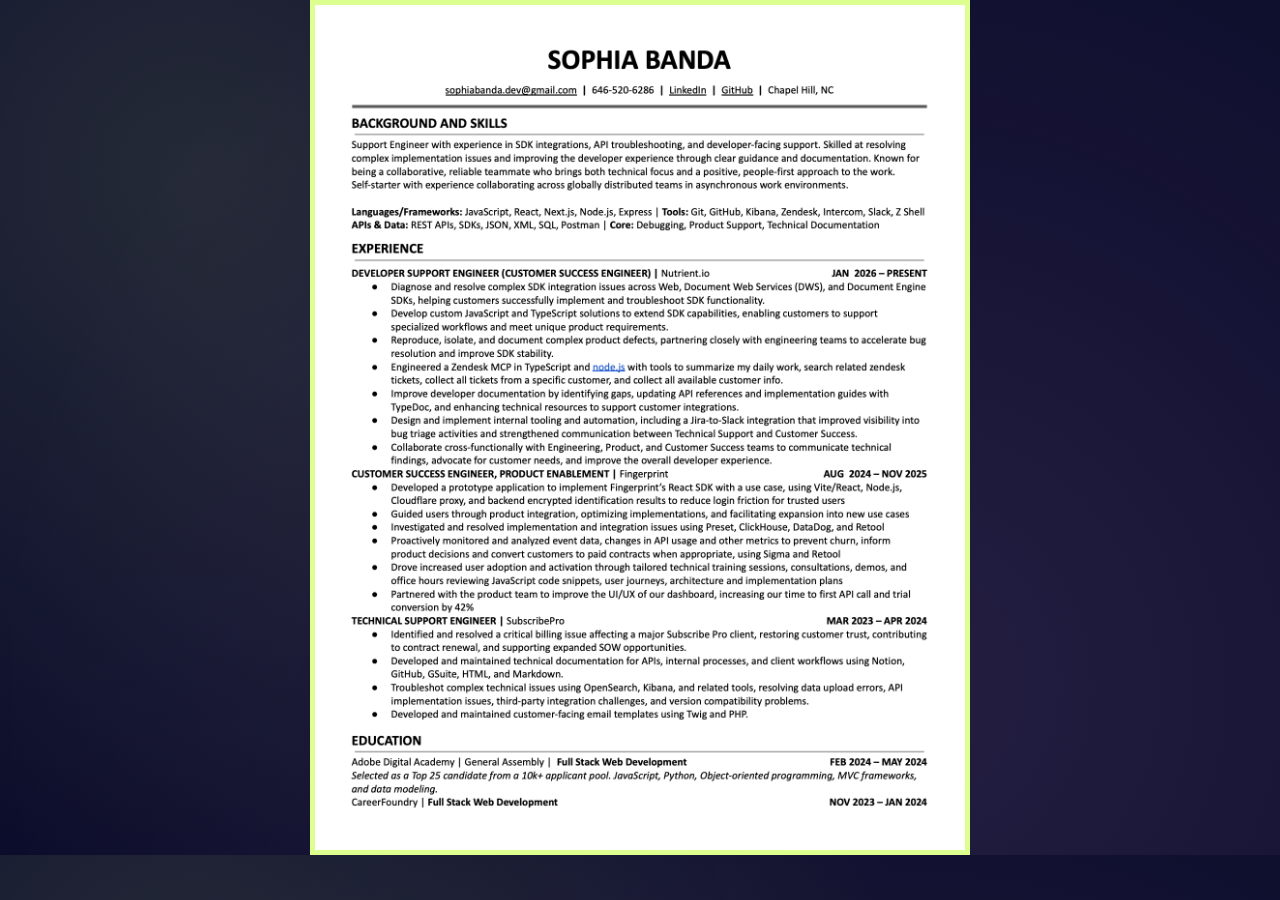
<file: resume.html>
<!DOCTYPE html>
<html lang="en">

<head>
    <meta charset="UTF-8">
    <meta name="viewport" content="width=device-width, initial-scale=1.0">
    <link rel="shortcut icon" href="assets/sugar-skull-favicon.png"
        type="image/x-icon">

    <link rel="stylesheet" href="style.css">
    <title>Banda Resume</title>
</head>

<body id="resume-container">
    <img src="assets/resume/resume_screencap.png"
        alt="A screen capture of Mrs. Banda's resume">
</body>

</html>
</file>
<file: style.css>
:root {
    --main: #0b0c2b;
    --secondary: #dba5e4;
    --dark-highlight: #194438;
    --highlight: #ddff8f;
    --highlight-secondary: #f2211d;
    --border-radius: 5px;
    --enhance-panel: rgba(11, 12, 43, 0.78);
    --enhance-line: rgba(221, 255, 143, 0.22);
    --enhance-shadow: 0 18px 50px rgba(0, 0, 0, 0.24);
}

@font-face {
    font-family: 'Victor Mono';
    font-weight: 100 - 700;
    src: url('assets/fonts/Jost-VariableFont_wght.ttf');
}

* {
    font-family: 'Victor Mono';
    margin: 0;
    padding: 0;
    box-sizing: border-box;
    color: var(--secondary);
    font-weight: 400;
    list-style: none;
}

html {
    scroll-padding-top: 88px;
    scroll-behavior: smooth;
}

body {
    height: 100%;
    background-color: var(--main);
    scroll-padding-top: 88px;
    overflow-x: clip;
    height: auto;
    min-height: 100%;
    background-image:
        radial-gradient(
            circle at 15% 20%,
            rgba(221, 255, 143, 0.12),
            transparent 40rem
        ),
        radial-gradient(
            circle at 70% 80%,
            rgba(219, 165, 228, 0.12),
            transparent 50rem
        );
}

body::before {
    /* scroll-progress bar*/
    background: var(--highlight);
    content: '';
    height: 3px;
    left: 0;
    position: fixed;
    top: 0;
    /* JavaScript updates this custom property from 0 to 1 while scrolling. */
    transform: scaleX(var(--scroll-progress, 0));
    transform-origin: left center;
    transition: transform 120ms linear;
    width: 100%;
    z-index: 20;
}

nav {
    /* Turns the original nav into a floating, glass-like control surface. */
    backdrop-filter: blur(16px);
    background: var(--enhance-panel);
    border: 1px solid var(--enhance-line);
    border-radius: 999px;
    box-shadow: var(--enhance-shadow);
    /* Auto margins keep it centered, including on narrow mobile screens. */
    left: auto;
    margin: 0 auto;
    max-width: 760px;
    padding: 7px;
    position: sticky;
    top: 14px;
    transform: none;
    width: min(calc(100% - 28px), 760px);
    z-index: 10;
}

nav ul {
    display: flex;
    list-style: none;
    justify-content: space-around;
    gap: 4px;
    margin: 0;
}

nav li {
    border: 0;
    flex: 1;
}

nav a {
    border-radius: 999px;
    display: block;
    padding: 9px 12px;
    text-align: center;
    transition:
        background-color 180ms ease,
        color 180ms ease,
        transform 180ms ease;
    color: var(--highlight);
}

nav a[aria-current='true']:not(:hover):not(:focus-visible) {
    /* JavaScript marks the section currently in view; focus gets the same
       treatment without overriding an active hover state. */
    background: var(--highlight);
    color: var(--main);
    outline: none;
}

nav a:hover,
nav a:focus-visible {
    /* Hover and keyboard focus temporarily take priority over the green
       section state, so the red interaction state can turn on and off cleanly. */
    background: rgba(242, 33, 29, 0.82);
    color: var(--main);
    outline: none;
    transform: translateY(-2px);
}

a,
a:visited {
    text-decoration: none;
}

h1 {
    margin-bottom: 8vh;
    margin-right: 10vw;
    font-size: 4vh;
    text-shadow: 1px 1px var(--highlight);
}

h2 {
    text-shadow: 0.5px 0.5px var(--highlight);
}

h3 {
    font-size: x-large;
}

h4 {
    border-bottom: 1px solid var(--highlight);
    margin-bottom: 1vh;
}

header {
    height: 35vh;
    display: flex;
    justify-content: center;
    align-items: end;
    border-top: 5px solid var(--highlight);
    border-bottom: 5px solid var(--highlight);
    margin: 3vh 0 3vh 0;
    position: relative;
}

svg {
    max-height: 30vh;
}

hr {
    width: 65vw;
    background: linear-gradient(to right, var(--highlight), var(--main));
    height: 2px;
    border: none;
    margin-bottom: 3vh;
}

.category {
    font-weight: 300;
    border: 1px solid var(--highlight-secondary);
    border-radius: 55%;
}

.resume-item {
    border: 1px solid transparent;
    position: relative;
    transition:
        opacity 500ms ease,
        transform 500ms ease,
        border-color 300ms ease,
        background-color 300ms ease;
}

.js-enhanced .resume-item {
    /* Only apply the hidden starting state when the enhancement script loaded;
       content remains visible if JavaScript is unavailable. */
    opacity: 0;
    transform: translateY(22px);
}

.js-enhanced .resume-item.is-visible {
    /* The observer adds this class once an entry enters the viewport. */
    opacity: 1;
    transform: translateY(0);
}

.resume-item.in-focus {
    /* Preserves and sharpens the original script's in-focus treatment. */
    border-color: var(--enhance-line);
}

section {
    padding: 10px;
    display: flex;
    flex-direction: column;
}

p {
    margin-bottom: 1vh;
}

#skills {
    display: flex;
    flex-wrap: wrap;
    justify-content: space-evenly;
    align-items: center;
    margin-top: 5%;
    gap: 10px;
}

#skills > li {
    justify-content: space-evenly;
    border: 1px solid var(--enhance-line);
    border-radius: 999px;
    padding: 6px 10px;
    transition:
        border-color 180ms ease,
        color 180ms ease,
        transform 180ms ease;
}

#skills > li:hover {
    /* A playful tilt and lift gives the tags a little personality. */
    border-color: var(--highlight);
    color: var(--highlight);
    transform: rotate(-2deg) translateY(-3px);
}

.resume-item {
    padding: 15px;
    margin-bottom: 5vh;
    transition:
        background-color 1s ease,
        box-shadow 1.5s ease;
}

.resume-item.in-focus {
    background-color: var(--main);
    box-shadow: inset 20px 20px 100px var(--dark-highlight);
    border-radius: 5px;
}

#contact-links {
    display: flex;
    align-items: center;
    justify-content: center;
    gap: 3vw;
    flex-wrap: wrap;
}

#contact-links a {
    /* Gives links a clear animated underline target on interaction. */
    border-bottom: 1px solid transparent;
    padding: 8px 2px;
    transition:
        border-color 180ms ease,
        color 180ms ease,
        transform 180ms ease;
}

#contact-links a:hover,
#contact-links a:focus-visible {
    /* Hover and keyboard focus share one visible interaction state. */
    border-color: var(--highlight);
    color: var(--highlight);
    transform: translateY(-2px);
}

.star {
    color: var(--highlight-secondary);
}

#back-to-top {
    /* This button is created by enhancements.js and stays hidden until the
       visitor has scrolled far enough to benefit from it. */
    align-items: center;
    background: var(--highlight);
    border: 0;
    border-radius: 50%;
    bottom: 20px;
    box-shadow: var(--enhance-shadow);
    color: var(--main);
    cursor: pointer;
    display: flex;
    font-size: 1.1rem;
    height: 42px;
    justify-content: center;
    opacity: 0;
    pointer-events: none;
    position: fixed;
    right: 20px;
    transform: translateY(10px);
    transition:
        opacity 180ms ease,
        transform 180ms ease;
    width: 42px;
    z-index: 9;
}

#back-to-top.is-visible {
    /* JavaScript toggles this class after roughly 70% of one viewport. */
    opacity: 1;
    pointer-events: auto;
    transform: translateY(0);
}

#back-to-top:focus-visible {
    /* Keeps keyboard focus visible against the bright button background. */
    outline: 2px solid var(--highlight-secondary);
    outline-offset: 3px;
}

footer {
    height: 5vh;
    margin-top: 15vh;
    text-align: center;
}

#resume-container {
    display: flex;
    flex-direction: column;
    align-items: center;
    justify-content: center;
    overflow-y: scroll;
}

#resume-container img {
    border: 5px solid var(--highlight);
    max-height: 95vh;
    max-width: 95vw;
}

@media (hover: hover) and (pointer: fine) {
    nav a:hover {
        background: var(--highlight-secondary);
    }
}

@media (max-width: 600px) {
    /* Reduce nav and floating-button dimensions on small screens. */
    nav a {
        font-size: 0.72rem;
        padding: 8px 4px;
    }

    header::after {
        right: 8%;
    }

    #back-to-top {
        bottom: 14px;
        right: 14px;
    }
}

@media (prefers-reduced-motion: reduce) {
    /* Respect the user's operating-system motion preference. */
    html {
        scroll-behavior: auto;
    }

    *,
    *::before,
    *::after {
        scroll-behavior: auto !important;
        transition-duration: 0.01ms !important;
    }

    .js-enhanced .resume-item {
        opacity: 1;
        transform: none;
    }

    .waving {
        animation: none;
    }
}

/* Laptop/ desktop */
@media (min-width: 1280px) {
    * {
        font-size: large;
    }
    header {
        height: 90vh;
    }
    section {
        margin-top: 70px;
        margin-right: 25%;
        margin-left: 25%;
    }
    hr {
        width: 25vw;
    }
    h1 {
        font-size: 8vh;
        text-shadow: 2px 1px var(--highlight);
    }
    h2 {
        font-size: 1.75em;
        text-shadow: 1px 0.5px var(--highlight);
    }

    h3,
    a {
        font-size: x-large;
    }
}

/* Animations */
.wave {
    display: inline-block; /* Required for transform scaling/rotation */
    transform-origin: 70% 70%; /* Pivot point near the bottom-left of the wrist */
}

.waving {
    animation-name: wave-animation; /* Refers to the keyframes below */
    animation-duration: 2.5s; /* Time it takes to complete one loop */
    animation-iteration-count: 2; /* Keep waving indefinitely */
}

@keyframes wave-animation {
    0% {
        transform: rotate(0deg);
    }
    10% {
        transform: rotate(14deg);
    }
    20% {
        transform: rotate(-8deg);
    }
    30% {
        transform: rotate(14deg);
    }
    40% {
        transform: rotate(-4deg);
    }
    50% {
        transform: rotate(10deg);
    }
    60% {
        transform: rotate(0deg);
    }
    100% {
        transform: rotate(0deg);
    }
}
</file>
